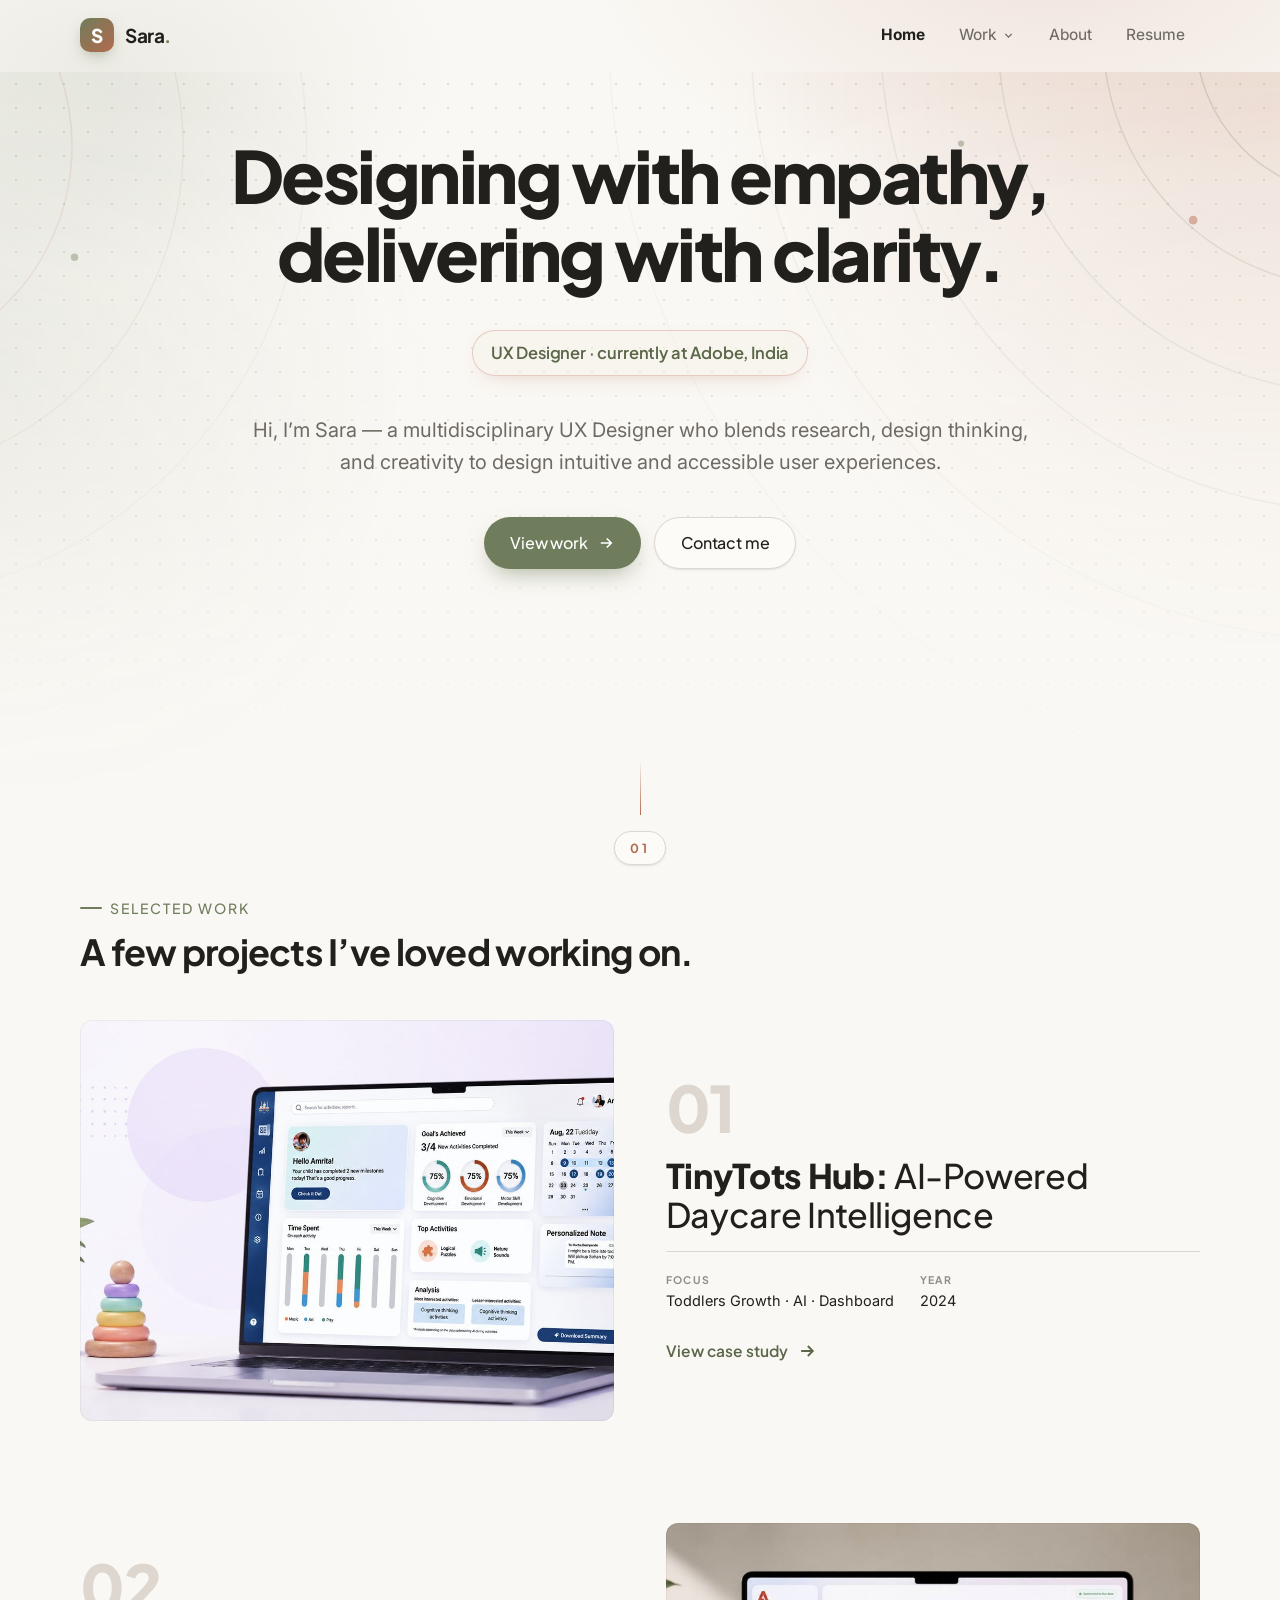
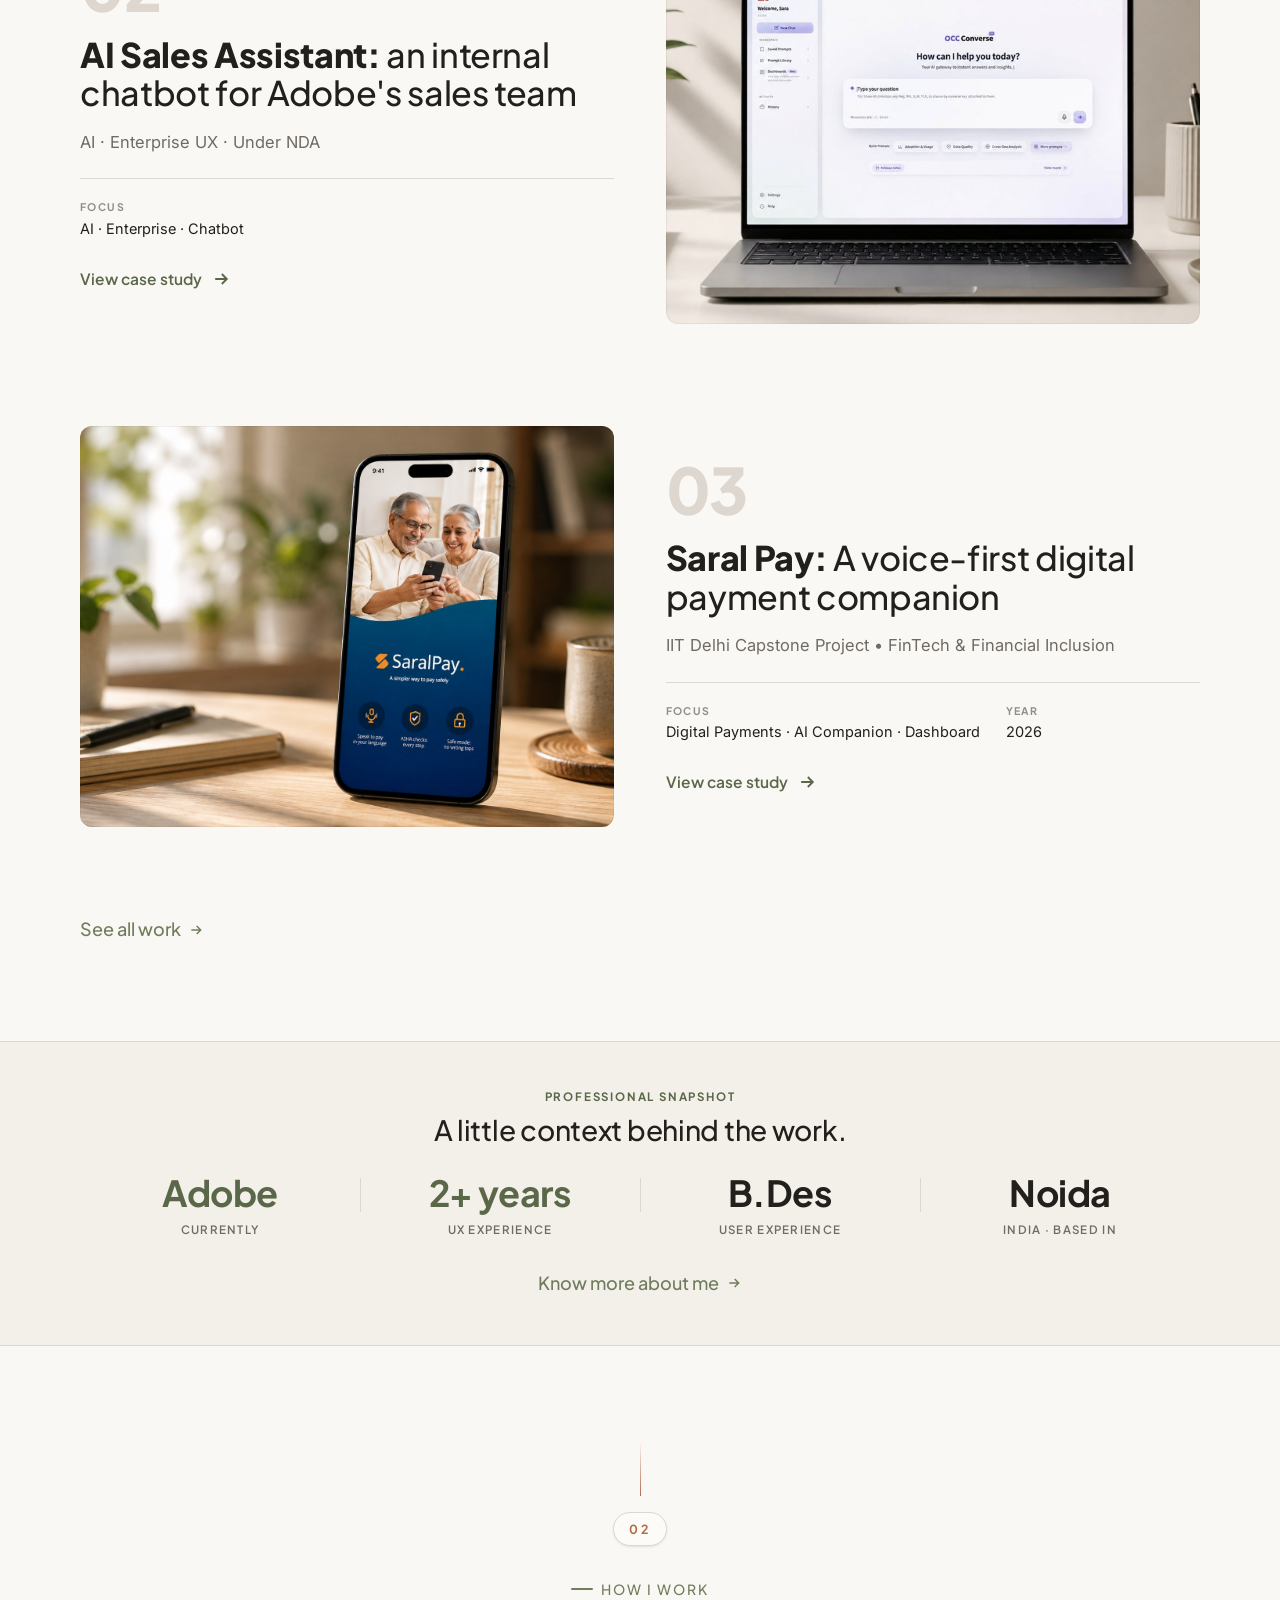
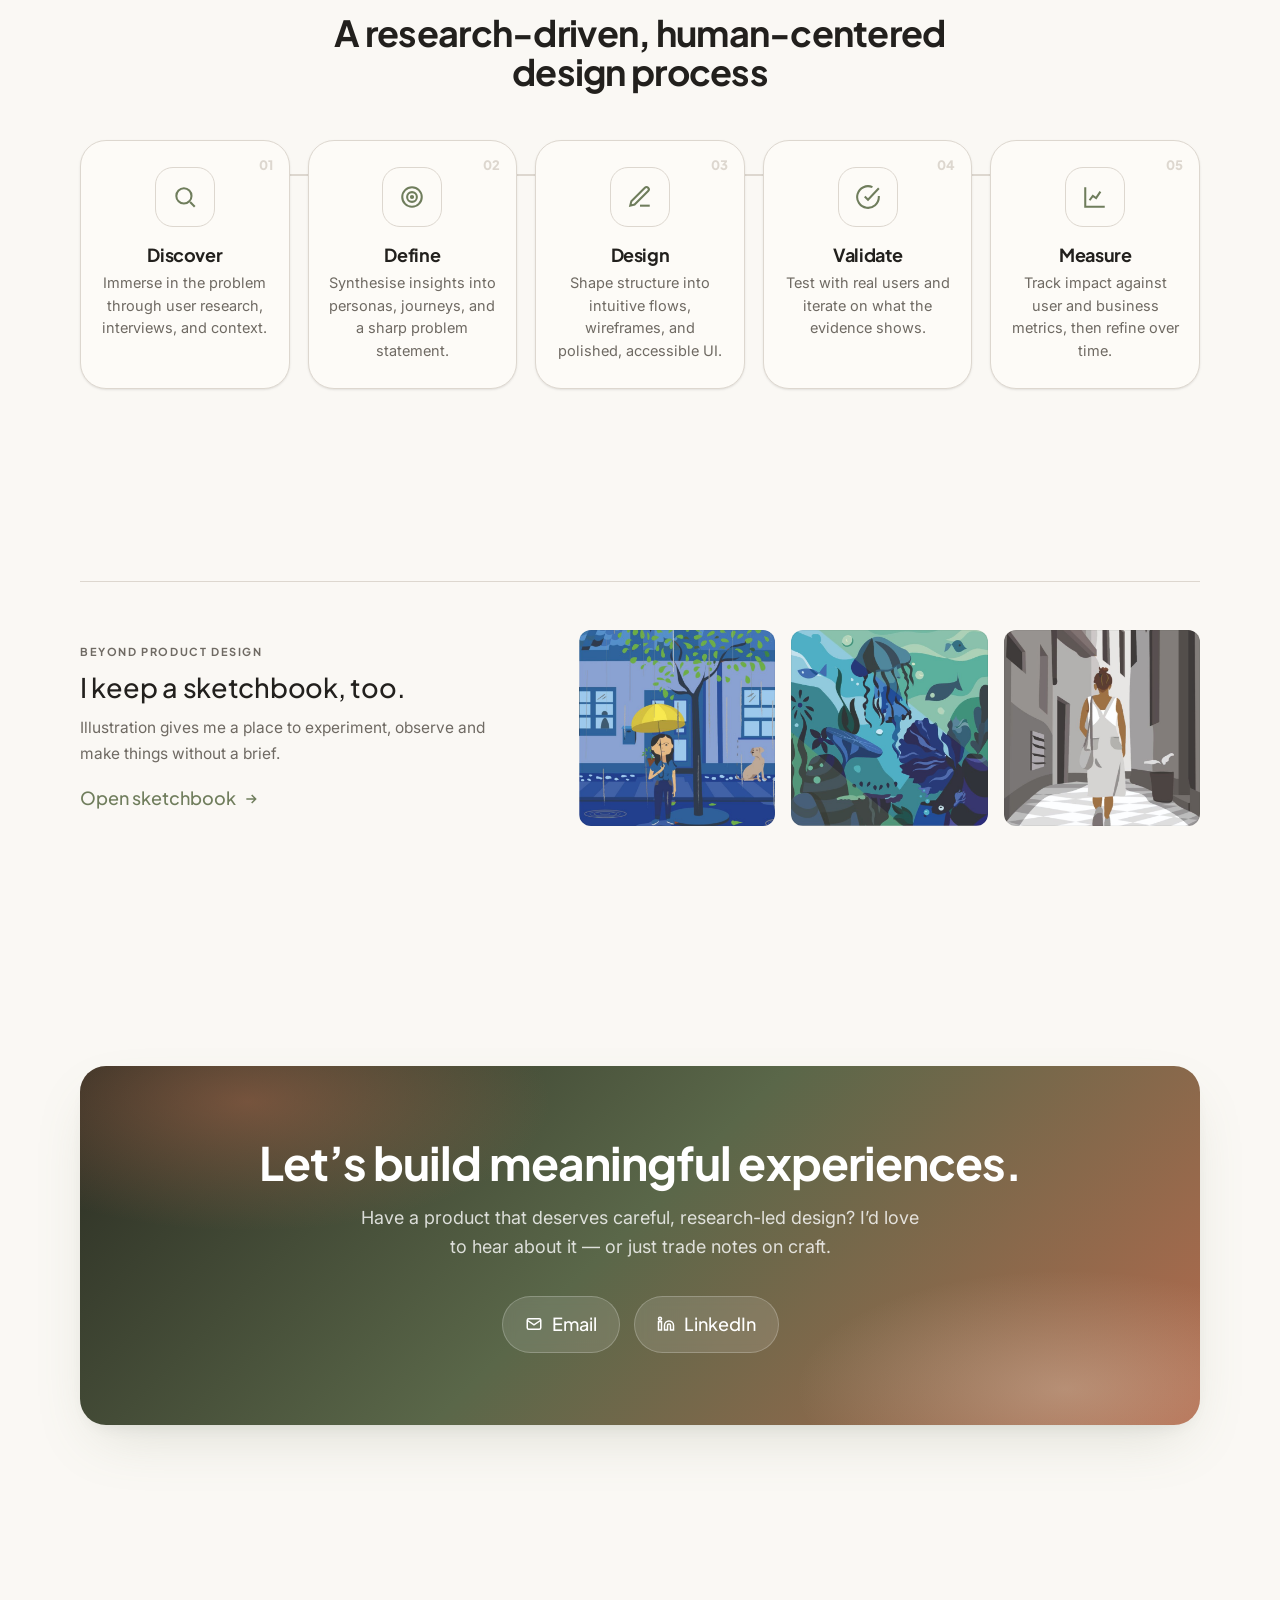
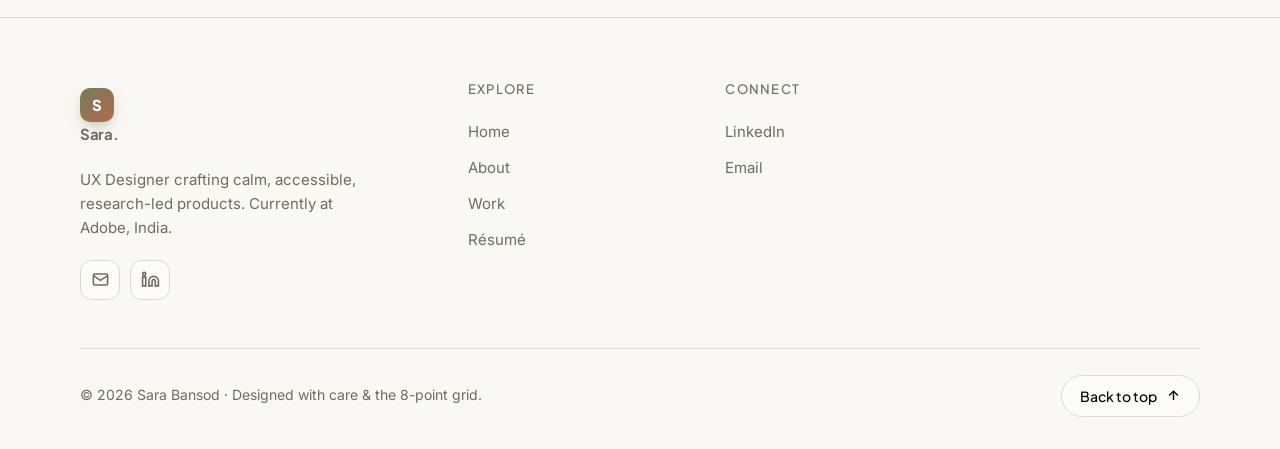
<file: site/index.html>
<!DOCTYPE html>
<html lang="en">
<head>
<meta charset="UTF-8" />
<meta name="viewport" content="width=device-width, initial-scale=1.0" />
<title>Sara Bansod — UX Designer Portfolio</title>
<meta name="description" content="Portfolio of Sara Bansod, UX Designer. Case studies in research-led product design, design systems, and accessible interfaces." />

<link rel="preconnect" href="https://fonts.googleapis.com" />
<link rel="preconnect" href="https://fonts.gstatic.com" crossorigin />
<link href="https://fonts.googleapis.com/css2?family=Inter:wght@400;450;500;600;700&family=Plus+Jakarta+Sans:wght@400;500;600;700;800&display=swap" rel="stylesheet" />
<link href="https://api.fontshare.com/v2/css?f[]=satoshi@400,500,700,900&display=swap" rel="stylesheet" />

<link rel="icon" href="data:image/svg+xml,%3Csvg xmlns='http://www.w3.org/2000/svg' viewBox='0 0 64 64'%3E%3Crect width='64' height='64' rx='14' fill='%23B46A4D'/%3E%3Ctext x='32' y='45' font-family='Georgia,serif' font-size='38' font-weight='700' fill='%23fff' text-anchor='middle'%3ES%3C/text%3E%3C/svg%3E" />
<link rel="stylesheet" href="style.css">
</head>
<body>

<!-- ===================== NAV ===================== -->
<header class="nav" id="nav">
  <div class="container">
    <a class="logo" href="#home" data-nav>
      <span class="logo-mark">S</span>
      <span>Sara<span style="color:var(--primary)">.</span></span>
    </a>
    <nav class="nav-links" id="navLinks" aria-label="Primary">
      <a href="#home" data-nav>Home</a>
      <div class="nav-dd">
        <a href="#work" data-nav data-tab="ux" class="nav-dd-toggle">Work
          <svg class="dd-caret" viewBox="0 0 24 24" fill="none" stroke="currentColor" stroke-width="2.4"><path d="m6 9 6 6 6-6"/></svg></a>
        <div class="nav-dd-menu">
          <a href="#work" data-nav data-tab="ux">UX Design</a>
          <a href="#work" data-nav data-tab="ink">Sketchbook</a>
        </div>
      </div>
      <a href="#about" data-nav>About</a>
      <a href="#about" data-nav data-scroll="resume">Resume</a>
    </nav>
    <div class="nav-cta">
      <button class="nav-toggle" id="navToggle" aria-label="Toggle menu" aria-expanded="false"><span></span></button>
    </div>
  </div>
</header>

<main id="app">

<!-- ============================================================
     HOME
     ============================================================ -->
<section class="page active" id="page-home">

  <!-- HERO -->
  <div class="hero">
    <div class="hero-bg" id="heroBg" aria-hidden="true">
      <div class="hb-dots"></div>
      <svg class="hb-art" viewBox="0 0 1440 720" preserveAspectRatio="xMidYMin slice" xmlns="http://www.w3.org/2000/svg">
        <defs>
          <radialGradient id="hbG1" cx="50%" cy="50%" r="50%">
            <stop offset="0" stop-color="#B46A4D" stop-opacity=".16"/><stop offset="1" stop-color="#B46A4D" stop-opacity="0"/>
          </radialGradient>
          <radialGradient id="hbG2" cx="50%" cy="50%" r="50%">
            <stop offset="0" stop-color="#6F7D5C" stop-opacity=".15"/><stop offset="1" stop-color="#6F7D5C" stop-opacity="0"/>
          </radialGradient>
        </defs>
        <circle cx="1230" cy="30" r="450" fill="url(#hbG1)"/>
        <circle cx="150" cy="240" r="400" fill="url(#hbG2)"/>
        <g class="hb-ring">
          <circle cx="1300" cy="-30" r="130" opacity=".24"/>
          <circle cx="1300" cy="-30" r="205" opacity=".19"/>
          <circle cx="1300" cy="-30" r="290" opacity=".15"/>
          <circle cx="1300" cy="-30" r="385" opacity=".11"/>
          <circle cx="1300" cy="-30" r="490" opacity=".08"/>
          <circle cx="1300" cy="-30" r="605" opacity=".055"/>
        </g>
        <g class="hb-ring2">
          <circle cx="80" cy="60" r="100" opacity=".20"/>
          <circle cx="80" cy="60" r="180" opacity=".14"/>
          <circle cx="80" cy="60" r="270" opacity=".10"/>
          <circle cx="80" cy="60" r="370" opacity=".065"/>
        </g>
        <circle cx="1168" cy="120" r="3.5" fill="#B46A4D" opacity=".55"/>
        <circle cx="262" cy="150" r="3" fill="#6F7D5C" opacity=".5"/>
        <circle cx="980" cy="58" r="2.5" fill="#6F7D5C" opacity=".45"/>
        <circle cx="1360" cy="300" r="2.5" fill="#B46A4D" opacity=".4"/>
      </svg>
    </div>
    <div class="container hero-grid">
      <div class="hero-copy">
        <h1 class="h-hero reveal d1">Designing with empathy, delivering with clarity.</h1>
        <div class="hero-role reveal d2"><mark class="hl">UX Designer · currently at Adobe, India</mark></div>
        <p class="lead reveal d2">Hi, I’m Sara — a multidisciplinary UX Designer who blends research, design thinking, and creativity to design intuitive and accessible user experiences.</p>
        <div class="hero-cta reveal d3">
          <a href="#work" data-nav data-tab="ux" class="btn btn-primary cta-underline"><span>View work</span>
            <svg viewBox="0 0 24 24" fill="none" stroke="currentColor" stroke-width="2.2"><path d="M5 12h14M13 6l6 6-6 6"/></svg>
            <svg class="u-draw" viewBox="0 0 200 12" preserveAspectRatio="none" aria-hidden="true"><path d="M3 8 C 40 3, 80 11, 120 6 S 180 3, 197 7"/></svg></a>
          <a href="#contact-anchor" data-nav data-scroll="contact" class="btn btn-ghost">Contact me</a>
        </div>
      </div>

    </div>
  </div>


  <!-- FEATURED PROJECTS -->
  <div class="section">
    <div class="container">
      <div class="chapter reveal"><span class="ch-line"></span><span class="ch-num">01</span></div>
      <div class="section-head reveal">
        <span class="eyebrow">Selected work</span>
        <h2 class="h-section">A few projects I’ve loved working on.</h2>
      </div>
      <div class="feat-list" id="featuredGrid"><!-- injected --></div>
      <div style="margin-top:clamp(48px,7vw,88px)"><a href="#work" data-nav data-tab="ux" class="btn-link">See all work
        <svg viewBox="0 0 24 24" fill="none" stroke="currentColor" stroke-width="2.2"><path d="M5 12h14M13 6l6 6-6 6"/></svg></a></div>
    </div>
  </div>

  <!-- PROFESSIONAL STATS -->
  <div class="snapshot-band">
    <div class="section">
      <div class="container">
        <div class="prostats reveal">
          <div class="ps-head">
            <p class="ps-eyebrow">Professional snapshot</p>
            <h2 class="ps-title">A little context behind the work.</h2>
          </div>
          <div class="ps-row">
            <div class="ps-item lead-stat"><p class="ps-v">Adobe</p><p class="ps-k">Currently</p></div>
            <div class="ps-item lead-stat"><p class="ps-v">2+ years</p><p class="ps-k">UX experience</p></div>
            <div class="ps-item"><p class="ps-v">B.Des</p><p class="ps-k">User experience</p></div>
            <div class="ps-item"><p class="ps-v">Noida</p><p class="ps-k">India · Based in</p></div>
          </div>
          <div class="ps-cta"><a href="#about" data-nav class="btn-link">Know more about me
            <svg viewBox="0 0 24 24" fill="none" stroke="currentColor" stroke-width="2.2"><path d="M5 12h14M13 6l6 6-6 6"/></svg></a></div>
        </div>
      </div>
    </div>
  </div>

  <!-- DESIGN PROCESS -->
  <div class="section">
    <div class="container">
      <div class="chapter reveal"><span class="ch-line"></span><span class="ch-num">02</span></div>
      <div class="section-head center reveal">
        <span class="eyebrow" style="justify-content:center">How I work</span>
        <h2 class="h-section">A research-driven, human-centered design process</h2>
      </div>
      <div class="proc-grid">
        <div class="proc-line"></div>
        <div class="proc card reveal">
          <span class="num">01</span>
          <div class="pic"><svg viewBox="0 0 24 24" fill="none" stroke="currentColor" stroke-width="1.9"><circle cx="11" cy="11" r="7"/><path d="m21 21-4.3-4.3"/></svg></div>
          <h4>Discover</h4><p>Immerse in the problem through user research, interviews, and context.</p>
        </div>
        <div class="proc card reveal d1">
          <span class="num">02</span>
          <div class="pic"><svg viewBox="0 0 24 24" fill="none" stroke="currentColor" stroke-width="1.9"><circle cx="12" cy="12" r="9"/><circle cx="12" cy="12" r="4.5"/><circle cx="12" cy="12" r="1"/></svg></div>
          <h4>Define</h4><p>Synthesise insights into personas, journeys, and a sharp problem statement.</p>
        </div>
        <div class="proc card reveal d2">
          <span class="num">03</span>
          <div class="pic"><svg viewBox="0 0 24 24" fill="none" stroke="currentColor" stroke-width="1.9"><path d="M12 20h9"/><path d="M16.5 3.5a2.12 2.12 0 0 1 3 3L7 19l-4 1 1-4Z"/></svg></div>
          <h4>Design</h4><p>Shape structure into intuitive flows, wireframes, and polished, accessible UI.</p>
        </div>
        <div class="proc card reveal d3">
          <span class="num">04</span>
          <div class="pic"><svg viewBox="0 0 24 24" fill="none" stroke="currentColor" stroke-width="1.9"><path d="M22 11.1V12a10 10 0 1 1-5.9-9.1"/><path d="M22 4 12 14.5l-3-3"/></svg></div>
          <h4>Validate</h4><p>Test with real users and iterate on what the evidence shows.</p>
        </div>
        <div class="proc card reveal d4">
          <span class="num">05</span>
          <div class="pic"><svg viewBox="0 0 24 24" fill="none" stroke="currentColor" stroke-width="1.9"><path d="M3 3v18h18"/><path d="M7 15l3-4 3 2 4-6"/></svg></div>
          <h4>Measure</h4><p>Track impact against user and business metrics, then refine over time.</p>
        </div>
      </div>
    </div>
  </div>

    <!-- SKETCHBOOK TEASER -->
  <div class="section">
    <div class="container">
      <div class="sk-teaser reveal">
        <div class="skt-grid">
          <div class="skt-text">
            <p class="skt-eyebrow">Beyond product design</p>
            <h3>I keep a sketchbook, too.</h3>
            <p class="skt-copy">Illustration gives me a place to experiment, observe and make things without a brief.</p>
            <a href="#work" data-nav data-tab="ink" class="btn-link">Open sketchbook
              <svg viewBox="0 0 24 24" fill="none" stroke="currentColor" stroke-width="2.2"><path d="M5 12h14M13 6l6 6-6 6"/></svg></a>
          </div>
          <div class="skt-art" id="sktArt"><!-- injected --></div>
        </div>
      </div>
    </div>
  </div>

  <!-- CONTACT CTA -->
  <div class="section" id="contact-anchor">
    <div class="container">
      <div class="cta-band reveal">
        <h2>Let’s build meaningful experiences.</h2>
        <p>Have a product that deserves careful, research-led design? I’d love to hear about it — or just trade notes on craft.</p>
        <div class="cta-links">
          <a href="mailto:sara24work@gmail.com"><svg viewBox="0 0 24 24" fill="none" stroke="currentColor" stroke-width="2"><rect x="3" y="5" width="18" height="14" rx="2"/><path d="m3 7 9 6 9-6"/></svg>Email</a>
          <a href="https://www.linkedin.com/in/sara-bansod" target="_blank" rel="noopener"><svg viewBox="0 0 24 24" fill="none" stroke="currentColor" stroke-width="2"><path d="M16 8a6 6 0 0 1 6 6v6h-4v-6a2 2 0 0 0-4 0v6h-4v-6a6 6 0 0 1 6-6zM2 9h4v11H2zM4 3a2 2 0 1 1 0 4 2 2 0 0 1 0-4z"/></svg>LinkedIn</a>
        </div>
      </div>
    </div>
  </div>
</section>

<!-- ============================================================
     ABOUT
     ============================================================ -->
<section class="page" id="page-about">
  <div class="container">

    <!-- CONVERSATIONAL INTRO -->
    <div class="about-intro reveal">
      <div class="a-photo"><img src="assets/img-01.jpg" alt="Sara Bansod"/><svg class="a-mark" viewBox="0 0 52 52" aria-hidden="true"><path d="M8 30 C 12 14, 30 8, 44 14 M40 9 l5 5 -6 4"/></svg></div>
      <div>
        <h1 class="a-hi">Hi, I&rsquo;m Sara. <span class="wave">&#128075;</span></h1>
        <div class="a-text">
          <p>I&rsquo;m a <strong>multidisciplinary UX Designer</strong> who enjoys bringing clarity to complexity. Through research, strategy, and creative exploration, I design intuitive and accessible experiences that balance what people need with what businesses aim to achieve. Exploring Customer Experience (CX) has further shaped my perspective, encouraging me to look at each interaction as part of a larger, connected journey.</p>
          <a href="#" class="btn btn-primary btn-sm a-resume" data-resume>
            <svg viewBox="0 0 24 24" fill="none" stroke="currentColor" stroke-width="2"><path d="M12 3v12m0 0 4-4m-4 4-4-4M4 21h16"/></svg>Download r&eacute;sum&eacute; (PDF)</a>
        </div>
      </div>
    </div>

    <!-- PRINCIPLES -->
    <div class="principles">
      <div class="section-head reveal"><span class="eyebrow">Approach</span><h2 class="h-section">What shapes how I design</h2></div>
      <div class="pr-grid">
        <div class="pr reveal"><span class="pr-n">01</span><h3>Making complexity understandable</h3><p>Design Thinking, for me, is about transforming complex challenges into intuitive, impactful solutions &mdash; not simplifying the problem, but making it easy to act on.</p></div>
        <div class="pr reveal d1"><span class="pr-n">02</span><h3>Designing around real user needs</h3><p>I solve at the intersection of user needs and business goals, combining user empathy with an understanding of business processes so the outcome creates value on both sides.</p></div>
        <div class="pr reveal"><span class="pr-n">03</span><h3>Thinking beyond individual screens</h3><p>Exploring Customer Experience broadened my perspective beyond individual interactions to the end-to-end journey &mdash; I design the flow, not just the frame.</p></div>
        <div class="pr reveal d1"><span class="pr-n">04</span><h3>Combining research and creative exploration</h3><p>I blend research, strategy and creativity &mdash; grounding decisions in what I learn, then exploring openly to find the intuitive path through.</p></div>
      </div>
    </div>
  </div>

<!-- EDUCATION + EXPERIENCE -->
  <div class="section">
    <div class="container two-col">
      <div class="reveal">
        <span class="eyebrow">Education</span>
        <h2 class="h-section" style="margin:14px 0 30px">Where I learned the craft</h2>
        <div class="timeline">
          <div class="tl-item">
            <div class="tl-when">2020 — 2024</div>
            <h4>B.Des in User Experience</h4>
            <div class="tl-org">Symbiosis Institute of Design</div>
          </div>
          <div class="tl-item">
            <div class="tl-when">Mar 2026 — Sep 2026</div>
            <h4>AI-led Innovation Certification</h4>
            <div class="tl-org">IIT Delhi</div>
          </div>
        </div>
      </div>
      <div class="reveal d1">
        <span class="eyebrow">Experience</span>
        <h2 class="h-section" style="margin:14px 0 30px">Where I’ve shipped</h2>
        <div class="timeline">
          <div class="tl-item">
            <div class="tl-when">2024 — Present · Full-time</div>
            <h4>UX Designer</h4>
            <div class="tl-org">Adobe · India</div>
            <ul class="dots">
              <li>Design end-to-end product experiences, from research through polished UI.</li>
            </ul>
          </div>
          <div class="tl-item">
            <div class="tl-when">2024 · Internship</div>
            <h4>UX Intern</h4>
            <div class="tl-org">DISQ by TCS</div>
            <ul class="dots">
              <li>Supported UX research and interface design across product features.</li>
            </ul>
          </div>
          <div class="tl-item">
            <div class="tl-when">2023 · Internship</div>
            <h4>UX Intern</h4>
            <div class="tl-org">Adobe</div>
            <ul class="dots">
              <li>Contributed to design explorations, prototyping, and usability testing.</li>
            </ul>
          </div>
        </div>
      </div>
    </div>
  </div>

  <!-- TOOLS -->
  <div class="section">
    <div class="container">
      <div class="section-head reveal"><span class="eyebrow">Toolkit</span><h2 class="h-section">Tools I reach for</h2></div>
      <div class="tools-grid" id="toolsGrid"><!-- injected --></div>
    </div>
  </div>

  <!-- SKILLS -->
  <div class="section" style="padding-top:0">
    <div class="container">
      <div class="section-head reveal"><span class="eyebrow">Strengths</span><h2 class="h-section">What I bring to a team</h2></div>
      <div class="skill-cloud reveal d1" id="skillsWrap"></div>
    </div>
  </div>

  <!-- OUTSIDE PRODUCT DESIGN -->
  <div class="section" style="padding-top:0">
    <div class="container">
      <div class="outside" style="border-top:none;padding-top:0">
        <div class="section-head reveal"><span class="eyebrow">Beyond the screen</span><h2 class="h-section">Outside product design</h2></div>
        <div class="out-grid reveal">
          <div class="out-copy">
            <p>When I&rsquo;m not designing products, I&rsquo;m usually illustrating. It&rsquo;s a creative practice that keeps my eye sharp &mdash; a space to experiment, observe, and think visually &mdash; and it feeds the same curiosity and craft I bring to research and creative exploration in my UX work.</p>
            <a href="#work" data-nav data-tab="ink" class="btn-link">Open the sketchbook
              <svg viewBox="0 0 24 24" fill="none" stroke="currentColor" stroke-width="2.2"><path d="M5 12h14M13 6l6 6-6 6"/></svg></a>
          </div>
          <div class="out-art">
            <figure><img src="assets/img-02.jpg" alt="The Yellow Umbrella" loading="lazy"/></figure>
            <figure><img src="assets/img-03.jpg" alt="One Afternoon" loading="lazy"/></figure>
          </div>
        </div>
      </div>
    </div>
  </div>

  <!-- CONTACT (about page) -->
  <div class="section" id="contact-section">
    <div class="container">
      <div class="section-head reveal"><span class="eyebrow">Contact</span><h2 class="h-section">Say hello</h2>
        <p class="lead">Tell me a little about your project or role. I usually reply within a day or two.</p></div>
      <div class="contact-grid">
        <div class="contact-info reveal">
          <div class="row"><span class="ci"><svg viewBox="0 0 24 24" fill="none" stroke="currentColor" stroke-width="2"><rect x="3" y="5" width="18" height="14" rx="2"/><path d="m3 7 9 6 9-6"/></svg></span><div><div class="k">Email</div><div class="v">sara24work@gmail.com</div></div></div>
          <div class="row"><span class="ci"><svg viewBox="0 0 24 24" fill="none" stroke="currentColor" stroke-width="2"><path d="M16 8a6 6 0 0 1 6 6v6h-4v-6a2 2 0 0 0-4 0v6h-4v-6a6 6 0 0 1 6-6zM2 9h4v11H2zM4 3a2 2 0 1 1 0 4 2 2 0 0 1 0-4z"/></svg></span><div><div class="k">LinkedIn</div><div class="v"><a href="https://www.linkedin.com/in/sara-bansod" target="_blank" rel="noopener" style="color:inherit;text-decoration:none">/in/sara-bansod</a></div></div></div>
          <div class="row"><span class="ci"><svg viewBox="0 0 24 24" fill="none" stroke="currentColor" stroke-width="2"><path d="M20 10c0 6-8 11-8 11s-8-5-8-11a8 8 0 0 1 16 0Z"/><circle cx="12" cy="10" r="3"/></svg></span><div><div class="k">Location</div><div class="v">Noida, India</div></div></div>
        </div>
        <form class="glass form reveal d1" id="contactForm" novalidate>
          <div class="field"><label for="cf-name">Name</label><input id="cf-name" name="name" type="text" placeholder="Your name" /><div class="msg">Please enter your name.</div></div>
          <div class="field"><label for="cf-email">Email</label><input id="cf-email" name="email" type="email" placeholder="you@company.com" /><div class="msg">Please enter a valid email.</div></div>
          <div class="field"><label for="cf-msg">Message</label><textarea id="cf-msg" name="message" placeholder="What are you working on?"></textarea><div class="msg">Please add a short message.</div></div>
          <button type="submit" class="btn btn-primary" style="width:100%">Send message
            <svg viewBox="0 0 24 24" fill="none" stroke="currentColor" stroke-width="2"><path d="m22 2-7 20-4-9-9-4Z"/><path d="M22 2 11 13"/></svg></button>
          <div class="form-note" id="formNote">Opening your email app with everything filled in — just press send there and it'll reach me directly.</div>
        </form>
      </div>
    </div>
  </div>
</section>

<!-- ============================================================
     PROJECTS
     ============================================================ -->
<section class="page" id="page-projects">
  <div class="page-hero">
    <div class="container">
      <span class="eyebrow reveal">Work</span>
      <h1 class="h-hero reveal d1">Selected work, thoughts &amp; explorations.</h1>
      <p class="lead reveal d2">UX case studies, visual design, and a sketchbook of illustration work — pick a lane.</p>
      <div class="work-tabs reveal d2" id="workTabs">
        <button class="work-tab active" data-tab="ux">UX Design</button>
        <button class="work-tab" data-tab="ink">Sketchbook</button>
      </div>
    </div>
  </div>
  <div class="section" style="padding-top:var(--s4)">
    <div class="container">
      <div class="work-panel active" data-panel="ux">
        <div class="pg-grid" id="uxGrid"><!-- injected --></div>
      </div>
      <div class="work-panel" data-panel="ink">
        <p class="ink-intro reveal">Illustration is a creative hobby I keep coming back to — a space to experiment, explore, and create freely. Here are a few of my favourites.</p>
        <div class="art-grid" id="artGrid"><!-- injected --></div>
      </div>
    </div>
  </div>
</section>

<!-- ============================================================
     CASE STUDY
     ============================================================ -->
<section class="page" id="page-case">
  <div class="cs-hero">
    <div class="container">
      <a href="#work" data-nav data-tab="ux" class="btn-link" style="margin-bottom:20px">
        <svg viewBox="0 0 24 24" fill="none" stroke="currentColor" stroke-width="2.2" style="transform:scaleX(-1)"><path d="M5 12h14M13 6l6 6-6 6"/></svg>All work</a>
      <div class="reveal">
        <span class="badge badge-solo" id="csBadge"><svg viewBox="0 0 24 24" fill="none" stroke="currentColor" stroke-width="2"><path d="M12 20h9"/><path d="M16.5 3.5a2.12 2.12 0 0 1 3 3L7 19l-4 1 1-4Z"/></svg>UX Case Study</span>
      </div>
      <h1 class="h-hero reveal d1" id="csTitle" style="font-size:clamp(32px,4.4vw,52px)">TinyTots Hub: AI-Powered Childcare Platform for Parents &amp; Daycare Providers</h1>
      <p class="lead reveal d2" id="csIntro">An AI- and IoT-powered platform that keeps parents connected to their child's daycare day — real-time updates, developmental insights, and intelligent support for parents and providers alike.</p>

      <div class="paper-cta reveal d2">
        <span class="pc-ico"><svg viewBox="0 0 24 24" fill="none" stroke="currentColor" stroke-width="2"><path d="M4 19.5A2.5 2.5 0 0 1 6.5 17H20"/><path d="M6.5 2H20v20H6.5A2.5 2.5 0 0 1 4 19.5v-15A2.5 2.5 0 0 1 6.5 2Z"/></svg></span>
        <span class="pc-txt"><b>Published research paper</b><span>Grounded in the secondary research &amp; findings from this project.</span></span>
        <a href="https://link.springer.com/chapter/10.1007/978-981-97-2079-8_21" target="_blank" rel="noopener" class="btn btn-primary btn-sm">Read the paper
          <svg viewBox="0 0 24 24" fill="none" stroke="currentColor" stroke-width="2"><path d="M7 17 17 7M7 7h10v10"/></svg></a>
      </div>

      <div class="cs-meta reveal d2">
        <div class="m"><div class="k">Timeline</div><div class="v">2024</div></div>
        <div class="m"><div class="k">My role</div><div class="v">UX Designer</div></div>
        <div class="m"><div class="k">Tools</div><div class="v">Figma · FigJam · Miro</div></div>
        <div class="m"><div class="k">Domain</div><div class="v">Childcare · EdTech · AI</div></div>
      </div>
      <div class="cs-cover reveal d3"><img src="assets/img-04.jpg" alt="TinyTots Hub — cover image" loading="lazy"/></div>
    </div>
  </div>

  <div class="container">
    <div class="cs-body">

            <div class="glance reveal">
<div class="g-problem">
          <p class="g-eyebrow"><svg viewBox="0 0 24 24" fill="none" stroke="currentColor" stroke-width="2" aria-hidden="true"><circle cx="12" cy="12" r="9"/><circle cx="12" cy="12" r="4"/><path d="M12 1v3M12 20v3M1 12h3M20 12h3"/></svg>The problem</p>
          <p class="g-stmt">Fragmented updates and limited visibility leave working parents worrying through the day &mdash; the journey runs drop-off &rarr; worry all day &rarr; scattered updates &rarr; considering switching daycare.</p>
        </div>
        <div class="g-body">
          <div class="g-insight">
            <p class="gi-tag">Key insight <svg viewBox="0 0 24 24" fill="none" stroke="currentColor" stroke-width="2.4"><path d="M7 17 17 7M9 7h8v8"/></svg></p>
            <p class="gi-lead">The real gap wasn't more data, it was <strong>trusted, personalised visibility</strong> into a child's development &mdash; delivered in a way that feels safe and approachable.</p>
            <p class="gi-ev">From 15 research articles and 3 parent interviews.</p>
          </div>
          <div class="g-decisions">
            <p class="gd-h">Key design decisions</p>
            <div class="g-dec"><div class="gd-n">01</div><div><p class="gd-d">Turn passive smart-toy interactions into a <strong>readable development story</strong> &mdash; an AI loop that captures interactions and surfaces patterns, emotions and trends on a friendly dashboard.</p></div></div><div class="g-dec"><div class="gd-n">02</div><div><p class="gd-d">Adopt a <strong>soft, friendly, trustworthy palette</strong> with clear semantic roles for actions, success, insights and alerts, appropriate for a childcare product.</p></div></div>
          </div>
        </div>
        <div class="g-outcome">
          <p class="go-tag">Outcome &amp; learning</p>
          <p class="go-stmt">A research-led concept that reframes scattered daycare updates into personalised developmental insights and real-time activity for parents &mdash; a safer, more connected childcare experience.</p>
        </div>
      </div>

      <div class="cs-changed reveal">
        <div class="section-head"><span class="eyebrow">Outcomes</span><h2 style="font-size:clamp(22px,2.6vw,30px)">What changed</h2></div>
        <div class="wc-grid"><div class="wc"><span class="wc-tag">Learned</span><p class="wc-metric">15 articles · 3 interviews</p><p>Research made the real gap clear: parents needed <strong>trusted, personalised visibility</strong> into development, not more scattered updates.</p></div><div class="wc"><span class="wc-tag">Shipped</span><p>An <strong>AI-integrated smart-toy loop</strong> that turns interactions into patterns, emotions and trends on a friendly parent dashboard.</p></div><div class="wc"><span class="wc-tag">Improved</span><p>A <strong>soft, trustworthy design system</strong> with clear semantic roles for actions, success, insights and alerts, suited to a childcare product.</p></div></div>
      </div>

      <div class="process-gate" id="pgate-0">
        <p class="pg-eyebrow">Curious how I got there?</p>
        <h2>The research, explorations and iterations behind the final experience.</h2>
        <button type="button" class="process-toggle" aria-expanded="false" aria-controls="pdeep-0" data-ptoggle>
          <span class="pt-label">Explore the process</span>
          <svg viewBox="0 0 24 24" fill="none" stroke="currentColor" stroke-width="2.4"><path d="M6 9l6 6 6-6"/></svg>
        </button>
      </div>
      <div class="process-deep" id="pdeep-0" hidden>
        <div class="pd-inner">

      <div class="cs-section reveal">
        <span class="eyebrow">Overview</span>
        <h2>The challenge &amp; the solution</h2>
        <div class="cs-cards">
          <div class="c"><h4><svg viewBox="0 0 24 24" fill="none" stroke="currentColor" stroke-width="2"><path d="M10.29 3.86 1.82 18a2 2 0 0 0 1.71 3h16.94a2 2 0 0 0 1.71-3L13.71 3.86a2 2 0 0 0-3.42 0Z"/><path d="M12 9v4M12 17h.01"/></svg>The challenge</h4><p>Parents often struggle to stay connected with their child's daily experiences at daycare, relying on fragmented updates and limited visibility into their development.</p></div>
          <div class="c"><h4><svg viewBox="0 0 24 24" fill="none" stroke="currentColor" stroke-width="2"><path d="M12 2a7 7 0 0 0-4 12.7c.6.5 1 1.3 1 2.1h6c0-.8.4-1.6 1-2.1A7 7 0 0 0 12 2Z"/><path d="M9 18h6M10 22h4"/></svg>The solution</h4><p>TinyTots Hub leverages AI and IoT technology to deliver personalized developmental insights, real-time activity updates, and intelligent support for parents and daycare providers — creating a safer, more connected childcare experience.</p></div>
        </div>
      </div>

      <div class="cs-section reveal">
        <span class="eyebrow">About the project</span>
        <h2>Context &amp; users</h2>
        <div class="cs-cards">
          <div class="c"><h4><svg viewBox="0 0 24 24" fill="none" stroke="currentColor" stroke-width="2"><rect x="3" y="3" width="18" height="18" rx="2"/></svg>Industry</h4><p>Childcare &amp; EdTech — an AI- and IoT-powered daycare platform.</p></div>
          <div class="c"><h4><svg viewBox="0 0 24 24" fill="none" stroke="currentColor" stroke-width="2"><circle cx="9" cy="8" r="3"/><path d="M15 8a3 3 0 1 0 0-.01M2 21a7 7 0 0 1 14 0M15 14a7 7 0 0 1 7 7"/></svg>Users</h4><p>Working parents and daycare providers who need transparent, real-time communication.</p></div>
          <div class="c"><h4><svg viewBox="0 0 24 24" fill="none" stroke="currentColor" stroke-width="2"><path d="M12 2v20M2 12h20"/></svg>Business context</h4><p>Visibility and trust drive daycare retention — scattered updates push parents to consider switching.</p></div>
          <div class="c"><h4><svg viewBox="0 0 24 24" fill="none" stroke="currentColor" stroke-width="2"><path d="M10.29 3.86 1.82 18a2 2 0 0 0 1.71 3h16.94a2 2 0 0 0 1.71-3L13.71 3.86a2 2 0 0 0-3.42 0Z"/><path d="M12 9v4M12 17h.01"/></svg>Challenges &amp; constraints</h4><p>Fragmented updates, safety and privacy concerns, and blending AI/IoT into a warm, human experience.</p></div>
        </div>
      </div>

      <div class="cs-section reveal">
        <span class="eyebrow">Research</span>
        <h2>A research-led foundation</h2>
        <p>Discovery paired <strong>secondary research</strong> across child development and emerging technology with <strong>primary interviews</strong>, then synthesised everything into insights, an AI-assistant concept, and the information architecture.</p>
        <div class="metrics" style="grid-template-columns:repeat(2,1fr);max-width:520px">
          <div class="metric"><div class="big">15</div><div class="lbl">Research articles reviewed</div></div>
          <div class="metric"><div class="big">3</div><div class="lbl">Parent interviews</div></div>
        </div>
        <div class="cs-cards" style="margin-top:24px">
          <div class="c"><h4>Secondary research</h4><p>Literature review (15 articles), child-development research, and existing tech — AI, IoT, VR, AR, smart learning — plus opportunities &amp; challenges.</p></div>
          <div class="c"><h4>User interviews (3 parents)</h4><p>Existing communication systems, user goals, journeys, and needs.</p></div>
          <div class="c"><h4>Key insights</h4><p>Problem statement, opportunity areas, and design goals.</p></div>
          <div class="c"><h4>AI assistant concept</h4><p>Feature brainstorming, personalized experience, smart monitoring, and feature prioritisation.</p></div>
        </div>
      </div>

      <div class="cs-section reveal">
        <span class="eyebrow">The user</span>
        <h2>Meet the parent</h2>
        <p><strong>Priya, a working parent</strong>, wants a good daycare experience for her son and herself. Her day runs: drop-off → worry all day → scattered updates → considering switching.</p>
        <div class="pv"><div class="pv-top"><div class="pv-card"><div class="pv-head"><div class="pv-av">RS</div><div><h3>Riddhi Sharma</h3><div class="pv-kv"><b>Age:</b> 34 &nbsp; <b>Status:</b> Married<br><b>Location:</b> Pune<br><b>Education:</b> MBA</div></div></div><div class="cs-quote" style="margin:14px 0">I wish I could be more involved in the development process of my child.</div><div class="pv-tags"><span>Hardworking</span><span>Tech-savvy</span><span>Multitasker</span></div></div><div class="pv-card"><h4 style="font-family:var(--font-display);font-size:16px;margin:0 0 16px">Personality</h4><div class="pv-slider"><div class="labs"><span>Realistic</span><span>Idealistic</span></div><div class="pv-track"><div class="pv-knob" style="left:55%"></div></div></div><div class="pv-slider"><div class="labs"><span>Analytical</span><span>Creative</span></div><div class="pv-track"><div class="pv-knob" style="left:30%"></div></div></div><div class="pv-slider"><div class="labs"><span>Passive</span><span>Active</span></div><div class="pv-track"><div class="pv-knob" style="left:78%"></div></div></div><h4 style="font-family:var(--font-display);font-size:16px;margin:22px 0 10px">Apps</h4><div class="pv-tags"><span>WhatsApp</span><span>YouTube</span><span>FirstCry</span></div></div></div><h3 class="pv-h">About</h3><p class="pv-bio" style="max-width:70ch">Riddhi is a dedicated working parent who places a high priority on her children's well-being and development. As a marketing manager, she has a demanding job that requires her to balance her professional responsibilities with her family life. Riddhi values her career but also wants to ensure that her children receive the best care and support, especially during their time at daycare.</p><div class="pv-grid"><div class="pv-col"><h5>Goals</h5><div class="pv-notes"><div class="pv-note" style="background:#CDE9CE">Monitoring her child's development.</div><div class="pv-note" style="background:#CDE9CE">Consistent and transparent communication from daycare staff.</div><div class="pv-note" style="background:#CDE9CE">Ensuring quality care.</div><div class="pv-note" style="background:#CDE9CE">Integration of learnings.</div></div></div><div class="pv-col"><h5>Motivation</h5><div class="pv-notes"><div class="pv-note" style="background:#FBEFC0">Organized systems with clear communications.</div><div class="pv-note" style="background:#FBEFC0">Use of digital solutions in the system.</div></div></div><div class="pv-col"><h5>Frustrations</h5><div class="pv-notes"><div class="pv-note" style="background:#F6C9BE">Demanding job.</div><div class="pv-note" style="background:#F6C9BE">Lack of insights from daycare staff.</div><div class="pv-note" style="background:#F6C9BE">Communication gaps.</div><div class="pv-note" style="background:#F6C9BE">Balancing work, parenting, and other responsibilities sometimes leave her overwhelmed.</div></div></div></div></div>
        <div class="tt-trig"><div class="tt-intent"><div class="lc"><div class="ic"><svg viewBox="0 0 24 24" fill="none" stroke="currentColor" stroke-width="1.8"><circle cx="12" cy="12" r="9"/><path d="M12 7v5l3 2"/></svg></div><div class="k">Intent:</div><p>To drop her son at daycare on time</p></div><div><p class="tt-trigline"><b>Trigger:</b> Wakes up early and starts completing the household chores and getting ready.</p><div class="tt-step "><span class="d"><svg viewBox="0 0 24 24" fill="currentColor"><circle cx="12" cy="12" r="5"/></svg></span><p>Drops her son at daycare and goes to her office</p></div><div class="tt-step pain"><span class="d"><svg viewBox="0 0 24 24" fill="currentColor"><path d="M13 2 3 14h7l-1 8 10-12h-7z"/></svg></span><p>Feels guilty for leaving her child and is concerned about his safety</p></div><div class="tt-step "><span class="d"><svg viewBox="0 0 24 24" fill="currentColor"><circle cx="12" cy="12" r="5"/></svg></span><p>Gets notifications about her son's activities after every 2 hours.</p></div><div class="tt-step pain"><span class="d"><svg viewBox="0 0 24 24" fill="currentColor"><path d="M13 2 3 14h7l-1 8 10-12h-7z"/></svg></span><p>It can sometimes be distracting to receive messages constantly.</p></div><div class="tt-step "><span class="d"><svg viewBox="0 0 24 24" fill="currentColor"><circle cx="12" cy="12" r="5"/></svg></span><p>Calls the day care staff during lunch break to check on her son as he was ill till yesterday.</p></div><div class="tt-step "><span class="d"><svg viewBox="0 0 24 24" fill="currentColor"><circle cx="12" cy="12" r="5"/></svg></span><p>Asks them to let him relax today and keep her updated about his today's sleep schedule.</p></div><div class="tt-step "><span class="d"><svg viewBox="0 0 24 24" fill="currentColor"><circle cx="12" cy="12" r="5"/></svg></span><p>Again receives lots of calls from them for the updates</p></div></div></div><div class="tt-intent"><div class="lc"><div class="ic"><svg viewBox="0 0 24 24" fill="none" stroke="currentColor" stroke-width="1.8"><path d="M17 21v-2a4 4 0 0 0-4-4H7a4 4 0 0 0-4 4v2"/><circle cx="10" cy="8" r="3.5"/><path d="M12 13.5c1-1.2 3-1.2 4 0"/></svg></div><div class="k">Intent:</div><p>A good daycare experience for her child and for herself</p></div><div><p class="tt-trigline"><b>Trigger:</b> She starts looking for some other daycare which will have a better communication and tracking system.</p><div class="tt-step pain"><span class="d"><svg viewBox="0 0 24 24" fill="currentColor"><path d="M13 2 3 14h7l-1 8 10-12h-7z"/></svg></span><p>She looks on different websites, but none of the daycares have a good tracking system or a personalized care for her child.</p></div><div class="tt-step "><span class="d"><svg viewBox="0 0 24 24" fill="currentColor"><circle cx="12" cy="12" r="5"/></svg></span><p>She starts inquiring people around her for a good daycare.</p></div></div></div></div>
        <p class="muted" style="margin-top:20px">Primary persona — <strong>Riddhi Sharma</strong>, 34, Pune · MBA · married. Hardworking, tech-savvy, and a multitasker. Goals: monitor her child's development, transparent daycare communication, and quality care. Frustrations: a demanding job, few insights from staff, communication gaps, and the overwhelm of balancing work and parenting.</p>
      </div>

      <div class="cs-section reveal">
        <span class="eyebrow">Flows &amp; architecture</span>
        <h2>User flow &amp; information architecture</h2>
        <div class="flow-elev"><svg viewBox="0 0 1220 580" style="min-width:0;margin-top:8px"><defs><marker id="ta" markerWidth="10" markerHeight="10" refX="7" refY="3" orient="auto"><path d="M0,0 L7,3 L0,6 Z" fill="#8a8178"/></marker></defs><circle cx="45" cy="150" r="27" fill="#9c5940"/><text x="45" y="154" text-anchor="middle" font-size="12.5" fill="#fff" font-family="Inter,sans-serif"><tspan x="45" dy="0">Start</tspan></text><rect x="88" y="124" width="125" height="52" rx="9" fill="#6F7D5C"/><text x="150.5" y="154.0" text-anchor="middle" font-size="12" fill="#fff" font-family="Inter,sans-serif"><tspan x="150.5" dy="0">Splash Screen</tspan></text><path d="M320,104 L390,150 L320,196 L250,150 Z" fill="#D9C8B3" stroke="#B46A4D"/><text x="320" y="147" text-anchor="middle" font-size="11.5" fill="#33291f" font-family="Inter,sans-serif"><tspan x="320" dy="0">Already a</tspan><tspan x="320" dy="14">member?</tspan></text><circle cx="320" cy="58" r="17" fill="#B46A4D"/><text x="320" y="62" text-anchor="middle" font-size="11" fill="#fff" font-family="Inter,sans-serif"><tspan x="320" dy="0">No</tspan></text><rect x="398" y="34" width="118" height="48" rx="9" fill="#6F7D5C"/><text x="457.0" y="62.0" text-anchor="middle" font-size="12" fill="#fff" font-family="Inter,sans-serif"><tspan x="457.0" dy="0">Sign Up</tspan></text><circle cx="320" cy="246" r="17" fill="#B46A4D"/><text x="320" y="250" text-anchor="middle" font-size="11" fill="#fff" font-family="Inter,sans-serif"><tspan x="320" dy="0">Yes</tspan></text><rect x="398" y="222" width="118" height="48" rx="9" fill="#6F7D5C"/><text x="457.0" y="250.0" text-anchor="middle" font-size="12" fill="#fff" font-family="Inter,sans-serif"><tspan x="457.0" dy="0">Sign In</tspan></text><rect x="578" y="124" width="118" height="52" rx="9" fill="#6F7D5C"/><text x="637.0" y="154.0" text-anchor="middle" font-size="12" fill="#fff" font-family="Inter,sans-serif"><tspan x="637.0" dy="0">Dashboard</tspan></text><path d="M750,124 L876,124 L862,176 L736,176 Z" fill="#EADFCB" stroke="#c9b393"/><text x="806.0" y="147.0" text-anchor="middle" font-size="12" fill="#33291f" font-family="Inter,sans-serif"><tspan x="806.0" dy="0">Scroll through</tspan><tspan x="806.0" dy="14">the options</tspan></text><path d="M932,110 L1104,110 L1090,190 L918,190 Z" fill="#EADFCB" stroke="#c9b393"/><text x="1011.0" y="136.0" text-anchor="middle" font-size="11.5" fill="#33291f" font-family="Inter,sans-serif">Click on <tspan font-weight="700">View More</tspan> for</text><text x="1011.0" y="152.0" text-anchor="middle" font-size="11.5" fill="#33291f" font-family="Inter,sans-serif">Cognitive Development</text><text x="1011.0" y="168.0" text-anchor="middle" font-size="11.5" fill="#33291f" font-family="Inter,sans-serif">category</text><rect x="930" y="214" width="155" height="64" rx="9" fill="#6F7D5C"/><text x="1007.5" y="236.0" text-anchor="middle" font-size="12" fill="#fff" font-family="Inter,sans-serif"><tspan x="1007.5" dy="0">Cognitive</tspan><tspan x="1007.5" dy="14">Development</tspan><tspan x="1007.5" dy="14">Summary page</tspan></text><path d="M932,306 L1093,306 L1079,362 L918,362 Z" fill="#EADFCB" stroke="#c9b393"/><text x="1005.5" y="331.0" text-anchor="middle" font-size="12" fill="#33291f" font-family="Inter,sans-serif"><tspan x="1005.5" dy="0">Add Filters (New</tspan><tspan x="1005.5" dy="14">By, Activities)</tspan></text><rect x="978" y="428" width="140" height="52" rx="9" fill="#6F7D5C"/><text x="1048.0" y="458.0" text-anchor="middle" font-size="12" fill="#fff" font-family="Inter,sans-serif"><tspan x="1048.0" dy="0">Activity Details</tspan></text><path d="M802,424 L938,424 L924,484 L788,484 Z" fill="#EADFCB" stroke="#c9b393"/><text x="863.0" y="451.0" text-anchor="middle" font-size="12" fill="#33291f" font-family="Inter,sans-serif"><tspan x="863.0" dy="0">Scroll through</tspan><tspan x="863.0" dy="14">the details</tspan></text><rect x="636" y="428" width="118" height="52" rx="9" fill="#6F7D5C"/><text x="695.0" y="458.0" text-anchor="middle" font-size="12" fill="#fff" font-family="Inter,sans-serif"><tspan x="695.0" dy="0">View Graph</tspan></text><path d="M480,424 L606,424 L592,484 L466,484 Z" fill="#EADFCB" stroke="#c9b393"/><text x="536.0" y="458.0" text-anchor="middle" font-size="12" fill="#33291f" font-family="Inter,sans-serif"><tspan x="536.0" dy="0">Click on Download</tspan></text><path d="M340,408 L410,454 L340,500 L270,454 Z" fill="#D9C8B3" stroke="#B46A4D"/><text x="340" y="451" text-anchor="middle" font-size="11.5" fill="#33291f" font-family="Inter,sans-serif"><tspan x="340" dy="0">Save as</tspan><tspan x="340" dy="14">suggested?</tspan></text><circle cx="340" cy="362" r="17" fill="#B46A4D"/><text x="340" y="366" text-anchor="middle" font-size="11" fill="#fff" font-family="Inter,sans-serif"><tspan x="340" dy="0">Yes</tspan></text><circle cx="340" cy="548" r="17" fill="#B46A4D"/><text x="340" y="552" text-anchor="middle" font-size="11" fill="#fff" font-family="Inter,sans-serif"><tspan x="340" dy="0">No</tspan></text><circle cx="180" cy="454" r="27" fill="#9c5940"/><text x="180" y="458" text-anchor="middle" font-size="12.5" fill="#fff" font-family="Inter,sans-serif"><tspan x="180" dy="0">End</tspan></text><polyline points="72,150 88,150" fill="none" stroke="#8a8178" stroke-width="2" marker-end="url(#ta)"/><polyline points="213,150 250,150" fill="none" stroke="#8a8178" stroke-width="2" marker-end="url(#ta)"/><polyline points="320,127 320,75" fill="none" stroke="#8a8178" stroke-width="2" marker-end="url(#ta)"/><polyline points="337,58 398,58" fill="none" stroke="#8a8178" stroke-width="2" marker-end="url(#ta)"/><polyline points="516,58 547,58 547,124" fill="none" stroke="#8a8178" stroke-width="2" marker-end="url(#ta)"/><polyline points="320,173 320,229" fill="none" stroke="#8a8178" stroke-width="2" marker-end="url(#ta)"/><polyline points="337,246 398,246" fill="none" stroke="#8a8178" stroke-width="2" marker-end="url(#ta)"/><polyline points="516,246 547,246 547,176" fill="none" stroke="#8a8178" stroke-width="2" marker-end="url(#ta)"/><polyline points="696,150 736,150" fill="none" stroke="#8a8178" stroke-width="2" marker-end="url(#ta)"/><polyline points="876,150 918,150" fill="none" stroke="#8a8178" stroke-width="2" marker-end="url(#ta)"/><polyline points="1011,190 1011,214" fill="none" stroke="#8a8178" stroke-width="2" marker-end="url(#ta)"/><polyline points="1007,278 1007,306" fill="none" stroke="#8a8178" stroke-width="2" marker-end="url(#ta)"/><polyline points="1005,362 1005,428" fill="none" stroke="#8a8178" stroke-width="2" marker-end="url(#ta)"/><polyline points="978,454 938,454" fill="none" stroke="#8a8178" stroke-width="2" marker-end="url(#ta)"/><polyline points="788,454 754,454" fill="none" stroke="#8a8178" stroke-width="2" marker-end="url(#ta)"/><polyline points="636,454 620,454" fill="none" stroke="#8a8178" stroke-width="2" marker-end="url(#ta)"/><polyline points="466,454 410,454" fill="none" stroke="#8a8178" stroke-width="2" marker-end="url(#ta)"/><polyline points="323,437 340,379" fill="none" stroke="#8a8178" stroke-width="2" marker-end="url(#ta)"/><polyline points="340,471 340,531" fill="none" stroke="#8a8178" stroke-width="2" marker-end="url(#ta)"/><polyline points="270,454 207,454" fill="none" stroke="#8a8178" stroke-width="2" marker-end="url(#ta)"/></svg></div>
        <div class="ia-map"><div class="ia-flow"><span class="chip">Landing Page</span><span class="arw">&rarr;</span><span class="chip">Already a member?</span><span class="arw">&rarr;</span><div class="stack"><span class="chip">Sign Up</span><div class="sub"><span>User ID</span><span>Email ID</span><span>Create password</span><span>Confirm password</span></div><span class="chip">Sign In</span><div class="sub"><span>User ID / Email ID</span><span>Password</span></div></div><span class="arw">&rarr;</span><span class="chip">Allow app to send notification?</span><span class="arw">&rarr;</span><div class="stack"><span class="chip">Allow</span><span class="chip">Block</span></div><span class="arw">&rarr;</span><span class="chip hub">Tab Navigation</span></div><div class="ia-cols"><div class="ia-sec"><div class="hd">Overview</div><ul><li>Activities</li><li>Attendance</li><li><span>Calender</span><ul><li>Add / View</li></ul></li><li><span>Personalized Note</span><ul><li>View / Add</li><li>Save</li></ul></li></ul></div><div class="ia-sec"><div class="hd">Attendance</div><ul><li><span>Filters</span><ul><li>Timeline</li><li>Drop off / pick up</li></ul></li><li>Download</li></ul></div><div class="ia-sec"><div class="hd">Settings</div><ul><li><span>Notification</span><ul><li>Notification Tone</li></ul></li><li><span>Customized Alerts</span><ul><li>Set Alert Tone</li></ul></li><li><span>Themes</span><ul><li>Select Activity</li></ul></li><li>Logout</li></ul></div><div class="ia-sec"><div class="hd">Activities</div><div class="ia-sub"><div class="ia-subcard"><div class="st">Music</div><ul><li>View By (Timeline)</li><li>Development Type</li><li>Photos / Videos</li><li>Details / Summary</li><li>Download Summary</li></ul></div><div class="ia-subcard"><div class="st">Creative &amp; Art</div><ul><li>View By (Timeline)</li><li>Development Type</li><li>Photos / Videos</li><li>Details / Summary</li><li>Download Summary</li></ul></div><div class="ia-subcard"><div class="st">Play</div><ul><li>View By (Timeline)</li><li>Development Type</li><li>Photos / Videos</li><li>Details / Summary</li><li>Download Summary</li></ul></div><div class="ia-subcard"><div class="st">Other</div><ul><li>View By (Timeline)</li><li>Development Type</li><li>Photos / Videos</li><li>Details / Summary</li><li>Download Summary</li></ul></div></div></div><div class="ia-sec"><div class="hd">Profile</div><ul><li><span>Kid</span><ul><li>View / Edit Details</li><li>Upload Documents</li><li>Sleep Time</li><li>Meal Time</li></ul></li><li><span>Parent</span><ul><li>View / Edit Details</li></ul></li></ul></div></div></div>
      </div>

      <div class="cs-section reveal">
        <span class="eyebrow">How it works</span>
        <h2>The AI-integrated smart-toy loop</h2>
        <div class="decision reveal">
          <p class="d-tag">Design Decision 01</p>
          <div class="d-row">
            <div class="d-col"><p class="dk">What I noticed</p><p class="dv">Smart-toy sessions produced raw interaction data, but parents couldn't read it &mdash; they were left with scattered updates rather than understanding.</p></div>
            <div class="d-col"><p class="dk">What I changed</p><p class="dv">Designed an end-to-end loop where NLP interprets responses and AI extracts patterns, emotions and trends, then renders them as charts on a friendly dashboard.</p></div>
            <div class="d-col"><p class="dk">Why</p><p class="dv">It converts activity into a development story parents can trust and act on &mdash; directly answering the visibility gap surfaced in research.</p></div>
          </div>
        </div>

        <div class="hiw"><div class="hiw-row"><div class="hiw-card"><span class="hiw-n">1</span><p>Infant interacts with the AI smart toy.</p></div><span class="hiw-ar">&rarr;</span><div class="hiw-card"><span class="hiw-n">2</span><p>Mic + voice recognition capture verbal responses.</p></div><span class="hiw-ar">&rarr;</span><div class="hiw-card"><span class="hiw-n">3</span><p>Smart toy records the interactions.</p></div></div><div class="hiw-down"><svg viewBox="0 0 24 24" fill="none" stroke="currentColor" stroke-width="2.4"><path d="M12 5v14M6 13l6 6 6-6"/></svg></div><div class="hiw-row"><div class="hiw-card"><span class="hiw-n">4</span><p>AI extracts patterns, emotions and trends.</p></div><span class="hiw-ar">&rarr;</span><div class="hiw-card"><span class="hiw-n">5</span><p>Camera captures reactions; screen shows images.</p></div><span class="hiw-ar">&rarr;</span><div class="hiw-card"><span class="hiw-n">6</span><p>NLP helps interpret the infant's responses.</p></div></div><div class="hiw-down"><svg viewBox="0 0 24 24" fill="none" stroke="currentColor" stroke-width="2.4"><path d="M12 5v14M6 13l6 6 6-6"/></svg></div><div class="hiw-row"><div class="hiw-card"><span class="hiw-n">7</span><p>AI generates charts, graphs and analysis.</p></div><span class="hiw-ar">&rarr;</span><div class="hiw-card"><span class="hiw-n">8</span><p>Results shown on a friendly dashboard.</p></div><span class="hiw-ar">&rarr;</span><div class="hiw-card"><span class="hiw-n">9</span><p>Dashboard gives an overview over time.</p></div></div></div>
      </div>

      <div class="cs-section reveal">
        <span class="eyebrow">Design system</span>
        <h2>A soft, friendly, trustworthy palette</h2>
        <p>Built for a childcare &amp; AI-powered platform — approachable colour with clear semantic roles for actions, success, insights, and alerts.</p>
        <div class="palette">
          <div class="sw"><i style="background:#264B82"></i><span>#264B82</span></div>
          <div class="sw"><i style="background:#54A794"></i><span>#54A794</span></div>
          <div class="sw"><i style="background:#B55823"></i><span>#B55823</span></div>
          <div class="sw"><i style="background:#509EC3"></i><span>#509EC3</span></div>
          <div class="sw"><i style="background:#375A8D"></i><span>#375A8D</span></div>
          <div class="sw"><i style="background:#F4F5FA;border-color:#E2E8F0"></i><span>#F4F5FA</span></div>
          <div class="sw"><i style="background:#97ACC3"></i><span>#97ACC3</span></div>
          <div class="sw"><i style="background:#000000"></i><span>#000000</span></div>
        </div>
      </div>

      <div class="cs-section reveal">
        <span class="eyebrow">Final UI</span>
        <h2>The product, in a nutshell</h2>
        <div class="browser">
          <div class="bbar"><i></i><i></i><i></i><span class="burl">tinytots.app</span></div>
          <div class="bgrid">
            <div class="shot"><img src="assets/img-05.jpg" alt="TinyTots Hub login screen — Welcome back, with User ID and password fields" loading="lazy"/></div>
            <div class="shot"><img src="assets/img-06.jpg" alt="TinyTots Hub overview dashboard — today's milestone, goals achieved, time spent per activity, activity feed, and AI recommendations" loading="lazy"/></div>
            <div class="shot"><img src="assets/img-07.jpg" alt="TinyTots Hub attendance page — attendance rate, present/absent days, current streak, and a daily check-in/pickup log" loading="lazy"/></div>
            <div class="shot"><img src="assets/img-08.jpg" alt="TinyTots Hub activities page — music activities, song library, performance by category, and a moments photo gallery" loading="lazy"/></div>
          </div>
        </div>
      </div>

      <div class="cs-section reveal">
        <span class="eyebrow">Prototype</span>
        <h2>Interactive demo</h2>
        <p>A placeholder for the clickable prototype — drop your Figma or Framer embed here so visitors can walk the flow.</p>
        <div class="ph demo-ph"><span class="play"><span><svg viewBox="0 0 24 24" fill="currentColor"><path d="M8 5v14l11-7z"/></svg></span></span><span class="ph-label">Prototype demo — embed placeholder</span></div>
      </div>

        </div>
      </div>

      <div class="cs-lookback reveal">
        <div class="section-head"><span class="eyebrow">Reflection</span><h2 style="font-size:clamp(22px,2.6vw,30px)">Looking back</h2></div>
        <div class="lb-grid">
          <div class="lb"><p class="lb-k">What worked</p><p>The research-led framing held up: reframing scattered updates as a readable development story gave the concept a clear reason to exist.</p></div>
          <div class="lb"><p class="lb-k">What I would change</p><p>With more time I would pressure-test the concept with parents directly, beyond the three interviews, before committing to the dashboard model.</p></div>
          <div class="lb"><p class="lb-k">What I would explore next</p><p>Deeper into the AI loop &mdash; how NLP interpretation of a child&rsquo;s responses can stay trustworthy and privacy-safe as the data grows.</p></div>
        </div>
      </div>

      <div class="prevnext">
        <div class="pn prev" data-nav="#work" data-tab="ux"><div class="dir"><svg viewBox="0 0 24 24" fill="none" stroke="currentColor" stroke-width="2.2" style="transform:scaleX(-1)"><path d="M5 12h14M13 6l6 6-6 6"/></svg>Back to</div><h4>All UX work</h4></div>
        <div class="pn next" data-nav="#work" data-tab="ink"><div class="dir">Next<svg viewBox="0 0 24 24" fill="none" stroke="currentColor" stroke-width="2.2"><path d="M5 12h14M13 6l6 6-6 6"/></svg></div><h4>Sketchbook</h4></div>
      </div>

    </div>
  </div>
</section>

<section class="page" id="page-case-saathipay">
  <div class="cs-hero">
    <div class="container">
      <a href="#work" data-nav data-tab="ux" class="btn-link" style="margin-bottom:20px">
        <svg viewBox="0 0 24 24" fill="none" stroke="currentColor" stroke-width="2.2" style="transform:scaleX(-1)"><path d="M5 12h14M13 6l6 6-6 6"/></svg>All work</a>
      <div class="reveal">
        <span class="badge badge-team"><svg viewBox="0 0 24 24" fill="none" stroke="currentColor" stroke-width="2"><circle cx="9" cy="8" r="3"/><path d="M15 8a3 3 0 1 0 0-.01M2 21a7 7 0 0 1 14 0M15 14a7 7 0 0 1 7 7"/></svg>Team Project · Cognitive Load</span>
      </div>
      <h1 class="h-hero reveal d1" style="font-size:clamp(32px,4.4vw,52px)">Saral Pay: A voice-first digital payment companion</h1>
      <p class="lead reveal d2">Helping users with limited digital confidence — especially retired and older adults — make online payments independently, confidently, and securely, without fear of mistakes or needing help from others.</p>

      <div class="paper-cta reveal d2">
        <span class="pc-ico"><svg viewBox="0 0 24 24" fill="none" stroke="currentColor" stroke-width="2"><path d="M8 5v14l11-7z"/></svg></span>
        <span class="pc-txt"><b>See the prototype demo</b><span>Walk through the Saral Pay flow end to end.</span></span>
        <a href="https://youtu.be/zNCqPWBr5tQ" target="_blank" rel="noopener" class="btn btn-primary btn-sm">See demo
          <svg viewBox="0 0 24 24" fill="none" stroke="currentColor" stroke-width="2"><path d="M7 17 17 7M7 7h10v10"/></svg></a>
      </div>

      <div class="cs-meta reveal d2">
        <div class="m"><div class="k">Programme</div><div class="v">IIT Delhi · AI-led UX &amp; CX Innovation</div></div>
        <div class="m"><div class="k">Team</div><div class="v">Team project</div></div>
        <div class="m"><div class="k">Tools</div><div class="v">Figma · Lyssna · MS Office</div></div>
        <div class="m"><div class="k">Type</div><div class="v">Capstone project</div></div>
      </div>
      <div class="cs-cover cs-cover-tall reveal d3"><img src="assets/img-09.jpg" alt="Saral Pay cover" style="width:100%;height:100%;object-fit:cover"/></div>
    </div>
  </div>

  <div class="container">
    <div class="cs-body">

            <div class="glance reveal">
<div class="g-problem">
          <p class="g-eyebrow"><svg viewBox="0 0 24 24" fill="none" stroke="currentColor" stroke-width="2" aria-hidden="true"><circle cx="12" cy="12" r="9"/><circle cx="12" cy="12" r="4"/><path d="M12 1v3M12 20v3M1 12h3M20 12h3"/></svg>The problem</p>
          <p class="g-stmt">Low-confidence users feel uncertain paying online alone &mdash; afraid of mistakes and losing control, and frequently dependent on trusted family members for financial tasks.</p>
        </div>
        <div class="g-body">
          <div class="g-insight">
            <p class="gi-tag">Key insight <svg viewBox="0 0 24 24" fill="none" stroke="currentColor" stroke-width="2.4"><path d="M7 17 17 7M9 7h8v8"/></svg></p>
            <p class="gi-lead"><strong>The biggest barrier isn't digital literacy &mdash; it's digital confidence.</strong></p>
            <p class="gi-ev">Users already have smartphones and understand technology; the real barrier is confidence while handling money.</p>
          </div>
          <div class="g-decisions">
            <p class="gd-h">Key design decisions</p>
            <div class="g-dec"><div class="gd-n">01</div><div><p class="gd-d">Prioritise <strong>visibility, confirmation and control</strong> &mdash; see details, verify before confirming, and choose your level of AI help.</p></div></div><div class="g-dec"><div class="gd-n">02</div><div><p class="gd-d">Build reassurance into the flow with <strong>Payment Guard, confirmations, fraud alerts, OTP/PIN and a 10-second undo</strong>, giving users time to review and recover.</p></div></div>
          </div>
        </div>
        <div class="g-outcome">
          <p class="go-tag">Outcome &amp; learning</p>
          <p class="go-stmt">A design direction where clear payee details, predictable steps, visible status, warnings and recovery proved more reassuring than generic security messaging.</p>
        </div>
      </div>

      <div class="cs-changed reveal">
        <div class="section-head"><span class="eyebrow">Outcomes</span><h2 style="font-size:clamp(22px,2.6vw,30px)">What changed</h2></div>
        <div class="wc-grid"><div class="wc"><span class="wc-tag">Validated</span><p class="wc-metric">3 participants</p><p>Moderated usability testing (55+, retired, new to online payments) using Figma prototypes and Lyssna &mdash; the <strong>Bills Home screen performed best</strong>, with the highest task success.</p></div><div class="wc"><span class="wc-tag">Improved</span><p>Reassurance built into the flow &mdash; <strong>Payment Guard, confirmations, fraud alerts, OTP/PIN and a 10-second undo</strong> &mdash; gave users time to review and recover.</p></div><div class="wc"><span class="wc-tag">Learned</span><p>The biggest barrier isn&rsquo;t digital literacy &mdash; it&rsquo;s <strong>digital confidence</strong>. Clear details and recovery reassured more than generic security copy.</p></div></div>
      </div>

      <div class="process-gate" id="pgate-1">
        <p class="pg-eyebrow">Curious how I got there?</p>
        <h2>The research, explorations and iterations behind the final experience.</h2>
        <button type="button" class="process-toggle" aria-expanded="false" aria-controls="pdeep-1" data-ptoggle>
          <span class="pt-label">Explore the process</span>
          <svg viewBox="0 0 24 24" fill="none" stroke="currentColor" stroke-width="2.4"><path d="M6 9l6 6 6-6"/></svg>
        </button>
      </div>
      <div class="process-deep" id="pdeep-1" hidden>
        <div class="pd-inner">

      <div class="cs-section reveal">
        <span class="eyebrow">01 · Our topic &amp; the current landscape</span>
        <h2>Today's online payment situation in India</h2>
        <div class="cs-cards">
          <div class="c"><h4>2016: a mainstream shift</h4><p>UPI became the backbone of everyday payments in India — huge monthly volumes, broad bank connectivity.</p></div>
          <div class="c"><h4>Literacy &amp; comprehension gap</h4><p>Literacy (age 7+) is 80.9% — nearly 1 in 5 may struggle with written information; financial &amp; digital literacy is often lower.</p></div>
          <div class="c"><h4>Retired &amp; older users</h4><p>~153M Indians were 60+ in 2022, rising to ~347M by 2050 — not an edge case in financial design.</p></div>
          <div class="c"><h4>Digital access vs ability</h4><p>85.5% of households own a smartphone and 86.3% have internet — yet many lack the skills or confidence to transact alone.</p></div>
          <div class="c"><h4>Gender &amp; geography</h4><p>Internet use runs from 57.6% (rural women) to 85.5% (urban men) — interfaces must bridge language and exposure gaps.</p></div>
          <div class="c"><h4>Trust &amp; safety</h4><p>Fraud rose 10× to 2.8M cases by 2025 (~₹23,000 cr lost), prompting new RBI safeguards.</p></div>
        </div>
      </div>

      <div class="cs-section reveal">
        <span class="eyebrow">Key metrics</span>
        <h2>The scale of the opportunity</h2>
        <div class="metrics">
          <div class="metric"><div class="big">23.2B</div><div class="lbl">UPI transactions in May 2026 · ₹29.9 lakh crore</div></div>
          <div class="metric"><div class="big">85.5%</div><div class="lbl">Households with a smartphone · 86.3% with internet</div></div>
          <div class="metric"><div class="big">2.8M</div><div class="lbl">Reported fraud cases by 2025 · ~₹23,000 cr lost</div></div>
          <div class="metric"><div class="big">153→347M</div><div class="lbl">Population aged 60+ · 2022 to 2050</div></div>
        </div>
      </div>

      <div class="cs-section reveal">
        <span class="eyebrow">Competitive analysis</span>
        <h2>Mapping against competitors</h2>
        <p>Benchmarked against the leading Indian payment apps — <strong>Google Pay, PhonePe, BHIM, and Paytm</strong> — to understand where confidence and reassurance are under-served.</p>
        <p style="font-family:var(--font-display);font-weight:700;margin:18px 0 0">Feature Benchmarking Against Current Indian FinTech Apps</p><div class="cs-table-wrap"><table class="cs-table bench"><thead><tr><th>Feature</th><th>Google Pay</th><th>PhonePe</th><th>Paytm</th><th>BHIM</th></tr></thead><tbody><tr><td>Voice-Led Onboarding</td><td><span class="x">&#10007;</span></td><td><span class="x">&#10007;</span></td><td><span class="x">&#10007;</span></td><td><span class="x">&#10007;</span></td></tr><tr><td>Step-by-Step Guided Setup</td><td><span class="w">&#9888;</span> Basic</td><td><span class="w">&#9888;</span> Basic</td><td><span class="w">&#9888;</span> Basic</td><td><span class="w">&#9888;</span> Basic</td></tr><tr><td>Practice Mode (Dummy Transactions)</td><td><span class="x">&#10007;</span></td><td><span class="x">&#10007;</span></td><td><span class="x">&#10007;</span></td><td><span class="x">&#10007;</span></td></tr><tr><td>Explain Before Action</td><td><span class="w">&#9888;</span> Limited</td><td><span class="w">&#9888;</span> Limited</td><td><span class="w">&#9888;</span> Limited</td><td><span class="w">&#9888;</span> Limited</td></tr><tr><td>Emergency Help Button Throughout Journey</td><td><span class="x">&#10007;</span></td><td><span class="x">&#10007;</span></td><td><span class="x">&#10007;</span></td><td><span class="x">&#10007;</span></td></tr><tr><td>Voice-Based Navigation</td><td><span class="x">&#10007;</span></td><td><span class="x">&#10007;</span></td><td><span class="x">&#10007;</span></td><td><span class="x">&#10007;</span></td></tr><tr><td>Scam Detection & Reassurance Layer</td><td><span class="w">&#9888;</span> Alerts Only</td><td><span class="w">&#9888;</span> Alerts Only</td><td><span class="w">&#9888;</span> Alerts Only</td><td><span class="x">&#10007;</span></td></tr><tr><td>Confidence-Building Journey</td><td><span class="x">&#10007;</span></td><td><span class="x">&#10007;</span></td><td><span class="x">&#10007;</span></td><td><span class="x">&#10007;</span></td></tr><tr><td>Low-Literacy Focus</td><td><span class="x">&#10007;</span></td><td><span class="x">&#10007;</span></td><td><span class="x">&#10007;</span></td><td><span class="w">&#9888;</span> Partial</td></tr><tr><td>Trust-First UX</td><td><span class="w">&#9888;</span> Secondary</td><td><span class="w">&#9888;</span> Secondary</td><td><span class="w">&#9888;</span> Secondary</td><td><span class="w">&#9888;</span> Secondary</td></tr><tr><td>Error Recovery Guidance</td><td><span class="w">&#9888;</span> Customer Support</td><td><span class="w">&#9888;</span> Customer Support</td><td><span class="w">&#9888;</span> Customer Support</td><td><span class="w">&#9888;</span> Customer Support</td></tr><tr><td>Digital Literacy Support</td><td><span class="x">&#10007;</span></td><td><span class="x">&#10007;</span></td><td><span class="x">&#10007;</span></td><td><span class="x">&#10007;</span></td></tr></tbody></table></div>
      </div>

            <div class="cs-section reveal">
        <span class="eyebrow">Primary research</span>
        <h2>What we observed</h2>
        <div class="research-2col">
          <div><h4 class="rc-h">Survey · 17 participants</h4><p class="muted" style="font-size:12.5px;margin:0 0 10px">4 age groups · 11 users · 6 non-users.</p><div class="cs-list small"><div class="li"><span class="n">1</span><p>11/17 (65%) already use payment apps, yet 5 rated confidence only 3/5 — usage &ne; confidence.</p></div><div class="li"><span class="n">2</span><p>9/17 (53%) were 60+, making older adults a key user group.</p></div><div class="li"><span class="n">3</span><p>Top concerns: sending to the wrong person (6) and fraud/scams (5) — fear of irreversible mistakes.</p></div><div class="li"><span class="n">4</span><p>On a failed transaction, 7 would ask someone and 7 would contact care — heavy dependence on support.</p></div><div class="li"><span class="n">5</span><p>Ease of use (7) was the biggest factor in choosing an app, then speed (4).</p></div><div class="li"><span class="n">6</span><p>6/17 (35%) still don't use apps — prefer cash, don't know how, or no smartphone.</p></div></div></div>
          <div><h4 class="rc-h">In-depth interviews</h4><div class="cs-list small"><div class="li"><span class="n">·</span><p>Users link digital payments with risk, not convenience — hesitant to start on their own.</p></div><div class="li"><span class="n">·</span><p>They seek reassurance before financial actions, especially at confirmation.</p></div><div class="li"><span class="n">·</span><p>Confidence drops with unfamiliar terms or many decision points — they pause or abandon.</p></div><div class="li"><span class="n">·</span><p>They prefer learning through guidance and demos over reading instructions.</p></div><div class="li"><span class="n">·</span><p>Trust builds through familiarity; one bad experience discourages future use.</p></div><div class="li"><span class="n">·</span><p>They want to be self-reliant — but only if the journey feels safe and predictable.</p></div></div></div>
        </div>
      </div>

<div class="cs-section reveal">
        <span class="eyebrow">Research synthesis</span>
        <h2>What the research told us</h2>
        <div class="cs-cards row3">
          <div class="c"><h4>Build confidence, not just access</h4><p>Users already have smartphones and understand technology. The real barrier is confidence while handling money.</p></div>
          <div class="c"><h4>Reduce fear through reassurance</h4><p>Fear of irreversible mistakes causes hesitation and task abandonment.</p></div>
          <div class="c"><h4>Promote independent decision-making</h4><p>Users frequently depend on trusted family members for financial tasks.</p></div>
        </div>
        <div class="cs-quote cs-quote-hl">The biggest barrier isn't digital literacy - it's digital confidence.</div>
      </div>

      <div class="cs-section reveal">
        <span class="eyebrow">02 · Defining the problem</span>
        <h2>Trust, confidence &amp; control</h2>
        <div class="cs-cards row3">
          <div class="c"><h4>Trust</h4><p>Users understand their money but fear making irreversible mistakes in unfamiliar digital payment flows.</p></div>
          <div class="c"><h4>Confidence</h4><p>Clear payee details, predictable steps, visible payment status, warnings and recovery options are more reassuring than generic security messages.</p></div>
          <div class="c"><h4>Control</h4><p>Users need a personalised experience with familiar payments, fewer options and optional guidance that supports independence without taking control away.</p></div>
        </div>
        <div class="cs-quote">How might we help limited-digital-confidence and retired users make online payments independently, confidently, and securely — without fear of mistakes or needing assistance from others?</div>
      </div>

      <div class="cs-section reveal">
        <span class="eyebrow">03 · The problem becomes personal</span>
        <h2>Persona, empathy &amp; journey</h2>
        <p>Persona, empathy map, scenario and current-state journey map for a cautious, retired user.</p>
        <h3 class="pv-h" style="margin-top:26px">Persona</h3><div class="pv"><div class="pv-top"><div class="pv-card"><div class="pv-head"><div class="pv-av">RV</div><div><h3>Rajesh Verma</h3><span class="pv-role">The Traditionalist</span><div class="pv-kv"><b>Age:</b> 58 &nbsp; <b>Gender:</b> Male<br><b>Occupation:</b> Retired Government Employee<br><b>Location:</b> Delhi</div></div></div><p class="pv-bio">Rajesh is financially disciplined and values control and clarity in money matters. He is comfortable using a smartphone for basic tasks but avoids digital payments due to perceived risk. His environment allows alternatives (bank, post office), so he chooses safety over convenience.</p><div class="pv-tags"><span>Skeptical</span><span>Risk-averse</span><span>Disciplined</span><span>Traditional</span><span>Security-focused</span><span>Independent</span></div></div><div class="pv-card"><h4 style="font-family:var(--font-display);font-size:16px;margin:0 0 16px">Personality</h4><div class="pv-slider"><div class="labs"><span>Introvert</span><span>Extrovert</span></div><div class="pv-track"><div class="pv-knob" style="left:85%"></div></div></div><div class="pv-slider"><div class="labs"><span>Analytical</span><span>Creative</span></div><div class="pv-track"><div class="pv-knob" style="left:12%"></div></div></div><div class="pv-slider"><div class="labs"><span>Busy</span><span>Time rich</span></div><div class="pv-track"><div class="pv-knob" style="left:72%"></div></div></div><div class="pv-slider"><div class="labs"><span>Messy</span><span>Organized</span></div><div class="pv-track"><div class="pv-knob" style="left:78%"></div></div></div><div class="pv-slider"><div class="labs"><span>Independent</span><span>Team player</span></div><div class="pv-track"><div class="pv-knob" style="left:28%"></div></div></div><div class="pv-slider"><div class="labs"><span>Passive</span><span>Active</span></div><div class="pv-track"><div class="pv-knob" style="left:75%"></div></div></div><div class="pv-slider"><div class="labs"><span>Safe</span><span>Risky</span></div><div class="pv-track"><div class="pv-knob" style="left:8%"></div></div></div></div></div><h3 class="pv-h">More about Rajesh</h3><div class="pv-grid"><div class="pv-col"><h5>Tech &amp; literacy</h5><div class="pv-scales"><div class="row"><span>Tech Savvy Scale</span><span>Medium</span></div><div class="pv-bar"><i style="width:55%"></i></div><div class="row"><span>Financial Literacy</span><span>High</span></div><div class="pv-bar"><i style="width:85%"></i></div><div class="row"><span>Trust in Digital Payments</span><span>Low</span></div><div class="pv-bar"><i style="width:22%"></i></div></div></div><div class="pv-col"><h5>Motivations</h5><div class="pv-notes"><div class="pv-note" style="background:#FBEFC0">Maintain complete control and visibility over financial transactions</div><div class="pv-note" style="background:#FBEFC0">Avoid fraud, scams, and irreversible errors</div><div class="pv-note" style="background:#FBEFC0">Ensure money reaches the correct recipient</div><div class="pv-note" style="background:#FBEFC0">Reduce dependency on children (internal trigger, not always acted on)</div><div class="pv-note" style="background:#FBEFC0">Triggered to consider digital when: Faced with inconvenience (queues, travel to bank/post office); Encouraged or guided by family; Observes consistent, safe usage by trusted peers</div></div></div><div class="pv-col"><h5>Goals</h5><div class="pv-notes"><div class="pv-note" style="background:#CDE9CE">Achieve independence in handling basic digital transactions</div><div class="pv-note" style="background:#CDE9CE">Feel confident that money is sent to the correct recipient</div><div class="pv-note" style="background:#CDE9CE">Have clear proof and confirmation of every transaction</div><div class="pv-note" style="background:#CDE9CE">Avoid situations where he cannot verify or control outcomes</div><div class="pv-note" style="background:#CDE9CE">Transition to digital only if it matches the reliability of traditional systems</div></div></div><div class="pv-col"><h5>Quotes</h5><div class="pv-notes"><div class="pv-note" style="background:#F6D9B8">"Cash mein sab saamne hota hai... phone mein pata nahi kya ho raha hai." "With cash, everything is visible... on the phone, I don't know what's happening."</div><div class="pv-note" style="background:#F6D9B8">"Ek galti ho gayi toh paise wapas kaise aayenge?" "If I make one mistake, how will I get the money back?"</div><div class="pv-note" style="background:#F6D9B8">"Mujhe kisi ko poochna pade, yeh mujhe thoda achha nahi lagta." "I don't feel good having to ask someone for help."</div><div class="pv-note" style="background:#F6D9B8">"Main samajh nahi paata ki paise exactly kahan ja rahe hain." "I don't fully understand where exactly the money is going."</div><div class="pv-note" style="background:#F6D9B8">"Convenient lagta hai dekhne mein, par trust nahi banta." "It looks convenient, but I can't trust it."</div></div></div><div class="pv-col"><h5>Challenges</h5><div class="pv-notes"><div class="pv-note" style="background:#E5D4F5">Complex, multi-step workflows that increase cognitive load</div><div class="pv-note" style="background:#E5D4F5">Use of technical jargon (UPI ID, collect request, beneficiary)</div><div class="pv-note" style="background:#E5D4F5">Lack of intuitive navigation and clear hierarchy in apps</div><div class="pv-note" style="background:#E5D4F5">Exposure to scam stories increasing perceived risk</div><div class="pv-note" style="background:#E5D4F5">No clear understanding of error resolution processes</div><div class="pv-note" style="background:#E5D4F5">Age-related factors like slower processing speed and reduced confidence in new systems</div><div class="pv-note" style="background:#E5D4F5">Absence of strong reassurance mechanisms (before/after)</div><div class="pv-note" style="background:#E5D4F5">Physical alternatives (bank/post office) are time-consuming but trusted</div><div class="pv-note" style="background:#E5D4F5">Dependence on family for digital tasks, leading to reduced practice</div></div></div><div class="pv-col"><h5>Painpoints</h5><div class="pv-notes"><div class="pv-note" style="background:#F6C9BE">Deep distrust of digital systems due to fraud incidents (direct or indirect)</div><div class="pv-note" style="background:#F6C9BE">Anxiety around final transaction step (PIN entry seen as irreversible action)</div><div class="pv-note" style="background:#F6C9BE">Lack of trust in "payment successful" messages without tangible proof</div><div class="pv-note" style="background:#F6C9BE">Perceives digital systems as opaque ("can't see where money goes")</div><div class="pv-note" style="background:#F6C9BE">Feels uncomfortable relying on son for routine financial tasks</div><div class="pv-note" style="background:#F6C9BE">Stops midway when unsure, especially under time pressure</div><div class="pv-note" style="background:#F6C9BE">Avoids using apps independently despite knowing basic steps</div><div class="pv-note" style="background:#F6C9BE">Feels "left behind" but unwilling to take perceived risks</div><div class="pv-note" style="background:#F6C9BE">Experiences internal conflict: convenience vs safety</div><div class="pv-note" style="background:#F6C9BE">Needs strong validation (visual, verbal, or physical proof)</div></div></div></div></div>
        <h3 class="pv-h" style="margin-top:26px">Empathy map</h3><div class="emap"><div class="q"><h4>DOES</h4><div class="en"><span style="background:#CDE9CE">Carefully verifies every detail multiple times</span><span style="background:#CDE9CE">Reads instructions but still hesitates before proceeding</span><span style="background:#CDE9CE">Starts transactions but sometimes abandons midway</span><span style="background:#CDE9CE">Uses digital payments only for familiar, repeated tasks</span><span style="background:#CDE9CE">Maintains a mental checklist before confirming payment</span><span style="background:#CDE9CE">Keeps transaction history screenshots for reassurance</span><span style="background:#CDE9CE">Calls family members after completing transactions</span><span style="background:#CDE9CE">Avoids using apps during urgent situations</span></div></div><div class="q"><h4>SAYS</h4><div class="en"><span style="background:#CDE3F7">"Main check kar leta hoon 2-3 baar"</span><span style="background:#CDE3F7">"Mujhe process samajh aata hai, par trust nahi hota"</span><span style="background:#CDE3F7">"Kabhi kabhi beech mein ruk jaata hoon"</span><span style="background:#CDE3F7">"Agar kuch galat ho gaya toh?"</span><span style="background:#CDE3F7">"Main generally kisi ko bata deta hoon baad mein"</span><span style="background:#CDE3F7">"App thoda confusing lagta hai"</span></div></div><div class="q"><h4>THINKS</h4><div class="en"><span style="background:#FBEFC0">"Steps samajh aa rahe hain, par kya yeh safe hai?"</span><span style="background:#FBEFC0">"Kahin main kisi scam mein toh nahi phas raha?"</span><span style="background:#FBEFC0">"Kya main correct person ko paise bhej raha hoon?"</span><span style="background:#FBEFC0">"Technology fast hai, par main utna fast nahi hoon"</span><span style="background:#FBEFC0">"Main independent hona chahta hoon, par risk nahi lena"</span><span style="background:#FBEFC0">"Kya main is pe bharosa kar sakta hoon?"</span></div></div><div class="q"><h4>FEELS</h4><div class="en"><span style="background:#E5D4F5">Anxiety → before final confirmation</span><span style="background:#E5D4F5">Doubt → even after understanding steps</span><span style="background:#E5D4F5">Cautious confidence → knows basics but lacks trust</span><span style="background:#E5D4F5">Mental fatigue → due to over-checking and vigilance</span><span style="background:#E5D4F5">Relief → after successful transaction</span><span style="background:#E5D4F5">Residual worry → even after completion ("kuch galat toh nahi hua?")</span><span style="background:#E5D4F5">Desire for independence → but held back by fear</span></div></div></div>
        <h3 class="pv-h" style="margin-top:26px">User journey map</h3><div class="jmap sc-wrap" style="border:none;overflow:visible"><div class="sc"><h5>Scenario</h5>Rajesh wants to send money to his grandchildren for their birthday. Since they live in a different city, he wants to transfer using a online payment app, but he feels unsure because he has never relied on online transfers before. Although he uses his smartphone for basic tasks like calls and WhatsApp, he worries about scams, wrong entries, and whether he can complete the process without help.<div style="margin-top:10px"><b>Tasks involved:</b> Task 1: Verify and Send Money &middot; Task 2: Confirm Transaction Success &middot; Task 3: Retry After Failed Transaction</div></div></div><div class="jmap"><table><thead><tr><th>Stage</th><th>Awareness</th><th>Consideration</th><th>Decision</th><th>First use stage</th><th>Ongoing adaption</th></tr></thead><tbody><tr><td class="rowlab">Goal</td><td><div class="jn" style="background:#F6E0C7">Learn digital apps can send money easily and wants to send to his grandchild</div></td><td><div class="jn" style="background:#F3D4E4">Evaluate whether it is safe and worth trying</div><div class="jn" style="background:#F3D4E4">Mentally compares with cash-based processes</div></td><td><div class="jn" style="background:#E5D4F5">Install app and prepare first transfer.</div></td><td><div class="jn" style="background:#CDE3F7">Successfully send small test amount to grandchild without any mistake.</div></td><td><div class="jn" style="background:#CDE9CE">Build habit for regular use.</div><div class="jn" style="background:#CDE9CE">Use digital transfer with more confidence and less dependency.</div></td></tr><tr><td class="rowlab">Action</td><td><div class="jn" style="background:#F6E0C7">Observes others using apps but does not engage</div><div class="jn" style="background:#F6E0C7">Ignores promotional messaging</div></td><td><div class="jn" style="background:#F3D4E4">Asks multiple people (family/friends) for validation</div></td><td><div class="jn" style="background:#E5D4F5">Checks details carefully, download app and link bank hesitantly.</div><div class="jn" style="background:#E5D4F5">Avoids doing it alone</div></td><td><div class="jn" style="background:#CDE3F7">Opens the app, enters grandchild's number, and attempt to transfer ₹100.</div><div class="jn" style="background:#CDE3F7">Calls to check if they have received</div></td><td><div class="jn" style="background:#CDE9CE">Repeats the process for future transfers with less help.</div></td></tr><tr><td class="rowlab">Touchpoints</td><td><div class="jn" style="background:#F6E0C7">TV/social media ads, conversations with peers and family, facebook</div></td><td><div class="jn" style="background:#F3D4E4">Son explaining steps</div><div class="jn" style="background:#F3D4E4">App store / onboarding previews</div></td><td><div class="jn" style="background:#E5D4F5">OTP messages (confusing)</div><div class="jn" style="background:#E5D4F5">PIN setup</div><div class="jn" style="background:#E5D4F5">Bank linking steps</div></td><td><div class="jn" style="background:#CDE3F7">QR code scanning; Contact selection list; Confirmation screen; PIN entry</div></td><td><div class="jn" style="background:#CDE9CE">UPI app, saved contacts, reminders, transaction history, customer support.</div></td></tr><tr><td class="rowlab">Belief</td><td><div class="jn" style="background:#F6E0C7">I am more used to going to banks to make payments.</div><div class="jn" style="background:#F6E0C7">These apps are meant for younger people</div></td><td><div class="jn" style="background:#F3D4E4">More steps means more chance of mistake.</div><div class="jn" style="background:#F3D4E4">If I don't fully understand, I shouldn't try.</div><div class="jn" style="background:#F3D4E4">If something goes wrong, there will not be anyone who can help me fix it</div></td><td><div class="jn" style="background:#E5D4F5">Once I enter PIN, it's final</div><div class="jn" style="background:#E5D4F5">This is a risky step</div></td><td><div class="jn" style="background:#CDE3F7">Enters grandchild's number, sends ₹100.</div><div class="jn" style="background:#CDE3F7">I cannot undo this</div><div class="jn" style="background:#CDE3F7">I must be 100% sure before proceeding</div></td><td><div class="jn" style="background:#CDE9CE">I can manage this now if the process stays simple.</div></td></tr><tr><td class="rowlab">Current emotions</td><td><div class="jn" style="background:#F6E0C7">Defensive mindset</div><div class="jn" style="background:#F6E0C7">Slight resistance to change</div></td><td><div class="jn" style="background:#F3D4E4">Anxious and hesitant.</div><div class="jn" style="background:#F3D4E4">Trust conflict (convenience vs safety)</div></td><td><div class="jn" style="background:#E5D4F5">Nervous</div><div class="jn" style="background:#E5D4F5">Low confidence</div><div class="jn" style="background:#E5D4F5">Fear of irreversible mistakes</div></td><td><div class="jn" style="background:#CDE3F7">Tense and second-guessing.</div></td><td><div class="jn" style="background:#CDE9CE">More relaxed and slightly proud.</div></td></tr><tr><td class="rowlab">Future emotions</td><td><div class="jn" style="background:#F6E0C7">Mild curiosity if trust improves</div></td><td><div class="jn" style="background:#F3D4E4">Tentative hope if guided properly</div></td><td><div class="jn" style="background:#E5D4F5">Slight confidence if first attempt succeeds</div></td><td><div class="jn" style="background:#CDE3F7">Relieved accomplishment.</div><div class="jn" style="background:#CDE3F7">Fear persists despite success</div></td><td><div class="jn" style="background:#CDE9CE">Independent and trusting</div></td></tr><tr><td class="rowlab">Painpoints</td><td><div class="jn" style="background:#F6E0C7">Negative exposure bias (hears more scams than success stories)</div><div class="jn" style="background:#F6E0C7">Lack of understanding of how digital money works</div></td><td><div class="jn" style="background:#F3D4E4">Cannot visualize the flow of money.</div><div class="jn" style="background:#F3D4E4">Too much dependency on others for learning.</div><div class="jn" style="background:#F3D4E4">Lack of confidence in own ability</div></td><td><div class="jn" style="background:#E5D4F5">Complex KYC or verification steps lead to abandonment.</div><div class="jn" style="background:#E5D4F5">No safe environment to practice Fear- doing something wrong w/o realizing</div></td><td><div class="jn" style="background:#CDE3F7">Similar names create confusion</div><div class="jn" style="background:#CDE3F7">Lack of strong identity confirmation (recipient trust)</div><div class="jn" style="background:#CDE3F7">No visible "safety net" or undo Cognitive overload</div></td><td><div class="jn" style="background:#CDE9CE">Still worried about scams or errors if process changes.</div></td></tr><tr><td class="rowlab">Opportunities</td><td><div class="jn" style="background:#F6E0C7">Show real users like him succeeding safely</div><div class="jn" style="background:#F6E0C7">Replace "fast/convenient" messaging with "safe and controlled"</div><div class="jn" style="background:#F6E0C7">Explain how digital money works in simple visual terms</div><div class="jn" style="background:#F6E0C7">Use regional language storytelling (video/demo)</div></td><td><div class="jn" style="background:#F3D4E4">Provide step-by-step preview before using</div><div class="jn" style="background:#F3D4E4">Offer guided tutorials (voice + local language)</div><div class="jn" style="background:#F3D4E4">Show what happens if something goes wrong (recovery flow)</div><div class="jn" style="background:#F3D4E4">Introduce "practice/demo mode" before real money use</div></td><td><div class="jn" style="background:#E5D4F5">Create "assisted onboarding mode" (guided step-by-step)</div><div class="jn" style="background:#E5D4F5">Simplify OTP explanation ("this is to verify you")</div><div class="jn" style="background:#E5D4F5">Add progress indicators ("Step 2 of 4")</div><div class="jn" style="background:#E5D4F5">Provide reassurance messaging at every step</div><div class="jn" style="background:#E5D4F5">Allow family-assisted setup flow</div></td><td><div class="jn" style="background:#CDE3F7">Show recipient name prominently and clearly</div><div class="jn" style="background:#CDE3F7">Provide undo/delay window perception</div><div class="jn" style="background:#CDE3F7">Add confidence cues ("Safe transaction", "Verified user")</div><div class="jn" style="background:#CDE3F7">Reduce clutter → focus only on essential steps</div><div class="jn" style="background:#CDE3F7">Enable "slow mode" for first-time users (no rush UI)</div></td><td><div class="jn" style="background:#CDE9CE">Simplify transaction history ("Sent", "Received", "Not completed")</div><div class="jn" style="background:#CDE9CE">Provide clear status explanations (no jargon)</div><div class="jn" style="background:#CDE9CE">Offer one-tap help/support</div><div class="jn" style="background:#CDE9CE">Reinforce confidence with positive feedback ("You did it correctly")</div></td></tr></tbody></table></div>
        <div class="cs-quote">Saral Pay brings back clarity, control, and confidence.</div>
      </div>

      <div class="cs-section reveal">
        <span class="eyebrow">04 · Strategy &amp; approach</span>
        <h2>UX strategy, ethics &amp; flows</h2>
        <p><strong>Feature brainstorming</strong> generated eight core ideas, each aimed at lowering fear and raising confidence:</p>
        <div class="cs-cards">
          <div class="c"><h4>Voice-led onboarding</h4><p>Guided voice-based setup.</p></div>
          <div class="c"><h4>Voice-based navigation</h4><p>Hands-free app navigation.</p></div>
          <div class="c"><h4>AI payment companion</h4><p>Real-time payment guidance.</p></div>
          <div class="c"><h4>Explain before action</h4><p>Clear step explanations.</p></div>
          <div class="c"><h4>Practice mode</h4><p>Risk-free payment practice.</p></div>
          <div class="c"><h4>Emergency help button</h4><p>Instant support access.</p></div>
          <div class="c"><h4>Scam detection assistant</h4><p>Fraud warning alerts.</p></div>
          <div class="c"><h4>Safety mode (smart shortcuts)</h4><p>Personalised quick actions.</p></div>
        </div>
        <h3 style="font-family:var(--font-display);font-size:17px;margin:26px 0 0">Strategy &amp; UX flow &middot; persuasion tools</h3><div class="stratboard"><div class="stratcol" style="--c:#FBE0C7"><div class="st-head">Approach</div><div class="st-flow">Real-time data visibility, Reliability, simple and direct, Clarity-first, attention-led, easy onboarding, confidence, immediate understanding</div><div class="tool"><h5>Framing</h5><p>Allow users to make fast decisions</p></div><div class="tool"><h5>Attentional bias</h5><p>Help understand immediate actions and grab attention</p></div><div class="tool"><h5>Discoverability</h5><p>Discover useful features quickly</p></div><div class="tool"><h5>Miller's law</h5><p>Reduce cognitive load because the dashboard would be information-heavy — keep 7±2 items in working memory</p></div><div class="tool"><h5>Affect heuristics</h5><p>Predict relevant data and alerts for managers based on their area of interest and priority</p></div></div><div class="stratcol" style="--c:#E5D4F5"><div class="st-head">Tempt</div><div class="st-flow">faster decisions, fast comprehension, time saving, simplified operations, Employee convenience, complete visibility, Time efficiency, Reduced manual effort</div><div class="tool"><h5>Placebo effect</h5><p>Create positive conditioning for actions performed and alerts / actions required</p></div><div class="tool"><h5>Availability heuristics</h5><p>Real-time data and alerts in first view, with the ability to drill down if required</p></div><div class="tool"><h5>Confirmation bias</h5><p>Features to provide confirmation about the data</p></div><div class="tool"><h5>Visual anchor</h5><p>Features to guide priority actions</p></div></div><div class="stratcol" style="--c:#CDE3F7"><div class="st-head">Trigger</div><div class="st-flow">Peace of mind, low mental effort, efficiency (in monitoring), Targets, Risk awareness, time sensitivity</div><div class="tool"><h5>Signifiers</h5><p>Colors and indicators to communicate what users need to do first</p></div><div class="tool"><h5>Temptation bundling</h5><p>Gamification or leadership dashboard to encourage users to keep using the platform and keep motivation high</p></div><div class="tool"><h5>Hawthorne effect</h5><p>Live tracking and user tracking to ensure on-time deliveries and driver performance</p></div><div class="tool"><h5>Nudge</h5><p>Hints, notifications and reminders on the driver and manager side</p></div></div><div class="stratcol" style="--c:#FBEFC0"><div class="st-head">Retain</div><div class="st-flow">Personalization, Feels Natural / Intuitive, Low Effort / Stress-Free, Staying Connected, reduce cost, Clear Next Steps, rewarding</div><div class="tool"><h5>Pseudo-set framing</h5><p>Tracking of drivers or group efforts</p></div><div class="tool"><h5>Feel-good principle</h5><p>Positive conditioning through gamification and reward system</p></div><div class="tool"><h5>Hick's law</h5><p>Progressive decision and action alerts to avoid overwhelming users</p></div></div><div class="stratcol" style="--c:#CDE9CE"><div class="st-head">Advocate</div><div class="st-flow">Operational pride, proud to use, brings team together, ‘this actually helps’ experience, peer validation, success stories</div><div class="tool"><h5>Curse of knowledge</h5><p>Build clear communications and expectations between driver and manager</p></div><div class="tool"><h5>Variable reward</h5><p>Gamification and leadership dashboard to provide rewards, or kudos to drivers and/or managers</p></div></div><div class="stratcol" style="--c:#F6C9BE"><div class="st-head">Champion</div><div class="st-flow">leadership recognition, testimonials</div><div class="tool"><h5>Labor illusion</h5><p>Work recognition — task status when completed on time</p></div><div class="tool"><h5>Self-initiated triggers</h5><p>Setting the deadlines for their own team (drivers)</p></div><div class="tool"><h5>Endowment effect</h5><p>For both drivers and managers, create a feeling of ownership</p></div></div><div class="stratcol" style="--c:#F6CCE4"><div class="st-head">Transform</div><div class="st-flow">Word-of-mouth trust, Peer recommendation, Shared success stories, Advocacy through results</div><div class="tool"><h5>Social proof</h5><p>Show that similar users transformed their workflow</p></div><div class="tool"><h5>Moral luck</h5><p>Shaping trust in the system based on outcomes, not just intentions or correct actions</p></div><div class="tool"><h5>The power of people we link</h5><p>Word-of-mouth trust</p></div></div></div>
      </div>

      <div class="cs-section reveal">
        <span class="eyebrow">05 · Bringing the strategy to life</span>
        <h2>Key features &amp; error / recovery states</h2>

        <div class="saral-screens-grid">
          <div class="saral-screen-block">
            <h3>Splash screen — invite trust, security &amp; approachability</h3>
            <p>Realistic, slightly-uncertain imagery of the user segments. A <strong>blue-teal palette</strong> signals calm, security and trust; <strong>orange accents</strong> add warmth and highlight key information.</p>
            <div class="ph saral-ph"><img src="assets/img-10.jpg" alt="SaralPay splash screen — an older couple looking at a phone together" loading="lazy"/></div>
          </div>

          <div class="saral-screen-block">
            <h3>Onboarding — setting up a customised dashboard</h3>
            <p>Users personalise the app around the bills they pay and the people they trust. <strong>Controlled Payments</strong> limits transfers to trusted recipients to prevent accidental sends — and every choice is reversible.</p>
            <div class="ph saral-ph"><img src="assets/img-11.jpg" alt="Controlled Payment Mode onboarding screen" loading="lazy"/></div>
          </div>

          <div class="saral-screen-block">
            <h3>Dashboard — customised, gamified &amp; easy access</h3>
            <p>Shows only relevant options, trusted recipients and frequent actions to cut complexity. A <strong>gamified progress bar</strong> rewards activity, with direct access to ASHA via chat or voice.</p>
            <div class="ph saral-ph"><img src="assets/img-12.jpg" alt="SaralPay Pay Bills dashboard screen" loading="lazy"/></div>
          </div>

          <div class="saral-screen-block">
            <h3>ASHA — AI support &amp; help agent</h3>
            <p>A familiar chat/voice companion that guides each step with <strong>safety checks — but never decides for the user</strong>. Every critical action needs the user's approval, and ASHA flags how to protect sensitive information.</p>
            <div class="ph saral-ph"><img src="assets/img-13.jpg" alt="ASHA AI payment confirmation chat screen" loading="lazy"/></div>
          </div>

          <div class="saral-screen-block">
            <h3>Reward-Based Motivation &amp; Retention</h3>
            <p>A milestone-based reward system that celebrates users for completing key actions and encourages them to build consistent digital payment habits. After completing four steps, users unlock a 5% cashback coupon, creating a sense of achievement while motivating continued independent usage.</p>
            <div class="ph saral-ph"><img src="assets/img-14.jpg" alt="Surprise 5% cashback coupon reward screen" loading="lazy"/></div>
          </div>
        </div>
      </div>

      <div class="cs-section reveal">
        <span class="eyebrow">06 · Validating &amp; progressing</span>
        <h2>Usability testing</h2>
        <p>Moderated testing with 3 participants (55+, retired, new to online payments) using Figma prototypes and Lyssna. Tasks: onboarding with Controlled Payments, paying a bill from the dashboard, and paying a bill via ASHA.</p>
        <div class="cs-table-wrap"><table class="cs-table">
          <tr><th>Business case</th><th>Usability testing focus</th><th>Business impact</th></tr>
          <tr><td>Merchant onboarding</td><td>Simplicity, error recovery</td><td>Faster adoption</td></tr>
          <tr><td>Transaction flow</td><td>Clarity, retry options</td><td>More completed payments</td></tr>
          <tr><td>Rewards</td><td>Comprehension, trust</td><td>Higher engagement</td></tr>
          <tr><td>Bill payments</td><td>Error handling, confirmation</td><td>Daily active use</td></tr>
          <tr><td>Accessibility</td><td>Voice, icons, local language</td><td>Expanded user base</td></tr>
        </table></div>
      </div>

      <div class="cs-section reveal">
        <span class="eyebrow">Heat-map results</span>
        <h2>Where users felt confident — and where they hesitated</h2>
        <div class="decision reveal">
          <p class="d-tag">Design Decision 01</p>
          <div class="d-row">
            <div class="d-col"><p class="dk">What I noticed</p><p class="dv">In testing, the Controlled Payment screen created the most friction &mdash; the Safe Mode toggle was overlooked or misunderstood, and the Welcome screen lacked a clear starting action.</p></div>
            <div class="d-col"><p class="dk">What I changed</p><p class="dv">Leaned the flow toward the pattern that already worked &mdash; the Bills Home card model &mdash; with clearer payee details, predictable steps and visible payment status over generic security messaging.</p></div>
            <div class="d-col"><p class="dk">Why</p><p class="dv">The research was explicit: reassurance and control reduce fear of irreversible mistakes far more than abstract security copy, so confidence &mdash; not access &mdash; had to be the design target.</p></div>
          </div>
        </div>

        <p>The <strong>Bills Home screen performed best</strong>, with users quickly identifying the electricity-bill card and achieving the highest task success. The <strong>Controlled Payment screen created the most friction</strong>, mainly because the Safe Mode toggle was overlooked or misunderstood. The <strong>Welcome screen lacked a clear starting action</strong>, causing users to explore without direction.</p>
        <div class="cs-img" style="margin-top:14px;max-width:460px"><img src="assets/img-15.jpg" alt="Heat-map analysis across three Saral Pay screens" style="width:100%;height:auto;display:block"/></div>
        <p style="margin-top:18px">Three main improvements:</p>
        <div class="cs-list">
          <div class="li"><span class="n">1</span><p>Add a clear "Get Started" action on the Welcome screen.</p></div>
          <div class="li"><span class="n">2</span><p>Make the Safe Mode control more visible and understandable.</p></div>
          <div class="li"><span class="n">3</span><p>Reduce the prominence of "Ask ASHA" when it competes with the primary payment task.</p></div>
        </div>
      </div>

      <div class="cs-section reveal">
        <span class="eyebrow">Session analytics</span>
        <h2>Task-by-task performance</h2>
        <p>Metrics pulled from the moderated sessions, broken down by task.</p>
        <div class="cs-cards" style="grid-template-columns:repeat(3,1fr)">
          <div class="c">
            <p class="muted" style="font-size:12.5px;margin:0 0 4px;text-transform:uppercase;letter-spacing:.04em">Task</p>
            <h4 style="margin-bottom:14px">Explore the app and locate how to get started</h4>
            <div style="display:flex;justify-content:space-between;align-items:baseline;margin-bottom:10px">
              <span class="muted" style="font-size:12.5px">Participants</span><span style="font-family:var(--font-display);font-weight:900;font-size:20px">3</span>
            </div>
            <div style="display:flex;justify-content:space-between;margin-bottom:10px"><span class="muted" style="font-size:13px">Avg. time</span><span style="font-size:13px;font-weight:700">4.2s</span></div>
            <div style="display:flex;justify-content:space-between;margin-bottom:14px"><span class="muted" style="font-size:13px">Confusion rate</span><span style="font-size:13px;font-weight:700;color:#C9A227">29%</span></div>
            <p class="muted" style="font-size:12.5px;margin:0 0 2px">Top interaction</p>
            <p style="font-size:14.5px;font-weight:700;margin:0 0 12px">Feature icon taps</p>
            <div style="height:6px;border-radius:99px;background:var(--hover);overflow:hidden;margin-bottom:6px"><div style="height:100%;width:71%;border-radius:99px;background:var(--primary)"></div></div>
            <div style="display:flex;justify-content:space-between;margin-bottom:16px"><span class="muted" style="font-size:12px">Task success</span><span style="font-size:12px;font-weight:700">71%</span></div>
            <p class="muted" style="font-size:12.5px;margin:0 0 8px">Key findings</p>
            <div class="cs-list small">
              <div class="li"><span class="n">·</span><p>Logo/brand area drew initial fixation in 88% of sessions.</p></div>
              <div class="li"><span class="n">·</span><p>Middle feature icon (ASHA) received 2× more taps than outer icons.</p></div>
              <div class="li"><span class="n">·</span><p>5 users tapped the decorative hero image expecting a CTA.</p></div>
            </div>
          </div>
          <div class="c">
            <p class="muted" style="font-size:12.5px;margin:0 0 4px;text-transform:uppercase;letter-spacing:.04em">Task</p>
            <h4 style="margin-bottom:14px">Enable Controlled Payment Mode and continue</h4>
            <div style="display:flex;justify-content:space-between;align-items:baseline;margin-bottom:10px">
              <span class="muted" style="font-size:12.5px">Participants</span><span style="font-family:var(--font-display);font-weight:900;font-size:20px">3</span>
            </div>
            <div style="display:flex;justify-content:space-between;margin-bottom:10px"><span class="muted" style="font-size:13px">Avg. time</span><span style="font-size:13px;font-weight:700">12.8s</span></div>
            <div style="display:flex;justify-content:space-between;margin-bottom:14px"><span class="muted" style="font-size:13px">Confusion rate</span><span style="font-size:13px;font-weight:700;color:#C0392B">42%</span></div>
            <p class="muted" style="font-size:12.5px;margin:0 0 2px">Top interaction</p>
            <p style="font-size:14.5px;font-weight:700;margin:0 0 12px">Continue button</p>
            <div style="height:6px;border-radius:99px;background:var(--hover);overflow:hidden;margin-bottom:6px"><div style="height:100%;width:58%;border-radius:99px;background:var(--primary)"></div></div>
            <div style="display:flex;justify-content:space-between;margin-bottom:16px"><span class="muted" style="font-size:12px">Task success</span><span style="font-size:12px;font-weight:700">58%</span></div>
            <p class="muted" style="font-size:12.5px;margin:0 0 8px">Key findings</p>
            <div class="cs-list small">
              <div class="li"><span class="n">·</span><p>Toggle switch initially overlooked — 42% reached Continue first.</p></div>
              <div class="li"><span class="n">·</span><p>SAFE badge drew high attention but users couldn't interact with it.</p></div>
              <div class="li"><span class="n">·</span><p>Feature list scanned in order; item 4 (AI warning) most re-read.</p></div>
            </div>
          </div>
          <div class="c">
            <p class="muted" style="font-size:12.5px;margin:0 0 4px;text-transform:uppercase;letter-spacing:.04em">Task</p>
            <h4 style="margin-bottom:14px">Locate and open electricity bill payment</h4>
            <div style="display:flex;justify-content:space-between;align-items:baseline;margin-bottom:10px">
              <span class="muted" style="font-size:12.5px">Participants</span><span style="font-family:var(--font-display);font-weight:900;font-size:20px">3</span>
            </div>
            <div style="display:flex;justify-content:space-between;margin-bottom:10px"><span class="muted" style="font-size:13px">Avg. time</span><span style="font-size:13px;font-weight:700">8.4s</span></div>
            <div style="display:flex;justify-content:space-between;margin-bottom:14px"><span class="muted" style="font-size:13px">Confusion rate</span><span style="font-size:13px;font-weight:700;color:#3B8F5C">17%</span></div>
            <p class="muted" style="font-size:12.5px;margin:0 0 2px">Top interaction</p>
            <p style="font-size:14.5px;font-weight:700;margin:0 0 12px">MSEB Electricity</p>
            <div style="height:6px;border-radius:99px;background:var(--hover);overflow:hidden;margin-bottom:6px"><div style="height:100%;width:83%;border-radius:99px;background:var(--primary)"></div></div>
            <div style="display:flex;justify-content:space-between;margin-bottom:16px"><span class="muted" style="font-size:12px">Task success</span><span style="font-size:12px;font-weight:700">83%</span></div>
            <p class="muted" style="font-size:12.5px;margin:0 0 8px">Key findings</p>
            <div class="cs-list small">
              <div class="li"><span class="n">·</span><p>MSEB Electricity card found quickly; avg. time-to-tap 3.1s.</p></div>
              <div class="li"><span class="n">·</span><p>"Ask ASHA" attracted 18% of clicks despite being a secondary CTA.</p></div>
              <div class="li"><span class="n">·</span><p>4 users explored UPI Payments before settling on MSEB.</p></div>
            </div>
          </div>
        </div>
      </div>

      <div class="cs-section reveal">
        <span class="eyebrow">Usability test report</span>
        <h2>Results</h2>
        <div class="metrics" style="grid-template-columns:repeat(2,1fr);max-width:560px">
          <div class="metric"><div class="big">72.9</div><div class="lbl">Overall SUS score (above industry avg, below target 80)</div></div>
          <div class="metric"><div class="big">3</div><div class="lbl">Participants · moderated testing</div></div>
        </div>
        <div class="cs-table-wrap" style="margin-top:22px"><table class="cs-table">
          <tr><th>Dimension</th><th>Participant 1</th><th>Participant 2</th><th>Participant 3</th><th>Overall insights</th></tr>
          <tr><td><b>SUS score</b></td><td>77.5 (Good)</td><td>76.25 (Good)</td><td>65 (OK)</td><td>Avg 72.9 — above industry avg, below target 80</td></tr>
          <tr><td><b>Task success</b></td><td>82–85%</td><td>80–83%</td><td>62–65%</td><td>Strong for A &amp; B, friction for C</td></tr>
          <tr><td><b>Time required</b></td><td>5:08 min</td><td>4:41 min</td><td>Longer</td><td>Longer onboarding for C</td></tr>
          <tr><td><b>Key insights</b></td><td>Moderate onboarding</td><td>Efficient, minor friction</td><td>Struggled with onboarding, slower</td><td>AI assistant helpful; onboarding lengthy &amp; dense</td></tr>
          <tr><td><b>Recommendation</b></td><td>Simplify onboarding</td><td>Highlight CTAs</td><td>Simplify language</td><td>Aim for SUS ≥ 80, emphasize AI-assistant role</td></tr>
        </table></div>
        <div class="cs-cards" style="margin-top:24px">
          <div class="c"><h4>What went well</h4><p>"Payment Guard" made users feel safe and in control · trusted payees &amp; selected billers reduced fear of mistakes · the electricity-bill flow was simple to follow · showing bill amount &amp; due date increased confidence · OTP, PIN, confirmation screens and fraud alerts felt reassuring · the undo-payment option gave extra confidence · ASHA helped guide new or hesitant users · ASHA's chat support was preferred (readable at the user's own pace) · the "baby steps" idea was well received.</p></div>
          <div class="c"><h4>Recommendations</h4><p>Continue simplifying onboarding · reduce content density, keep it minimalistic · make onboarding more guided · use CTAs as progressive disclosures to eliminate surprise · lean on the AI agent to keep the platform engaging · emphasise AI chat over voice (users type ahead and validate before sending) · give access to previous bills for comparison · keep simplifying the language.</p></div>
        </div>
        <p class="muted" style="margin-top:18px"><strong>Common finding:</strong> users liked ASHA's AI guidance; onboarding felt slightly lengthy.</p>
      </div>

      <div class="cs-section reveal">
        <span class="eyebrow">07 · tl;dr</span>
        <h2>From problem statement to solution</h2>
        <div class="cs-cards">
          <div class="c"><h4><svg viewBox="0 0 24 24" fill="none" stroke="currentColor" stroke-width="2"><path d="M10.29 3.86 1.82 18a2 2 0 0 0 1.71 3h16.94a2 2 0 0 0 1.71-3L13.71 3.86a2 2 0 0 0-3.42 0Z"/><path d="M12 9v4M12 17h.01"/></svg>Problem statement</h4><p>Low-confidence users feel uncertain paying online alone — afraid of mistakes and losing control.</p></div>
          <div class="c"><h4><svg viewBox="0 0 24 24" fill="none" stroke="currentColor" stroke-width="2"><circle cx="12" cy="12" r="10"/><path d="m16.24 7.76-2.12 6.36-6.36 2.12 2.12-6.36 6.36-2.12z"/></svg>Design direction</h4><p>Prioritise visibility, confirmation and control — see details, verify before confirming, choose your level of AI help.</p></div>
          <div class="c"><h4><svg viewBox="0 0 24 24" fill="none" stroke="currentColor" stroke-width="2"><path d="M12 22s8-4 8-10V5l-8-3-8 3v7c0 6 8 10 8 10Z"/><path d="m9 12 2 2 4-4"/></svg>Reassurance worked</h4><p>Payment Guard, confirmations, fraud alerts, OTP/PIN and a 10-second undo gave users time to review and recover.</p></div>
          <div class="c"><h4><svg viewBox="0 0 24 24" fill="none" stroke="currentColor" stroke-width="2"><path d="M7 10v12M15 5.88 14 10h5.83a2 2 0 0 1 1.92 2.56l-2.33 8A2 2 0 0 1 17.5 22H4a2 2 0 0 1-2-2v-8a2 2 0 0 1 2-2h2.76a2 2 0 0 0 1.79-1.11L12 2a3.13 3.13 0 0 1 3 3.88Z"/></svg>Positively received</h4><p>Participants valued the "gradual steps" idea — trusted payees and guided bills felt approachable.</p></div>
          <div class="c"><h4><svg viewBox="0 0 24 24" fill="none" stroke="currentColor" stroke-width="2"><path d="M3 3v18h18"/><path d="m19 9-5 5-4-4-4 4"/></svg>Future improvement</h4><p>Shorten &amp; guide onboarding, clarify CTAs and language, favour chat over voice, and add access to past bills.</p></div>
          <div class="c"><h4><svg viewBox="0 0 24 24" fill="none" stroke="currentColor" stroke-width="2"><circle cx="12" cy="12" r="4"/><path d="M12 2v2M12 20v2M2 12h2M20 12h2M5 5l1.5 1.5M17.5 17.5 19 19M19 5l-1.5 1.5M6.5 17.5 5 19"/></svg>Key takeaway</h4><p>Cautious users don't need fewer capabilities — they need clearer information, reassurance and control.</p></div>
        </div>
      </div>

      <div class="cs-section reveal">
        <span class="eyebrow">Prototype</span>
        <h2>Interactive demo</h2>
        <p>A walkthrough of the Saral Pay flow, captured from the working prototype.</p>
        <div class="cs-img" style="margin-top:14px;max-width:420px;margin-left:0"><div style="position:relative;width:100%;padding-top:56.25%;"><iframe src="https://www.youtube.com/embed/zNCqPWBr5tQ" title="SolarPay demo" style="position:absolute;top:0;left:0;width:100%;height:100%;border:0;" allow="accelerometer; autoplay; clipboard-write; encrypted-media; gyroscope; picture-in-picture" allowfullscreen></iframe></div></div>
      </div>

        </div>
      </div>

      <div class="cs-lookback reveal">
        <div class="section-head"><span class="eyebrow">Reflection</span><h2 style="font-size:clamp(22px,2.6vw,30px)">Looking back</h2></div>
        <div class="lb-grid">
          <div class="lb"><p class="lb-k">What worked</p><p>Designing for confidence and control &mdash; visibility, confirmation, recovery &mdash; measurably reduced hesitation, and the Bills Home card model tested strongest.</p></div>
          <div class="lb"><p class="lb-k">What I would change</p><p>The Controlled Payment screen created the most friction because the Safe Mode toggle was overlooked; I would redesign that control and give the Welcome screen a clearer starting action.</p></div>
          <div class="lb"><p class="lb-k">What I would explore next</p><p>Extending the accessibility layer flagged in the work &mdash; voice, icons and local language &mdash; to widen the user base further.</p></div>
        </div>
      </div>

      <div class="prevnext">
        <div class="pn prev" data-nav="#case"><div class="dir"><svg viewBox="0 0 24 24" fill="none" stroke="currentColor" stroke-width="2.2" style="transform:scaleX(-1)"><path d="M5 12h14M13 6l6 6-6 6"/></svg>Previous</div><h4>TinyTots Hub</h4></div>
        <div class="pn next" data-nav="#work" data-tab="ux"><div class="dir">Next<svg viewBox="0 0 24 24" fill="none" stroke="currentColor" stroke-width="2.2"><path d="M5 12h14M13 6l6 6-6 6"/></svg></div><h4>All UX work</h4></div>
      </div>

    </div>
  </div>
</section>

<section class="page" id="page-case-streeteats">
  <div class="cs-hero">
    <div class="container">
      <a href="#work" data-nav data-tab="ux" class="btn-link" style="margin-bottom:20px">
        <svg viewBox="0 0 24 24" fill="none" stroke="currentColor" stroke-width="2.2" style="transform:scaleX(-1)"><path d="M5 12h14M13 6l6 6-6 6"/></svg>All work</a>
      <div class="reveal">
        <span class="badge badge-solo"><svg viewBox="0 0 24 24" fill="none" stroke="currentColor" stroke-width="2"><path d="M3 2h18l-2 7H5L3 2Z"/><path d="M4 9v11a1 1 0 0 0 1 1h14a1 1 0 0 0 1-1V9"/></svg>UX Case Study</span>
      </div>
      <h1 class="h-hero reveal d1" style="font-size:clamp(32px,4.4vw,52px)">StreetEats: An app connecting people with food hawkers</h1>
      <p class="lead reveal d2">Hawkers are an integral platform of urban economies. But due to no fixed place, they lose their customers. People aren't aware about other hawkers in the city. Even the government isn't able to keep a track of their location. Therefore, a platform that provides information about them.</p>

      <div class="cs-meta reveal d2">
        <div class="m"><div class="k">Domain</div><div class="v">Sustainable Development Goal 9</div></div>
        <div class="m"><div class="k">Deliverable</div><div class="v">Mobile app</div></div>
        <div class="m"><div class="k">Focus</div><div class="v">Hawkers &amp; customers</div></div>
        <div class="m"><div class="k">Type</div><div class="v">UX case study</div></div>
      </div>
      <div class="cs-cover reveal d3"><img src="assets/img-16.jpg" alt="StreetEats cover illustration" style="width:100%;height:100%;object-fit:cover"/></div>
    </div>
  </div>

  <div class="container">
    <div class="cs-body">

            <div class="glance reveal">
<div class="g-problem">
          <p class="g-eyebrow"><svg viewBox="0 0 24 24" fill="none" stroke="currentColor" stroke-width="2" aria-hidden="true"><circle cx="12" cy="12" r="9"/><circle cx="12" cy="12" r="4"/><path d="M12 1v3M12 20v3M1 12h3M20 12h3"/></svg>The problem</p>
          <p class="g-stmt">Hawkers have irregular placement, which causes them to lose customers and makes it difficult for authorities to monitor their movements. There is no platform to connect hawkers with customers.</p>
        </div>
        <div class="g-body">
          <div class="g-insight">
            <p class="gi-tag">Key insight <svg viewBox="0 0 24 24" fill="none" stroke="currentColor" stroke-width="2.4"><path d="M7 17 17 7M9 7h8v8"/></svg></p>
            <p class="gi-lead">The unmet need is presence and awareness: customers want to be <strong>notified when a seller is in their area</strong>, and hawkers need a way to reach a wider audience.</p>
          </div>
          <div class="g-decisions">
            <p class="gd-h">Key design decisions</p>
            <div class="g-dec"><div class="gd-n">01</div><div><p class="gd-d">Serve <strong>both sides of the market</strong> &mdash; sellers list themselves and share their information; customers reach out, rate, and share.</p></div></div><div class="g-dec"><div class="gd-n">02</div><div><p class="gd-d">Center the experience on <strong>real-time location</strong> so people can discover nearby hawkers instead of relying on chance.</p></div></div>
          </div>
        </div>
        <div class="g-outcome">
          <p class="go-tag">Outcome &amp; learning</p>
          <p class="go-stmt">A two-sided discovery concept that gives hawkers reach and customers awareness.</p>
        </div>
      </div>

      <div class="cs-changed reveal">
        <div class="section-head"><span class="eyebrow">Outcomes</span><h2 style="font-size:clamp(22px,2.6vw,30px)">What changed</h2></div>
        <div class="wc-grid"><div class="wc"><span class="wc-tag">Learned</span><p>The core barrier is <strong>presence and awareness</strong> &mdash; customers want to be notified when a seller is nearby, and hawkers need to reach a wider audience.</p></div><div class="wc"><span class="wc-tag">Shipped</span><p>A <strong>two-sided discovery concept</strong> &mdash; sellers list themselves and share info; customers discover, rate and share &mdash; centred on real-time location.</p></div><div class="wc"><span class="wc-tag">Improved</span><p>Grounded in <strong>contextual inquiry, competitor study, task analysis and card sorting</strong>, then structured into a clear information architecture.</p></div></div>
      </div>

      <div class="process-gate" id="pgate-2">
        <p class="pg-eyebrow">Curious how I got there?</p>
        <h2>The research, explorations and iterations behind the final experience.</h2>
        <button type="button" class="process-toggle" aria-expanded="false" aria-controls="pdeep-2" data-ptoggle>
          <span class="pt-label">Explore the process</span>
          <svg viewBox="0 0 24 24" fill="none" stroke="currentColor" stroke-width="2.4"><path d="M6 9l6 6 6-6"/></svg>
        </button>
      </div>
      <div class="process-deep" id="pdeep-2" hidden>
        <div class="pd-inner">

      <div class="cs-section reveal">
        <span class="eyebrow">About the project</span>
        <h2>Problem statement</h2>
        <div class="decision reveal">
          <p class="d-tag">Design Decision 01</p>
          <div class="d-row">
            <div class="d-col"><p class="dk">What I noticed</p><p class="dv">Hawkers' irregular placement means customers can't find them and the value they offer goes unseen &mdash; the core issue is unpredictable presence, not food quality.</p></div>
            <div class="d-col"><p class="dk">What I changed</p><p class="dv">Made real-time location and "notify me when the seller is in my area" the backbone of the app, and let hawkers list themselves so both sides connect.</p></div>
            <div class="d-col"><p class="dk">Why</p><p class="dv">Solving for awareness and presence directly addresses why hawkers lose customers, turning a chance encounter into a discoverable, repeatable connection.</p></div>
          </div>
        </div>

        <p>Hawkers have irregular placement, which causes them to lose customers and makes it difficult for the authorities to monitor their movements.</p>
        <div class="cs-cards" style="margin-top:22px">
          <div class="c"><h4>Who</h4><p>Hawkers</p></div>
          <div class="c"><h4>What</h4><p>Not able to reach wider audience</p></div>
          <div class="c"><h4>Where</h4><p>On the street</p></div>
          <div class="c"><h4>When</h4><p>No awareness about them</p></div>
          <div class="c"><h4>Why</h4><p>No platform to connect hawkers with customers</p></div>
        </div>
      </div>

      <div class="cs-section reveal">
        <span class="eyebrow">Discovery</span>
        <h2>Brainstorming &amp; mindmapping</h2>
        <div class="ss-sticky"><span style="background:#F1C7B9;--r:2deg">Notify me when the seller is in my area</span><span style="background:#F3D0C0;--r:-2deg">Connecting customers with hawkers</span><span style="background:#F1C7B9;--r:2deg">Real-Time Location Systems</span><span style="background:#F3D0C0;--r:-2deg">Roam around miles to sell products on instinct</span><span style="background:#F1C7B9;--r:2deg">Explore hawkers in the city</span><span style="background:#F3D0C0;--r:-2deg">Share with friends</span><span style="background:#F1C7B9;--r:2deg">Online payment</span><span style="background:#F3D0C0;--r:-2deg">Competition</span><span style="background:#F1C7B9;--r:2deg">Geo tags</span><span style="background:#F3D0C0;--r:-2deg">Categories for sellers</span><span style="background:#F1C7B9;--r:2deg">Don't always trust new sellers</span><span style="background:#F3D0C0;--r:-2deg">Today's Live Location</span><span style="background:#F1C7B9;--r:2deg">License</span><span style="background:#F3D0C0;--r:-2deg">Poor marketing strategies</span><span style="background:#F1C7B9;--r:2deg">No permanent customers</span><span style="background:#F3D0C0;--r:-2deg">Spreading awareness about them</span><span style="background:#F1C7B9;--r:2deg">Difficulties in obtaining licenses</span><span style="background:#F3D0C0;--r:-2deg">Lack of knowledge</span><span style="background:#F1C7B9;--r:2deg">Review and Ratings</span><span style="background:#F3D0C0;--r:-2deg">Contact details of sellers</span><span style="background:#F1C7B9;--r:2deg">Hawker zones in the city</span><span style="background:#F3D0C0;--r:-2deg">Making time</span><span style="background:#F1C7B9;--r:2deg">Overcrowding</span><span style="background:#F3D0C0;--r:-2deg">Promoting their business</span><span style="background:#F1C7B9;--r:2deg">Add to favourite</span><span style="background:#F3D0C0;--r:-2deg">hawking and non hawking zones</span><span style="background:#F1C7B9;--r:2deg">Language option</span><span style="background:#F3D0C0;--r:-2deg">People don't read the boards for menu as the cart is moving</span><span style="background:#F1C7B9;--r:2deg">Results in traffic jam if the road are smaller</span><span style="background:#F3D0C0;--r:-2deg">How to get License</span><span style="background:#F1C7B9;--r:2deg">Cuisine options</span><span style="background:#F3D0C0;--r:-2deg">No awareness</span><span style="background:#F1C7B9;--r:2deg">Poor hygiene standards</span><span style="background:#F3D0C0;--r:-2deg">Difficulties in obtaining permits</span></div>
        <div class="ss-mm"><div class="center">Food Hawkers</div><div class="branches"><div class="br"><h5>Technology</h5><div class="sub"><b>Constraints</b><div class="leaves"><span>Less technical knowledge</span><span>No existing app</span></div></div><div class="sub"><b>Possibility</b><div class="leaves"><span>Online payments</span><span>App for hawkers</span></div></div></div><div class="br"><h5>Opportunities</h5><div class="sub"><div class="leaves"><span>Promoting local business</span><span>Spreading awareness</span><span>Preserving traditional food</span><span>Connecting with more people across the city</span><span>Attracting tourists</span></div></div></div><div class="br"><h5>Systems</h5><div class="sub"><b>Live location tracking system</b><div class="leaves"><span>Geo tags</span><span>RTLS (Real Time Location System)</span></div></div><div class="sub"><div class="leaves"><span>Traffic management</span></div></div></div><div class="br"><h5>Problems</h5><div class="sub"><b>Customers</b><div class="leaves"><span>Unsure about the placement of hawkers</span><span>Not sure which stall to go to for trying new cuisines</span><span>Doesn't trust the hygiene and quality of food</span></div></div><div class="sub"><b>Hawkers</b><div class="leaves"><span>Roaming around cluelessly</span><span>Competitors</span><span>Not aware about the hawkers zones in the city</span></div></div><div class="sub"><b>Government</b><div class="leaves"><span>Traffic jam</span><span>Too many hawkers in one area. Not able to keep a track of them</span><span>Hawkers without license</span></div></div></div></div></div>
      </div>

      <div class="cs-section reveal">
        <span class="eyebrow">Research</span>
        <h2>Primary &amp; secondary research</h2>
        <div class="cs-cards">
          <div class="c"><h4>Primary research</h4><p>Online Survey · Interview</p></div>
          <div class="c"><h4>Secondary research</h4><p>Literature Review</p></div>
        </div>
      </div>

      <div class="cs-section reveal">
        <span class="eyebrow">Scope of the project</span>
        <h2>Goals, deliverables &amp; constraints</h2>
        <div class="cs-cards">
          <div class="c"><h4>Project goals</h4><p>The goal of this project is to create a platform that will facilitate the connection between customers and hawkers in order to provide an efficient and reliable service for both parties.</p></div>
          <div class="c"><h4>Project deliverables</h4><p>The project's final product will be an app that helps in tracking hawkers' precise locations, provides information about the various food hawkers in the city and about the hawker's zone.</p></div>
          <div class="c"><h4>Exclusions &amp; constraints</h4><p>Less familiarity with technology, poor network in some places, and language barrier.</p></div>
          <div class="c"><h4>Assumptions</h4><p>Food hawkers use smartphones. They have an understanding of how to install and operate any app.</p></div>
        </div>
      </div>

      <div class="cs-section reveal">
        <span class="eyebrow">Design strategy</span>
        <h2>Framing the approach</h2>
        <div class="cs-cards">
          <div class="c"><h4>Executive intent</h4><p>App will focus both on hawkers and the customers. Sellers can list themselves on the app and provide their information through which customers can reach out to them, give ratings and share it.</p></div>
          <div class="c"><h4>Target audience</h4><p>People who likes to have street food and Hawkers who wants to expand business.</p></div>
          <div class="c"><h4>Technology constraints</h4><p>Network, smartphone.</p></div>
          <div class="c"><h4>Competitors</h4><p><b>Direct:</b> Hawker street vendors near me. <b>Indirect:</b> Near Me — Find places around me, Zomato/Swiggy.</p></div>
        </div>
        <div class="cs-cards" style="margin-top:18px">
          <div class="c"><h4>Tasks — for sellers</h4><p>Create account, add information, add location, list food items.</p></div>
          <div class="c"><h4>Tasks — for customers</h4><p>Add location, choose category, add filters, book in advance.</p></div>
        </div>
      </div>

      <div class="cs-section reveal">
        <span class="eyebrow">User study</span>
        <h2>User scenario</h2>
        <div class="cs-quote">24-year-old M.Tech student Riddhi resides in the hostel. She has classes from 8:30 in the morning until 5:30 in the afternoon. Due to inconsistent lecture timings, she occasionally forgets to eat in the mess and ends up eating outside. She typically prefers to eat from her regular food hawkers that offer affordable, high-quality meals. But she has a hard time finding them because of their unexpected locations. She wishes there was an app that could have made the whole thing simpler.</div>
        <div class="pv"><div class="pv-top"><div class="pv-card"><div class="pv-head"><div class="pv-av">RS</div><div><h3>Riddhi Sharma</h3><div class="pv-kv"><b>Age :</b> 26 &nbsp; <b>Status :</b> Unmarried<br><b>Location :</b> Sangli<br><b>Education :</b> M.Tech</div></div></div><div class="cs-quote" style="margin:14px 0">I wish there was an app that has a list of all food hawkers near hostel</div><div class="pv-tags"><span>Hardworking</span><span>Likes to explore</span><span>Creative</span></div></div><div class="pv-card"><h4 style="font-family:var(--font-display);font-size:16px;margin:0 0 16px">Personality</h4><div class="pv-slider"><div class="labs"><span>Extrovert</span><span>Introvert</span></div><div class="pv-track"><div class="pv-knob" style="left:30%"></div></div></div><div class="pv-slider"><div class="labs"><span>Analytical</span><span>Creative</span></div><div class="pv-track"><div class="pv-knob" style="left:45%"></div></div></div><div class="pv-slider"><div class="labs"><span>Passive</span><span>Active</span></div><div class="pv-track"><div class="pv-knob" style="left:62%"></div></div></div><h4 style="font-family:var(--font-display);font-size:16px;margin:22px 0 10px">Apps</h4><div class="pv-tags"><span>WhatsApp</span><span>zomato</span><span>YouTube</span><span>Instagram</span></div></div></div><h3 class="pv-h">About</h3><p class="pv-bio" style="max-width:74ch">Riddhhi, a 24-year-old M.tech student lives in college hostel. She has an extremely hectic schedule, which causes her to occasionally miss the food from mess. She is someone who enjoys eating and trying food from different places. Since she's a college student and cannot afford to visit expensive restaurants frequently, she prefers street food.</p><div class="pv-grid"><div class="pv-col"><h5>Goals</h5><div class="pv-notes"><div class="pv-note" style="background:#CDE9CE">To find good food stalls near hostel.</div><div class="pv-note" style="background:#CDE9CE">To eat good quality food from hygienic place.</div><div class="pv-note" style="background:#CDE9CE">To share the place with others and review the place so that others can also view the place.</div></div></div><div class="pv-col"><h5>Motivation</h5><div class="pv-notes"><div class="pv-note" style="background:#FBEFC0">Good quality and cheap food</div><div class="pv-note" style="background:#FBEFC0">Clean eating places</div></div></div><div class="pv-col"><h5>Frustrations</h5><div class="pv-notes"><div class="pv-note" style="background:#F6C9BE">Not sure which food hawkers a have good quality food.</div><div class="pv-note" style="background:#F6C9BE">Its sometimes difficult to find the same hawker again.</div><div class="pv-note" style="background:#F6C9BE">Not able to suggest good places to friends and relatives easily.</div><div class="pv-note" style="background:#F6C9BE">No option of booking in advance.</div></div></div></div></div>
        <div class="emap"><div class="q"><h4>Think</h4><div class="en"><span style="background:#E5D4F5">1. Where will I find last week's kulfi wala now?</span><span style="background:#E5D4F5">2. How will I know if the place is hygenic or not?</span><span style="background:#E5D4F5">3. Mess will be closed. Where will I get cheap but good quality food at this time?</span></div></div><div class="q"><h4>Feel</h4><div class="en"><span style="background:#F6CCE4">1. Scared to try food from hawkers due to hygiene concerns.</span><span style="background:#F6CCE4">2. Excited while having street food.</span><span style="background:#F6CCE4">3. Tensed as there is a lot of work pressure due to which she might miss the mess timings.</span></div></div><div class="q"><h4>Say</h4><div class="en"><span style="background:#CDE3F7">1. Do you know any cheap but hygenic breakfast place near our hostel?</span><span style="background:#CDE3F7">2. Can we order in advance?</span><span style="background:#CDE3F7">3. You should try Vadapav from Rohan Vadewale, he sets up his cart near our college.</span></div></div><div class="q"><h4>Do</h4><div class="en"><span style="background:#CDE9CE">1. Roams around near her hostel area to explore more food hawkers.</span><span style="background:#CDE9CE">2. Suggests good hygenic food hawkers to her friends.</span><span style="background:#CDE9CE">3. Takes a picture of the food hawker's cart so that it will be easier to find him the next time.</span></div></div></div>
        <div class="jmap sc-wrap" style="border:none;box-shadow:none;overflow:visible"><div class="sc"><h5>User Scenario</h5>24-year-old M.Tech student Riddhi resides in the hostel. She has classes from 8:30 in the morning until 5:30 in the afternoon. Due to inconsistent lecture timings, she occasionally forgets to eat in the mess and ends up eating outside. She typically prefers to eat from her regular food hawkers that offer affordable, high-quality meals. But she has a hard time finding them because of their unexpected locations. She wishes there was an app that could have made the whole thing simpler.</div></div><div class="ss-journey"><table class="cs-table ss-jt"><thead><tr><th scope="row">Phases of journey</th><th>Attending Lectures</th><th>No Mess Food</th><th>Good Quality Food outside</th><th>Searches for the regular hawker</th><th>An app!</th></tr></thead><tbody><tr><th scope="row">Actions</th><td>Wakes up early morning; Reaches college by 8:20AM</td><td>Manages different lecture timings.; Misses mess food.</td><td>Decides where to eat; Goes out of the college.</td><td>Doesn't find the hawker in the same place.; Searches around in the area to look for him.</td><td>Comes back to hostel feeling disappointed; Searches for an app.</td></tr><tr><th scope="row">Users Thoughts</th><td>Fresh for the day. To learn something new.</td><td>Tired due to a hectic schedule and no food</td><td>Excited to go out and eat her favourite dish</td><td>Confused and irritated as not able to find the hawker</td><td>Disappointed as she couldn't find him.</td></tr><tr><th scope="row">People involved</th><td>Classmates; Roommate</td><td>Instructors</td><td>Mess Incharge; Friends</td><td>Food Hawkers; Passerby</td><td></td></tr><tr><th scope="row">Planning</th><td>To write notes</td><td>To manage time according to the mess timings</td><td>To think of all the options where she could go and eat.</td><td>To look at the places where she might find the hawkers.</td><td>To look for an alternative solution</td></tr></tbody></table></div><h4 style="font-family:var(--font-display);margin:24px 0 0">Physical experience</h4><div class="flow-elev"><svg viewBox="0 0 820 260" style="width:100%;max-width:820px"><polyline points="90,130.0 250,126.4 410,137.2 570,90.4 730,67.0" fill="none" stroke="#B46A4D" stroke-width="3"/><circle cx="90" cy="130.0" r="4" fill="#B46A4D"/><circle cx="250" cy="126.4" r="4" fill="#B46A4D"/><circle cx="410" cy="137.2" r="4" fill="#B46A4D"/><circle cx="570" cy="90.4" r="4" fill="#B46A4D"/><circle cx="730" cy="67.0" r="4" fill="#B46A4D"/><polyline points="90,112.0 250,121.0 410,130.0 570,144.4 730,148.0" fill="none" stroke="#a06a4a" stroke-width="3"/><circle cx="90" cy="112.0" r="4" fill="#a06a4a"/><circle cx="250" cy="121.0" r="4" fill="#a06a4a"/><circle cx="410" cy="130.0" r="4" fill="#a06a4a"/><circle cx="570" cy="144.4" r="4" fill="#a06a4a"/><circle cx="730" cy="148.0" r="4" fill="#a06a4a"/><polyline points="90,121.0 250,130.0 410,97.6 570,166.0 730,176.8" fill="none" stroke="#6F7D5C" stroke-width="3"/><circle cx="90" cy="121.0" r="4" fill="#6F7D5C"/><circle cx="250" cy="130.0" r="4" fill="#6F7D5C"/><circle cx="410" cy="97.6" r="4" fill="#6F7D5C"/><circle cx="570" cy="166.0" r="4" fill="#6F7D5C"/><circle cx="730" cy="176.8" r="4" fill="#6F7D5C"/><text x="90" y="245" text-anchor="middle" font-size="11" fill="#6F6A63">Phase 1</text><text x="250" y="245" text-anchor="middle" font-size="11" fill="#6F6A63">Phase 2</text><text x="410" y="245" text-anchor="middle" font-size="11" fill="#6F6A63">Phase 3</text><text x="570" y="245" text-anchor="middle" font-size="11" fill="#6F6A63">Phase 4</text><text x="730" y="245" text-anchor="middle" font-size="11" fill="#6F6A63">Phase 5</text></svg><div class="ss-legend"><span><i style="background:#B46A4D"></i>Stress level</span><span><i style="background:#a06a4a"></i>Physical energy level</span><span><i style="background:#6F7D5C"></i>Mental energy level</span></div></div><div class="cs-cards" style="margin-top:18px"><div class="c"><h4>Opportunities</h4><p>A platform where hawkers and customers will be able to connect. Love location of the hawkers Nearby hawker zones will be available on the maps. Contact details, ratings and reviews Share it with friends. Hygiene marked. To book in advance</p></div></div>
      </div>

      <div class="cs-section reveal">
        <span class="eyebrow">Contextual inquiry</span>
        <h2>To understand the customer's point of view</h2>
        <div class="hub"><div class="center"><h4>Customer</h4></div><div class="ring"><div class="ent"><h5>Hawkers</h5><ul><li>We have the best vadapav in the entire city</li><li>You can/ cannot order in advance.</li></ul></div><div class="ent"><h5>Teachers</h5><ul><li>Extra classes today.</li><li>Submit it before tomorrow's class.</li></ul></div><div class="ent"><h5>Family</h5><ul><li>How can you trust on the outside street food.</li><li>Please have your food on time</li></ul></div><div class="ent"><h5>Friends</h5><ul><li>The Vadapav stall outside college looks good. Not sure about the taste</li></ul></div><div class="ent"><h5>Mess Incharge</h5><ul><li>You won't get food now. You should have come earlier</li></ul></div></div></div>
        <div class="hub"><div class="center"><h4>Food Hawkers</h4><ul><li>Roams around to sell products</li><li>Buying raw materials.</li><li>Setting up the cart.</li><li>Monthly salary to waiter.</li><li>Issue hawker's license and sell only in hawker zone.</li></ul></div><div class="ring"><div class="ent"><h5>Cart</h5><ul><li>With wheels so that the hawker can go to different places</li></ul><div class="brk"><svg viewBox="0 0 24 24" fill="currentColor"><path d="M13 2 3 14h7l-1 8 10-12h-7z"/></svg><span>Not sure which areas to go to. Roams around cluelessly only on instincts</span></div></div><div class="ent"><h5>Apps / Website</h5><ul><li>Connecting hawkers with customers</li></ul><div class="brk"><svg viewBox="0 0 24 24" fill="currentColor"><path d="M13 2 3 14h7l-1 8 10-12h-7z"/></svg><span>Not sure which app is good</span></div></div><div class="ent"><h5>Family/ Friends</h5><ul><li>Provides support, both mentally and physically</li><li>Support during hard times</li><li>Gives suggestions and advices</li><li>Motivates</li></ul><div class="brk"><svg viewBox="0 0 24 24" fill="currentColor"><path d="M13 2 3 14h7l-1 8 10-12h-7z"/></svg><span>Provide them with basic necessities</span></div></div><div class="ent"><h5>Police</h5><ul><li>Doesn't allow to wait at one point for too long</li></ul><div class="brk"><svg viewBox="0 0 24 24" fill="currentColor"><path d="M13 2 3 14h7l-1 8 10-12h-7z"/></svg><span>Traffic jam</span></div></div><div class="ent"><h5>Competitors</h5><ul><li>Motivates to do better</li><li>Gets information about other places where these hawkers sell their food products.</li></ul></div><div class="ent"><h5>Customers</h5><ul><li>Motivates to do better</li><li>Gets information about other places where these hawkers sell their food products.</li><li>Asks for contact details</li><li>Asks for menu</li><li>Asks them to tell it to others</li><li>Asks if they liked the taste</li></ul><div class="brk"><svg viewBox="0 0 24 24" fill="currentColor"><path d="M13 2 3 14h7l-1 8 10-12h-7z"/></svg><span>Prank calls; Not sure how to tell many people at a time</span></div></div></div></div>
        <div class="seq"><div class="intent">Intent : <span>Find a way to reach to a wider audience</span></div><div class="sstep">Trigger : Family needs financial help</div><div class="sar">&darr;</div><div class="sstep">Search for different ways to expand his business</div><div class="sar">&darr;</div><div class="sstep">Thinks of delivering products at customer's home</div><div class="sbrk"><svg viewBox="0 0 24 24" fill="currentColor"><path d="M13 2 3 14h7l-1 8 10-12h-7z"/></svg><span>No waiter to help</span></div><div class="sstep">Travels several locations and tries selling food</div><div class="sbrk"><svg viewBox="0 0 24 24" fill="currentColor"><path d="M13 2 3 14h7l-1 8 10-12h-7z"/></svg><span>Roaming only on the basis of instincts</span></div><div class="intent">Intent : <span>Word of mouth marketing | Attract new customers</span></div><div class="sstep">Gives his contact details, pamphlets to the regular customers and asks them to give it to others</div><div class="sbrk"><svg viewBox="0 0 24 24" fill="currentColor"><path d="M13 2 3 14h7l-1 8 10-12h-7z"/></svg><span>sometimes kids uses it for prank calls</span></div><div class="sstep">Keeps combos and discounts on certain dishes.</div><div class="sbrk"><svg viewBox="0 0 24 24" fill="currentColor"><path d="M13 2 3 14h7l-1 8 10-12h-7z"/></svg><span>Better offers on online food apps</span></div><div class="intent">Intent : <span>Go digital</span></div><div class="sstep">Thinks of listing his name in a food delivery app</div><div class="sar">&darr;</div><div class="sstep">Creates account on multiple food delivery apps</div><div class="sbrk"><svg viewBox="0 0 24 24" fill="currentColor"><path d="M13 2 3 14h7l-1 8 10-12h-7z"/></svg><span>Not sure which app is useful</span></div><div class="sstep">Explores and reads about terms and conditions</div><div class="sbrk"><svg viewBox="0 0 24 24" fill="currentColor"><path d="M13 2 3 14h7l-1 8 10-12h-7z"/></svg><span>Very high commission percentage</span></div><div class="sbrk"><svg viewBox="0 0 24 24" fill="currentColor"><path d="M13 2 3 14h7l-1 8 10-12h-7z"/></svg><span>Doesn't find any app useful for hawkers</span></div></div>
        <div class="cs-img reveal"><img src="assets/img-17.jpg" alt="Stakeholder map" loading="lazy"/></div>
      </div>

      <div class="cs-section reveal">
        <span class="eyebrow">Competitors study</span>
        <h2>Direct &amp; indirect competitors</h2>
        <div class="cs-cards">
          <div class="c"><h4>Direct</h4><p>Hawkers</p></div>
          <div class="c"><h4>Indirect</h4><p>1. Near Me — Find places around me · 2. Swiggy · 3. Zomato</p></div>
        </div>
        <p style="font-size:14px;color:var(--text-2)"><b>Direct</b> — Hawkers<br><b>Indirect</b> — 1. Near Me - Find places around me &nbsp; 2. Swiggy &nbsp; 3. Zomato</p><div class="cs-table-wrap"><table class="cs-table bench"><thead><tr><th>Feature</th><th>Hawkers</th><th>Near Me - Find Places around me</th><th>Swiggy</th><th>Zomato</th></tr></thead><tbody><tr><td>Onboarding hawkers</td><td><span style="color:#3d8a4e;font-weight:700">&#10003;</span></td><td><span style="color:#3d8a4e;font-weight:700">&#10003;</span></td><td><span style="color:#3d8a4e;font-weight:700">&#10003;</span></td><td><span style="color:#3d8a4e;font-weight:700">&#10003;</span></td></tr><tr><td>Hawkers live location</td><td><span style="color:#C0574A;font-weight:700">&#10007;</span></td><td><span style="color:#3d8a4e;font-weight:700">&#10003;</span></td><td><span style="color:#C0574A;font-weight:700">&#10007;</span></td><td><span style="color:#C0574A;font-weight:700">&#10007;</span></td></tr><tr><td>Order in advance</td><td><span style="color:#C0574A;font-weight:700">&#10007;</span></td><td><span style="color:#C0574A;font-weight:700">&#10007;</span></td><td><span style="color:#C0574A;font-weight:700">&#10007;</span></td><td><span style="color:#C0574A;font-weight:700">&#10007;</span></td></tr><tr><td>Near By hawkers</td><td><span style="color:#3d8a4e;font-weight:700">&#10003;</span></td><td><span style="color:#3d8a4e;font-weight:700">&#10003;</span></td><td><span style="color:#C0574A;font-weight:700">&#10007;</span></td><td><span style="color:#C0574A;font-weight:700">&#10007;</span></td></tr><tr><td>Ratings and reviews</td><td><span style="color:#3d8a4e;font-weight:700">&#10003;</span></td><td><span style="color:#3d8a4e;font-weight:700">&#10003;</span></td><td><span style="color:#3d8a4e;font-weight:700">&#10003;</span></td><td><span style="color:#3d8a4e;font-weight:700">&#10003;</span></td></tr><tr><td>Hawker's zones</td><td><span style="color:#C0574A;font-weight:700">&#10007;</span></td><td><span style="color:#3d8a4e;font-weight:700">&#10003;</span></td><td><span style="color:#C0574A;font-weight:700">&#10007;</span></td><td><span style="color:#C0574A;font-weight:700">&#10007;</span></td></tr><tr><td>Information about hawker's license</td><td><span style="color:#3d8a4e;font-weight:700">&#10003;</span></td><td><span style="color:#C0574A;font-weight:700">&#10007;</span></td><td><span style="color:#C0574A;font-weight:700">&#10007;</span></td><td><span style="color:#C0574A;font-weight:700">&#10007;</span></td></tr><tr><td><b>Total ticks</b></td><td>4</td><td>5</td><td>2</td><td>2</td></tr></tbody></table></div>
      </div>

      <div class="cs-section reveal">
        <span class="eyebrow">Task analysis</span>
        <h2>Scenario</h2>
        <p>User wants to check details of the nearest food hawker who sells panipuri and is the most clean stall using the app.</p>
        <div class="ia-map"><div class="ia-flow"><span class="chip hub">User goal</span><span class="arw">&rarr;</span><span class="chip">0. To search for the nearest and most hygienic hawker who sells Panipuri and save it.</span></div><div class="ia-cols"><div class="ia-sec"><div class="hd">1. Download and open the app</div><ul><li><span>1.1 Search on Playstore</span><ul><li>1.1.1 Click on "Install"</li></ul></li><li><span>1.2 Open the app</span><ul><li>1.2.1 Sign Up/ Sign In</li></ul></li></ul></div><div class="ia-sec"><div class="hd">2. Select required Cuisine/ Dish</div><ul><li>2.1 Under Cuisine, search "Chaat"</li><li><span>2.2 Add filters</span><ul><li><span>2.2.1 Check "categories"</span><ul><li>2.2.1.1 Select "Panipuri"</li></ul></li><li><span>2.2.2 Click on "Others"</span><ul><li><span>2.2.2.1 Select "Hygiene rating 4+"</span><ul><li>2.2.2.1.1 Click "Apply filters"</li></ul></li></ul></li></ul></li><li><span>2.3 Sort the options</span><ul><li>2.3.1 Select "Distance"</li></ul></li><li>2.4 Click on the button "Locate Hawkers"</li></ul></div><div class="ia-sec"><div class="hd">3. Check Details</div><ul><li><span>3.1 About</span><ul><li>3.1.1 Address/ Map</li><li>3.1.2 Facilities</li><li>3.1.3 Contact Details</li></ul></li><li><span>3.2 Photos</span><ul><li>3.2.1 Food</li><li>3.2.2 Ambience</li><li>3.2.3 Videos</li></ul></li><li>3.3 Menu</li><li><span>3.4 Ratings and reviews</span><ul><li>3.4.1 Click on the "Save" Icon</li></ul></li></ul></div></div></div>
      </div>

      <div class="cs-section reveal">
        <span class="eyebrow">Structure</span>
        <h2>Card sorting &amp; IA diagram</h2>
        <div class="cardsort"><div class="cs-group"><h4>Settings</h4><div class="cs-cards2"><div class="cs-card2">Language option</div><div class="cs-card2">Notifications On/Off</div><div class="cs-card2">Current/ Change location</div><div class="cs-card2">App permission</div></div></div><div class="cs-group"><h4>Explore</h4><div class="cs-cards2"><div class="cs-card2">Like post</div><div class="cs-card2">Share with others</div><div class="cs-card2">Follow people</div><div class="cs-card2">Message</div><div class="cs-card2">Search</div><div class="cs-card2">Add post</div><div class="cs-card2">Offers</div></div></div><div class="cs-group"><h4>Customize</h4><div class="cs-cards2"><div class="cs-card2">Categories</div><div class="cs-card2">Light/ Dark mode</div><div class="cs-card2">Filters</div><div class="cs-card2">Sort By</div></div></div><div class="cs-group"><h4>Profile</h4><div class="cs-cards2"><div class="cs-card2">Edit profile</div><div class="cs-card2">Login/ Sign Up</div><div class="cs-card2">Previous orders</div><div class="cs-card2">Orders</div><div class="cs-card2">View saved places</div><div class="cs-card2">Check followers</div><div class="cs-card2">Invite a friend</div></div></div><div class="cs-group"><h4>Dining</h4><div class="cs-cards2"><div class="cs-card2">Hawkers Zone</div><div class="cs-card2">Hawker's near you</div><div class="cs-card2">Read about hawker's details</div><div class="cs-card2">Scroll through options</div><div class="cs-card2">Schedule pickup</div><div class="cs-card2">Save/ bookmark</div><div class="cs-card2">Review/ Ratings</div><div class="cs-card2">Search on the map</div><div class="cs-card2">Select preferred time</div><div class="cs-card2">Select preferred time</div></div></div><div class="cs-group"><h4>Help</h4><div class="cs-cards2"><div class="cs-card2">Privacy policy</div><div class="cs-card2">Contact Us</div></div></div></div>
        <div class="ia-map"><div style="font-family:var(--font-display);font-weight:700;color:var(--primary-ink);font-size:13px;margin-bottom:8px">Level 0 — Initial onboarding</div><div class="ia-flow"><span class="chip">Landing Page</span><span class="arw">&rarr;</span><span class="chip">Already a member?</span></div><div class="ia-cols"><div class="ia-sec"><div class="hd">Sign Up  (No)</div><ul><li><span>Sign Up Page</span><ul><li><span>Sign Up Using</span><ul><li>Google</li><li>Facebook</li></ul></li><li><span>Or  ·  Name</span><ul><li><span>Email Id</span><ul><li><span>Password</span><ul><li><span>Re-enter password</span><ul><li>Sign Up</li></ul></li></ul></li></ul></li></ul></li></ul></li></ul></div><div class="ia-sec"><div class="hd">Sign In  (Yes)</div><ul><li><span>Sign In Page</span><ul><li><span>Create Account!</span><ul><li>Sign Up</li></ul></li><li><span>Or  ·  Using Credentials</span><ul><li><span>Email Id</span><ul><li><span>Password</span><ul><li>Sign In</li></ul></li></ul></li></ul></li><li>Using Google/ Facebook</li></ul></li></ul></div><div class="ia-sec"><div class="hd">Allow app to access your location?</div><ul><li>Allow while using app</li><li>Allow Once</li><li>Don't Allow</li></ul></div></div><div style="font-family:var(--font-display);font-weight:700;color:var(--primary-ink);font-size:13px;margin:20px 0 8px">Level 1 — Global Links</div><div class="ia-flow"><span class="chip hub">Tab Navigation</span></div><div style="font-family:var(--font-display);font-weight:700;color:var(--primary-ink);font-size:13px;margin:20px 0 8px">Level 2 &amp; 3 — Secondary &amp; Tertiary Nav</div><div class="ia-cols"><div class="ia-sec"><div class="hd">Locate Hawkers</div><ul><li><span>Map</span><ul><li><span>View Details</span><ul><li>View Details</li><li><span>About</span><ul><li>Hawkers Zone</li></ul></li><li>Share</li><li>Save place</li><li>Schedule pickup</li></ul></li></ul></li><li>Location (Current/ Add/Change)</li><li>Search Bar (mice/phone)</li></ul></div><div class="ia-sec"><div class="hd">Dining</div><ul><li>Choose the food category</li><li><span>Filter (Cusi, Category, rating)</span><ul><li>Sort By</li></ul></li><li>Language</li><li><span>Hawkers near you</span><ul><li><span>View details</span><ul><li><span>save place</span><ul><li>Share</li></ul></li></ul></li></ul></li></ul></div><div class="ia-sec"><div class="hd">Feed</div><ul><li><span>Current location</span><ul><li>Add/ Change location</li></ul></li><li><span>Lets Explore</span><ul><li>Message</li><li><span>Share</span><ul><li><span>View profile</span><ul><li>Like</li></ul></li></ul></li><li>Save Post</li></ul></li><li><span>+ Add post</span><ul><li><span>Photo</span><ul><li><span>Video</span><ul><li>Description</li></ul></li></ul></li><li>Add location</li></ul></li></ul></div><div class="ia-sec"><div class="hd">Profile</div><ul><li><span>Edit profile</span><ul><li>Name, Address, Payment (option)</li></ul></li><li>Saved Places</li><li><span>Settings</span><ul><li><span>Contact</span><ul><li>Previous orders</li></ul></li><li>Choose language</li><li>Notification</li></ul></li></ul></div></div></div>
      </div>

      <div class="cs-section reveal">
        <span class="eyebrow">Brand — StreetEats</span>
        <h2>Moodboard &amp; identity</h2>
        <p>This is an application that provides information about local food hawkers to customers and helps them explore different types of street food options in the city.</p>
        <div class="cs-img reveal"><img src="assets/img-18.jpg" alt="Moodboard" loading="lazy"/></div>
      </div>

      <div class="cs-section reveal">
        <span class="eyebrow">Final UI</span>
        <h2>High-fidelity prototype</h2>
        <div class="screens-stack">
          <div class="cs-img reveal"><img src="assets/img-19.jpg" alt="High-fidelity screens" loading="lazy"/></div>
          <div class="cs-img reveal"><img src="assets/img-20.jpg" alt="High-fidelity screens" loading="lazy"/></div>
          <div class="cs-img reveal"><img src="assets/img-21.jpg" alt="High-fidelity screens" loading="lazy"/></div>
          <div class="cs-img reveal"><img src="assets/img-22.jpg" alt="High-fidelity screens" loading="lazy"/></div>
          <div class="cs-img reveal"><img src="assets/img-23.jpg" alt="High-fidelity screens" loading="lazy"/></div>
        </div>
      </div>

      <div class="cs-section reveal">
        <span class="eyebrow">Prototype</span>
        <h2>Interactive demo</h2>
        <p>A placeholder for the clickable prototype — drop your Figma or Framer embed here so visitors can walk the StreetEats flow.</p>
        <div class="ph demo-ph"><span class="play"><span><svg viewBox="0 0 24 24" fill="currentColor"><path d="M8 5v14l11-7z"/></svg></span></span><span class="ph-label">Prototype demo — embed placeholder</span></div>
      </div>

        </div>
      </div>

      <div class="cs-lookback reveal">
        <div class="section-head"><span class="eyebrow">Reflection</span><h2 style="font-size:clamp(22px,2.6vw,30px)">Looking back</h2></div>
        <div class="lb-grid">
          <div class="lb"><p class="lb-k">What worked</p><p>Framing the problem as irregular presence (not food quality) pointed straight to real-time location as the backbone of the app.</p></div>
          <div class="lb"><p class="lb-k">What I would change</p><p>I would validate the two-sided model with actual hawkers and customers, since the concept currently rests on secondary and contextual research rather than live testing.</p></div>
          <div class="lb"><p class="lb-k">What I would explore next</p><p>How real-time location and notifications behave at scale &mdash; keeping discovery useful without overwhelming customers with alerts.</p></div>
        </div>
      </div>

      <div class="prevnext">
        <div class="pn prev" data-nav="#case-saathi"><div class="dir"><svg viewBox="0 0 24 24" fill="none" stroke="currentColor" stroke-width="2.2" style="transform:scaleX(-1)"><path d="M5 12h14M13 6l6 6-6 6"/></svg>Previous</div><h4>Saral Pay</h4></div>
        <div class="pn next" data-nav="#work" data-tab="ux"><div class="dir">Next<svg viewBox="0 0 24 24" fill="none" stroke="currentColor" stroke-width="2.2"><path d="M5 12h14M13 6l6 6-6 6"/></svg></div><h4>All UX work</h4></div>
      </div>

    </div>
  </div>
</section>

<section class="page" id="page-case-designsystem">
  <div class="cs-hero">
    <div class="container">
      <a href="#work" data-nav data-tab="ux" class="btn-link" style="margin-bottom:20px">
        <svg viewBox="0 0 24 24" fill="none" stroke="currentColor" stroke-width="2.2" style="transform:scaleX(-1)"><path d="M5 12h14M13 6l6 6-6 6"/></svg>All work</a>
      <div class="reveal"><span class="badge badge-solo"><svg viewBox="0 0 24 24" fill="none" stroke="currentColor" stroke-width="2"><rect x="3" y="3" width="7" height="7" rx="1"/><rect x="14" y="3" width="7" height="7" rx="1"/><rect x="3" y="14" width="7" height="7" rx="1"/><rect x="14" y="14" width="7" height="7" rx="1"/></svg>Design System</span></div>
      <h1 class="h-hero reveal d1" style="font-size:clamp(32px,4.4vw,52px)">Design system for an internal Adobe dashboard</h1>
      <p class="lead reveal d2">A reusable component library and its foundations — built in Figma to bring consistency, speed, and clear documentation to an internal dashboard.</p>
      <div class="nda-note reveal d2"><svg viewBox="0 0 24 24" fill="none" stroke="currentColor" stroke-width="2"><rect x="3" y="11" width="18" height="11" rx="2"/><path d="M7 11V7a5 5 0 0 1 10 0v4"/></svg>This was an internal Adobe project. Under NDA, specific tokens, values, and screens can’t be shared — so visuals here are illustrative or omitted, and the focus is on process and structure.</div>
      <div class="cs-meta reveal d2">
        <div class="m"><div class="k">My role</div><div class="v">Design Systems · UX</div></div>
        <div class="m"><div class="k">Tool</div><div class="v">Figma</div></div>
        <div class="m"><div class="k">Type</div><div class="v">Internal design system</div></div>
        <div class="m"><div class="k">Access</div><div class="v">Under NDA</div></div>
      </div>
      <div class="cs-cover reveal d3"><img src="assets/img-24.jpg" alt="Design system cover" style="width:100%;height:100%;object-fit:cover"/></div>
    </div>
  </div>

  <div class="container">
    <div class="cs-body">

            <div class="glance reveal">
<div class="g-problem">
          <p class="g-eyebrow"><svg viewBox="0 0 24 24" fill="none" stroke="currentColor" stroke-width="2" aria-hidden="true"><circle cx="12" cy="12" r="9"/><circle cx="12" cy="12" r="4"/><path d="M12 1v3M12 20v3M1 12h3M20 12h3"/></svg>The problem</p>
          <p class="g-stmt">Teams needed a single source of truth &mdash; consistent components, clear foundations, and guidance that made the right choice the easy one &mdash; to build the dashboard faster and more consistently.</p>
        </div>
        <div class="g-body">
          <div class="g-insight">
            <p class="gi-tag">Key insight <svg viewBox="0 0 24 24" fill="none" stroke="currentColor" stroke-width="2.4"><path d="M7 17 17 7M9 7h8v8"/></svg></p>
            <p class="gi-lead">Consistency at speed comes from <strong>documentation, not just components</strong>.</p>
            <p class="gi-ev">Guidance that makes the right choice the easy one is what lets teams build from a shared language.</p>
          </div>
          <div class="g-decisions">
            <p class="gd-h">Key design decisions</p>
            <div class="g-dec"><div class="gd-n">01</div><div><p class="gd-d">Sequence the system deliberately: <strong>Discovery &rarr; Audit &rarr; Foundations &rarr; Components &rarr; Documentation &rarr; Implementation</strong>.</p></div></div><div class="g-dec"><div class="gd-n">02</div><div><p class="gd-d">Document each component <strong>three ways</strong> and ground everything in shared foundations (colours, typography, spacing, grids).</p></div></div>
          </div>
        </div>
        <div class="g-outcome">
          <p class="go-tag">Outcome &amp; learning</p>
          <p class="go-stmt">A documented, reusable foundation &mdash; colours, buttons, data-visualisation, tables, backgrounds and navigation &mdash; that keeps the dashboard consistent and gives designers and engineers a shared language to build from.</p>
        </div>
      </div>

      <div class="cs-changed reveal">
        <div class="section-head"><span class="eyebrow">Outcomes</span><h2 style="font-size:clamp(22px,2.6vw,30px)">What changed</h2></div>
        <div class="wc-grid"><div class="wc"><span class="wc-tag">Shipped</span><p>A <strong>documented, reusable foundation</strong> &mdash; colours, buttons, data-visualisation, tables, backgrounds and navigation &mdash; built in Figma and handed off to engineering.</p></div><div class="wc"><span class="wc-tag">Improved</span><p>A <strong>shared language</strong> that keeps the dashboard consistent and lets designers and engineers build faster from the same source of truth.</p></div><div class="wc"><span class="wc-tag">Learned</span><p>Consistency at speed comes from <strong>documentation, not just components</strong> &mdash; guidance that makes the right choice the easy one.</p></div></div>
      </div>

      <div class="process-gate" id="pgate-3">
        <p class="pg-eyebrow">Curious how I got there?</p>
        <h2>The research, explorations and iterations behind the final experience.</h2>
        <button type="button" class="process-toggle" aria-expanded="false" aria-controls="pdeep-3" data-ptoggle>
          <span class="pt-label">Explore the process</span>
          <svg viewBox="0 0 24 24" fill="none" stroke="currentColor" stroke-width="2.4"><path d="M6 9l6 6 6-6"/></svg>
        </button>
      </div>
      <div class="process-deep" id="pdeep-3" hidden>
        <div class="pd-inner">

      <div class="cs-section reveal">
        <span class="eyebrow">Overview</span>
        <h2>One source of truth for the dashboard</h2>
        <p>The goal was a single, well-documented system that teams could build from — consistent components, clear foundations, and guidance that made the right choice the easy one. It was created in Figma and handed off for implementation with engineering.</p>
      </div>

      <div class="cs-section reveal">
        <span class="eyebrow">Process</span>
        <h2>How the system came together</h2>
        <div class="ds-process"><div class="ds-step reveal"><div class="num">1</div><div><h4>Discovery</h4><p>Understand business goals, user needs, and project requirements.</p></div></div><div class="ds-step reveal"><div class="num">2</div><div><h4>Audit</h4><p>Review existing designs to identify patterns, gaps, and inconsistencies.</p></div></div><div class="ds-step reveal"><div class="num">3</div><div><h4>Foundations</h4><p>Establish core design elements like colors, typography, spacing, and grids.</p></div></div><div class="ds-step reveal"><div class="num">4</div><div><h4>Components</h4><p>Build reusable UI components with consistent behavior and variants.</p></div></div><div class="ds-step reveal"><div class="num">5</div><div><h4>Documentation</h4><p>Document usage guidelines, best practices, and implementation details.</p></div></div><div class="ds-step reveal"><div class="num">6</div><div><h4>Implementation</h4><p>Collaborate with developers to translate the design system into code.</p></div></div></div>
      </div>

      <div class="cs-section reveal">
        <span class="eyebrow">Component library</span>
        <h2>Six components, documented three ways</h2>
        <p>Each component was documented across three facets — <strong>anatomy</strong>, <strong>specs</strong>, and <strong>usage</strong>. Pick a component to explore what was covered.</p>
        <div class="tags" style="margin:16px 0 4px"><span class="tag">Colors</span><span class="tag">Button types</span><span class="tag">Data visualization</span><span class="tag">Table</span><span class="tag">Background</span><span class="tag">Navigation</span></div>
        <div class="ds-explorer">
          <div class="ds-tabs"><button class="ds-tab active" data-ds="colors"><svg viewBox="0 0 24 24" fill="none" stroke="currentColor" stroke-width="1.8"><path d="M12 2s6 7 6 11a6 6 0 0 1-12 0c0-4 6-11 6-11Z"/></svg>Colors</button><button class="ds-tab" data-ds="buttons"><svg viewBox="0 0 24 24" fill="none" stroke="currentColor" stroke-width="1.8"><rect x="3" y="8" width="18" height="8" rx="4"/></svg>Button types</button><button class="ds-tab" data-ds="dataviz"><svg viewBox="0 0 24 24" fill="none" stroke="currentColor" stroke-width="1.8"><path d="M3 3v18h18"/><rect x="7" y="12" width="3" height="6"/><rect x="12" y="8" width="3" height="10"/><rect x="17" y="5" width="3" height="13"/></svg>Data visualization</button><button class="ds-tab" data-ds="table"><svg viewBox="0 0 24 24" fill="none" stroke="currentColor" stroke-width="1.8"><rect x="3" y="3" width="18" height="18" rx="2"/><path d="M3 9h18M3 15h18M9 3v18"/></svg>Table</button><button class="ds-tab" data-ds="background"><svg viewBox="0 0 24 24" fill="none" stroke="currentColor" stroke-width="1.8"><path d="M12 2 2 7l10 5 10-5-10-5Z"/><path d="m2 17 10 5 10-5M2 12l10 5 10-5"/></svg>Background</button><button class="ds-tab" data-ds="nav"><svg viewBox="0 0 24 24" fill="none" stroke="currentColor" stroke-width="1.8"><path d="M3 6h18M3 12h18M3 18h18"/></svg>Navigation</button></div>
          <div class="ds-panels">
          <div class="ds-panel active" data-ds-panel="colors"><div class="ds-panel-head">Colors</div><p class="ds-panel-lead">The colour foundation — from a core palette to semantic tokens and state layers.</p><div class="ds-facets"><div class="ds-facet"><div class="lbl"><svg viewBox="0 0 24 24" fill="none" stroke="currentColor" stroke-width="2"><rect x="3" y="3" width="18" height="18" rx="2"/><path d="M3 9h18M9 21V9"/></svg>Anatomy</div><p>Core palette, semantic tokens, and interaction state layers, organised into a clear hierarchy.</p></div><div class="ds-facet"><div class="lbl"><svg viewBox="0 0 24 24" fill="none" stroke="currentColor" stroke-width="2"><path d="M4 21v-7M4 10V3M12 21v-9M12 8V3M20 21v-5M20 12V3M1 14h6M9 8h6M17 16h6"/></svg>Specs</div><p>Token names, light/dark values, and accessible contrast pairings for text and surfaces.</p></div><div class="ds-facet"><div class="lbl"><svg viewBox="0 0 24 24" fill="none" stroke="currentColor" stroke-width="2"><path d="M20 6 9 17l-5-5"/></svg>Usage</div><p>When to reach for semantic vs. base tokens, and how colour signals state, status, and hierarchy.</p></div></div><div class="dspal"><div><h5>Primary gradient</h5><div class="grad" style="background:linear-gradient(90deg,#D73223,#D9235D,#7354F7)"></div><div class="chx"><span>#D73223</span><span>&rarr; #D9235D</span><span>&rarr; #7354F7</span></div><p class="pal-note">For primary component & AI backgrounds and section headers only — applied sparingly. Not for KPIs, charts, status, or body text.</p></div><div><h5>Grays &mdash; background (base layers)</h5><div class="swrow"><div class="sw2"><div class="c" style="background:#F7F7F7"></div><div class="hx">#F7F7F7</div></div><div class="sw2"><div class="c" style="background:#F1F1F1"></div><div class="hx">#F1F1F1</div></div><div class="sw2"><div class="c" style="background:#EEEEEE"></div><div class="hx">#EEEEEE</div></div><div class="sw2"><div class="c" style="background:#E6E6E6"></div><div class="hx">#E6E6E6</div></div></div><h5 style="margin-top:14px">Grays &mdash; foreground (buttons, icons)</h5><div class="swrow"><div class="sw2"><div class="c" style="background:#505050"></div><div class="hx">#505050</div></div><div class="sw2"><div class="c" style="background:#292929"></div><div class="hx">#292929</div></div><div class="sw2"><div class="c" style="background:#121212"></div><div class="hx">#121212</div></div></div></div><div><h5>Semantic / status</h5><div class="swrow"><div class="sw2"><div class="c" style="background:#E74B3A"></div><div class="hx">#E74B3A</div><div class="rl">Critical / Action</div></div><div class="sw2"><div class="c" style="background:#CE9905"></div><div class="hx">#CE9905</div><div class="rl">Warning / Attention</div></div><div class="sw2"><div class="c" style="background:#11A25F"></div><div class="hx">#11A25F</div><div class="rl">Success / On track</div></div><div class="sw2"><div class="c" style="background:#0063D9"></div><div class="hx">#0063D9</div><div class="rl">Informative</div></div></div><p class="pal-note">Status colours must always convey meaning — never used for section identity, navigation, or decoration.</p></div><div><h5>Category colours (element / background)</h5><div class="swrow"><div class="sw2"><div class="c pair"><i style="background:#6D0DBC"></i><b style="background:#E6D0F8"></b></div><div class="hx">#6D0DBC</div><div class="hx" style="color:var(--text-2)">#E6D0F8</div></div><div class="sw2"><div class="c pair"><i style="background:#E868A0"></i><b style="background:#F7E3F5"></b></div><div class="hx">#E868A0</div><div class="hx" style="color:var(--text-2)">#F7E3F5</div></div><div class="sw2"><div class="c pair"><i style="background:#2541B6"></i><b style="background:#E6EBFF"></b></div><div class="hx">#2541B6</div><div class="hx" style="color:var(--text-2)">#E6EBFF</div></div><div class="sw2"><div class="c pair"><i style="background:#E869CB"></i><b style="background:#FFD7F6"></b></div><div class="hx">#E869CB</div><div class="hx" style="color:var(--text-2)">#FFD7F6</div></div><div class="sw2"><div class="c pair"><i style="background:#2B82E9"></i><b style="background:#CFE5FF"></b></div><div class="hx">#2B82E9</div><div class="hx" style="color:var(--text-2)">#CFE5FF</div></div></div><p class="pal-note">Used in sequence for pillar/section headers, component backgrounds, and chart & diagram categories.</p></div></div></div>
          <div class="ds-panel" data-ds-panel="buttons"><div class="ds-panel-head">Button types</div><p class="ds-panel-lead">A full set of button variants with consistent behaviour across states.</p><div class="ds-facets"><div class="ds-facet"><div class="lbl"><svg viewBox="0 0 24 24" fill="none" stroke="currentColor" stroke-width="2"><rect x="3" y="3" width="18" height="18" rx="2"/><path d="M3 9h18M9 21V9"/></svg>Anatomy</div><p>Container, label, an optional leading or trailing icon, and the padding relationships that hold them.</p></div><div class="ds-facet"><div class="lbl"><svg viewBox="0 0 24 24" fill="none" stroke="currentColor" stroke-width="2"><path d="M4 21v-7M4 10V3M12 21v-9M12 8V3M20 21v-5M20 12V3M1 14h6M9 8h6M17 16h6"/></svg>Specs</div><p>Sizes, variants (primary, secondary, tertiary, and quiet), and every interaction state.</p></div><div class="ds-facet"><div class="lbl"><svg viewBox="0 0 24 24" fill="none" stroke="currentColor" stroke-width="2"><path d="M20 6 9 17l-5-5"/></svg>Usage</div><p>Choosing the right variant, keeping one clear primary action per view, and do / don’t pairings.</p></div></div><div class="bdoc"><h4>Button colour hierarchy &amp; usage</h4><div class="bhier"><div class="row"><div class="t"><b>Default Button</b> &mdash; Dark Grey <span class="hx mono">#292929</span><ul><li>Use when all actions carry equal importance</li><li>Serves as the standard button style in neutral decision contexts</li></ul></div><div class="ex"><span class="bx bx-dark">Button</span></div></div><div class="row"><div class="t"><b>Highlighted Button</b> &mdash; Blue <span class="hx mono">#0063D9</span><ul><li>Use to emphasise one primary or recommended action</li><li>Limit to one highlighted button per decision area / view</li></ul></div><div class="ex"><span class="bx bx-blue">Button</span></div></div><div class="row"><div class="t"><b>Low-Emphasis Button</b> &mdash; Outlined <span class="hx">(Fill #FFFFFF, Border #DADADA)</span><ul><li>Use for secondary or optional actions</li><li>Keeps actions available without competing for attention</li></ul></div><div class="ex"><span class="bx bx-out">Button</span></div></div><div class="row"><div class="t"><b>AI-related button</b><ul><li>Use only for AI icon and AI</li></ul></div><div class="ex"><span class="bx bx-ai"><svg viewBox="0 0 24 24" width="20" height="20" fill="currentColor"><path d="M12 2l1.6 4.6L18 8l-4.4 1.4L12 14l-1.6-4.6L6 8l4.4-1.4z"/><circle cx="18" cy="16" r="1.6"/></svg></span></div></div></div><h4>Types of buttons</h4><div class="btype"><div class="hd">1 &middot; Action Buttons &amp; CTA</div><div class="brow"><div><span class="bx bx-dark" style="min-width:150px">Button</span><div class="bcap">Long button</div></div><div><span class="bx bx-dark">Button</span><div class="bcap">Short button</div></div></div><div class="sub">States &amp; specs</div><div class="bspec"><div class="sc"><span class="bx bx-dark">Button</span><div class="cap"><b>Default</b>Background <span class="mono">#292929</span><br>Text <span class="mono">#FFFFFF</span></div></div><div class="sc"><span class="bx bx-blue">Button</span><div class="cap"><b>Selected / Highlighted</b>Background <span class="mono">#0063D9</span><br>Text <span class="mono">#FFFFFF</span></div></div><div class="sc"><span class="bx bx-dis">Button</span><div class="cap"><b>Disabled / Inactive</b>Background <span class="mono">#E6E6E6</span><br>Text <span class="mono">#A0A0A0</span></div></div></div></div><div class="btype"><div class="hd">2 &middot; Switch Buttons</div><div class="brow"><div><span class="bsw"><span class="on">Label</span><span class="off">Label</span></span><div class="bcap">Medium button</div></div><div><span class="bsw" style="font-size:12px"><span class="on" style="padding:6px 14px">Label</span><span class="off" style="padding:6px 14px">Label</span></span><div class="bcap">Short button</div></div></div><div class="sub">States &amp; specs</div><div class="bspec"><div class="sc"><span class="bsw"><span class="on">Label</span></span><div class="cap"><b>Selected Label</b>Background <span class="mono">#292929</span><br>Text <span class="mono">#FFFFFF</span></div></div><div class="sc"><span class="bsw"><span class="off" style="background:#EFEFEF;border-radius:20px">Label</span></span><div class="cap"><b>Unselected Label</b>Background <span class="mono">#EFEFEF</span><br>Text <span class="mono">#000000</span></div></div></div></div><div class="btype"><div class="hd">3 &middot; Tabs</div><div class="btabs"><span class="active">Label 1</span><span class="">Label 1</span><span class="">Label 1</span><span class="">Label 1</span><span class="">Label 1</span></div><div class="bcap" style="text-align:left;margin-top:10px">Each tab = <b>1/5</b> width &middot; height <span class="mono">32px / 40px</span> or large background &middot; container with an active indicator.</div><div class="sub">Container background colours</div><div class="bcbc"><div class="r"><i style="background:linear-gradient(90deg,#D73223,#D9235D,#7354F7);opacity:.85"></i>Gradient at 85% opacity &middot; Text <span class="mono">#FFFFFF</span></div><div class="r"><i style="background:#292929"></i>Background <span class="mono">#292929</span> &middot; Text <span class="mono">#FFFFFF</span></div><div class="r"><i style="background:#F1F1F1"></i>Background <span class="mono">#F1F1F1</span> &middot; Text <span class="mono">#000000</span></div></div></div><div class="btype"><div class="hd">4 &middot; Dropdown Button</div><div class="brow"><div class="bdd"><div class="top">Label<svg viewBox="0 0 24 24" width="14" height="14" fill="none" stroke="currentColor" stroke-width="2.4"><path d="m6 9 6 6 6-6"/></svg></div><div class="it ">Item 1</div><div class="it sel">Item 2</div><div class="it hov">Item 3</div><div class="it ">Item 4</div><div class="it ">Item 5</div></div></div><div class="sub">Specs</div><div class="bcap" style="text-align:left">Leading icon optional &middot; height <span class="mono">32px / 40px</span> &middot; control fill <span class="mono">#E1E1E1</span>.<br>Menu container <span class="mono">#FFFFFF</span> + light shadow &middot; item spacing <span class="mono">16px</span>.<br>Hover row background <span class="mono">#F1F1F1</span> &middot; Selected item text is <b>bold</b>.</div></div><div class="btype"><div class="hd">5 &middot; Icon Button</div><div class="brow"><div class="bicon ai"><svg viewBox="0 0 24 24" width="20" height="20" fill="currentColor"><path d="M12 2l1.6 4.6L18 8l-4.4 1.4L12 14l-1.6-4.6L6 8l4.4-1.4z"/><circle cx="18" cy="16" r="1.6"/></svg></div><div class="bicon plain"><svg viewBox="0 0 24 24" width="20" height="20" fill="none" stroke="currentColor" stroke-width="2"><path d="M4 7h16M4 12h16M4 17h16"/></svg></div></div><div class="sub">Anatomy</div><div class="bcap" style="text-align:left">A circular <b>container</b> holding a single centred <b>icon</b> &mdash; used for the AI action and for compact/utility actions.</div></div></div></div>
          <div class="ds-panel" data-ds-panel="dataviz"><div class="ds-panel-head">Data visualization</div><p class="ds-panel-lead">Charts and graphs tuned for dense, scannable dashboards.</p><div class="ds-facets"><div class="ds-facet"><div class="lbl"><svg viewBox="0 0 24 24" fill="none" stroke="currentColor" stroke-width="2"><rect x="3" y="3" width="18" height="18" rx="2"/><path d="M3 9h18M9 21V9"/></svg>Anatomy</div><p>Plot area, axes, gridlines, legend, labels, and the data marks themselves.</p></div><div class="ds-facet"><div class="lbl"><svg viewBox="0 0 24 24" fill="none" stroke="currentColor" stroke-width="2"><path d="M4 21v-7M4 10V3M12 21v-9M12 8V3M20 21v-5M20 12V3M1 14h6M9 8h6M17 16h6"/></svg>Specs</div><p>Supported chart types, categorical and sequential colour ramps, and density rules.</p></div><div class="ds-facet"><div class="lbl"><svg viewBox="0 0 24 24" fill="none" stroke="currentColor" stroke-width="2"><path d="M20 6 9 17l-5-5"/></svg>Usage</div><p>Matching the chart type to the data, labelling clearly, and keeping dashboards legible at a glance.</p></div></div><div class="ph" style="aspect-ratio:16/8;border-radius:var(--r-md);margin-top:16px"><svg viewBox="0 0 24 24" fill="none" stroke="currentColor" stroke-width="1.3"><rect x="3" y="3" width="18" height="18" rx="2"/><path d="m3 15 5-5 4 4 3-3 6 6"/><circle cx="8.5" cy="8.5" r="1.5"/></svg><span class="ph-label">Charts & graphs — under NDA</span></div></div>
          <div class="ds-panel" data-ds-panel="table"><div class="ds-panel-head">Table</div><p class="ds-panel-lead">A flexible data table for scanning and comparing large sets.</p><div class="ds-facets"><div class="ds-facet"><div class="lbl"><svg viewBox="0 0 24 24" fill="none" stroke="currentColor" stroke-width="2"><rect x="3" y="3" width="18" height="18" rx="2"/><path d="M3 9h18M9 21V9"/></svg>Anatomy</div><p>Header, rows, cells, dividers, and supporting controls like sort and selection.</p></div><div class="ds-facet"><div class="lbl"><svg viewBox="0 0 24 24" fill="none" stroke="currentColor" stroke-width="2"><path d="M4 21v-7M4 10V3M12 21v-9M12 8V3M20 21v-5M20 12V3M1 14h6M9 8h6M17 16h6"/></svg>Specs</div><p>Density options, alignment rules, and states — hover, selected, sorted, and empty.</p></div><div class="ds-facet"><div class="lbl"><svg viewBox="0 0 24 24" fill="none" stroke="currentColor" stroke-width="2"><path d="M20 6 9 17l-5-5"/></svg>Usage</div><p>Scanning patterns, when to paginate vs. scroll, and handling loading and empty states.</p></div></div><div class="ph" style="aspect-ratio:16/8;border-radius:var(--r-md);margin-top:16px"><svg viewBox="0 0 24 24" fill="none" stroke="currentColor" stroke-width="1.3"><rect x="3" y="3" width="18" height="18" rx="2"/><path d="m3 15 5-5 4 4 3-3 6 6"/><circle cx="8.5" cy="8.5" r="1.5"/></svg><span class="ph-label">Table — under NDA</span></div></div>
          <div class="ds-panel" data-ds-panel="background"><div class="ds-panel-head">Background</div><p class="ds-panel-lead">Surface and elevation layers that give the dashboard depth.</p><div class="ds-facets"><div class="ds-facet"><div class="lbl"><svg viewBox="0 0 24 24" fill="none" stroke="currentColor" stroke-width="2"><rect x="3" y="3" width="18" height="18" rx="2"/><path d="M3 9h18M9 21V9"/></svg>Anatomy</div><p>Surface layers from base to raised, and the elevation that separates them.</p></div><div class="ds-facet"><div class="lbl"><svg viewBox="0 0 24 24" fill="none" stroke="currentColor" stroke-width="2"><path d="M4 21v-7M4 10V3M12 21v-9M12 8V3M20 21v-5M20 12V3M1 14h6M9 8h6M17 16h6"/></svg>Specs</div><p>Surface tokens across light and dark, and rules for how layers stack.</p></div><div class="ds-facet"><div class="lbl"><svg viewBox="0 0 24 24" fill="none" stroke="currentColor" stroke-width="2"><path d="M20 6 9 17l-5-5"/></svg>Usage</div><p>Establishing depth and grouping related content without adding visual noise.</p></div></div><div class="ds-demo"><span class="ds-surface" style="background:var(--bg)">Base</span><span class="ds-surface" style="background:var(--surface)">Surface</span><span class="ds-surface" style="background:var(--surface-2)">Raised</span></div><p class="ds-illus-note">Illustrative surface layers.</p></div>
          <div class="ds-panel" data-ds-panel="nav"><div class="ds-panel-head">Navigation</div><p class="ds-panel-lead">Wayfinding that keeps a complex dashboard easy to move through.</p><div class="ds-facets"><div class="ds-facet"><div class="lbl"><svg viewBox="0 0 24 24" fill="none" stroke="currentColor" stroke-width="2"><rect x="3" y="3" width="18" height="18" rx="2"/><path d="M3 9h18M9 21V9"/></svg>Anatomy</div><p>Global navigation, sections, items, and clear active indicators.</p></div><div class="ds-facet"><div class="lbl"><svg viewBox="0 0 24 24" fill="none" stroke="currentColor" stroke-width="2"><path d="M4 21v-7M4 10V3M12 21v-9M12 8V3M20 21v-5M20 12V3M1 14h6M9 8h6M17 16h6"/></svg>Specs</div><p>Structure, item states, and responsive behaviour across breakpoints.</p></div><div class="ds-facet"><div class="lbl"><svg viewBox="0 0 24 24" fill="none" stroke="currentColor" stroke-width="2"><path d="M20 6 9 17l-5-5"/></svg>Usage</div><p>Building predictable wayfinding, hierarchy, and quick access to key areas.</p></div></div><div class="ph" style="aspect-ratio:16/8;border-radius:var(--r-md);margin-top:16px"><svg viewBox="0 0 24 24" fill="none" stroke="currentColor" stroke-width="1.3"><rect x="3" y="3" width="18" height="18" rx="2"/><path d="m3 15 5-5 4 4 3-3 6 6"/><circle cx="8.5" cy="8.5" r="1.5"/></svg><span class="ph-label">Navigation — under NDA</span></div></div>
          </div>
        </div>
      </div>

      <div class="cs-section reveal">
        <span class="eyebrow">Outcome</span>
        <h2>A shared language for building faster</h2>
        <p>The result is a documented, reusable foundation — colours, buttons, data-visualisation, tables, backgrounds, and navigation — that keeps the dashboard consistent and gives designers and engineers a shared language to build from.</p>
      </div>

        </div>
      </div>

      <div class="cs-lookback reveal">
        <div class="section-head"><span class="eyebrow">Reflection</span><h2 style="font-size:clamp(22px,2.6vw,30px)">Looking back</h2></div>
        <div class="lb-grid">
          <div class="lb"><p class="lb-k">What worked</p><p>Sequencing the work Discovery &rarr; Audit &rarr; Foundations &rarr; Components &rarr; Documentation &rarr; Implementation kept the system grounded and usable.</p></div>
          <div class="lb"><p class="lb-k">What I would change</p><p>Under NDA the outcomes here are qualitative; I would build in adoption checkpoints with engineering to see how well the documentation held up in practice.</p></div>
          <div class="lb"><p class="lb-k">What I would explore next</p><p>How the system evolves once teams use it &mdash; governance, versioning, and keeping documentation as the single source of truth over time.</p></div>
        </div>
      </div>

      <div class="prevnext">
        <div class="pn prev" data-nav="#case-streeteats"><div class="dir"><svg viewBox="0 0 24 24" fill="none" stroke="currentColor" stroke-width="2.2" style="transform:scaleX(-1)"><path d="M5 12h14M13 6l6 6-6 6"/></svg>Previous</div><h4>StreetEats</h4></div>
        <div class="pn next" data-nav="#work" data-tab="ux"><div class="dir">Next<svg viewBox="0 0 24 24" fill="none" stroke="currentColor" stroke-width="2.2"><path d="M5 12h14M13 6l6 6-6 6"/></svg></div><h4>All UX work</h4></div>
      </div>

    </div>
  </div>
</section>

<section class="page" id="page-case-fleet">
  <div class="cs-hero">
    <div class="container">
      <a href="#work" data-nav data-tab="ux" class="btn-link" style="margin-bottom:20px">
        <svg viewBox="0 0 24 24" fill="none" stroke="currentColor" stroke-width="2.2" style="transform:scaleX(-1)"><path d="M5 12h14M13 6l6 6-6 6"/></svg>All work</a>
      <div class="reveal"><span class="badge badge-solo"><svg viewBox="0 0 24 24" fill="none" stroke="currentColor" stroke-width="2"><path d="M3 7h11v8H3zM14 10h4l3 3v2h-7z"/><circle cx="7" cy="18" r="1.6"/><circle cx="17.5" cy="18" r="1.6"/></svg>UX Case Study</span></div>
      <h1 class="h-hero reveal d1" style="font-size:clamp(32px,4.4vw,52px)">NAVITRAX: A fleet management platform</h1>
      <p class="lead reveal d2">A fleet-management platform built to move managers from uncertainty to confidence — real-time visibility, smarter decisions, and better outcomes. Your fleet, in your control, always.</p>
      <div class="cs-meta reveal d2">
        <div class="m"><div class="k">Product</div><div class="v">NAVITRAX</div></div>
        <div class="m"><div class="k">Domain</div><div class="v">Fleet management</div></div>
        <div class="m"><div class="k">Primary user</div><div class="v">Fleet managers</div></div>
        <div class="m"><div class="k">Type</div><div class="v">Product UX case study</div></div>
      </div>
      <div class="cs-cover reveal d3"><img src="assets/img-25.jpg" alt="NAVITRAX cover" style="width:100%;height:100%;object-fit:cover"/></div>
    </div>
  </div>

  <div class="container">
    <div class="cs-body">

                  <div class="glance reveal">
<div class="g-problem">
          <p class="g-eyebrow"><svg viewBox="0 0 24 24" fill="none" stroke="currentColor" stroke-width="2" aria-hidden="true"><circle cx="12" cy="12" r="9"/><circle cx="12" cy="12" r="4"/><path d="M12 1v3M12 20v3M1 12h3M20 12h3"/></svg>The problem</p>
          <p class="g-stmt">Fleet managers firefight from scattered spreadsheets and delayed updates, making it hard to track fleet movement, reduce fuel costs and monitor driver behaviour.</p>
        </div>
        <div class="g-body">
          <div class="g-insight">
            <p class="gi-tag">Key insight <svg viewBox="0 0 24 24" fill="none" stroke="currentColor" stroke-width="2.4"><path d="M7 17 17 7M9 7h8v8"/></svg></p>
            <p class="gi-lead">The need isn't more data, it's <strong>timely, consolidated visibility</strong> that lets managers act before problems escalate.</p>
            <p class="gi-ev">Framed around Harpal, a 48-year-old truck fleet manager.</p>
          </div>
          <div class="g-decisions">
            <p class="gd-h">Key design decisions</p>
            <div class="g-dec"><div class="gd-n">01</div><div><p class="gd-d">Replace scattered spreadsheets with a single dashboard offering <strong>real-time visibility, live tracking, AI analytics and instant alerts</strong>.</p></div></div><div class="g-dec"><div class="gd-n">02</div><div><p class="gd-d">Bring the fleet map, vehicles, drivers, maintenance, analytics, alerts and reports together with <strong>updated ETAs and status at a glance</strong>.</p></div></div>
          </div>
        </div>
        <div class="g-outcome">
          <p class="go-tag">Outcome &amp; learning</p>
          <p class="go-stmt">A consolidated control surface &mdash; "all my fleet, running smoothly" &mdash; that supports smarter, timely decisions.</p>
        </div>
      </div>

      <div class="cs-changed reveal">
        <div class="section-head"><span class="eyebrow">Outcomes</span><h2 style="font-size:clamp(22px,2.6vw,30px)">What changed</h2></div>
        <div class="wc-grid"><div class="wc"><span class="wc-tag">Shipped</span><p>A <strong>consolidated dashboard</strong> bringing together the fleet map, vehicles, drivers, maintenance, AI analytics, alerts and reports.</p></div><div class="wc"><span class="wc-tag">Improved</span><p>Replaces <strong>scattered spreadsheets and delayed updates</strong> with real-time visibility, live tracking and at-a-glance ETAs and status.</p></div><div class="wc"><span class="wc-tag">Learned</span><p>For a manager like Harpal the need isn&rsquo;t more data &mdash; it&rsquo;s <strong>timely, consolidated visibility</strong> to act before problems escalate.</p></div></div>
      </div>

      <div class="process-gate" id="pgate-4">
        <p class="pg-eyebrow">Curious how I got there?</p>
        <h2>The research, explorations and iterations behind the final experience.</h2>
        <button type="button" class="process-toggle" aria-expanded="false" aria-controls="pdeep-4" data-ptoggle>
          <span class="pt-label">Explore the process</span>
          <svg viewBox="0 0 24 24" fill="none" stroke="currentColor" stroke-width="2.4"><path d="M6 9l6 6 6-6"/></svg>
        </button>
      </div>
      <div class="process-deep" id="pdeep-4" hidden>
        <div class="pd-inner">

<div class="cs-section reveal">
        <span class="eyebrow">Overview</span>
        <h2>From uncertainty to confidence</h2>
        <p>NAVITRAX helps fleet managers stay ahead of their operations. Instead of firefighting from scattered spreadsheets and delayed updates, it offers real-time visibility, live tracking, AI analytics, and instant alerts and notifications — so managers can make smarter, timely decisions and keep operations running smoothly.</p>
      </div>

      <div class="cs-section reveal">
        <span class="eyebrow">The user</span>
        <h2>Meet Harpal</h2>
        <div class="decision reveal">
          <p class="d-tag">Design Decision 01</p>
          <div class="d-row">
            <div class="d-col"><p class="dk">What I noticed</p><p class="dv">Harpal was firefighting from scattered spreadsheets and delayed updates, so problems surfaced too late to prevent.</p></div>
            <div class="d-col"><p class="dk">What I changed</p><p class="dv">Consolidated the fleet map, vehicles, drivers, maintenance, AI analytics and alerts into one dashboard with live tracking and at-a-glance ETAs and status.</p></div>
            <div class="d-col"><p class="dk">Why</p><p class="dv">Real-time, consolidated visibility is what moves a manager from firefighting to staying ahead &mdash; the core promise of "your fleet, in your control, always."</p></div>
          </div>
        </div>

        <p>Harpal is a 48-year-old truck fleet manager. His goals: track fleet movement, reduce fuel costs, and monitor driver behaviour. His pain points include difficult agricultural terminology and inaccurate weather and crop predictions.</p>
        <div class="harpal-grid"><div class="hc hc-photo"><div class="av">H</div><div class="nm">Harpal</div></div><div class="hc"><h4>Harpal <small>Truck Fleet Manager</small></h4><div class="hc-sec"><b>Demographics:</b><br>48, male</div><div class="hc-sec"><b>Goals:</b><br>Track fleet movement<br>Reduce fuel costs<br>Monitor driver behavior</div><div class="hc-sec"><b>Pain Points:</b><br>Difficult agricultural terminology<br>Inaccurate weather and crop predictions</div></div><div class="hc"><h4>Scenario</h4><p>Harpal manages logistics through a dashboard but struggles with delayed alerts and poor data interpretation.</p></div><div class="hc hc-accent"><h4>UX Problems</h4><ol><li>Complex fleet dashboards</li><li>Difficult report generation</li><li>Poor alert prioritization</li><li>Multi-device inconsistency</li></ol></div><div class="hc hc-accent"><h4>UI Problems</h4><ol><li>Information overload</li><li>Small charts and graphs</li><li>Weak visual hierarchy</li><li>Non-intuitive controls</li></ol></div><div class="hc hc-accent"><h4>CX Problems</h4><ol><li>Distrust in tracking accuracy</li><li>Operational stress</li><li>Frustration from delayed insights</li><li>Weak support responsiveness</li></ol></div><div class="hc hc-accent"><h4>AI Problems</h4><ol><li>Inaccurate predictive maintenance</li><li>Weak route optimization</li><li>False anomaly detection</li><li>Poor driver risk assessment</li></ol></div></div>
      </div>

      <div class="cs-section reveal">
        <span class="eyebrow">Empathy</span>
        <h2>Empathy map</h2>
        <p>What Harpal says, thinks, does, and feels — the emotional reality behind the operational one.</p>
        <div class="emap6"><div class="emap-head"><h3>Empathy Map</h3><div class="who">Harpal Singh &middot; Fleet Manager</div></div><div class="emap"><div class="q"><h4>SAYS</h4><div class="en"><span style="background:#CDE3F7">"I have to act fast, but I don't always have the right information."</span><span style="background:#CDE3F7">"Why weren't the warning signs flagged earlier?"</span><span style="background:#CDE3F7">"I spend too much time checking spreadsheets and logs."</span><span style="background:#CDE3F7">"I need one place to see everything that matters."</span><span style="background:#CDE3F7">"I want to be proactive, not just react to problems."</span></div></div><div class="q"><h4>THINKS</h4><div class="en"><span style="background:#E5D4F5">How can I ensure on-time deliveries and avoid breakdowns?</span><span style="background:#E5D4F5">Why is the dashboard so scattered and hard to use?</span><span style="background:#E5D4F5">Can I trust the data I'm seeing right now?</span><span style="background:#E5D4F5">What if I miss another critical issue?</span><span style="background:#E5D4F5">There must be a smarter way to manage the fleet.</span><span style="background:#E5D4F5">I want my team and drivers to stay informed and aligned.</span></div></div><div class="q"><h4>DOES</h4><div class="en"><span style="background:#CDE9CE">Monitors multiple truck deliveries and dashboard updates.</span><span style="background:#CDE9CE">Responds to breakdown calls from drivers.</span><span style="background:#CDE9CE">Checks dashboards, spreadsheets, and manual logs for updates.</span><span style="background:#CDE9CE">Coordinates with drivers, repair teams, and warehouse staff.</span><span style="background:#CDE9CE">Investigates issues and tracks maintenance records.</span><span style="background:#CDE9CE">Looks for better tools and solutions to improve operations.</span></div></div><div class="q"><h4>FEELS</h4><div class="en"><span style="background:#F6CCE4">Focused on keeping operations smooth and drivers safe.</span><span style="background:#F6CCE4">Stressed when issues happen without warning.</span><span style="background:#F6CCE4">Frustrated with delayed or scattered information.</span><span style="background:#F6CCE4">Pressured to make quick, informed decisions.</span><span style="background:#F6CCE4">Regretful when problems could have been prevented.</span><span style="background:#F6CCE4">Hopeful about using a smarter, centralized system.</span></div></div></div><div class="emap-bottom"><div class="q pain"><h4>PAIN POINTS</h4><div class="en"><span>Dashboard has scattered information and limited visibility.</span><span>No centralized visibility or real-time truck diagnostics.</span><span>Delayed updates, unclear alerts, and scattered spreadsheets.</span><span>Communication is slow and unreliable.</span><span>Lack of proactive maintenance tracking.</span><span>Existing system is reactive instead of proactive.</span><span>Difficult agricultural terminology and inaccurate weather & crop predictions.</span></div></div><div class="q gain"><h4>GAINS</h4><div class="en"><span>Ensure smooth and timely operations.</span><span>Quickly understand issues and their impact.</span><span>Find accurate information fast in one place.</span><span>Reduce delays and avoid customer complaints.</span><span>Understand root causes and prevent future issues.</span><span>Gain control and make faster decisions during emergencies.</span><span>Feel informed, prepared, and confident with real-time insights and alerts.</span></div></div></div></div>
      </div>

      <div class="cs-section reveal">
        <span class="eyebrow">The journey</span>
        <h2>Harpal's journey: from uncertainty to confidence</h2>
        <p>The challenge, the struggle, and the discovery — how too much to manage and scattered data gave way to one platform that shows where things are and what needs attention.</p>
        <div class="cs-img reveal"><img src="assets/img-26.jpg" alt="Harpal&apos;s journey — challenge, struggle, discovery" loading="lazy"/></div>
      </div>

      <div class="cs-section reveal">
        <span class="eyebrow">Strategy</span>
        <h2>Strategy &amp; UX flow</h2>
        <p>An experience map across seven stages — Approach through Transform — pairing the intended UX outcomes with the persuasion principles behind each stage.</p>
        <div class="stratboard">
          <div class="stratcol" style="--c:#FBE0C7"><div class="st-head">Approach</div><div class="st-flow">Real-time data visibility, Reliability, simple and direct, Clarity-first, attention-led, easy onboarding, confidence, immediate understanding</div><div class="tool"><h5>Framing</h5><p>Allow users to make fast decisions</p></div><div class="tool"><h5>Attentional bias</h5><p>Help understand immediate actions and grab attention</p></div><div class="tool"><h5>Discoverability</h5><p>Discover useful features quickly</p></div><div class="tool"><h5>Miller's law</h5><p>Reduce cognitive load because the dashboard would be information-heavy — keep 7±2 items in working memory</p></div><div class="tool"><h5>Affect heuristics</h5><p>Predict relevant data and alerts for managers based on their area of interest and priority</p></div></div>
          <div class="stratcol" style="--c:#E5D4F5"><div class="st-head">Tempt</div><div class="st-flow">faster decisions, fast comprehension, time saving, simplified operations, Employee convenience, complete visibility, Time efficiency, Reduced manual effort</div><div class="tool"><h5>Placebo effect</h5><p>Create positive conditioning for actions performed and alerts / actions required</p></div><div class="tool"><h5>Availability heuristics</h5><p>Real-time data and alerts in first view, with the ability to drill down if required</p></div><div class="tool"><h5>Confirmation bias</h5><p>Features to provide confirmation about the data</p></div><div class="tool"><h5>Visual anchor</h5><p>Features to guide priority actions</p></div></div>
          <div class="stratcol" style="--c:#CDE3F7"><div class="st-head">Trigger</div><div class="st-flow">Peace of mind, low mental effort, efficiency (in monitoring), Targets, Risk awareness, time sensitivity</div><div class="tool"><h5>Signifiers</h5><p>Colors and indicators to communicate what users need to do first</p></div><div class="tool"><h5>Temptation bundling</h5><p>Gamification or leadership dashboard to encourage users to keep using the platform and keep motivation high</p></div><div class="tool"><h5>Hawthorne effect</h5><p>Live tracking and user tracking to ensure on-time deliveries and driver performance</p></div><div class="tool"><h5>Nudge</h5><p>Hints, notifications and reminders on the driver and manager side</p></div></div>
          <div class="stratcol" style="--c:#FBEFC0"><div class="st-head">Retain</div><div class="st-flow">Personalization, Feels Natural / Intuitive, Low Effort / Stress-Free, Staying Connected, reduce cost, Clear Next Steps, rewarding</div><div class="tool"><h5>Pseudo-set framing</h5><p>Tracking of drivers or group efforts</p></div><div class="tool"><h5>Feel-good principle</h5><p>Positive conditioning through gamification and reward system</p></div><div class="tool"><h5>Hick's law</h5><p>Progressive decision and action alerts to avoid overwhelming users</p></div></div>
          <div class="stratcol" style="--c:#CDE9CE"><div class="st-head">Advocate</div><div class="st-flow">Operational pride, proud to use, brings team together, ‘this actually helps’ experience, peer validation, success stories</div><div class="tool"><h5>Curse of knowledge</h5><p>Build clear communications and expectations between driver and manager</p></div><div class="tool"><h5>Variable reward</h5><p>Gamification and leadership dashboard to provide rewards, or kudos to drivers and/or managers</p></div></div>
          <div class="stratcol" style="--c:#F6C9BE"><div class="st-head">Champion</div><div class="st-flow">leadership recognition, testimonials</div><div class="tool"><h5>Labor illusion</h5><p>Work recognition — task status when completed on time</p></div><div class="tool"><h5>Self-initiated triggers</h5><p>Setting the deadlines for their own team (drivers)</p></div><div class="tool"><h5>Endowment effect</h5><p>For both drivers and managers, create a feeling of ownership</p></div></div>
          <div class="stratcol" style="--c:#F6CCE4"><div class="st-head">Transform</div><div class="st-flow">Word-of-mouth trust, Peer recommendation, Shared success stories, Advocacy through results</div><div class="tool"><h5>Social proof</h5><p>Show that similar users transformed their workflow</p></div><div class="tool"><h5>Moral luck</h5><p>Shaping trust in the system based on outcomes, not just intentions or correct actions</p></div><div class="tool"><h5>The power of people we link</h5><p>Word-of-mouth trust</p></div></div>
        </div>
      </div>

      <div class="cs-section reveal">
        <span class="eyebrow">Positioning</span>
        <h2>The promise</h2>
        <p>All my fleet. Running smoothly. Real-time visibility, smarter decisions, better outcomes — your fleet, in your control, always.</p>
        <div class="cs-img reveal"><img src="assets/img-27.jpg" alt="Positioning &amp; value proposition" loading="lazy"/></div>
      </div>

      <div class="cs-section reveal">
        <span class="eyebrow">Visual direction</span>
        <h2>Brand &amp; colour theme</h2>
        <p>A colour theme that blends trust, intelligence, urgency, and optimism — empowering fleet managers to make faster decisions with confidence.</p>
        <div class="cs-img reveal"><img src="assets/img-28.jpg" alt="Brand &amp; colour theme" loading="lazy"/></div>
      </div>

      <div class="cs-section reveal">
        <span class="eyebrow">Final UI</span>
        <h2>NAVITRAX in use</h2>
        <p>The dashboard brings together the fleet map, vehicles, drivers, maintenance, AI analytics, alerts, and reports — with updated ETAs and status updates at a glance.</p>
        <div class="cs-img reveal"><img src="assets/img-29.jpg" alt="App screens" loading="lazy"/></div>
        <div class="cs-img reveal"><img src="assets/img-30.jpg" alt="NAVITRAX dashboard" loading="lazy"/></div>
        <div class="cs-img reveal"><img src="assets/img-31.jpg" alt="NAVITRAX screens — service, analytics, alerts" loading="lazy"/></div>
      </div>

        </div>
      </div>

      <div class="cs-lookback reveal">
        <div class="section-head"><span class="eyebrow">Reflection</span><h2 style="font-size:clamp(22px,2.6vw,30px)">Looking back</h2></div>
        <div class="lb-grid">
          <div class="lb"><p class="lb-k">What worked</p><p>Anchoring the product to Harpal&rsquo;s reality &mdash; firefighting from spreadsheets &mdash; made the case for one real-time control surface obvious.</p></div>
          <div class="lb"><p class="lb-k">What I would change</p><p>The work leads with a single persona; I would broaden it to other fleet roles to confirm the dashboard priorities hold beyond the manager&rsquo;s view.</p></div>
          <div class="lb"><p class="lb-k">What I would explore next</p><p>How AI analytics and alerts can move from reporting to prediction &mdash; helping managers stay ahead rather than react.</p></div>
        </div>
      </div>

      <div class="prevnext">
        <div class="pn prev" data-nav="#case-designsystem"><div class="dir"><svg viewBox="0 0 24 24" fill="none" stroke="currentColor" stroke-width="2.2" style="transform:scaleX(-1)"><path d="M5 12h14M13 6l6 6-6 6"/></svg>Previous</div><h4>Design system</h4></div>
        <div class="pn next" data-nav="#work" data-tab="ux"><div class="dir">Next<svg viewBox="0 0 24 24" fill="none" stroke="currentColor" stroke-width="2.2"><path d="M5 12h14M13 6l6 6-6 6"/></svg></div><h4>All UX work</h4></div>
      </div>

    </div>
  </div>
</section>
<section class="page" id="page-case-safar">
  <div class="cs-hero"><div class="container">
    <a href="#work" data-nav data-tab="ux" class="btn-link" style="margin-bottom:20px"><svg viewBox="0 0 24 24" fill="none" stroke="currentColor" stroke-width="2.2" style="transform:scaleX(-1)"><path d="M5 12h14M13 6l6 6-6 6"/></svg>All work</a>
    <div class="reveal"><span class="badge badge-solo"><svg viewBox="0 0 24 24" fill="none" stroke="currentColor" stroke-width="2"><rect x="3" y="7" width="18" height="10" rx="2"/><circle cx="7.5" cy="19" r="1.6"/><circle cx="16.5" cy="19" r="1.6"/><path d="M3 12h18"/></svg>UX Case Study</span></div>
    <h1 class="h-hero reveal d1" style="font-size:clamp(30px,4.2vw,50px)">AgeEase Transit: A system that aims at simplifying elderly travel experience while using public bus transportation.</h1>
    <p class="lead reveal d2">A comprehensive transportation system tailored to the specific needs of the elderly population &mdash; ensuring ease, accessibility, and comfort during their travels on public buses.</p>
    <div class="cs-meta reveal d2">
      <div class="m"><div class="k">Domain</div><div class="v">Sustainable Development Goal 9</div></div>
      <div class="m"><div class="k">Deliverable</div><div class="v">AI-driven mobile app</div></div>
      <div class="m"><div class="k">Primary user</div><div class="v">Elderly citizens</div></div>
      <div class="m"><div class="k">Type</div><div class="v">UX case study</div></div>
    </div>
    <div class="cs-cover reveal d3"><img src="assets/img-32.jpg" alt="Safar Sathi cover" style="width:100%;height:100%;object-fit:cover"/></div>
  </div></div>

  <div class="container"><div class="cs-body">

              <div class="glance reveal">
<div class="g-problem">
          <p class="g-eyebrow"><svg viewBox="0 0 24 24" fill="none" stroke="currentColor" stroke-width="2" aria-hidden="true"><circle cx="12" cy="12" r="9"/><circle cx="12" cy="12" r="4"/><path d="M12 1v3M12 20v3M1 12h3M20 12h3"/></svg>The problem</p>
          <p class="g-stmt">Despite advances in transport, the elderly face significant challenges on public buses &mdash; from accessibility issues to the lack of a tailored planning system &mdash; especially when travelling alone.</p>
        </div>
        <div class="g-body">
          <div class="g-insight">
            <p class="gi-tag">Key insight <svg viewBox="0 0 24 24" fill="none" stroke="currentColor" stroke-width="2.4"><path d="M7 17 17 7M9 7h8v8"/></svg></p>
            <p class="gi-lead">Three gaps define the experience &mdash; <strong>information &amp; guidance, safety &amp; security, and accessibility</strong> &mdash; not one problem, but a chain of them across a journey.</p>
          </div>
          <div class="g-decisions">
            <p class="gd-h">Key design decisions</p>
            <div class="g-dec"><div class="gd-n">01</div><div><p class="gd-d">Address the journey end-to-end &mdash; planning, boarding and fare understanding &mdash; rather than a single screen, since interviews surfaced friction at each step (seating, boarding/disembarking, fare structure).</p></div></div><div class="g-dec"><div class="gd-n">02</div><div><p class="gd-d">Design for <strong>accessibility and reassurance</strong> as first-class requirements, reflected in components, styleguide and micro-interactions.</p></div></div>
          </div>
        </div>
        <div class="g-outcome">
          <p class="go-tag">Outcome &amp; learning</p>
          <p class="go-stmt">An accessible, guidance-led travel companion concept grounded in a literature review and interviews.</p>
        </div>
      </div>

      <div class="cs-changed reveal">
        <div class="section-head"><span class="eyebrow">Outcomes</span><h2 style="font-size:clamp(22px,2.6vw,30px)">What changed</h2></div>
        <div class="wc-grid"><div class="wc"><span class="wc-tag">Learned</span><p class="wc-metric">25 articles reviewed</p><p>A literature review and interviews surfaced <strong>three gaps</strong> &mdash; information &amp; guidance, safety &amp; security, and accessibility &mdash; not one problem but a chain across the journey.</p></div><div class="wc"><span class="wc-tag">Improved</span><p>Interviews pinpointed friction at every stage: <strong>limited seating, difficulty boarding/disembarking, and confusion over fare structure</strong>.</p></div><div class="wc"><span class="wc-tag">Shipped</span><p>An <strong>accessible, guidance-led travel companion</strong> concept scoped around the whole journey &mdash; planning, boarding and fares.</p></div></div>
      </div>

      <div class="process-gate" id="pgate-5">
        <p class="pg-eyebrow">Curious how I got there?</p>
        <h2>The research, explorations and iterations behind the final experience.</h2>
        <button type="button" class="process-toggle" aria-expanded="false" aria-controls="pdeep-5" data-ptoggle>
          <span class="pt-label">Explore the process</span>
          <svg viewBox="0 0 24 24" fill="none" stroke="currentColor" stroke-width="2.4"><path d="M6 9l6 6 6-6"/></svg>
        </button>
      </div>
      <div class="process-deep" id="pdeep-5" hidden>
        <div class="pd-inner">

<div class="cs-section reveal"><span class="eyebrow">About the project</span><h2>Problem statement</h2>
      <p>Despite advancements in transportation systems, the elderly face significant challenges while traveling in a public bus transport, ranging from accessibility issues to lack of tailored planning system that will help them in having a more enhanced traveling experience.</p>
      <div class="cs-cards" style="margin-top:22px">
        <div class="c"><h4>Who</h4><p>Elderly citizens</p></div>
        <div class="c"><h4>What</h4><p>Don't find bus public transport accessible</p></div>
        <div class="c"><h4>Where</h4><p>Both urban and rural areas</p></div>
        <div class="c"><h4>When</h4><p>Traveling alone</p></div>
        <div class="c"><h4>Why</h4><p>Current system is not able to meet their requirements</p></div>
      </div>
      <div class="ss-note" style="margin-top:20px"><b>Design statement.</b> This project aims to address the pressing need for a specialized transportation system that caters to the unique requirements of seniors, aiming to enhance their travel experience, ensure ease of access, and improve overall well-being during transit.</div>
    </div>

    <div class="cs-section reveal"><span class="eyebrow">Understanding the context</span><h2>Brainstorming</h2><div class="ss-sticky"><span style="background:#E4EBC6;--r:2deg">Safe travelling</span><span style="background:#EDE8CC;--r:-2deg">Plan trips</span><span style="background:#E4EBC6;--r:2deg">Senior-friendly features</span><span style="background:#EDE8CC;--r:-2deg">Accessibility</span><span style="background:#E4EBC6;--r:2deg">Personalized Assistance</span><span style="background:#EDE8CC;--r:-2deg">Information Overload</span><span style="background:#E4EBC6;--r:2deg">Traveling pattern</span><span style="background:#EDE8CC;--r:-2deg">Language Barriers</span><span style="background:#E4EBC6;--r:2deg">Traffic Analysis</span><span style="background:#EDE8CC;--r:-2deg">Bus Journey</span><span style="background:#E4EBC6;--r:2deg">Suggestions</span><span style="background:#EDE8CC;--r:-2deg">Navigation</span><span style="background:#E4EBC6;--r:2deg">Route Optimization</span><span style="background:#EDE8CC;--r:-2deg">Safety Concerns</span><span style="background:#E4EBC6;--r:2deg">Voice Commands</span><span style="background:#EDE8CC;--r:-2deg">Dependency on Technology</span><span style="background:#E4EBC6;--r:2deg">Predictive Planning</span><span style="background:#EDE8CC;--r:-2deg">Personalized Assistance</span><span style="background:#E4EBC6;--r:2deg">Alerts</span><span style="background:#EDE8CC;--r:-2deg">Safety Features</span><span style="background:#E4EBC6;--r:2deg">Traffic Patterns</span><span style="background:#EDE8CC;--r:-2deg">Travel guide</span><span style="background:#E4EBC6;--r:2deg">Adaptation Challenges</span></div></div>
    <div class="cs-section reveal"><span class="eyebrow">Understanding the context</span><h2>Mindmapping</h2><div class="ss-mm"><div class="center">Travel planning for elderly</div><div class="branches"><div class="br"><h5>System</h5><div class="sub"><b>Traffic Analysis</b><div class="leaves"><span>Updates</span></div></div><div class="sub"><b>Trip planning</b><div class="leaves"><span>Optimization</span><span>Suggestions</span></div></div></div><div class="br"><h5>Use of AI</h5><div class="sub"><b>Data processing</b></div><div class="sub"><b>Predictive analysis</b><div class="leaves"><span>Traffic patterns</span><span>Trip suggestion</span><span>Personalized journey reccomendations</span></div></div><div class="sub"><b>NLP</b></div></div><div class="br"><h5>Elderly needs</h5><div class="sub"><b>Adaptability</b><div class="leaves"><span>Unsure about the changes in the road and bus stops</span><span>Keeping up with the current system</span><span>Need of assistance</span></div></div><div class="sub"><b>Safety concerns</b><div class="leaves"><span>Changes in traveling pattern with generation</span><span>Not aware about the timings</span></div></div></div><div class="br"><h5>Social factors</h5><div class="sub"><div class="leaves"><span>Safe environment</span><span>A more accessible system</span><span>Integration with transit community</span></div></div></div><div class="br"><h5>Technological barriers</h5><div class="sub"><div class="leaves"><span>Connectivity issue</span><span>Security</span><span>Reliability</span></div></div></div></div></div></div>

    <div class="cs-section reveal"><span class="eyebrow">Literature review</span><h2>25 articles referred</h2>
      <p><b>Topics explored</b></p><div class="lit-topics"><div><svg viewBox="0 0 24 24" fill="none" stroke="currentColor" stroke-width="2.4"><path d="M20 6 9 17l-5-5"/></svg>Current transportation facility for elderly</div><div><svg viewBox="0 0 24 24" fill="none" stroke="currentColor" stroke-width="2.4"><path d="M20 6 9 17l-5-5"/></svg>Travel behaviour</div><div><svg viewBox="0 0 24 24" fill="none" stroke="currentColor" stroke-width="2.4"><path d="M20 6 9 17l-5-5"/></svg>Challenges in bus transportation</div><div><svg viewBox="0 0 24 24" fill="none" stroke="currentColor" stroke-width="2.4"><path d="M20 6 9 17l-5-5"/></svg>Factors affecting travel behaviour</div><div><svg viewBox="0 0 24 24" fill="none" stroke="currentColor" stroke-width="2.4"><path d="M20 6 9 17l-5-5"/></svg>Use of technology/ technological innovations</div><div><svg viewBox="0 0 24 24" fill="none" stroke="currentColor" stroke-width="2.4"><path d="M20 6 9 17l-5-5"/></svg>Use of Artificial Intelligence</div><div><svg viewBox="0 0 24 24" fill="none" stroke="currentColor" stroke-width="2.4"><path d="M20 6 9 17l-5-5"/></svg>Personalization according to predictions</div></div>
      <div class="cs-cards"><div class="c"><h4>Analysis</h4><p>A person's ability to move about their environment is necessary for participation in civic, social, and community life, which is crucial for health, wellbeing, and quality of life. Age-related declines in physical and cognitive capacities can make older individuals feel unsafe and cause other issues that prevent them from traveling on their own.</p></div></div>

    </div>

    <div class="cs-section reveal"><span class="eyebrow">Interview analysis</span><h2>What we heard</h2><div class="cs-list"><div class="li"><span class="n">1</span><p><b>Limited seating availability:</b> Senior citizens may have difficulty in finding a seat when boarding a bus, as most buses are often crowded and the priority seating areas are usually occupied.</p></div><div class="li"><span class="n">2</span><p><b>Difficulty in boarding & disembarking:</b> Senior citizens may find it difficult to board or disembark from a bus due to their limited mobility, making it difficult for them to climb up the bus steps or reach the aisle.</p></div><div class="li"><span class="n">3</span><p><b>Difficulty in understanding the fare structure:</b> Many senior citizens find it difficult to understand the fare structure of public buses, which can be confusing and overwhelming.</p></div><div class="li"><span class="n">4</span><p><b>Difficulty in hearing the bus driver:</b> Senior citizens may find it difficult to hear the bus driver due to their hearing loss and may miss important announcements or instructions.</p></div><div class="li"><span class="n">5</span><p><b>Difficulty in standing for long periods:</b> Senior citizens may have difficulty standing for long periods of time due to their limited mobility, which can be very uncomfortable and tiring.</p></div><div class="li"><span class="n">6</span><p><b>Confusion about the timetables:</b> Buses arrive late due to which people stand on the bus stops for a very long time. They aren't able to track the position of the buses which leads to confusion.</p></div><div class="li"><span class="n">7</span><p><b>Conductor free service will be preferred:</b> by the old people who cannot hear properly as there won't be any need for communication and interaction.</p></div></div></div>

    <div class="cs-section reveal"><span class="eyebrow">Gap observed</span><h2>Three gaps in the current system</h2>
        <div class="decision reveal">
          <p class="d-tag">Design Decision 01</p>
          <div class="d-row">
            <div class="d-col"><p class="dk">What I noticed</p><p class="dv">Interviews surfaced friction at every stage &mdash; limited seating, difficulty boarding and disembarking, and confusion over fare structure &mdash; not a single failure point.</p></div>
            <div class="d-col"><p class="dk">What I changed</p><p class="dv">Scoped the app around the whole journey (planning, boarding, fares) with accessibility and guidance built in, rather than optimising one isolated screen.</p></div>
            <div class="d-col"><p class="dk">Why</p><p class="dv">The three gaps &mdash; information, safety and accessibility &mdash; compound across the trip, so tailored end-to-end guidance is what actually reduces the barrier to travelling alone.</p></div>
          </div>
        </div>

      <div class="cs-cards">
        <div class="c"><h4>Information &amp; Guidance Deficiency</h4><p>The system lacks adequate tools or resources tailored to the specific needs of elderly travellers. There's a gap in providing real-time information about schedules, route changes, or accessibility features.</p></div>
        <div class="c"><h4>Safety &amp; Security Concerns</h4><p>The absence of dedicated safety features, such as emergency assistance, real-time monitoring, or guidance in case of unexpected situations, creates a significant gap.</p></div>
        <div class="c"><h4>Accessibility Challenges</h4><p>There's limited provision for the elderly, such as inadequate seating, poor signage, or insufficient assistance for boarding and alighting.</p></div>
      </div>
    </div>

    <div class="cs-section reveal"><span class="eyebrow">Scope of the project</span><h2>Goals, deliverables &amp; constraints</h2>
      <div class="cs-cards">
        <div class="c"><h4>Project goals</h4><p>Develop an AI-driven mobile application aimed at enhancing the travel experience of elderly users by providing personalized and accessible guidance for planning and executing public transportation bus journeys.</p></div>
        <div class="c"><h4>Project deliverables</h4><p>A platform providing required information the elderly citizens by keeping in mind their needs.</p></div>
        <div class="c"><h4>Exclusions &amp; constraints</h4><p>The project excludes the development of physical hardware or modifications to transportation infrastructure. Constraints include technological limitations such as network connectivity and device compatibility.</p></div>
        <div class="c"><h4>Assumptions</h4><p>Target audience possesses basic smartphone usage skills. Access to necessary transportation data for real-time updates and traffic analysis. Users are willing to provide necessary information for personalized suggestions.</p></div>
      </div>
    </div>

    <div class="cs-section reveal"><span class="eyebrow">The user</span><h2>Persona</h2>
      <div class="persona"><div class="side">
        <div class="avatar">AK</div><div><h3>Arvind Kumar</h3><div class="role">Retired Govt. Officer</div></div>
        <div class="kv"><b>Age:</b> 67 &nbsp; <b>Status:</b> Married<br><b>Occupation:</b> Retired Govt. Officer<br><b>Location:</b> Mumbai</div>
        <div><div style="font-size:12px;font-weight:700;color:var(--primary-ink);margin-bottom:8px;font-family:var(--font-display)">PERSONALITY</div><div class="traits"><span>Ambivert</span><span>Active</span><span>Punctual</span><span>Independant</span></div></div>
        <div><div style="font-size:12px;font-weight:700;color:var(--primary-ink);margin-bottom:8px;font-family:var(--font-display)">APPS</div><div class="traits"><span>Uber</span></div></div>
      </div><div class="col">
        <p class="bio">Arvind is a retired govt. officer who lives with his wife in Mumbai. Every Friday and Saturday has Physiotherapy appointment at 11:00 AM for which he needs to travel. He also likes to attend social gathering and meet his friends and family. Due to eye and knee problems, he doesn't drive and thus depends on public transport for travelling.</p>
        <div class="cols">
          <div><h4>Goals</h4><ul><li>To reach the destination on time.</li><li>To be able to climb the bus steps or rickshaw without hurting his knees.</li><li>To be able to plan his trips according to the bus timetables.</li><li>To stay updated about bus's current location.</li></ul></div>
          <div><h4>Frustrations</h4><ul><li>He doesn't like to always spend money on cab.</li><li>He is not able to find a correct timetable of the buses in his area.</li><li>He finds it difficult to travel in buses with his wife as getting in the bus is difficult and finding a vacant seat to sit is even more difficult.</li><li>Buses don't come on time and thus he reaches for his therapy sessions late.</li></ul></div>
        </div>
      </div></div>
    </div>

    <div class="cs-section reveal"><span class="eyebrow">Experience map</span><h2>User journey</h2>
      <div class="ss-note"><b>User scenario.</b> Arvind, a 67-year-old retiree, relies on public buses to attend frequent physiotherapy sessions vital for his health management. However, his bus journeys pose recurring challenges: navigating through crowded buses leaves him confused and uncomfortable, often unable to find a suitable seat. The frustration escalates due to the buses frequently deviating from their schedules, disrupting his planned therapy timings and causing stress. Additionally, unexpected rain showers leave him stranded at bus stops, unprepared and unable to reach his therapy sessions on time.</div>
      <p style="margin-top:16px;font-size:14px;color:var(--text-2)"><b>People involved:</b> His wife &middot; His family &middot; Other passengers &middot; other bus conductors &middot; shopkeeper &middot; Family</p><div class="ss-journey"><table class="cs-table ss-jt"><thead><tr><th scope="row">Phases of journey</th><th>Leaving the house</th><th>Reaches the bus stop</th><th>Waits for the bus</th><th>Looks for shelter as it starts raining</th><th>Returns home</th></tr></thead><tbody><tr><th scope="row">Actions</th><td>Starts his day by getting ready for the physio session. Leaves house on time and starts walking till the stop.</td><td>Reaches bus stop, but finds it very crowded. Stands in the queue.</td><td>Bus doesn't come on time, so waits for it. Looks for a place to sit due to leg pain.</td><td>Starts looking for shelter sue to a sudden rain. Walks slowly to a shelter with place to sit.</td><td>Inquired about the next bus. As the next one is after two hours, he returns home.</td></tr><tr><th scope="row">User thoughts</th><td>Excited for the physiotherapy session</td><td>Irritated due to the crowd</td><td>Tired as he has to stand and wait</td><td>Panics as it suddenly starts raining</td><td>Worried and tired</td></tr><tr><th scope="row">People involved</th><td>His wife; His family</td><td>Other passengers</td><td>Other passengers</td><td>other bus conductors; shopkeeper</td><td>Family</td></tr><tr><th scope="row">Planning</th><td>To plan the time for leaving from the house</td><td>To plan for a different time when the crowd will be less</td><td>To ask for different therapy session timings</td><td>To check the weather forecast</td><td>To plan the trip properly</td></tr></tbody></table></div><h4 style="font-family:var(--font-display);margin:24px 0 0">Physical experience</h4><svg viewBox="0 0 820 260" style="width:100%;max-width:820px;margin-top:8px"><polyline points="90,130.0 250,121.0 410,133.6 570,90.4 730,67.0" fill="none" stroke="#B46A4D" stroke-width="3"/><circle cx="90" cy="130.0" r="4" fill="#B46A4D"/><circle cx="250" cy="121.0" r="4" fill="#B46A4D"/><circle cx="410" cy="133.6" r="4" fill="#B46A4D"/><circle cx="570" cy="90.4" r="4" fill="#B46A4D"/><circle cx="730" cy="67.0" r="4" fill="#B46A4D"/><polyline points="90,108.4 250,121.0 410,139.0 570,148.0 730,148.0" fill="none" stroke="#6F7D5C" stroke-width="3"/><circle cx="90" cy="108.4" r="4" fill="#6F7D5C"/><circle cx="250" cy="121.0" r="4" fill="#6F7D5C"/><circle cx="410" cy="139.0" r="4" fill="#6F7D5C"/><circle cx="570" cy="148.0" r="4" fill="#6F7D5C"/><circle cx="730" cy="148.0" r="4" fill="#6F7D5C"/><polyline points="90,121.0 250,130.0 410,112.0 570,157.0 730,166.0" fill="none" stroke="#C99A4B" stroke-width="3"/><circle cx="90" cy="121.0" r="4" fill="#C99A4B"/><circle cx="250" cy="130.0" r="4" fill="#C99A4B"/><circle cx="410" cy="112.0" r="4" fill="#C99A4B"/><circle cx="570" cy="157.0" r="4" fill="#C99A4B"/><circle cx="730" cy="166.0" r="4" fill="#C99A4B"/><text x="90" y="245" text-anchor="middle" font-size="11" fill="#6F6A63">Phase 1</text><text x="250" y="245" text-anchor="middle" font-size="11" fill="#6F6A63">Phase 2</text><text x="410" y="245" text-anchor="middle" font-size="11" fill="#6F6A63">Phase 3</text><text x="570" y="245" text-anchor="middle" font-size="11" fill="#6F6A63">Phase 4</text><text x="730" y="245" text-anchor="middle" font-size="11" fill="#6F6A63">Phase 5</text></svg><div class="ss-legend"><span><i style="background:#B46A4D"></i>Stress level</span><span><i style="background:#6F7D5C"></i>Physical energy level</span><span><i style="background:#C99A4B"></i>Mental energy level</span></div><div class="cs-cards" style="margin-top:20px"><div class="c"><h4>Opportunities</h4><p>A platform with traffic analysis tools. A trip planning guide. A system with suggestions and instructions. A platform with real-time insights and suggestions.</p></div></div>
    </div>

    <div class="cs-section reveal"><span class="eyebrow">Ideation</span><h2>Idea list &amp; prioritisation</h2><div class="idea-split"><div><h4 class="idea-h">Idea list</h4><div class="idea-list"><div class="idea-item">Real-Time Traffic Analysis</div><div class="idea-item">Personalized Trip Suggestions</div><div class="idea-item">Alternative Route Recommendations</div><div class="idea-item">Predictive Analysis for Crowds</div><div class="idea-item">Real-Time Bus Timetables</div><div class="idea-item">Voice-Activated Assistance</div><div class="idea-item">Weather Alerts and Suggestions</div><div class="idea-item">Safety Recommendations</div><div class="idea-item">Personalized Alerts</div><div class="idea-item">Reminders for the trips planned</div><div class="idea-item">Large Text and High Contrast Mode</div><div class="idea-item">Offline Mode</div><div class="idea-item">Senior-Friendly Tutorials</div><div class="idea-item">Reminders for App Usage</div><div class="idea-item">Personalized Scheduling</div><div class="idea-item">Intelligent Alerts</div><div class="idea-item">Journey Planning</div><div class="idea-item">Emergency Assistance Button</div></div></div><div class="flow-elev" style="margin-top:0"><h4 class="idea-h" style="margin-top:0">Novelty&ndash;Feasibility graph</h4><svg viewBox="0 0 980 560" style="width:100%;max-width:none;margin-top:8px"><rect x="70" y="30" width="850" height="470" rx="8" fill="var(--surface-2)" stroke="var(--border)"/><line x1="495" y1="30" x2="495" y2="500" stroke="var(--border)" stroke-dasharray="5 5"/><line x1="70" y1="265" x2="920" y2="265" stroke="var(--border)" stroke-dasharray="5 5"/><text x="495" y="535" text-anchor="middle" font-size="15" fill="#6F6A63">Feasibilty</text><text x="40" y="265" text-anchor="middle" font-size="15" fill="#6F6A63" transform="rotate(-90 40 265)">Novelty</text><g><rect x="508" y="139.0" width="104" height="22" rx="5" fill="#E4EBC6" stroke="#c8d29e"/><text x="560" y="150.0" text-anchor="middle" font-size="9" fill="#33291f"><tspan x="560" dy="0">Journey Planning</tspan></text></g><g><rect x="593" y="149.0" width="104" height="42" rx="5" fill="#E4EBC6" stroke="#c8d29e"/><text x="645" y="160.0" text-anchor="middle" font-size="9" fill="#33291f"><tspan x="645" dy="0">Predictive</tspan><tspan x="645" dy="10">Analysis for</tspan><tspan x="645" dy="10">Crowds</tspan></text></g><g><rect x="506" y="189.0" width="104" height="32" rx="5" fill="#E4EBC6" stroke="#c8d29e"/><text x="558" y="200.0" text-anchor="middle" font-size="9" fill="#33291f"><tspan x="558" dy="0">Real-Time</tspan><tspan x="558" dy="10">Traffic Analysis</tspan></text></g><g><rect x="603" y="206.0" width="104" height="32" rx="5" fill="#E4EBC6" stroke="#c8d29e"/><text x="655" y="217.0" text-anchor="middle" font-size="9" fill="#33291f"><tspan x="655" dy="0">Voice-Activated</tspan><tspan x="655" dy="10">Assistance</tspan></text></g><g><rect x="660" y="220.0" width="104" height="32" rx="5" fill="#E4EBC6" stroke="#c8d29e"/><text x="712" y="231.0" text-anchor="middle" font-size="9" fill="#33291f"><tspan x="712" dy="0">Personalized</tspan><tspan x="712" dy="10">Trip Suggestions</tspan></text></g><g><rect x="713" y="184.0" width="104" height="32" rx="5" fill="#E4EBC6" stroke="#c8d29e"/><text x="765" y="195.0" text-anchor="middle" font-size="9" fill="#33291f"><tspan x="765" dy="0">Senior-Friendly</tspan><tspan x="765" dy="10">Tutorials</tspan></text></g><g><rect x="800" y="176.0" width="104" height="32" rx="5" fill="#E4EBC6" stroke="#c8d29e"/><text x="852" y="187.0" text-anchor="middle" font-size="9" fill="#33291f"><tspan x="852" dy="0">Reminders for</tspan><tspan x="852" dy="10">App Usage</tspan></text></g><g><rect x="786" y="212.0" width="104" height="32" rx="5" fill="#E4EBC6" stroke="#c8d29e"/><text x="838" y="223.0" text-anchor="middle" font-size="9" fill="#33291f"><tspan x="838" dy="0">Weather Alerts</tspan><tspan x="838" dy="10">and Suggestions</tspan></text></g><g><rect x="840" y="137.0" width="104" height="42" rx="5" fill="#E4EBC6" stroke="#c8d29e"/><text x="892" y="148.0" text-anchor="middle" font-size="9" fill="#33291f"><tspan x="892" dy="0">Reminders for</tspan><tspan x="892" dy="10">the trips</tspan><tspan x="892" dy="10">planned</tspan></text></g><g><rect x="568" y="299.0" width="104" height="42" rx="5" fill="#E4EBC6" stroke="#c8d29e"/><text x="620" y="310.0" text-anchor="middle" font-size="9" fill="#33291f"><tspan x="620" dy="0">Emergency</tspan><tspan x="620" dy="10">Assistance</tspan><tspan x="620" dy="10">Button</tspan></text></g><g><rect x="650" y="324.0" width="104" height="32" rx="5" fill="#E4EBC6" stroke="#c8d29e"/><text x="702" y="335.0" text-anchor="middle" font-size="9" fill="#33291f"><tspan x="702" dy="0">Real-Time Bus</tspan><tspan x="702" dy="10">Timetables</tspan></text></g><g><rect x="726" y="300.0" width="104" height="32" rx="5" fill="#E4EBC6" stroke="#c8d29e"/><text x="778" y="311.0" text-anchor="middle" font-size="9" fill="#33291f"><tspan x="778" dy="0">Personalized</tspan><tspan x="778" dy="10">Alerts</tspan></text></g><g><rect x="788" y="300.0" width="104" height="32" rx="5" fill="#E4EBC6" stroke="#c8d29e"/><text x="840" y="311.0" text-anchor="middle" font-size="9" fill="#33291f"><tspan x="840" dy="0">Safety</tspan><tspan x="840" dy="10">Recommendations</tspan></text></g><g><rect x="670" y="361.0" width="104" height="42" rx="5" fill="#E4EBC6" stroke="#c8d29e"/><text x="722" y="372.0" text-anchor="middle" font-size="9" fill="#33291f"><tspan x="722" dy="0">Alternative</tspan><tspan x="722" dy="10">Route</tspan><tspan x="722" dy="10">Recommendations</tspan></text></g><g><rect x="806" y="371.0" width="104" height="42" rx="5" fill="#E4EBC6" stroke="#c8d29e"/><text x="858" y="382.0" text-anchor="middle" font-size="9" fill="#33291f"><tspan x="858" dy="0">Large Text and</tspan><tspan x="858" dy="10">High Contrast</tspan><tspan x="858" dy="10">Mode</tspan></text></g></svg></div></div></div>

    <div class="cs-section reveal"><span class="eyebrow">Task flow</span><h2>To login into the app and plan a trip</h2><div class="ss-flow"><div class="flow-elev"><svg viewBox="0 0 1180 660" style="min-width:1000px;margin-top:8px"><defs><marker id="ah" markerWidth="10" markerHeight="10" refX="7" refY="3" orient="auto"><path d="M0,0 L7,3 L0,6 Z" fill="#8a8178"/></marker></defs><circle cx="48" cy="250" r="30" fill="#9c5940"/><text x="48" y="254" text-anchor="middle" font-size="13" fill="#fff" font-family="Inter,sans-serif"><tspan x="48" dy="0">Start</tspan></text><rect x="100" y="222" width="130" height="56" rx="8" fill="#6F7D5C"/><text x="165.0" y="254.0" text-anchor="middle" font-size="12.5" fill="#fff" font-family="Inter,sans-serif"><tspan x="165.0" dy="0">Splash Screen</tspan></text><path d="M345,202 L417,250 L345,298 L273,250 Z" fill="#D9C8B3" stroke="#B46A4D"/><text x="345" y="247" text-anchor="middle" font-size="11.5" fill="#33291f" font-family="Inter,sans-serif"><tspan x="345" dy="0">Already a</tspan><tspan x="345" dy="14">member?</tspan></text><circle cx="345" cy="150" r="17" fill="#B46A4D"/><text x="345" y="154" text-anchor="middle" font-size="11" fill="#fff" font-family="Inter,sans-serif"><tspan x="345" dy="0">No</tspan></text><rect x="415" y="124" width="125" height="52" rx="8" fill="#6F7D5C"/><text x="477.5" y="154.0" text-anchor="middle" font-size="12.5" fill="#fff" font-family="Inter,sans-serif"><tspan x="477.5" dy="0">Sign Up</tspan></text><circle cx="345" cy="350" r="17" fill="#B46A4D"/><text x="345" y="354" text-anchor="middle" font-size="11" fill="#fff" font-family="Inter,sans-serif"><tspan x="345" dy="0">Yes</tspan></text><rect x="415" y="324" width="125" height="52" rx="8" fill="#6F7D5C"/><text x="477.5" y="354.0" text-anchor="middle" font-size="12.5" fill="#fff" font-family="Inter,sans-serif"><tspan x="477.5" dy="0">Sign In</tspan></text><rect x="600" y="222" width="130" height="56" rx="8" fill="#6F7D5C"/><text x="665.0" y="247.0" text-anchor="middle" font-size="12.5" fill="#fff" font-family="Inter,sans-serif"><tspan x="665.0" dy="0">Trip planning</tspan><tspan x="665.0" dy="14">page</tspan></text><path d="M774,222 L910,222 L896,278 L760,278 Z" fill="#EADFCB" stroke="#c9b393"/><text x="835.0" y="247.0" text-anchor="middle" font-size="12.5" fill="#33291f" font-family="Inter,sans-serif"><tspan x="835.0" dy="0">Enter pick</tspan><tspan x="835.0" dy="14">up/drop location</tspan></text><path d="M959,222 L1085,222 L1071,278 L945,278 Z" fill="#EADFCB" stroke="#c9b393"/><text x="1015.0" y="247.0" text-anchor="middle" font-size="12.5" fill="#33291f" font-family="Inter,sans-serif"><tspan x="1015.0" dy="0">Select</tspan><tspan x="1015.0" dy="14">preferences</tspan></text><rect x="945" y="335" width="140" height="56" rx="8" fill="#6F7D5C"/><text x="1015.0" y="360.0" text-anchor="middle" font-size="12.5" fill="#fff" font-family="Inter,sans-serif"><tspan x="1015.0" dy="0">Review your trip</tspan><tspan x="1015.0" dy="14">page</tspan></text><rect x="945" y="448" width="140" height="56" rx="8" fill="#6F7D5C"/><text x="1015.0" y="480.0" text-anchor="middle" font-size="12.5" fill="#fff" font-family="Inter,sans-serif"><tspan x="1015.0" dy="0">Details page</tspan></text><path d="M744,448 L905,448 L891,504 L730,504 Z" fill="#EADFCB" stroke="#c9b393"/><text x="817.5" y="466.0" text-anchor="middle" font-size="12.5" fill="#33291f" font-family="Inter,sans-serif"><tspan x="817.5" dy="0">Select the most</tspan><tspan x="817.5" dy="14">convenient trip</tspan><tspan x="817.5" dy="14">plan</tspan></text><path d="M549,448 L685,448 L671,504 L535,504 Z" fill="#EADFCB" stroke="#c9b393"/><text x="610.0" y="473.0" text-anchor="middle" font-size="12.5" fill="#33291f" font-family="Inter,sans-serif"><tspan x="610.0" dy="0">Add personalized</tspan><tspan x="610.0" dy="14">options</tspan></text><path d="M360,428 L432,476 L360,524 L288,476 Z" fill="#D9C8B3" stroke="#B46A4D"/><text x="360" y="473" text-anchor="middle" font-size="11.5" fill="#33291f" font-family="Inter,sans-serif"><tspan x="360" dy="0">Confirm your</tspan><tspan x="360" dy="14">trip?</tspan></text><circle cx="270" cy="410" r="17" fill="#B46A4D"/><text x="270" y="414" text-anchor="middle" font-size="11" fill="#fff" font-family="Inter,sans-serif"><tspan x="270" dy="0">Yes</tspan></text><circle cx="160" cy="410" r="30" fill="#9c5940"/><text x="160" y="414" text-anchor="middle" font-size="13" fill="#fff" font-family="Inter,sans-serif"><tspan x="160" dy="0">Start</tspan></text><circle cx="270" cy="542" r="17" fill="#B46A4D"/><text x="270" y="546" text-anchor="middle" font-size="11" fill="#fff" font-family="Inter,sans-serif"><tspan x="270" dy="0">No</tspan></text><polyline points="78,250 100,250" fill="none" stroke="#8a8178" stroke-width="2" marker-end="url(#ah)"/><polyline points="230,250 273,250" fill="none" stroke="#8a8178" stroke-width="2" marker-end="url(#ah)"/><polyline points="345,202 345,167" fill="none" stroke="#8a8178" stroke-width="2" marker-end="url(#ah)"/><polyline points="363,150 415,150" fill="none" stroke="#8a8178" stroke-width="2" marker-end="url(#ah)"/><polyline points="540,150 575,150 575,222" fill="none" stroke="#8a8178" stroke-width="2" marker-end="url(#ah)"/><polyline points="345,298 345,333" fill="none" stroke="#8a8178" stroke-width="2" marker-end="url(#ah)"/><polyline points="363,350 415,350" fill="none" stroke="#8a8178" stroke-width="2" marker-end="url(#ah)"/><polyline points="540,350 575,350 575,278" fill="none" stroke="#8a8178" stroke-width="2" marker-end="url(#ah)"/><polyline points="730,250 760,250" fill="none" stroke="#8a8178" stroke-width="2" marker-end="url(#ah)"/><polyline points="910,250 945,250" fill="none" stroke="#8a8178" stroke-width="2" marker-end="url(#ah)"/><polyline points="1015,278 1015,335" fill="none" stroke="#8a8178" stroke-width="2" marker-end="url(#ah)"/><polyline points="1015,391 1015,448" fill="none" stroke="#8a8178" stroke-width="2" marker-end="url(#ah)"/><polyline points="945,476 905,476" fill="none" stroke="#8a8178" stroke-width="2" marker-end="url(#ah)"/><polyline points="730,476 685,476" fill="none" stroke="#8a8178" stroke-width="2" marker-end="url(#ah)"/><polyline points="535,476 432,476" fill="none" stroke="#8a8178" stroke-width="2" marker-end="url(#ah)"/><polyline points="288,455 270,427" fill="none" stroke="#8a8178" stroke-width="2" marker-end="url(#ah)"/><polyline points="253,410 190,410" fill="none" stroke="#8a8178" stroke-width="2" marker-end="url(#ah)"/><polyline points="360,524 360,600 620,600 620,476" fill="none" stroke="#8a8178" stroke-width="2" marker-end="url(#ah)"/></svg></div></div></div>

    <div class="cs-section reveal"><span class="eyebrow">Structure</span><h2>Information architecture</h2><div class="ss-ia"><div class="root">Safar Sathi</div><div class="lvl"><div class="branch"><h5>Plan a trip</h5><ul><li>Enter locations</li><li>Select preferences</li><li>Personalized options</li><li>Trip plans</li></ul></div><div class="branch"><h5>Rides</h5><ul><li>Upcoming ride</li><li>Ride details</li><li>Check details</li><li>Bus tracking</li></ul></div><div class="branch"><h5>Safar AI</h5><ul><li>Smart voice search</li><li>Suggestions</li><li>Real-time insights</li></ul></div><div class="branch"><h5>Notifications</h5><ul><li>Alerts</li><li>Bus delay</li><li>Schedule changes</li></ul></div><div class="branch"><h5>Profile</h5><ul><li>Account</li><li>Preferences</li><li>Menu</li></ul></div></div></div></div>

    <div class="cs-section reveal"><span class="eyebrow">Wireframes</span><h2>Low fidelity prototype</h2><div class="phone-row"><div class="phone"><div class="frame"><div class="bar hero" style="height:40px"></div><div class="bar"></div><div class="bar line"></div><div class="bar line"></div><div class="btn-ph"></div></div><div class="cap">Sign In/Up</div></div><div class="phone"><div class="frame"><div class="bar hero" style="height:40px"></div><div class="bar"></div><div class="bar line"></div><div class="bar line"></div><div class="btn-ph"></div></div><div class="cap">Phone Number</div></div><div class="phone"><div class="frame"><div class="bar hero"></div><div class="bar"></div><div class="bar line"></div><div class="bar sm"></div><div class="btn-ph"></div></div><div class="cap">Trip Planning Page - 1</div></div><div class="phone"><div class="frame"><div class="bar hero"></div><div class="bar"></div><div class="bar line"></div><div class="bar sm"></div><div class="btn-ph"></div></div><div class="cap">Trip Planning Page - 2</div></div><div class="phone"><div class="frame"><div class="bar hero"></div><div class="bar"></div><div class="bar line"></div><div class="bar sm"></div><div class="btn-ph"></div></div><div class="cap">Trip Planning Page - 3</div></div><div class="phone"><div class="frame"><div class="bar hero"></div><div class="bar"></div><div class="bar sm"></div><div class="bar line"></div><div class="bar line"></div><div class="btn-ph"></div></div><div class="cap">AI page</div></div></div></div>
    <div class="cs-section reveal"><span class="eyebrow">Wireframes</span><h2>Mid fidelity prototype</h2><div class="phone-row"><div class="phone"><div class="frame"><div class="bar hero"></div><div class="bar"></div><div class="bar line"></div><div class="bar sm"></div><div class="btn-ph"></div></div><div class="cap">Home</div></div><div class="phone"><div class="frame"><div class="bar"></div><div class="bar line"></div><div class="bar line"></div><div class="bar line"></div><div class="bar line"></div><div class="bar sm"></div></div><div class="cap">Search results</div></div><div class="phone"><div class="frame"><div class="bar"></div><div class="bar line"></div><div class="bar line"></div><div class="bar line"></div><div class="bar line"></div><div class="bar sm"></div></div><div class="cap">Trip plan</div></div><div class="phone"><div class="frame"><div class="bar"></div><div class="bar line"></div><div class="bar line"></div><div class="bar line"></div><div class="bar line"></div><div class="bar sm"></div></div><div class="cap">Ride details</div></div></div></div>

    <div class="cs-section reveal"><span class="eyebrow">Branding</span><h2>Safar Sathi</h2>
      <p><b>Company Name:</b> Safar Sathi &mdash; A transit companion for seamless elderly journeys in public bus transportation.</p>
      <h3 style="font-family:var(--font-display);font-size:16px;margin:22px 0 0">Logo &amp; icon size variations</h3><div class="ss-iconbox"><div class="b"><i style="width:96px;height:96px;font-size:20px">SS</i>240*240 px<br>Mobile banner</div><div class="b"><i style="width:64px;height:64px;font-size:15px">SS</i>96*96 px<br>Desktop website banner</div><div class="b"><i style="width:40px;height:40px;font-size:11px">SS</i>48*48 px<br>Favicon</div></div>
      <h3 style="font-family:var(--font-display);font-size:16px;margin:26px 0 0">Font palette</h3>
      <p style="font-size:14px;color:var(--text-2);margin:6px 0 0">Poppins &mdash; Regular &amp; Bold.</p><div class="cs-table-wrap"><table class="cs-table"><thead><tr><th>Scale Category</th><th>Typeface</th><th>Weight</th><th>Size</th><th>Case</th><th>Spacing</th></tr></thead><tbody><tr><td>H1</td><td>Poppins</td><td>Light</td><td>48</td><td>Sentence</td><td>1.5</td></tr><tr><td>H2</td><td>Poppins</td><td>Regular</td><td>32</td><td>Sentence</td><td>-0.5</td></tr><tr><td>H3</td><td>Poppins</td><td>Regular</td><td>24</td><td>Sentence</td><td>0</td></tr><tr><td>Subtitle 1</td><td>Poppins</td><td>Regular</td><td>18</td><td>Sentence</td><td>0.15</td></tr><tr><td>Body 1</td><td>Poppins</td><td>Regular</td><td>16</td><td>Sentence</td><td>0.5</td></tr><tr><td>Button</td><td>Poppins</td><td>Regular</td><td>18</td><td>Sentence</td><td>1.25</td></tr><tr><td>Dialog Title</td><td>Poppins</td><td>Bold</td><td>14</td><td>Sentence</td><td>0.5</td></tr><tr><td>Text Field Input Text</td><td>Poppins</td><td>Regular</td><td>14</td><td>Sentence</td><td>0.5</td></tr><tr><td>Text Field Label Text</td><td>Poppins</td><td>Regular</td><td>12</td><td>Sentence</td><td>0.5</td></tr></tbody></table></div>
    </div>

    <div class="cs-section reveal"><span class="eyebrow">Components</span><h2>Buttons &amp; bottom tab navigation</h2>
      <div class="cs-cards">
        <div class="c"><h4>Buttons &mdash; types</h4><p>Short Button, Long Buttons, Icon Button. Variants: Outlined, Filled.</p></div>
        <div class="c"><h4>Buttons &mdash; states</h4><p>Disabled, Pressed, Enabled.</p></div>
        <div class="c"><h4>Buttons &mdash; specs</h4><p>Corner radius &mdash; 10dp. Text alignment &mdash; Center-aligned. Font &mdash; Poppins bold.</p></div>
        <div class="c"><h4>Bottom tab navigation</h4><p>States: Default, Hover, Enabled. Anatomy: Icon, Label, Active Indicator (Color), Inactive. Tabs: Planning, Rides, Notifications, Your Profile.</p></div>
      </div>
    </div>

    <div class="cs-section reveal"><span class="eyebrow">Styleguide</span><h2>Colours, adjectives &amp; typography</h2>
      <h4 style="font-family:var(--font-display);margin:0 0 4px">Primary colours</h4><div class="ss-sw-row"><div class="ss-sw"><i style="background:#007940"></i>#007940</div></div>
      <h4 style="font-family:var(--font-display);margin:18px 0 4px">Secondary colours</h4><div class="ss-sw-row"><div class="ss-sw"><i style="background:#076241"></i>#076241</div><div class="ss-sw"><i style="background:#86BFD2"></i>#86BFD2</div><div class="ss-sw"><i style="background:#A3EFD3"></i>#A3EFD3</div></div>
      <h4 style="font-family:var(--font-display);margin:18px 0 4px">Status colours</h4><div class="ss-sw-row"><div class="ss-sw"><i style="background:#D44B3E"></i>#D44B3E</div><div class="ss-sw"><i style="background:#43A047"></i>#43A047</div></div>
      <h4 style="font-family:var(--font-display);margin:18px 0 4px">Neutral colours</h4><div class="ss-sw-row"><div class="ss-sw"><i style="background:#000000"></i>#000000</div><div class="ss-sw"><i style="background:#9E9E9E"></i>#9E9E9E</div><div class="ss-sw"><i style="background:#EEEEEE"></i>#EEEEEE</div><div class="ss-sw"><i style="background:#FFFFFF"></i>#FFFFFF</div></div>
      <h4 style="font-family:var(--font-display);margin:22px 0 4px">Adjectives</h4><div class="ss-adj"><span>1. Accessible</span><span>2. User-friendly</span><span>3. Comfortable</span><span>4. Reliable</span><span>5. Supportive</span></div>
      <h4 style="font-family:var(--font-display);margin:22px 0 4px">Typography</h4><p style="font-size:14px;color:var(--text-2);margin:0">Poppins &mdash; Regular &amp; Bold.</p>
    </div>

    <div class="cs-section reveal"><span class="eyebrow">Final visuals</span><h2>High fidelity prototype</h2><div class="phone-row"><div class="phone"><div class="frame"><div class="bar hero"></div><div class="bar"></div><div class="bar line"></div><div class="bar sm"></div><div class="btn-ph"></div></div><div class="cap">Splash screen</div></div><div class="phone"><div class="frame"><div class="bar"></div><div class="bar line"></div><div class="bar line"></div><div class="bar line"></div><div class="bar line"></div><div class="bar sm"></div></div><div class="cap">Ride details page</div></div><div class="phone"><div class="frame"><div class="bar"></div><div class="bar line"></div><div class="bar line"></div><div class="bar line"></div><div class="bar line"></div><div class="bar sm"></div></div><div class="cap">Menu page</div></div><div class="phone"><div class="frame"><div class="bar hero"></div><div class="bar"></div><div class="bar sm"></div><div class="bar line"></div><div class="bar line"></div><div class="btn-ph"></div></div><div class="cap">smart voice search</div></div><div class="phone"><div class="frame"><div class="bar"></div><div class="bar line"></div><div class="bar line"></div><div class="bar line"></div><div class="bar line"></div><div class="bar sm"></div></div><div class="cap">Notifications</div></div></div></div>

    <div class="cs-section reveal"><span class="eyebrow">Micro-interactions</span><h2>Interaction details</h2><div class="cs-cards" style="grid-template-columns:repeat(3,1fr)"><div class="c"><ol style="margin:0;padding-left:18px"><li style="font-size:13.5px;color:var(--text-2);line-height:1.7">Button animation</li><li style="font-size:13.5px;color:var(--text-2);line-height:1.7">Loading animation</li><li style="font-size:13.5px;color:var(--text-2);line-height:1.7">Checkbox animation</li><li style="font-size:13.5px;color:var(--text-2);line-height:1.7">Dropdown Animations</li><li style="font-size:13.5px;color:var(--text-2);line-height:1.7">Error Messages</li><li style="font-size:13.5px;color:var(--text-2);line-height:1.7">Success Messages</li><li style="font-size:13.5px;color:var(--text-2);line-height:1.7">Button Shadows</li></ol></div><div class="c"><ol style="margin:0;padding-left:18px"><li style="font-size:13.5px;color:var(--text-2);line-height:1.7">Scrolling Animations</li><li style="font-size:13.5px;color:var(--text-2);line-height:1.7">Pull-to-Refresh Animation</li><li style="font-size:13.5px;color:var(--text-2);line-height:1.7">Rating/Star Animations</li><li style="font-size:13.5px;color:var(--text-2);line-height:1.7">Slider Interactions</li><li style="font-size:13.5px;color:var(--text-2);line-height:1.7">Location Permission Prompt</li><li style="font-size:13.5px;color:var(--text-2);line-height:1.7">Social Media Share Button</li><li style="font-size:13.5px;color:var(--text-2);line-height:1.7">Hover Effects</li></ol></div><div class="c"><ol style="margin:0;padding-left:18px"><li style="font-size:13.5px;color:var(--text-2);line-height:1.7">Content Highlighting</li><li style="font-size:13.5px;color:var(--text-2);line-height:1.7">Response Messages</li><li style="font-size:13.5px;color:var(--text-2);line-height:1.7">Road to go back animation</li><li style="font-size:13.5px;color:var(--text-2);line-height:1.7">Text Highlighting</li></ol></div></div></div>

        </div>
      </div>

      <div class="cs-lookback reveal">
        <div class="section-head"><span class="eyebrow">Reflection</span><h2 style="font-size:clamp(22px,2.6vw,30px)">Looking back</h2></div>
        <div class="lb-grid">
          <div class="lb"><p class="lb-k">What worked</p><p>Treating the three gaps as a connected journey &mdash; rather than optimising one screen &mdash; matched how the friction actually compounds for elderly travellers.</p></div>
          <div class="lb"><p class="lb-k">What I would change</p><p>The concept is grounded in literature and interviews; I would move it into usability testing with elderly users to confirm the accessibility choices work in practice.</p></div>
          <div class="lb"><p class="lb-k">What I would explore next</p><p>Real-time guidance and safety features &mdash; emergency assistance and live information &mdash; that directly close the safety and information gaps identified.</p></div>
        </div>
      </div>

    <div class="prevnext">
      <div class="pn prev" data-nav="#case-fleet"><div class="dir"><svg viewBox="0 0 24 24" fill="none" stroke="currentColor" stroke-width="2.2" style="transform:scaleX(-1)"><path d="M5 12h14M13 6l6 6-6 6"/></svg>Previous</div><h4>NAVITRAX</h4></div>
      <div class="pn next" data-nav="#work" data-tab="ux"><div class="dir">Next<svg viewBox="0 0 24 24" fill="none" stroke="currentColor" stroke-width="2.2"><path d="M5 12h14M13 6l6 6-6 6"/></svg></div><h4>All UX work</h4></div>
    </div>

  </div></div>
</section>

<section class="page" id="page-case-salesai">
  <div class="cs-hero"><div class="container">
    <a href="#work" data-nav data-tab="ux" class="btn-link" style="margin-bottom:20px"><svg viewBox="0 0 24 24" fill="none" stroke="currentColor" stroke-width="2.2" style="transform:scaleX(-1)"><path d="M5 12h14M13 6l6 6-6 6"/></svg>All work</a>
    <div class="reveal"><span class="badge badge-solo"><svg viewBox="0 0 24 24" fill="none" stroke="currentColor" stroke-width="2"><rect x="3" y="7" width="18" height="10" rx="2"/><path d="M9 7V5a3 3 0 0 1 6 0v2"/></svg>UX Case Study</span></div>
    <h1 class="h-hero reveal d1">AI Sales Assistant &mdash; an internal chatbot for Adobe's sales team</h1>
    <p class="lead reveal d2">A conversational AI assistant that helps Adobe's internal sales team get to the right deal and account information fast &mdash; asking questions in natural language instead of navigating multiple tools. This is an <strong>NDA project</strong>, so the process is shown here while product visuals are kept limited.</p>
    <div class="cs-meta reveal d2">
      <div class="m"><div class="k">Role</div><div class="v">UX Designer</div></div>
      <div class="m"><div class="k">Company</div><div class="v">Adobe</div></div>
      <div class="m"><div class="k">Type</div><div class="v">Internal AI tool &middot; Chatbot</div></div>
      <div class="m"><div class="k">Confidentiality</div><div class="v">Under NDA</div></div>
    </div>
    <div class="cs-cover cs-cover-photo reveal d3"><img src="assets/img-33.jpg" data-cover-scale="1.09" data-no-parallax alt="OCC Converse open on a laptop, showing the assistant’s question input and quick prompts"/></div>
  </div></div>
  <div class="container"><div class="cs-body">
              <div class="glance reveal">
<div class="g-problem">
          <p class="g-eyebrow"><svg viewBox="0 0 24 24" fill="none" stroke="currentColor" stroke-width="2" aria-hidden="true"><circle cx="12" cy="12" r="9"/><circle cx="12" cy="12" r="4"/><path d="M12 1v3M12 20v3M1 12h3M20 12h3"/></svg>The problem</p>
          <p class="g-stmt">Reps needed quick access to relevant deal and account information without switching between multiple tools, and reliable answers they could trust.</p>
        </div>
        <div class="g-body">
          <div class="g-insight">
            <p class="gi-tag">Key insight <svg viewBox="0 0 24 24" fill="none" stroke="currentColor" stroke-width="2.4"><path d="M7 17 17 7M9 7h8v8"/></svg></p>
            <p class="gi-lead">Reps wanted <strong>concise, source-backed answers</strong> &mdash; natural-language retrieval plus clear source references to build confidence in what the AI returns.</p>
            <p class="gi-ev">From requirements conversations with the sales team.</p>
          </div>
          <div class="g-decisions">
            <p class="gd-h">Key design decisions</p>
            <div class="g-dec"><div class="gd-n">01</div><div><p class="gd-d">Let reps ask in natural language and return <strong>concise deal summaries</strong> (status, risks, opportunities) at a glance.</p></div></div><div class="g-dec"><div class="gd-n">02</div><div><p class="gd-d">Attach <strong>clear source references</strong> to AI responses so reps can trust and verify the information.</p></div></div>
          </div>
        </div>
        <div class="g-outcome">
          <p class="go-tag">Outcome &amp; learning</p>
          <p class="go-stmt">In its 1st release the assistant delivered qualitative wins: increased user productivity, faster decision-making, faster deliveries and reduced context-switching.</p>
        </div>
      </div>

      <div class="cs-changed reveal">
        <div class="section-head"><span class="eyebrow">Outcomes</span><h2 style="font-size:clamp(22px,2.6vw,30px)">What changed</h2></div>
        <div class="wc-grid"><div class="wc"><span class="wc-tag">Shipped</span><p class="wc-metric">1st release</p><p>The assistant delivered clear, qualitative wins for Adobe&rsquo;s sales team in its first release.</p></div><div class="wc"><span class="wc-tag">Improved</span><p><strong>Increased productivity, faster decision-making, faster deliveries and reduced context-switching</strong> &mdash; one place for deal and account info instead of many tools.</p></div><div class="wc"><span class="wc-tag">Learned</span><p>Reps didn&rsquo;t just want answers &mdash; they needed <strong>concise, source-backed responses</strong> to trust and act on the information.</p></div></div>
      </div>

      <div class="process-gate" id="pgate-6">
        <p class="pg-eyebrow">Curious how I got there?</p>
        <h2>The research, explorations and iterations behind the final experience.</h2>
        <button type="button" class="process-toggle" aria-expanded="false" aria-controls="pdeep-6" data-ptoggle>
          <span class="pt-label">Explore the process</span>
          <svg viewBox="0 0 24 24" fill="none" stroke="currentColor" stroke-width="2.4"><path d="M6 9l6 6 6-6"/></svg>
        </button>
      </div>
      <div class="process-deep" id="pdeep-6" hidden>
        <div class="pd-inner">

<div class="cs-section reveal"><span class="eyebrow">About</span><h2>The brief</h2>
      <p>An AI chatbot for Adobe's internal sales team &mdash; designed to surface deal and account information conversationally, reduce tool-switching, and give reps quick, reliable, source-backed answers.</p>
      <div style="margin-top:16px"><span class="nda-note"><svg viewBox="0 0 24 24" width="15" height="15" fill="none" stroke="currentColor" stroke-width="2"><rect x="4" y="10" width="16" height="10" rx="2"/><path d="M8 10V7a4 4 0 0 1 8 0v3"/></svg>NDA project &mdash; selected artefacts shown, product UI limited</span></div>
    </div>
    <div class="cs-section reveal"><span class="eyebrow">Process</span><h2>UX process flow</h2><div class="uxproc"><div class="st"><div class="dot">1</div><div class="lb">Understand Users</div></div><div class="st"><div class="dot">2</div><div class="lb">Identify Tasks &amp; Requirements</div></div><div class="st"><div class="dot">3</div><div class="lb">Structure Information</div></div><div class="st"><div class="dot">4</div><div class="lb">Define AI &amp; Product Capabilities</div></div><div class="st"><div class="dot">5</div><div class="lb">Design the Experience</div></div><div class="st"><div class="dot">6</div><div class="lb">Validate &amp; Iterate</div></div></div></div>
    <div class="cs-section reveal"><span class="eyebrow">Ideation</span><h2>Mind mapping</h2><p>Mapping the problem space &mdash; dashboard features, AI capabilities, requirements, daily sales tasks, and user needs &amp; pain points.</p><div class="ss-mm"><div class="center">AI Sales Assistant &mdash; UX Mind Map</div><div class="branches"><div class="br" style="border-top-color:#6b8fb5"><h5>1. Sales Dashboard Features</h5><div class="leaves"><span>Deal Overview</span><span>Deal Status</span><span>Pipeline Visibility</span><span>Opportunity Tracking</span><span>Account Information</span><span>Customer Insights</span><span>Deal History</span><span>Sales Metrics</span><span>Revenue Insights</span><span>Win / Loss Insights</span><span>Recent Activity</span><span>Quick Actions</span></div></div><div class="br" style="border-top-color:#6F7D5C"><h5>2. AI Capabilities</h5><div class="leaves"><span>Natural Language Queries</span><span>Conversational Search</span><span>Deal Q&amp;A</span><span>Contextual Answers</span><span>Follow-up Questions</span><span>Deal Summarization</span><span>Account Summarization</span><span>Information Retrieval</span><span>Suggested Questions</span><span>Smart Recommendations</span><span>Actionable Insights</span><span>Risk Identification</span><span>Source References</span></div></div><div class="br" style="border-top-color:#9B7BB5"><h5>3. Requirements</h5><div class="leaves"><span>Stakeholder Interviews</span><span>User Interviews</span><span>Sales Team Needs</span><span>Business Goals</span><span>User Pain Points</span><span>Existing Workflow</span><span>User Expectations</span><span>Use Cases</span><span>Functional Requirements</span><span>Data Availability</span><span>Privacy</span><span>Success Metrics</span></div></div><div class="br" style="border-top-color:#C08A5B"><h5>4. Daily Sales Tasks</h5><div class="leaves"><span>Check Pipeline</span><span>Review Deals</span><span>Prepare for Meetings</span><span>Research Accounts</span><span>Track Opportunities</span><span>Check Deal Progress</span><span>Identify Risks</span><span>Find Account Information</span><span>Follow-up with Customers</span><span>Update CRM</span><span>Forecast Revenue</span><span>Prioritize Opportunities</span></div></div><div class="br" style="border-top-color:#C77B9E"><h5>5. User Needs &amp; Pain Points</h5><div class="leaves"><span>Faster Information Access</span><span>Scattered Deal Information</span><span>Too Many Tools</span><span>Complex CRM Navigation</span><span>Time-Consuming Search</span></div></div></div></div></div>
    <div class="cs-section reveal"><span class="eyebrow">Primary research</span><h2>What we heard</h2>
        <div class="decision reveal">
          <p class="d-tag">Design Decision 01</p>
          <div class="d-row">
            <div class="d-col"><p class="dk">What I noticed</p><p class="dv">Reps didn't just want answers &mdash; requirements conversations showed they needed to trust them, and were losing time switching between multiple tools.</p></div>
            <div class="d-col"><p class="dk">What I changed</p><p class="dv">Designed responses as concise deal summaries with clear source references, retrieved through natural-language questions in one place.</p></div>
            <div class="d-col"><p class="dk">Why</p><p class="dv">Source-backed, contextual answers build the confidence reps need to act, while consolidating tools directly reduces the context-switching that slowed them down.</p></div>
          </div>
        </div>
<p>Key inputs from requirements-gathering conversations with the sales team.</p><div class="cs-cards" style="grid-template-columns:1fr 1fr"><div class="c"><p style="font-size:13.5px;color:var(--text-2);line-height:1.5;margin:0">Sales teams needed quick access to relevant deal and account information without navigating multiple tools.</p></div><div class="c"><p style="font-size:13.5px;color:var(--text-2);line-height:1.5;margin:0">Asking questions in natural language will help retrieve clear and contextual answers about deals.</p></div><div class="c"><p style="font-size:13.5px;color:var(--text-2);line-height:1.5;margin:0">Concise deal summaries were needed to understand status, risks, and opportunities at a glance.</p></div><div class="c"><p style="font-size:13.5px;color:var(--text-2);line-height:1.5;margin:0">Reliable AI responses with clear source references were required to build confidence in the information provided.</p></div></div></div>
    <div class="cs-section reveal"><span class="eyebrow">Design system</span><h2>Designed the experience</h2>
      <p>Instead of designing a fixed chatbot interface, I designed a flexible <strong>response system</strong> that could adapt to different user needs, intents, and levels of information.</p>
      <ol class="artefacts">
        <li class="a"><span class="num">01</span><h4>10+ response templates</h4><p>Created 10+ response templates to adapt the AI&rsquo;s output to the different user requirements identified during primary research, so responses change with context and intent.</p></li>
        <li class="a"><span class="num">02</span><h4>11 AI response components</h4><p>Built a component system of 11 reusable pieces and mapped them to response scenarios, so the AI can select the most appropriate UI pattern for each situation.</p></li>
        <li class="a"><span class="num">03</span><h4>Conversational user flows</h4><p>Mapped user&ndash;AI conversational flows to understand how people move from intent to response, exploration, follow-up, and action.</p></li>
      </ol>

      <h3 class="dsub">From user need to response</h3>
      <p style="font-size:15.5px;margin-top:8px">Different questions needed different amounts of information. Response templates defined how the AI could structure an answer without making every interaction look the same.</p>
      <div class="rflow"><div class="rf-step"><span class="rf-ico"><svg viewBox="0 0 24 24" fill="none" stroke="currentColor" stroke-width="2"><path d="M21 11.5a8.38 8.38 0 0 1-.9 3.8 8.5 8.5 0 0 1-7.6 4.7 8.38 8.38 0 0 1-3.8-.9L3 21l1.9-5.7a8.38 8.38 0 0 1-.9-3.8 8.5 8.5 0 0 1 4.7-7.6 8.38 8.38 0 0 1 3.8-.9h.5a8.48 8.48 0 0 1 8 8v.5z"/></svg></span><h5>User intent</h5><p>What the person is actually asking &mdash; a direct question, a comparison, a request to explore.</p></div><span class="rf-arrow">&rarr;</span><div class="rf-step"><span class="rf-ico"><svg viewBox="0 0 24 24" fill="none" stroke="currentColor" stroke-width="2"><rect x="3" y="3" width="18" height="18" rx="2"/><path d="M3 9h18M9 21V9"/></svg></span><h5>Response template</h5><p>How much structure the answer needs &mdash; direct, summarised, faceted, or with guided follow-ups.</p></div><span class="rf-arrow">&rarr;</span><div class="rf-step"><span class="rf-ico"><svg viewBox="0 0 24 24" fill="none" stroke="currentColor" stroke-width="2"><rect x="3" y="3" width="7" height="7" rx="1.5"/><rect x="14" y="3" width="7" height="7" rx="1.5"/><rect x="3" y="14" width="7" height="7" rx="1.5"/><rect x="14" y="14" width="7" height="7" rx="1.5"/></svg></span><h5>UI composition</h5><p>Which components render the template &mdash; text, cards, tables, chips &mdash; composed for that answer.</p></div></div>

      <h3 class="dsub">Designing a system the AI could use</h3>
      <p style="font-size:15.5px;margin-top:8px">The component system was built not only for consistency, but to give the AI a flexible visual vocabulary. Components were mapped to response scenarios so the interface could adapt to the user&rsquo;s intent.</p>
      <div class="aimap">
        <div class="hd"><div>USER INTENT</div><div>AI RESPONSE LOGIC</div><div>COMPONENT COMBINATION</div></div>
        <div class="row"><div class="q" data-l="USER INTENT">“What changed this week?”</div><div class="lg" data-l="AI RESPONSE LOGIC">Compare two periods, lead with the net change</div><div class="cmp" data-l="COMPONENTS"><span>Text / Structured text</span><span>KPI cards</span><span>Semantic chips</span></div></div><div class="row"><div class="q" data-l="USER INTENT">“Which deals need attention first?”</div><div class="lg" data-l="AI RESPONSE LOGIC">Rank by risk, surface the highest-priority records</div><div class="cmp" data-l="COMPONENTS"><span>Top-N / Priority list</span><span>Tables</span><span>Filters</span></div></div>
      </div>
      <h3 class="dsub" style="margin-top:26px">The full component library</h3>
      <ol class="inv" aria-label="Full component inventory">
        <li>Text / Structured text</li><li>KPI cards</li><li>Semantic chips</li><li>Top-N / Priority list</li><li>Action / Priority cards</li><li>Comparison cards / table</li><li>Tables</li><li>Expandable diagnostics</li><li>Row detail popover</li><li>Tabs</li><li>Filters</li>
      </ol>
      <p class="map-note">Eleven components in the library; three or four in any single answer. Choosing the combination is the design decision &mdash; showing everything at once would have made the assistant harder to read than the dashboards it replaced.</p>

      <h3 class="dsub">Designing the conversation</h3>
      <p style="font-size:15.5px;margin-top:8px">The interface is an evolving conversation, not a set of static screens. The flows map how the AI responds, how people explore what comes back, and how a follow-up changes the next response.</p>
      <div class="convo">
        <div class="t user"><span class="who">USER</span><div class="lb">Intent<span class="sub">Asks in natural language</span></div></div>
        <div class="t ai"><span class="who">AI</span><div class="lb">Interprets<span class="sub">Reads intent and scope</span></div></div>
        <div class="t ai"><span class="who">AI</span><div class="lb">Responds<span class="sub">Picks template and components</span></div></div>
        <div class="t user"><span class="who">USER</span><div class="lb">Explores<span class="sub">Filters, selects, drills in</span></div></div>
        <div class="t user"><span class="who">USER</span><div class="lb">Follows up<span class="sub">Narrows or redirects</span></div></div>
        <div class="t ai"><span class="who">AI</span><div class="lb">Adapts<span class="sub">Recomposes with context</span></div></div>
      </div>

      <div class="handoff">
        <span class="eyebrow">Handoff</span>
        <h3>From system to interface</h3>
        <p>With the response patterns, component system, and conversational flows settled, I moved into visual design. The style guide set the visual language; the response system decided how that language could flex across different AI interactions.</p>
        <ol class="chain"><li><b>Style guide</b></li><li><b>Components</b></li><li><b>Response compositions</b></li><li><b>High-fidelity</b></li></ol>
        <h3 class="dsub" style="margin-top:26px">Style guide &mdash; "Aurora Glass"</h3>
        <p style="font-size:15.5px;margin-top:8px">The visual system behind the Sales Copilot experience: frosted-glass surfaces layered over a soft gradient backdrop, anchored by a single indigo&rarr;violet accent. It favours quiet, information-dense screens where the data leads and the chrome stays out of the way.</p>
        <p style="font-size:13.5px;margin-top:6px;color:var(--text-2)">A neutral, high-legibility base with one accent family and two semantic signals. Colour is used sparingly &mdash; most of the interface is ink on glass.</p>
        <div class="dspal" style="margin-top:16px"><div><p class="grp-label">Brand &amp; accent</p><div class="swspec"><div class="swc"><div class="chip" style="background:#7558EF"></div><div class="meta"><p class="nm">Accent</p><p class="hx">#7558EF</p><p class="ds">Primary actions, links, active state.</p></div></div><div class="swc"><div class="chip" style="background:#6D5FD0"></div><div class="meta"><p class="nm">Accent hover</p><p class="hx">#6D5FD0</p><p class="ds">Icon &amp; hover accents, saved state.</p></div></div><div class="swc"><div class="chip" style="background:#5B4FC9"></div><div class="meta"><p class="nm">Accent deep</p><p class="hx">#5B4FC9</p><p class="ds">Pressed / selected text on light.</p></div></div><div class="swc"><div class="chip" style="background:linear-gradient(135deg,#6D7CF7,#8A6CF0)"></div><div class="meta"><p class="nm">CTA gradient</p><p class="hx">#6D7CF7 &rarr; #8A6CF0</p><p class="ds">Primary buttons, confirm, active chips.</p></div></div><div class="swc"><div class="chip" style="background:linear-gradient(135deg,#C7D2FF,#C2B8EE)"></div><div class="meta"><p class="nm">Soft brand</p><p class="hx">#C7D2FF &rarr; #C2B8EE</p><p class="ds">Low-emphasis brand CTA (New Chat).</p></div></div></div></div><div><p class="grp-label">Semantic</p><div class="swspec"><div class="swc"><div class="chip" style="background:#2F9E75"></div><div class="meta"><p class="nm">Positive</p><p class="hx">#2F9E75 &middot; ink #438E76</p><p class="ds">Gains, inflow, +values, up-vote.</p></div></div><div class="swc"><div class="chip" style="background:#C23F52"></div><div class="meta"><p class="nm">Negative</p><p class="hx">#C23F52 &middot; ink #BE5565</p><p class="ds">Losses, slippage, &minus;values.</p></div></div><div class="swc"><div class="chip" style="background:rgba(220,247,242,1);border-bottom:1px solid var(--border)"></div><div class="meta"><p class="nm">Positive tint</p><p class="hx">rgba(220,247,242)</p><p class="ds">Teal pill background (time window).</p></div></div></div></div><div><p class="grp-label">Ink &amp; neutrals</p><div class="swspec"><div class="swc"><div class="chip" style="background:#20233A"></div><div class="meta"><p class="nm">Ink 900</p><p class="hx">#20233A</p><p class="ds">Headings, metric figures.</p></div></div><div class="swc"><div class="chip" style="background:#3B3F54"></div><div class="meta"><p class="nm">Ink 700</p><p class="hx">#3B3F54</p><p class="ds">Nav labels, strong body.</p></div></div><div class="swc"><div class="chip" style="background:#6F7283"></div><div class="meta"><p class="nm">Muted 500</p><p class="hx">#6F7283</p><p class="ds">Secondary body copy.</p></div></div><div class="swc"><div class="chip" style="background:#8A8EA2"></div><div class="meta"><p class="nm">Muted 400</p><p class="hx">#8A8EA2</p><p class="ds">Meta text, period chip.</p></div></div><div class="swc"><div class="chip" style="background:#9A9FB4"></div><div class="meta"><p class="nm">Muted 300</p><p class="hx">#9A9FB4</p><p class="ds">Section labels, placeholders.</p></div></div><div class="swc"><div class="chip" style="background:#E9EAEE;border-bottom:1px solid var(--border)"></div><div class="meta"><p class="nm">Divider</p><p class="hx">rgba(78,84,112,.14)</p><p class="ds">Hairline separators.</p></div></div></div></div></div>
      </div>
    </div>
    <div class="cs-section reveal"><span class="eyebrow">Design</span><h2>From wireframes to hi-fi</h2><span class="nda-note" style="margin-bottom:10px"><svg viewBox="0 0 24 24" width="15" height="15" fill="none" stroke="currentColor" stroke-width="2"><rect x="4" y="10" width="16" height="10" rx="2"/><path d="M8 10V7a4 4 0 0 1 8 0v3"/></svg>Under NDA &mdash; representative frames shown</span><h3 class="dsub">High-fidelity screens</h3><p style="font-size:13.5px;color:var(--text-2);margin:6px 0 0">The polished chat + insight experience.</p><figure class="hifi">
        <div class="hifi-frames">
          
          <img src="assets/img-34.jpg" width="1400" height="736" loading="lazy" alt="OCC Converse landing screen: sidebar with saved prompts and history, a natural-language question field, and quick prompts for adoption, data quality and cross-geo analysis"/>
          <img src="assets/img-35.jpg" width="1400" height="735" loading="lazy" alt="Pipeline movement answer: a −$5.9M net change headline, movement-type cards for booked, added, progressed, slipped, stalled and left-pipe deals, and a deal list table"/>
        </div>
        <figcaption>Selected screens. Full flows are under NDA.</figcaption>
      </figure></div>
    <div class="cs-section reveal"><span class="eyebrow">Outcome</span><h2>Business impact</h2><p>Even under NDA, the assistant delivered clear, qualitative wins for the sales team in its 1st release.</p><div class="impact-grid"><div class="impact"><span class="ii"><svg viewBox="0 0 24 24" fill="none" stroke="currentColor" stroke-width="2"><path d="M23 6l-9.5 9.5-5-5L1 18"/><path d="M17 6h6v6"/></svg></span><h4>Increased user productivity</h4><p>Reps spend less time hunting for information and more time selling.</p></div><div class="impact"><span class="ii"><svg viewBox="0 0 24 24" fill="none" stroke="currentColor" stroke-width="2"><path d="M13 2 3 14h7l-1 8 10-12h-7z"/></svg></span><h4>Faster decision-making</h4><p>Instant, source-backed answers help reps act with confidence.</p></div><div class="impact"><span class="ii"><svg viewBox="0 0 24 24" fill="none" stroke="currentColor" stroke-width="2"><rect x="1" y="3" width="15" height="13"/><path d="M16 8h4l3 3v5h-7z"/><circle cx="5.5" cy="18.5" r="2.5"/><circle cx="18.5" cy="18.5" r="2.5"/></svg></span><h4>Faster deliveries</h4><p>Quicker prep and follow-ups keep deals moving without delays.</p></div><div class="impact"><span class="ii"><svg viewBox="0 0 24 24" fill="none" stroke="currentColor" stroke-width="2"><path d="M12 2 2 7l10 5 10-5-10-5z"/><path d="M2 17l10 5 10-5"/><path d="M2 12l10 5 10-5"/></svg></span><h4>Reduced context-switching</h4><p>One place for deal and account info, instead of jumping between tools.</p></div></div></div>
        </div>
      </div>

      <div class="cs-lookback reveal">
        <div class="section-head"><span class="eyebrow">Reflection</span><h2 style="font-size:clamp(22px,2.6vw,30px)">Looking back</h2></div>
        <div class="lb-grid">
          <div class="lb"><p class="lb-k">What worked</p><p>Designing responses as concise, source-referenced deal summaries answered the real need &mdash; trust &mdash; and consolidating tools cut context-switching.</p></div>
          <div class="lb"><p class="lb-k">What I would change</p><p>Impact here is qualitative and under NDA; I would define measurable success criteria (time-to-answer, adoption) to track the wins quantitatively.</p></div>
          <div class="lb"><p class="lb-k">What I would explore next</p><p>Extending the component system and response logic so the assistant handles more scenarios reliably while keeping source references clear.</p></div>
        </div>
      </div>

    <div class="prevnext">
      <div class="pn prev" data-nav="#case-safar"><div class="dir"><svg viewBox="0 0 24 24" fill="none" stroke="currentColor" stroke-width="2.2" style="transform:scaleX(-1)"><path d="M5 12h14M13 6l6 6-6 6"/></svg>Previous</div><h4>Safar Sathi</h4></div>
      <div class="pn next" data-nav="#work" data-tab="ux"><div class="dir">Next<svg viewBox="0 0 24 24" fill="none" stroke="currentColor" stroke-width="2.2"><path d="M5 12h14M13 6l6 6-6 6"/></svg></div><h4>All UX work</h4></div>
    </div>
  </div></div>
</section>

</main>

<!-- ===================== FOOTER ===================== -->
<footer class="footer">
  <div class="container">
    <div class="foot-grid">
      <div class="foot-brand">
        <a class="logo" href="#home" data-nav><span class="logo-mark">S</span><span>Sara<span style="color:var(--primary)">.</span></span></a>
        <p>UX Designer crafting calm, accessible, research-led products. Currently at Adobe, India.</p>
        <div class="foot-social">
          <a href="mailto:sara24work@gmail.com" aria-label="Email"><svg viewBox="0 0 24 24" fill="none" stroke="currentColor" stroke-width="2"><rect x="3" y="5" width="18" height="14" rx="2"/><path d="m3 7 9 6 9-6"/></svg></a>
          <a href="https://www.linkedin.com/in/sara-bansod" target="_blank" rel="noopener" aria-label="LinkedIn"><svg viewBox="0 0 24 24" fill="none" stroke="currentColor" stroke-width="2"><path d="M16 8a6 6 0 0 1 6 6v6h-4v-6a2 2 0 0 0-4 0v6h-4v-6a6 6 0 0 1 6-6zM2 9h4v11H2zM4 3a2 2 0 1 1 0 4 2 2 0 0 1 0-4z"/></svg></a>
        </div>
      </div>
      <div><h5>Explore</h5>
        <a href="#home" data-nav>Home</a><a href="#about" data-nav>About</a>
        <a href="#work" data-nav data-tab="ux">Work</a><a href="#about" data-nav data-scroll="resume">Résumé</a></div>
      <div><h5>Connect</h5>
        <a href="https://www.linkedin.com/in/sara-bansod" target="_blank" rel="noopener">LinkedIn</a><a href="mailto:sara24work@gmail.com">Email</a></div>
    </div>
    <div class="foot-bar">
      <p class="cap">© <span id="year"></span> Sara Bansod · Designed with care & the 8-point grid.</p>
      <button class="to-top" id="toTop">Back to top
        <svg viewBox="0 0 24 24" fill="none" stroke="currentColor" stroke-width="2.2"><path d="M12 19V5M5 12l7-7 7 7"/></svg></button>
    </div>
  </div>
</footer>

<script src="app.js" defer></script>
</body>
</html>
</file>
<file: site/style.css>
/* ============================================================
   DESIGN SYSTEM  —  tokens
   ============================================================ */
:root{
  /* color */
  --bg:#FAF8F4;
  --surface:#F3F0EA;
  --surface-2:#FDFBF7;
  --primary:#6F7D5C;
  --primary-ink:#5A6749;
  --secondary:#B46A4D;
  --text:#22201D;
  --text-2:#6F6A63;
  --border:#DDD7CF;
  --hover:#D9C8B3;              /* soft purple tint */
  --ring:rgba(111,125,92,.35);
  --shadow-sm:0 1px 2px rgba(24,24,27,.05), 0 1px 3px rgba(24,24,27,.06);
  --shadow-md:0 6px 20px -6px rgba(24,24,27,.12), 0 2px 6px rgba(24,24,27,.05);
  --shadow-lg:0 24px 60px -18px rgba(111,125,92,.22), 0 8px 24px -12px rgba(24,24,27,.12);
  --glass:rgba(253,251,247,.66);
  --glass-brd:rgba(255,255,255,.7);

  /* type */
  --font-display:"Satoshi","Plus Jakarta Sans","General Sans",-apple-system,BlinkMacSystemFont,"Segoe UI",sans-serif;
  --font-body:"Inter",-apple-system,BlinkMacSystemFont,"Segoe UI",sans-serif;

  /* space — 8pt grid */
  --s1:8px; --s2:16px; --s3:24px; --s4:32px; --s5:48px; --s6:64px; --s7:96px; --s8:128px;

  /* geometry */
  --content:1200px;
  --gutter:40px;
  --r-sm:12px; --r-md:18px; --r-lg:26px; --r-pill:999px;

  --nav-h:72px;
  --ease:cubic-bezier(.22,.61,.36,1);
}

/* ============================================================
   RESET / BASE
   ============================================================ */
*,*::before,*::after{box-sizing:border-box;margin:0;padding:0}
html{scroll-behavior:smooth;-webkit-text-size-adjust:100%}
body{
  font-family:var(--font-body);
  background:var(--bg);
  color:var(--text);
  font-size:18px;
  line-height:1.6;
  -webkit-font-smoothing:antialiased;
  text-rendering:optimizeLegibility;
  overflow-x:hidden;
}
h1,h2,h3,h4,h5{font-family:var(--font-display);color:var(--text);line-height:1.08;letter-spacing:-.02em;font-weight:700}
a{color:inherit;text-decoration:none}
img{max-width:100%;display:block}
button{font-family:inherit;cursor:pointer;border:none;background:none}
ul{list-style:none}
:focus-visible{outline:3px solid var(--ring);outline-offset:2px;border-radius:6px}
::selection{background:var(--secondary);color:#fff}

/* ambient background texture */
body::before{
  content:"";position:fixed;inset:0;z-index:-2;
  background:
    radial-gradient(60% 45% at 82% -5%, rgba(180,106,77,.14), transparent 60%),
    radial-gradient(50% 40% at 8% 8%, rgba(111,125,92,.10), transparent 55%),
    var(--bg);
}

.container{max-width:var(--content);margin-inline:auto;padding-inline:var(--gutter);width:100%}

/* type scale utilities */
.eyebrow{
  font-family:var(--font-display);font-weight:500;font-size:14px;
  letter-spacing:.14em;text-transform:uppercase;color:var(--primary);
  display:inline-flex;align-items:center;gap:8px;
}
.eyebrow::before{content:"";width:22px;height:1.5px;background:var(--primary);display:inline-block;border-radius:2px}
.h-hero{font-size:clamp(44px,6.2vw,72px);font-weight:900;letter-spacing:-.035em}
.h-section{font-size:clamp(30px,3.6vw,36px)}
.h-sub{font-size:24px;font-weight:700}
.lead{font-size:20px;color:var(--text-2);line-height:1.62;max-width:60ch}
.muted{color:var(--text-2)}
.cap{font-size:14px;color:var(--text-2)}

/* ============================================================
   BUTTONS
   ============================================================ */
.btn{
  position:relative;overflow:hidden;isolation:isolate;
  display:inline-flex;align-items:center;justify-content:center;gap:9px;
  height:52px;padding:0 26px;border-radius:var(--r-pill);
  font-family:var(--font-display);font-weight:500;font-size:16px;letter-spacing:-.01em;
  transition:transform .35s var(--ease), box-shadow .35s var(--ease), background .25s var(--ease), color .25s var(--ease);
  will-change:transform;
}
.btn svg{width:18px;height:18px}
.btn:active{transform:translateY(1px) scale(.99)}
.btn-primary{background:var(--primary);color:#fff;box-shadow:0 10px 24px -8px rgba(111,125,92,.6)}
.btn-primary:hover{background:var(--primary-ink);transform:translateY(-2px);box-shadow:0 16px 34px -10px rgba(111,125,92,.7)}
.btn-ghost{background:var(--surface-2);color:var(--text);border:1px solid var(--border);box-shadow:var(--shadow-sm)}
.btn-ghost:hover{background:var(--hover);border-color:var(--secondary);color:var(--primary-ink);transform:translateY(-2px)}
.btn-sm{height:44px;padding:0 20px;font-size:15px}
.btn-link{display:inline-flex;align-items:center;gap:7px;color:var(--primary);font-family:var(--font-display);font-weight:500;transition:gap .25s var(--ease),color .2s}
.btn-link svg{width:16px;height:16px;transition:transform .25s var(--ease)}
.btn-link:hover{color:var(--primary-ink)}
.btn-link:hover svg{transform:translateX(4px)}
/* ripple */
.ripple{position:absolute;border-radius:50%;transform:scale(0);background:rgba(255,255,255,.45);pointer-events:none;animation:ripple .6s var(--ease);z-index:-1}
.btn-ghost .ripple,.btn-link .ripple{background:rgba(111,125,92,.22)}
@keyframes ripple{to{transform:scale(3.2);opacity:0}}

/* ============================================================
   NAV
   ============================================================ */
.nav{
  position:sticky;top:0;z-index:100;height:var(--nav-h);
  display:flex;align-items:center;
  transition:background .4s var(--ease), box-shadow .4s var(--ease), border-color .4s var(--ease);
  border-bottom:1px solid transparent;
}
.nav.scrolled{
  background:rgba(250,250,251,.72);
  backdrop-filter:saturate(180%) blur(18px);
  -webkit-backdrop-filter:saturate(180%) blur(18px);
  border-bottom-color:var(--border);
  box-shadow:0 4px 24px -18px rgba(24,24,27,.5);
}
.nav .container{display:flex;align-items:center;justify-content:space-between}
.logo{display:inline-flex;align-items:center;gap:11px;font-family:var(--font-display);font-weight:700;font-size:19px;letter-spacing:-.02em}
.logo-mark{width:34px;height:34px;border-radius:10px;background:linear-gradient(135deg,var(--primary),var(--secondary));display:grid;place-items:center;color:#fff;font-weight:900;box-shadow:0 6px 16px -6px rgba(111,125,92,.7)}
.nav-links{display:flex;align-items:center;gap:4px;margin-left:auto}
.nav-links a{
  position:relative;padding:9px 15px;border-radius:var(--r-pill);font-size:15.5px;font-weight:450;
  color:var(--text-2);transition:color .2s, background .2s;
}
.nav-links a:hover{color:var(--text);background:var(--hover)}
.nav-links a.active{color:var(--text);font-weight:700}
.nav-dd{position:relative;display:flex;align-items:center}
.nav-dd-toggle{display:inline-flex;align-items:center;gap:5px}
.nav-dd .dd-caret{width:13px;height:13px;transition:transform .25s var(--ease)}
.nav-dd:hover .dd-caret{transform:rotate(180deg)}
.nav-dd-menu{position:absolute;top:calc(100% + 8px);left:50%;transform:translateX(-50%) translateY(6px);min-width:196px;background:rgba(250,248,244,.9);backdrop-filter:blur(18px) saturate(160%);-webkit-backdrop-filter:blur(18px) saturate(160%);border:1px solid var(--border);border-radius:var(--r-md);box-shadow:var(--shadow-lg);padding:8px;opacity:0;visibility:hidden;transition:opacity .22s var(--ease),transform .22s var(--ease);z-index:120}
.nav-dd:hover .nav-dd-menu{opacity:1;visibility:visible;transform:translateX(-50%) translateY(0)}
.nav-dd-menu a{display:block;padding:11px 14px;border-radius:10px;font-size:15px;color:var(--text-2);white-space:nowrap;transition:background .2s,color .2s}
.nav-dd-menu a:hover{background:var(--hover);color:var(--primary-ink)}
.nav-cta{display:flex;align-items:center;gap:12px}
.nav-toggle{display:none;width:44px;height:44px;border-radius:12px;border:1px solid var(--border);background:var(--surface-2);align-items:center;justify-content:center}
.nav-toggle span{display:block;width:18px;height:2px;background:var(--text);border-radius:2px;position:relative;transition:.3s var(--ease)}
.nav-toggle span::before,.nav-toggle span::after{content:"";position:absolute;left:0;width:18px;height:2px;background:var(--text);border-radius:2px;transition:.3s var(--ease)}
.nav-toggle span::before{top:-6px}.nav-toggle span::after{top:6px}

/* ============================================================
   PAGE ROUTER
   ============================================================ */
.page{display:none;animation:pageIn .55s var(--ease) both}
.page.active{display:block}
@keyframes pageIn{from{opacity:0;transform:translateY(14px)}to{opacity:1;transform:none}}

.section{padding-block:var(--s7)}
.section-head{max-width:720px;margin-bottom:var(--s5)}
.chapter{display:flex;flex-direction:column;align-items:center;gap:16px;margin-bottom:24px}
.chapter .ch-line{width:1px;height:54px;background:linear-gradient(to bottom, transparent, var(--secondary))}
.chapter .ch-num{font-family:var(--font-display);font-weight:700;font-size:12.5px;letter-spacing:.22em;color:var(--secondary);border:1px solid var(--border);border-radius:var(--r-pill);padding:6px 15px;background:var(--surface-2);box-shadow:var(--shadow-sm)}
.section-head .h-section{margin:14px 0 0}
.section-head .lead{margin-top:16px}
.center{text-align:center;margin-inline:auto}

/* reveal-on-scroll */
.reveal{opacity:0;transform:translateY(26px);transition:opacity .7s var(--ease), transform .7s var(--ease)}
.reveal.in{opacity:1;transform:none}
.reveal.d1{transition-delay:.08s}.reveal.d2{transition-delay:.16s}.reveal.d3{transition-delay:.24s}.reveal.d4{transition-delay:.32s}

/* ============================================================
   GLASS + CARD PRIMITIVES
   ============================================================ */
.glass{
  background:var(--glass);
  backdrop-filter:blur(20px) saturate(160%);
  -webkit-backdrop-filter:blur(20px) saturate(160%);
  border:1px solid var(--glass-brd);
  border-radius:var(--r-lg);
  box-shadow:var(--shadow-md);
}
.card{
  background:var(--surface-2);border:1px solid var(--border);border-radius:var(--r-lg);
  box-shadow:var(--shadow-sm);transition:transform .4s var(--ease),box-shadow .4s var(--ease),border-color .3s;
}
.card:hover{transform:translateY(-6px);box-shadow:var(--shadow-lg);border-color:rgba(111,125,92,.35)}

/* chips + tags + badges */
.chip{display:inline-flex;align-items:center;gap:7px;padding:8px 15px;border-radius:var(--r-pill);
  background:var(--surface-2);border:1px solid var(--border);font-size:14.5px;font-weight:450;color:var(--text);
  transition:background .2s,color .2s,border-color .2s,transform .2s var(--ease)}
.chip:hover{background:var(--hover);border-color:var(--secondary);color:var(--primary-ink);transform:translateY(-2px)}
.tag{padding:5px 11px;border-radius:8px;background:var(--hover);color:var(--primary-ink);font-size:12.5px;font-weight:500;font-family:var(--font-display)}
.badge{display:inline-flex;align-items:center;gap:7px;padding:7px 14px;border-radius:var(--r-pill);font-size:13px;font-weight:600;font-family:var(--font-display);letter-spacing:.01em}
.badge svg{width:14px;height:14px}
.badge-solo{background:linear-gradient(135deg,var(--primary),var(--secondary));color:#fff;box-shadow:0 8px 18px -8px rgba(111,125,92,.7)}
.badge-team{background:var(--surface-2);color:var(--text);border:1px solid var(--border)}

/* image placeholder */
.ph{
  position:relative;overflow:hidden;background:
    linear-gradient(135deg,#EDE4D6 0%,#F6F1E9 45%,#E7DBC9 100%);
  display:grid;place-items:center;color:var(--primary);isolation:isolate;
}
.ph::after{content:"";position:absolute;inset:0;z-index:-1;background:
  radial-gradient(40% 55% at 25% 20%, rgba(180,106,77,.35), transparent 60%),
  radial-gradient(45% 55% at 80% 85%, rgba(111,125,92,.28), transparent 60%)}
.ph svg{width:40px;height:40px;opacity:.55}
.ph .ph-label{position:absolute;bottom:14px;left:16px;font-size:12.5px;font-weight:500;font-family:var(--font-display);color:var(--primary-ink);opacity:.7}

/* fixed-size phone-mockup screens, two per row, in subtle cards */
.saral-screens-grid{display:grid;grid-template-columns:1fr 1fr;gap:20px;margin-top:22px}
.saral-screen-block{background:var(--surface-2);border:1px solid var(--border);border-radius:var(--r-md);padding:18px}
.saral-screen-block h3{font-family:var(--font-display);font-size:15px;margin:0 0 6px}
.saral-screen-block p{margin:0 0 12px;font-size:13.5px;line-height:1.5}
.saral-ph{width:254px;height:549px;max-width:100%;aspect-ratio:390/844;border-radius:var(--r-sm);margin:0 auto;border:1px solid var(--border);overflow:hidden}
.saral-ph img{width:100%;height:100%;object-fit:cover;display:block}
@media (max-width:860px){
  .saral-screens-grid{grid-template-columns:1fr}
  .saral-ph{margin-inline:auto}
}

/* ============================================================
   HERO (home)
   ============================================================ */
.hero{position:relative;padding-top:var(--s6);padding-bottom:var(--s7)}
.hero>.container{position:relative;z-index:1}
.hero-bg{
  position:absolute;top:0;left:0;right:0;height:150%;z-index:0;pointer-events:none;overflow:hidden;
  -webkit-mask-image:linear-gradient(to bottom, rgba(0,0,0,1) 0%, rgba(0,0,0,.6) 50%, transparent 86%);
  mask-image:linear-gradient(to bottom, rgba(0,0,0,1) 0%, rgba(0,0,0,.6) 50%, transparent 86%);
  transition:opacity .25s linear;will-change:opacity;
}
.hero-bg .hb-dots{position:absolute;inset:0;background-image:radial-gradient(rgba(111,125,92,.22) 1.2px, transparent 1.5px);background-size:24px 24px;background-position:center top}
.hero-bg .hb-art{position:absolute;inset:0;width:100%;height:100%}
.hero-bg .hb-ring circle{fill:none;stroke:#6F7D5C;stroke-width:1.2}
.hero-bg .hb-ring2 circle{fill:none;stroke:#B46A4D;stroke-width:1.2}
@media (prefers-reduced-motion:reduce){.hero-bg{transition:none}}
.hero-grid{display:grid;grid-template-columns:1fr;gap:56px;align-items:center}
.hero-copy{max-width:820px;margin-inline:auto;text-align:center}
.hero-copy .lead{margin-inline:auto}
.hero-copy .hero-role,.hero-copy .hero-cta,.hero-copy .logos{justify-content:center}
.hero-pill{display:inline-flex;align-items:center;gap:9px;padding:8px 8px 8px 14px;border-radius:var(--r-pill);
  background:var(--surface-2);border:1px solid var(--border);font-size:14px;color:var(--text-2);box-shadow:var(--shadow-sm);margin-bottom:22px}
.hero-pill .dot{width:8px;height:8px;border-radius:50%;background:#6F7D5C;box-shadow:0 0 0 4px rgba(111,125,92,.22)}
.hero-pill b{color:var(--text);font-weight:600;font-family:var(--font-display)}
.hero h1{margin-bottom:38px}
.hero h1 .grad{background:linear-gradient(115deg,var(--primary),var(--secondary));-webkit-background-clip:text;background-clip:text;color:transparent}
.hero-role{font-family:var(--font-display);margin-bottom:38px}
.hero-role .hl{display:inline-block;background:rgba(245,239,231,.5);color:var(--primary-ink);font-weight:600;font-size:16.5px;letter-spacing:-.01em;padding:9px 18px;border-radius:var(--r-pill);border:1px solid rgba(199,143,122,.4);backdrop-filter:blur(11px) saturate(150%);-webkit-backdrop-filter:blur(11px) saturate(150%);box-shadow:0 8px 22px -12px rgba(180,106,77,.38)}
.hero-cta{display:flex;gap:14px;flex-wrap:wrap;margin-top:38px}

/* floating glass stage */
.hero-stage{position:relative;height:520px}
.blob{position:absolute;border-radius:50%;filter:blur(46px);z-index:0;will-change:transform}
.blob.b1{width:320px;height:320px;background:rgba(180,106,77,.55);top:20px;right:0}
.blob.b2{width:260px;height:260px;background:rgba(111,125,92,.42);bottom:0;left:20px}
.blob.b3{width:180px;height:180px;background:rgba(217,200,179,.35);top:40%;left:38%}
.float{position:absolute;padding:20px;z-index:2;will-change:transform}
.float .fh{display:flex;align-items:center;gap:12px;margin-bottom:14px}
.float .fh .ico{width:40px;height:40px;border-radius:12px;display:grid;place-items:center;background:linear-gradient(135deg,var(--primary),var(--secondary));color:#fff}
.float .fh .ico svg{width:20px;height:20px}
.float .fh b{font-family:var(--font-display);font-size:15px;font-weight:700}
.float .fh span{font-size:13px;color:var(--text-2)}
.f-card-1{top:6%;left:0;width:280px}
.f-card-2{top:44%;right:-8px;width:250px}
.f-card-3{bottom:2%;left:16%;width:230px}
.stat-row{display:flex;gap:18px}
.stat-row .st b{display:block;font-family:var(--font-display);font-size:26px;font-weight:900;color:var(--primary-ink);line-height:1}
.stat-row .st span{font-size:12px;color:var(--text-2)}
.bar{height:8px;border-radius:6px;background:var(--surface);overflow:hidden;margin-top:8px}
.bar>i{display:block;height:100%;border-radius:6px;background:linear-gradient(90deg,var(--primary),var(--secondary))}
@keyframes floaty{0%,100%{transform:translateY(0)}50%{transform:translateY(-14px)}}
.f-card-1{animation:floaty 6s ease-in-out infinite}
.f-card-2{animation:floaty 7s ease-in-out infinite .6s}
.f-card-3{animation:floaty 6.5s ease-in-out infinite 1.2s}

/* single hero product mockup (replaces floating metric cards) */
.hero-viz{position:absolute;inset:5% 2% 5% 4%;z-index:2;padding:0;overflow:hidden;border-radius:var(--r-lg);box-shadow:var(--shadow-lg);display:flex;flex-direction:column;animation:floaty 7s ease-in-out infinite}
.hv-bar{height:42px;flex:none;display:flex;align-items:center;gap:8px;padding:0 18px;border-bottom:1px solid var(--border);background:rgba(253,251,247,.55)}
.hv-bar span{width:11px;height:11px;border-radius:50%;background:var(--border)}
.hv-bar span:first-child{background:var(--secondary)}
.hv-bar span:nth-child(2){background:var(--hover)}
.hv-body{flex:1;display:grid;grid-template-columns:88px 1fr;min-height:0}
.hv-side{border-right:1px solid var(--border);padding:18px 14px;display:flex;flex-direction:column;gap:11px;background:rgba(243,240,234,.5)}
.hv-logo{width:34px;height:34px;border-radius:10px;background:linear-gradient(135deg,var(--primary),var(--secondary));display:block;margin-bottom:6px}
.hv-side u{display:block;height:9px;border-radius:5px;background:var(--border)}
.hv-side u.on{background:var(--primary);width:78%}
.hv-main{padding:20px;display:flex;flex-direction:column;gap:16px;min-height:0}
.hv-row{display:flex;gap:12px}
.hv-kpi{flex:1;padding:12px 14px;border-radius:14px;background:var(--surface-2);border:1px solid var(--border)}
.hv-kpi b{display:block;font-family:var(--font-display);font-weight:900;font-size:22px;color:var(--primary);line-height:1.1}
.hv-kpi span{font-size:11px;color:var(--text-2)}
.hv-chart{flex:1;display:flex;align-items:flex-end;gap:9px;padding:16px;border-radius:16px;background:var(--surface-2);border:1px solid var(--border)}
.hv-chart i{flex:1;border-radius:6px 6px 3px 3px;background:linear-gradient(180deg,var(--secondary),var(--primary));opacity:.92}
.hv-lines{display:flex;flex-direction:column;gap:9px}
.hv-lines u{height:9px;border-radius:5px;background:var(--border)}
.hv-lines u:first-child{width:68%}
.hv-lines u:last-child{width:44%;background:var(--hover)}

/* trusted strip */
.logos{display:flex;align-items:center;gap:38px;flex-wrap:wrap;margin-top:64px;opacity:.9}
.logos span{font-family:var(--font-display);font-weight:700;font-size:19px;color:var(--text-2);letter-spacing:-.02em;transition:color .2s}
.logos span:hover{color:var(--text)}
.logos .lbl{font-size:13px;font-weight:400;letter-spacing:.1em;text-transform:uppercase;color:var(--text-2)}

/* ============================================================
   ABOUT PREVIEW (home)
   ============================================================ */
.about-prev{display:grid;grid-template-columns:1fr;gap:56px;align-items:start}
.about-prev>.reveal{max-width:none;margin-inline:auto;text-align:center}
.about-prev .eyebrow{justify-content:center}
.about-prev .lead{margin-inline:auto}
.about-prev .about-facts{max-width:none;grid-template-columns:1fr 1fr;gap:18px;width:min(260%,98vw);margin-left:50%;transform:translateX(-50%)}
.about-prev .fact{text-align:center;padding:26px}
.about-facts{display:grid;grid-template-columns:1fr 1fr;gap:16px;margin-top:30px}
.fact{padding:20px;border-radius:var(--r-md);background:var(--surface-2);border:1px solid var(--border)}
.fact .k{font-size:13px;color:var(--text-2);margin-bottom:6px}
.fact .v{font-family:var(--font-display);font-weight:700;font-size:17px}
.about-side .glass{padding:28px}
.skills-mini{display:flex;flex-wrap:wrap;gap:9px;margin-top:8px}

/* ============================================================
   DESIGN PROCESS timeline
   ============================================================ */
.proc-grid{display:grid;grid-template-columns:repeat(5,1fr);gap:18px;position:relative}
.proc-line{position:absolute;top:34px;left:8%;right:8%;height:2px;background:linear-gradient(90deg,transparent,var(--border) 12%,var(--border) 88%,transparent);z-index:0}
.proc{position:relative;z-index:1;text-align:center;padding:26px 18px;cursor:default}
.proc .num{position:absolute;top:14px;right:16px;font-family:var(--font-display);font-weight:900;font-size:13px;color:var(--border)}
.proc .pic{width:60px;height:60px;margin:0 auto 18px;border-radius:18px;display:grid;place-items:center;
  background:var(--surface-2);border:1px solid var(--border);color:var(--primary);
  transition:transform .4s var(--ease),background .3s,color .3s,box-shadow .3s}
.proc .pic svg{width:26px;height:26px}
.proc h4{font-size:18px;margin-bottom:8px}
.proc p{font-size:14.5px;color:var(--text-2);line-height:1.55}
.proc:hover .pic{background:linear-gradient(135deg,var(--primary),var(--secondary));color:#fff;transform:translateY(-6px) scale(1.06);box-shadow:0 14px 28px -10px rgba(111,125,92,.65)}
.proc:hover{background:var(--hover);border-color:rgba(111,125,92,.35)}

/* ============================================================
   FEATURED PROJECTS — editorial alternating layout
   ============================================================ */
.feat-list{display:flex;flex-direction:column;gap:clamp(56px,8vw,120px)}
.feat{display:grid;grid-template-columns:1fr 1fr;gap:clamp(28px,4vw,64px);align-items:center;cursor:pointer}
.feat.rev .feat-media{order:2}
.feat-media{position:relative;overflow:hidden;border-radius:var(--r-sm);background:var(--surface)}
.feat-media::after{content:"";position:absolute;inset:0;box-shadow:inset 0 0 0 1px rgba(34,32,29,.06);border-radius:inherit;pointer-events:none}
.feat-media img{display:block;width:100%;height:100%;aspect-ratio:4/3;object-fit:cover;transition:transform .8s var(--ease)}
.feat:hover .feat-media img{transform:scale(1.045)}
.feat-body{max-width:34rem}
.feat.rev .feat-body{margin-left:auto}
.feat-num{font-family:var(--font-display);font-weight:800;font-size:clamp(40px,6vw,64px);line-height:1;color:var(--border);letter-spacing:-.02em;display:block;margin-bottom:18px}
.feat-title{font-family:var(--font-display);font-weight:500;font-size:clamp(24px,3vw,34px);line-height:1.14;letter-spacing:-.01em;margin:0 0 16px;color:var(--text)}
.feat-title b{font-weight:800}
.feat-problem{font-size:16.5px;line-height:1.65;color:var(--text-2);margin:0 0 22px}
.feat-meta{display:flex;flex-wrap:wrap;gap:26px;margin-bottom:26px;padding-top:20px;border-top:1px solid var(--border)}
.feat-meta .m-item{display:flex;flex-direction:column;gap:3px}
.feat-meta .m-k{font-family:var(--font-display);font-size:10.5px;letter-spacing:1.4px;text-transform:uppercase;font-weight:700;color:var(--text-2);opacity:.75}
.feat-meta .m-v{font-size:14.5px;color:var(--text);line-height:1.35}
.feat-cta{display:inline-flex;align-items:center;gap:9px;font-family:var(--font-display);font-weight:600;font-size:15.5px;color:var(--primary-ink)}
.feat-cta svg{width:20px;height:20px;transition:transform .35s var(--ease)}
.feat:hover .feat-cta svg{transform:translateX(6px)}
@media(max-width:820px){
  .feat{grid-template-columns:1fr;gap:22px}
  .feat.rev .feat-media{order:0}
  .feat-body{max-width:none}
  .feat.rev .feat-body{margin-left:0}
  .feat-media img{aspect-ratio:16/10}
  .feat-meta{gap:20px}
}

/* ============================================================
   PROJECT CARDS
   ============================================================ */
.proj-grid{display:grid;grid-template-columns:repeat(3,1fr);gap:20px}
.proj{overflow:hidden;cursor:pointer;display:flex;flex-direction:column;height:100%}
.proj .media{aspect-ratio:16/9;border-bottom:1px solid var(--border)}
.proj .media .ph{width:100%;height:100%}
.proj .media img{width:100%;height:100%;object-fit:cover;transition:transform .7s var(--ease)}
.proj:hover .media img{transform:scale(1.06)}
.proj .body{padding:24px 26px 26px;display:flex;flex-direction:column;flex:1}
.proj .tags{display:flex;gap:8px;flex-wrap:wrap;margin-bottom:16px}
.proj-head{display:flex;justify-content:space-between;align-items:baseline;gap:14px}
.proj-head h3{font-size:21px;font-weight:500;margin:0;line-height:1.28}
.proj-head h3 b{font-weight:700}
.proj-year{font-family:var(--font-display);font-weight:500;font-size:16px;color:var(--text-2);flex:none}
.proj-sub{font-size:14.5px;color:var(--text-2);margin-top:8px;line-height:1.5}
.proj .foot{display:flex;align-items:center;justify-content:flex-end;margin-top:auto;padding-top:18px;border-top:1px solid var(--border)}

/* projects page grid (masonry-ish) */
.pg-grid{display:grid;grid-template-columns:repeat(3,1fr);gap:20px;align-items:stretch}
.pg-grid .proj{width:100%}
/* work tabs + panels */
.work-tabs{display:inline-flex;gap:6px;margin-top:34px;padding:6px;border-radius:var(--r-pill);background:var(--surface-2);border:1px solid var(--border);box-shadow:var(--shadow-sm);flex-wrap:wrap}
.work-tab{padding:11px 22px;border-radius:var(--r-pill);font-family:var(--font-display);font-weight:500;font-size:15px;color:var(--text-2);transition:background .25s var(--ease),color .25s var(--ease),box-shadow .25s var(--ease)}
.work-tab:hover{color:var(--text)}
.work-tab.active{background:var(--primary);color:#fff;box-shadow:0 8px 18px -8px rgba(111,125,92,.6)}
.work-panel{display:none;animation:pageIn .5s var(--ease) both}
.work-panel.active{display:block}
.ink-intro{max-width:62ch;color:var(--text-2);font-size:17px;margin-bottom:30px}
/* art gallery (sketchbook) */
.art-grid{columns:3;column-gap:22px}
.art-card{break-inside:avoid;margin-bottom:22px;display:inline-block;width:100%;background:var(--surface-2);border:1px solid var(--border);border-radius:var(--r-md);overflow:hidden;transition:transform .4s var(--ease),box-shadow .4s var(--ease),border-color .3s}
.art-card:hover{transform:translateY(-5px);box-shadow:var(--shadow-lg);border-color:rgba(180,106,77,.35)}
.art-card .ph{width:100%}
.art-card img{display:block;width:100%;height:auto}
.art-card .art-body{padding:15px 17px 17px}
.art-card .art-title{font-family:var(--font-display);font-weight:700;font-size:16px}
.art-card .art-tool{font-size:13px;color:var(--text-2);margin-top:5px;display:flex;align-items:center;gap:7px}
/* ── Homepage curated sketchbook (asymmetric editorial) ── */
.sk-lead{font-size:17px;line-height:1.7;color:var(--text-2);max-width:52ch;margin-top:14px}
/* ── Professional stats (full-width editorial row) ── */
/* ── Professional Snapshot (defined credibility band) ── */
.snapshot-band{background:var(--surface);border-top:1px solid var(--border);border-bottom:1px solid var(--border)}
.snapshot-band .section{padding-block:clamp(30px,3.6vw,46px)}
.prostats .ps-head{margin-bottom:clamp(18px,2.2vw,26px);text-align:center}
.prostats .ps-eyebrow{font-family:var(--font-display);font-size:11.5px;letter-spacing:1.8px;text-transform:uppercase;font-weight:700;color:var(--primary-ink);margin:0 0 8px}
.prostats .ps-title{font-family:var(--font-display);font-weight:500;font-size:clamp(22px,2.5vw,28px);line-height:1.12;letter-spacing:-.01em;color:var(--text);margin:0}
.prostats .ps-row{display:grid;grid-template-columns:repeat(4,1fr);align-items:start}
.prostats .ps-item{position:relative;padding:2px clamp(18px,2.6vw,34px);text-align:center}
.prostats .ps-item:first-child{padding-left:clamp(18px,2.6vw,34px)}
.prostats .ps-item + .ps-item::before{content:"";position:absolute;left:0;top:6px;height:34px;width:1px;background:var(--border)}
.prostats .ps-v{font-family:var(--font-display);font-weight:700;font-size:clamp(28px,3vw,36px);line-height:1.05;letter-spacing:-.015em;color:var(--text);margin:0;white-space:nowrap}
.prostats .ps-item.lead-stat .ps-v{color:var(--primary-ink)}
.prostats .ps-k{font-family:var(--font-display);font-size:11.5px;letter-spacing:1.3px;text-transform:uppercase;font-weight:600;color:var(--text-2);margin:9px 0 0}
.prostats .ps-cta{margin-top:clamp(20px,2.4vw,28px);text-align:center}
@media(max-width:1000px){
  .prostats .ps-item{padding-inline:clamp(12px,2.2vw,22px)}
}
@media(max-width:640px){
  .prostats .ps-row{grid-template-columns:1fr 1fr;row-gap:22px}
  .prostats .ps-item{padding:0 clamp(14px,4vw,22px)}
  .prostats .ps-item + .ps-item::before{display:none}
  .prostats .ps-item:nth-child(even)::before{content:"";position:absolute;left:0;top:2px;height:32px;width:1px;background:var(--border)}
  .prostats .ps-item:nth-child(n+3){padding-top:22px;border-top:1px solid var(--border)}
  .prostats .ps-item:nth-child(n+3)::before{top:24px}
}
/* ── Compact sketchbook teaser ── */
.sk-teaser{padding-block:var(--s5);border-top:1px solid var(--border)}
.sk-teaser .skt-grid{display:grid;grid-template-columns:40% 1fr;gap:clamp(24px,4vw,52px);align-items:center}
.sk-teaser .skt-eyebrow{font-family:var(--font-display);font-size:11px;letter-spacing:1.6px;text-transform:uppercase;font-weight:700;color:var(--text-2);margin:0 0 12px}
.sk-teaser h3{font-family:var(--font-display);font-weight:500;font-size:clamp(21px,2.4vw,27px);line-height:1.15;margin:0 0 12px;letter-spacing:-.01em}
.sk-teaser .skt-copy{font-size:15.5px;line-height:1.65;color:var(--text-2);margin:0 0 18px;max-width:42ch}
.sk-teaser .skt-art{display:grid;grid-template-columns:repeat(3,1fr);gap:clamp(10px,1.5vw,16px)}
.sk-teaser .skt-art figure{margin:0;position:relative;overflow:hidden;border-radius:var(--r-sm);background:var(--surface)}
.sk-teaser .skt-art figure::after{content:"";position:absolute;inset:0;box-shadow:inset 0 0 0 1px rgba(34,32,29,.06);border-radius:inherit;pointer-events:none}
.sk-teaser .skt-art img{display:block;width:100%;aspect-ratio:1;object-fit:cover;transition:transform .4s var(--ease)}
.sk-teaser .skt-art figure:hover img{transform:scale(1.03)}
@media(max-width:700px){
  .sk-teaser .skt-grid{grid-template-columns:1fr;gap:22px}
  .sk-teaser .skt-copy{max-width:none}
}
.sk-editorial{display:grid;grid-template-columns:repeat(6,1fr);gap:clamp(14px,2vw,26px);margin-top:clamp(30px,5vw,52px);align-items:start}
.sk-fig{margin:0;position:relative;overflow:hidden;border-radius:var(--r-sm);background:var(--surface);cursor:pointer}
.sk-fig::after{content:"";position:absolute;inset:0;box-shadow:inset 0 0 0 1px rgba(34,32,29,.06);border-radius:inherit;pointer-events:none}
.sk-fig img{display:block;width:100%;height:100%;object-fit:cover;transition:transform .7s var(--ease)}
.sk-fig:hover img{transform:scale(1.05)}
.sk-fig figcaption{position:absolute;left:0;right:0;bottom:0;padding:26px 16px 13px;font-family:var(--font-display);font-weight:600;font-size:13.5px;color:#fff;background:linear-gradient(transparent,rgba(28,24,20,.72));opacity:0;transform:translateY(6px);transition:opacity .35s var(--ease),transform .35s var(--ease)}
.sk-fig:hover figcaption{opacity:1;transform:translateY(0)}
/* placement: asymmetry via differing sizes + vertical offsets (art stays uncropped square) */
.sk-fig img{aspect-ratio:1}
.sk-fig.s1{grid-column:span 3;grid-row:span 2}
.sk-fig.s2{grid-column:span 2;align-self:end}
.sk-fig.s3{grid-column:span 1;margin-top:clamp(20px,4vw,54px)}
.sk-fig.s4{grid-column:span 3;margin-top:clamp(-12px,-1vw,0px)}
@media(max-width:760px){
  .sk-editorial{grid-template-columns:repeat(2,1fr)}
  .sk-fig.s1,.sk-fig.s2,.sk-fig.s3,.sk-fig.s4{grid-column:span 1;grid-row:auto;margin-top:0;align-self:auto}
  .sk-fig figcaption{opacity:1;transform:none}
}

/* ============================================================
   CONTACT CTA + FORM
   ============================================================ */
.cta-band{position:relative;overflow:hidden;border-radius:var(--r-lg);padding:72px var(--gutter);text-align:center;
  background:linear-gradient(135deg,#2A2C22,#5A6749 48%,#B46A4D);color:#fff;box-shadow:var(--shadow-lg)}
.cta-band::before{content:"";position:absolute;inset:0;background:
  radial-gradient(45% 60% at 15% 10%,rgba(180,106,77,.5),transparent 60%),
  radial-gradient(40% 55% at 88% 90%,rgba(217,200,179,.4),transparent 60%);pointer-events:none}
.cta-band h2{color:#fff;font-size:clamp(30px,4vw,46px);position:relative}
.cta-band p{color:rgba(255,255,255,.8);max-width:52ch;margin:16px auto 0;position:relative}
.cta-links{display:flex;gap:14px;justify-content:center;flex-wrap:wrap;margin-top:34px;position:relative}
.cta-links a{display:inline-flex;align-items:center;gap:9px;padding:13px 22px;border-radius:var(--r-pill);
  background:rgba(255,255,255,.12);border:1px solid rgba(255,255,255,.22);color:#fff;font-weight:500;font-family:var(--font-display);
  backdrop-filter:blur(6px);transition:background .25s,transform .35s var(--ease)}
.cta-links a:hover{background:rgba(255,255,255,.22);transform:translateY(-3px)}
.cta-links a svg{width:18px;height:18px}

.contact-grid{display:grid;grid-template-columns:.85fr 1.15fr;gap:40px;align-items:start}
.contact-info .row{display:flex;gap:14px;align-items:flex-start;padding:18px 0;border-bottom:1px solid var(--border)}
.contact-info .row:last-child{border-bottom:none}
.contact-info .ci{width:42px;height:42px;border-radius:12px;background:var(--hover);color:var(--primary);display:grid;place-items:center;flex:none}
.contact-info .ci svg{width:19px;height:19px}
.contact-info .row .k{font-size:13px;color:var(--text-2)}
.contact-info .row .v{font-family:var(--font-display);font-weight:600;font-size:16px}
.form{padding:32px}
.field{margin-bottom:20px}
.field label{display:block;font-size:14px;font-weight:500;font-family:var(--font-display);margin-bottom:8px}
.field input,.field textarea{
  width:100%;padding:14px 16px;border-radius:var(--r-md);border:1px solid var(--border);
  background:var(--surface-2);font-family:inherit;font-size:16px;color:var(--text);transition:border-color .2s,box-shadow .2s,background .2s}
.field textarea{resize:vertical;min-height:120px}
.field input:focus,.field textarea:focus{outline:none;border-color:var(--primary);box-shadow:0 0 0 4px var(--ring);background:#fff}
.field.err input,.field.err textarea{border-color:#EF4444;box-shadow:0 0 0 4px rgba(239,68,68,.15)}
.field .msg{font-size:13px;color:#EF4444;margin-top:7px;display:none}
.field.err .msg{display:block}
.form-note{margin-top:16px;padding:14px 16px;border-radius:var(--r-md);background:#F0FDF4;border:1px solid #BBF7D0;color:#166534;font-size:14.5px;display:none}
.form-note.show{display:block}

/* ============================================================
   ABOUT PAGE
   ============================================================ */
.page-hero{padding-top:var(--s6);padding-bottom:var(--s5)}
.page-hero .h-hero{max-width:16ch;margin-top:16px}
.page-hero .lead{margin-top:22px}

.profile{display:grid;grid-template-columns:256px 1fr;gap:48px;align-items:start}
.about-hero{text-align:center;padding-top:var(--s3);padding-bottom:var(--s4)}
.about-hero .lead{margin-inline:auto}
.about-hero .avatar{width:180px;margin:0 auto 30px;position:relative}
.about-hero .avatar .ph{width:100%;aspect-ratio:1;border-radius:50%;overflow:hidden}
.about-hero .avatar .avatar-photo img{width:100%;height:100%;object-fit:cover;object-position:center 18%;display:block;border-radius:50%}
.about-hero .avatar .badge-avail{position:absolute;bottom:-12px;left:50%;transform:translateX(-50%);white-space:nowrap}
.profile-bio{max-width:760px;margin-inline:auto}
.profile .avatar{position:relative}
.profile .avatar .ph{width:100%;aspect-ratio:1;border-radius:var(--r-lg)}
.profile .avatar .avatar-photo img{width:100%;height:100%;object-fit:cover;object-position:center 20%;display:block}
.profile .avatar .badge-avail{position:absolute;bottom:-14px;left:50%;transform:translateX(-50%);white-space:nowrap;
  background:var(--surface-2);border:1px solid var(--border);box-shadow:var(--shadow-md);padding:9px 16px;border-radius:var(--r-pill);
  font-size:13px;font-weight:600;font-family:var(--font-display);display:inline-flex;gap:8px;align-items:center}
.profile .avatar .badge-avail .dot{width:8px;height:8px;border-radius:50%;background:#6F7D5C;box-shadow:0 0 0 4px rgba(111,125,92,.22)}
.profile-facts{display:grid;grid-template-columns:repeat(3,1fr);gap:14px;margin:26px 0}
.profile-facts .fact{background:var(--surface-2)}

/* timeline */
.timeline{position:relative;padding-left:36px}
.timeline::before{content:"";position:absolute;left:9px;top:8px;bottom:8px;width:2px;background:var(--border)}
.tl-item{position:relative;padding-bottom:34px}
.tl-item:last-child{padding-bottom:0}
.tl-item::before{content:"";position:absolute;left:-31px;top:6px;width:16px;height:16px;border-radius:50%;
  background:var(--surface-2);border:3px solid var(--primary);box-shadow:0 0 0 5px var(--bg)}
.tl-item .tl-when{font-size:13px;font-weight:500;font-family:var(--font-display);color:var(--primary);letter-spacing:.02em}
.tl-item h4{font-size:19px;margin:6px 0 3px}
.tl-item .tl-org{font-size:15px;color:var(--text-2);margin-bottom:12px}
.tl-item ul.dots{margin-top:8px}
.tl-item ul.dots li{position:relative;padding-left:18px;font-size:15px;color:var(--text-2);margin-bottom:7px;line-height:1.55}
.tl-item ul.dots li::before{content:"";position:absolute;left:0;top:10px;width:6px;height:6px;border-radius:50%;background:var(--secondary)}
.two-col{display:grid;grid-template-columns:1fr 1fr;gap:56px}
/* ── Editorial About redesign ── */
.about-intro{display:grid;grid-template-columns:220px 1fr;gap:clamp(32px,5vw,72px);align-items:center;padding-block:var(--s5)}
.about-intro .a-photo{position:relative;border-radius:var(--r-md);overflow:hidden;background:var(--surface)}
.about-intro .a-photo::after{content:"";position:absolute;inset:0;box-shadow:inset 0 0 0 1px rgba(34,32,29,.06);border-radius:inherit;pointer-events:none}
.about-intro .a-photo img{display:block;width:100%;aspect-ratio:1;object-fit:cover;object-position:center 18%}
.about-intro .a-hi{font-family:var(--font-display);font-weight:800;font-size:clamp(34px,5vw,52px);line-height:1.05;letter-spacing:-.02em;margin:0 0 20px}
.about-intro .a-hi .wave{color:var(--secondary)}
.about-intro .a-text{max-width:56ch}
.about-intro .a-text p{font-size:clamp(17px,1.6vw,19.5px);line-height:1.7;color:var(--text-2);margin:0 0 16px}
.about-intro .a-text p strong{color:var(--text);font-weight:600}
.about-intro .a-resume{margin-top:12px}
@media(max-width:760px){
  .about-intro{grid-template-columns:1fr;gap:28px;text-align:left}
  .about-intro .a-photo{width:150px}
}
/* principles */
.principles{padding-block:var(--s5);border-top:1px solid var(--border)}
.pr-grid{display:grid;grid-template-columns:repeat(2,1fr);gap:clamp(28px,4vw,56px);margin-top:clamp(30px,4vw,48px)}
.pr{padding-top:22px;border-top:2px solid var(--primary)}
.pr .pr-n{font-family:var(--font-display);font-weight:800;font-size:15px;color:var(--primary-ink);letter-spacing:.04em}
.pr h3{font-family:var(--font-display);font-weight:500;font-size:clamp(20px,2.2vw,25px);line-height:1.2;margin:12px 0 12px;letter-spacing:-.01em}
.pr p{font-size:16px;line-height:1.68;color:var(--text-2);margin:0}
@media(max-width:640px){.pr-grid{grid-template-columns:1fr}}
/* outside product design → sketchbook link */
.outside{padding-block:var(--s5);border-top:1px solid var(--border)}
.outside .out-grid{display:grid;grid-template-columns:1.1fr 1fr;gap:clamp(28px,4vw,60px);align-items:center;margin-top:clamp(26px,3vw,40px)}
.outside .out-copy p{font-size:clamp(17px,1.5vw,19px);line-height:1.72;color:var(--text-2);margin:0 0 22px;max-width:46ch}
.outside .out-art{display:grid;grid-template-columns:1fr 1fr;gap:14px}
.outside .out-art figure{margin:0;border-radius:var(--r-sm);overflow:hidden;background:var(--surface);position:relative}
.outside .out-art figure::after{content:"";position:absolute;inset:0;box-shadow:inset 0 0 0 1px rgba(34,32,29,.06);border-radius:inherit}
.outside .out-art img{display:block;width:100%;aspect-ratio:1;object-fit:cover;transition:transform .7s var(--ease)}
.outside .out-art figure:hover img{transform:scale(1.05)}
.outside .out-art figure:nth-child(2){margin-top:26px}
@media(max-width:760px){.outside .out-grid{grid-template-columns:1fr}.outside .out-art figure:nth-child(2){margin-top:0}}

/* tools grid */
.tools-grid{display:grid;grid-template-columns:repeat(6,1fr);gap:16px}
.tool{padding:20px 16px;text-align:center;cursor:default}
.tool .tico{width:48px;height:48px;margin:0 auto 12px;border-radius:14px;display:grid;place-items:center;
  background:var(--surface);border:1px solid var(--border);font-family:var(--font-display);font-weight:900;color:var(--primary);font-size:19px;
  transition:transform .35s var(--ease),background .3s,color .3s}
.tool:hover .tico{background:linear-gradient(135deg,var(--primary),var(--secondary));color:#fff;transform:translateY(-4px) rotate(-4deg)}
.tool .tn{font-family:var(--font-display);font-weight:600;font-size:15px}
.tool .tc{font-size:12.5px;color:var(--text-2);margin-top:2px}
.chips-wrap{display:flex;flex-wrap:wrap;gap:11px}

/* ============================================================
   CASE STUDY
   ============================================================ */
.cs-hero{padding-top:var(--s5);padding-bottom:var(--s5)}
.cs-hero .badge{margin-bottom:18px}
.cs-hero .h-hero{font-size:clamp(38px,5vw,60px);max-width:18ch}
.cs-cover{margin-top:44px;aspect-ratio:21/9;border-radius:var(--r-lg);overflow:hidden;box-shadow:var(--shadow-lg)}
.cs-cover .ph{width:100%;height:100%}
.cs-cover img{transform:scale(1.12);will-change:transform}
/* SaralPay cover photo is closer to 3:2 — the default 21:9 crop cut off the couple. Give it a taller box + centered focal point so the full moment reads. */
.cs-cover-tall{aspect-ratio:16/10}
.cs-cover-tall img{object-position:center 32%}
/* Adobe AI assistant cover is a 3:2 product photo — 21:9 cut into the screen itself. */
.cs-cover-photo{aspect-ratio:16/9}
.cs-cover-photo img{width:100%;height:100%;object-fit:cover;object-position:center 48%}
.cs-meta{display:grid;grid-template-columns:repeat(4,1fr);gap:1px;margin-top:36px;background:var(--border);border:1px solid var(--border);border-radius:var(--r-md);overflow:hidden}
.cs-meta .m{background:var(--bg);padding:20px 22px}
.cs-meta .m .k{font-size:12.5px;color:var(--text-2);letter-spacing:.03em;margin-bottom:6px}
.cs-meta .m .v{font-family:var(--font-display);font-weight:700;font-size:16px}
.cs-body{max-width:900px;margin-inline:auto}
.cs-section{padding-block:var(--s6);border-top:1px solid var(--border)}
.cs-section:first-child{border-top:none}
.cs-section .eyebrow{margin-bottom:14px}
.cs-section h2{font-size:clamp(26px,3vw,34px);margin-bottom:22px}
.cs-section p{color:var(--text-2);font-size:17.5px;line-height:1.75;margin-bottom:18px}
.cs-section p strong{color:var(--text);font-weight:600}
/* ── Story-first summary band ── */
.cs-story{padding-block:var(--s6);border-top:1px solid var(--border)}
/* ── At-a-glance: editorial composition ── */
.glance{padding-block:var(--s6);border-top:1px solid var(--border)}
/* 1. metadata row */
.glance .g-meta{display:flex;flex-wrap:wrap;gap:0;margin-bottom:clamp(30px,4vw,48px)}
.glance .g-meta .gm{padding:0 clamp(18px,2.4vw,30px);position:relative}
.glance .g-meta .gm:first-child{padding-left:0}
.glance .g-meta .gm + .gm::before{content:"";position:absolute;left:0;top:3px;height:30px;width:1px;background:var(--border)}
.glance .g-meta .gm .gk{font-family:var(--font-display);font-size:10.5px;letter-spacing:1.3px;text-transform:uppercase;font-weight:700;color:var(--text-2);margin:0 0 5px}
.glance .g-meta .gm .gv{font-family:var(--font-display);font-size:15.5px;font-weight:600;color:var(--text);margin:0;line-height:1.25}
/* 2. problem — strongest editorial statement */
.glance .g-problem{margin-bottom:clamp(56px,7vw,72px);border-left:2px solid var(--secondary);padding-left:clamp(16px,2vw,24px)}
.glance .g-eyebrow{display:inline-flex;align-items:center;gap:7px;font-family:var(--font-display);font-size:11px;letter-spacing:1.6px;text-transform:uppercase;font-weight:700;color:var(--secondary);margin:0 0 18px}
.glance .g-eyebrow svg{width:18px;height:18px;flex:none}
.glance .g-problem .g-stmt{font-family:var(--font-display);font-weight:500;font-size:clamp(22px,2.2vw,30px);line-height:1.35;letter-spacing:-.012em;color:var(--text);margin:0;max-width:74ch}
.glance .g-problem .g-stmt strong{font-weight:700}
/* asymmetric two-col: insight callout + decisions */
.glance .g-body{display:grid;grid-template-columns:45fr 55fr;gap:clamp(28px,4vw,56px);align-items:start;margin-bottom:clamp(64px,8vw,80px)}
/* 3. key insight — olive-tinted callout */
.glance .g-insight{background:linear-gradient(180deg,rgba(111,125,92,.10),rgba(111,125,92,.05));border:1px solid rgba(111,125,92,.28);border-radius:var(--r-md);padding:clamp(20px,2.4vw,28px)}
.glance .g-insight .gi-tag{display:inline-flex;align-items:center;gap:6px;font-family:var(--font-display);font-size:11px;letter-spacing:1.5px;text-transform:uppercase;font-weight:800;color:var(--primary-ink);margin:0 0 18px}
.glance .g-insight .gi-tag svg{width:13px;height:13px}
.glance .g-insight .gi-lead{font-family:var(--font-display);font-weight:600;font-size:clamp(20px,2vw,26px);line-height:1.3;letter-spacing:-.01em;color:var(--text);margin:0 0 16px}
.glance .g-insight .gi-ev{font-size:15.5px;line-height:1.55;color:var(--text-2);margin:0}
.glance .g-insight .gi-ev strong{color:var(--text);font-weight:600}
/* 4. design decisions — oversized numbered editorial blocks */
.glance .g-decisions .gd-h{font-family:var(--font-display);font-size:11px;letter-spacing:1.6px;text-transform:uppercase;font-weight:700;color:var(--text-2);margin:0 0 20px}
.glance .g-dec{display:grid;grid-template-columns:auto 1fr;gap:clamp(16px,2.2vw,26px);padding:22px 0;border-top:1px solid var(--border)}
.glance .g-dec:last-child{border-bottom:1px solid var(--border)}
.glance .g-dec .gd-n{font-family:var(--font-display);font-weight:800;font-size:clamp(42px,4vw,52px);line-height:.85;color:var(--border);letter-spacing:-.03em}
.glance .g-dec .gd-t{font-family:var(--font-display);font-weight:600;font-size:16.5px;line-height:1.4;color:var(--text);margin:0 0 6px}
.glance .g-dec .gd-d{font-size:16px;line-height:1.5;color:var(--text-2);margin:0}
.glance .g-dec .gd-d strong{color:var(--text);font-weight:600}
/* 5. outcome — distinct closing block */
.glance .g-outcome{border-left:2px solid var(--secondary);padding:4px 0 4px clamp(18px,2.2vw,26px)}
.glance .g-outcome .go-tag{font-family:var(--font-display);font-size:11px;letter-spacing:1.6px;text-transform:uppercase;font-weight:700;color:var(--secondary);margin:0 0 16px}
.glance .g-outcome .go-stmt{font-family:var(--font-display);font-weight:500;font-size:clamp(20px,1.8vw,26px);line-height:1.4;letter-spacing:-.01em;color:var(--text);margin:0;max-width:800px}
.glance .g-outcome .go-stmt strong{font-weight:700}
@media(max-width:820px){
  .glance .g-body{grid-template-columns:1fr;gap:clamp(28px,5vw,40px);margin-bottom:clamp(48px,8vw,64px)}
  .glance .g-dec .gd-n{font-size:38px}
  .glance .g-problem{margin-bottom:clamp(40px,7vw,56px)}
}
@media(max-width:560px){
  .glance .g-meta{gap:16px 0}
  .glance .g-meta .gm{flex:1 1 44%;padding:0}
  .glance .g-meta .gm + .gm::before{display:none}
  .glance .g-meta .gm:nth-child(even){padding-left:16px}
  .glance .g-meta .gm:nth-child(even)::before{content:"";display:block;position:absolute;left:0;top:3px;height:30px;width:1px;background:var(--border)}
}
.cs-story .story-grid{display:grid;grid-template-columns:1fr 1fr;gap:clamp(24px,3vw,44px)}
.cs-story .sb{padding-top:18px;border-top:2px solid var(--primary)}
.cs-story .sb.wide{grid-column:1 / -1}
.cs-story .sb .lbl{font-family:var(--font-display);font-size:11px;letter-spacing:1.5px;text-transform:uppercase;font-weight:700;color:var(--primary-ink);margin:0 0 10px}
.cs-story .sb p{font-size:16.5px;line-height:1.7;color:var(--text-2);margin:0}
.cs-story .sb p strong{color:var(--text);font-weight:600}
.cs-story .sb ul{margin:0;padding-left:1.1em}
.cs-story .sb li{font-size:16px;line-height:1.6;color:var(--text-2);margin-bottom:6px}
@media(max-width:760px){.cs-story .story-grid{grid-template-columns:1fr}}
/* ── What changed (outcomes strip) ── */
.cs-changed{padding-block:var(--s6);border-top:1px solid var(--border)}
.cs-changed .wc-grid{display:grid;grid-template-columns:repeat(auto-fit,minmax(230px,1fr));gap:clamp(16px,2vw,24px);margin-top:clamp(24px,3vw,36px)}
.cs-changed .wc{padding-top:18px;border-top:2px solid var(--secondary)}
.cs-changed .wc .wc-tag{display:inline-block;font-family:var(--font-display);font-size:10.5px;letter-spacing:1.5px;text-transform:uppercase;font-weight:800;color:var(--secondary);margin:0 0 10px}
.cs-changed .wc .wc-metric{font-family:var(--font-display);font-weight:800;font-size:clamp(26px,3vw,34px);line-height:1;letter-spacing:-.01em;color:var(--text);margin:0 0 8px}
.cs-changed .wc p{font-size:15px;line-height:1.6;color:var(--text-2);margin:0}
.cs-changed .wc p strong{color:var(--text);font-weight:600}
/* ── Looking back ── */
.cs-lookback{padding-block:var(--s6);border-top:1px solid var(--border)}
/* ── Two-layer: process deep-dive (progressive disclosure) ── */
.process-gate{padding-block:clamp(40px,5vw,64px);border-top:1px solid var(--border);text-align:center}
.process-gate .pg-eyebrow{font-family:var(--font-display);font-size:12px;letter-spacing:1.8px;text-transform:uppercase;font-weight:700;color:var(--primary-ink);margin:0 0 12px}
.process-gate h2{font-size:clamp(22px,2.6vw,30px);margin:0 auto 12px;max-width:20ch}
.process-gate p{font-size:16px;color:var(--text-2);line-height:1.6;max-width:52ch;margin:0 auto 26px}
.process-toggle{display:inline-flex;align-items:center;gap:10px;font-family:var(--font-display);font-weight:600;font-size:16px;
  color:#fff;background:var(--primary);border:none;border-radius:var(--r-pill);padding:14px 26px;cursor:pointer;
  transition:background .3s var(--ease),box-shadow .3s var(--ease)}
.process-toggle:hover{background:var(--primary-ink)}
.process-toggle:focus-visible{outline:3px solid var(--secondary);outline-offset:3px}
.process-toggle svg{width:18px;height:18px;transition:transform .4s var(--ease)}
.process-toggle[aria-expanded="true"] svg{transform:rotate(180deg)}
.process-deep{display:grid;grid-template-rows:0fr;transition:grid-template-rows .5s var(--ease)}
.process-deep.open{grid-template-rows:1fr}
.process-deep > .pd-inner{overflow:hidden;min-height:0}
.process-deep[hidden]{display:none}
@media (prefers-reduced-motion:reduce){
  .process-deep{transition:none}
  .process-toggle,.process-toggle svg{transition:none}
}
.cs-lookback .lb-grid{display:grid;grid-template-columns:repeat(3,1fr);gap:clamp(22px,3vw,44px);margin-top:clamp(24px,3vw,36px)}
.cs-lookback .lb{padding-top:18px;border-top:1px solid var(--border)}
.cs-lookback .lb .lb-k{font-family:var(--font-display);font-size:11px;letter-spacing:1.4px;text-transform:uppercase;font-weight:700;color:var(--primary-ink);margin:0 0 10px}
.cs-lookback .lb p{font-size:15.5px;line-height:1.65;color:var(--text-2);margin:0}
@media(max-width:760px){.cs-lookback .lb-grid{grid-template-columns:1fr;gap:20px}}
/* ── DESIGN DECISION callout ── */
.decision{margin:26px 0;padding:24px 26px;background:var(--surface-2);border:1px solid var(--border);border-left:3px solid var(--secondary);border-radius:var(--r-sm)}
.decision .d-tag{font-family:var(--font-display);font-size:11px;letter-spacing:1.6px;text-transform:uppercase;font-weight:800;color:var(--secondary);margin:0 0 16px}
.decision .d-row{display:grid;grid-template-columns:repeat(3,1fr);gap:20px}
.decision .d-col .dk{font-family:var(--font-display);font-size:10.5px;letter-spacing:1.2px;text-transform:uppercase;font-weight:700;color:var(--text-2);margin:0 0 7px}
.decision .d-col .dv{font-size:15px;line-height:1.55;color:var(--text);margin:0}
/* ── Micro-interactions (crafted, 300–500ms, reduced-motion aware) ── */
/* 1. Secondary project card: arrow nudges on hover (image scale already exists) */
.proj .foot .btn-link svg{transition:transform .4s var(--ease)}
.proj:hover .foot .btn-link svg{transform:translateX(5px)}
/* 2. Hero CTA hand-drawn underline */
.cta-underline{position:relative;display:inline-flex;overflow:visible}
.cta-underline .u-draw{position:absolute;left:50%;transform:translateX(-50%);bottom:-11px;width:82%;height:12px;pointer-events:none;overflow:visible}
.cta-underline .u-draw path{fill:none;stroke:var(--secondary);stroke-width:2.4;stroke-linecap:round;
  stroke-dasharray:210;stroke-dashoffset:210;transition:stroke-dashoffset .5s var(--ease)}
.cta-underline:hover .u-draw path{stroke-dashoffset:0}
.btn.cta-underline{overflow:visible}
.btn .u-draw{width:auto;height:12px}
/* 4. About portrait: illustrated mark draws in on hover */
.about-intro .a-photo .a-mark{position:absolute;top:-14px;right:-14px;width:52px;height:52px;pointer-events:none;z-index:2}
.about-intro .a-photo .a-mark path{fill:none;stroke:var(--secondary);stroke-width:2.2;stroke-linecap:round;stroke-linejoin:round;
  stroke-dasharray:120;stroke-dashoffset:120;opacity:0;transition:stroke-dashoffset .5s var(--ease),opacity .35s var(--ease)}
.about-intro:hover .a-photo .a-mark path{stroke-dashoffset:0;opacity:.9}
/* 5. Design-decision: gentle emphasis as it enters the viewport */
.decision.reveal{transition:opacity .7s var(--ease),transform .7s var(--ease),border-left-color .5s var(--ease),box-shadow .5s var(--ease);border-left-color:var(--border)}
.decision.reveal.in{border-left-color:var(--secondary);box-shadow:0 10px 30px -20px rgba(34,32,29,.4)}
.decision .d-tag{transition:transform .45s var(--ease),opacity .45s var(--ease);opacity:.55;transform:translateX(-4px)}
.decision.reveal.in .d-tag{opacity:1;transform:translateX(0)}
@media (prefers-reduced-motion:reduce){
  .proj:hover .foot .btn-link svg,.cta-underline:hover .u-draw path,.about-intro:hover .a-photo .a-mark path{transition:none}
  .cta-underline .u-draw path{stroke-dashoffset:0}
  .about-intro .a-photo .a-mark path{stroke-dashoffset:0;opacity:.9}
  .decision .d-tag{opacity:1;transform:none}
  .decision.reveal.in{box-shadow:none}
}
@media(max-width:700px){.decision .d-row{grid-template-columns:1fr;gap:16px}}
.cs-cards{display:grid;grid-template-columns:1fr 1fr;gap:18px;margin-top:10px}
.cs-cards .c{padding:24px;background:var(--surface-2);border:1px solid var(--border);border-radius:var(--r-md)}
.cs-cards .c h4{font-size:16px;margin-bottom:8px;display:flex;align-items:center;gap:9px}
.cs-cards .c h4 svg{width:18px;height:18px;color:var(--primary)}
.cs-cards .c p{font-size:15px;margin:0}
.cs-list{display:grid;gap:12px;margin-top:6px}
.cs-list .li{display:flex;gap:14px;align-items:flex-start;padding:16px 18px;background:var(--surface-2);border:1px solid var(--border);border-radius:var(--r-md)}
.cs-list .li .n{flex:none;width:30px;height:30px;border-radius:9px;background:var(--hover);color:var(--primary-ink);display:grid;place-items:center;font-family:var(--font-display);font-weight:900;font-size:14px}
.cs-list .li p{margin:0;font-size:15.5px}
.cs-list .li b{font-family:var(--font-display);color:var(--text);display:block;margin-bottom:2px}
/* process artefacts — diagram templates */
.artefacts{display:grid;grid-template-columns:1fr 1fr;gap:18px;margin-top:14px}
.artefact{background:var(--surface-2);border:1px solid var(--border);border-radius:var(--r-md);padding:18px;transition:transform .4s var(--ease),box-shadow .4s var(--ease),border-color .3s}
.artefact:hover{transform:translateY(-5px);box-shadow:var(--shadow-md);border-color:rgba(111,125,92,.35)}
.artefact .a-head{display:flex;align-items:center;justify-content:space-between;gap:12px;margin-bottom:12px}
.artefact h4{font-size:16px;margin:0}
.artefact .a-tag{font-size:11px;font-weight:600;font-family:var(--font-display);color:var(--primary-ink);background:var(--hover);padding:4px 10px;border-radius:var(--r-pill);white-space:nowrap}
.artefact p{font-size:13.5px;color:var(--text-2);line-height:1.5;margin:12px 0 0}
.a-frame{background:var(--surface);border:1px solid var(--border);border-radius:14px;overflow:hidden;aspect-ratio:16/9}
.a-frame svg{display:block;width:100%;height:100%}
/* svg diagram tokens (theme-aware) */
.dg-surface{fill:var(--surface-2)}
.dg-node{fill:var(--surface-2);stroke:var(--border);stroke-width:1.5}
.dg-node-2{fill:var(--hover);stroke:var(--secondary);stroke-width:1.5}
.dg-line{stroke:var(--border);stroke-width:1.5;fill:none}
.dg-flow{stroke:var(--primary);stroke-width:1.8;fill:none}
.dg-fill{fill:var(--primary)}
.dg-soft{fill:var(--hover)}
.dg-dot{fill:var(--secondary)}
.dg-t{fill:var(--text-2);font-family:var(--font-body);font-size:9px}
.dg-ts{fill:var(--text);font-family:var(--font-display);font-size:9.5px;font-weight:700}
@media (max-width:980px){.artefacts{grid-template-columns:1fr}}
.screens{display:grid;grid-template-columns:2fr 1fr;gap:18px;margin-top:10px}
.screens .s-desktop .ph{aspect-ratio:16/10;border-radius:var(--r-md)}
.screens .s-side{display:grid;gap:18px}
.screens .s-side .ph{aspect-ratio:9/13;border-radius:var(--r-md)}
.gallery{display:grid;grid-template-columns:repeat(3,1fr);gap:16px;margin-top:10px}
.gallery .ph{aspect-ratio:4/3;border-radius:var(--r-md)}
.gallery .ph.wide{grid-column:span 2;aspect-ratio:16/7}
.metrics{display:grid;grid-template-columns:repeat(4,1fr);gap:18px;margin-top:10px}
.metric{padding:26px 22px;text-align:center;background:var(--surface-2);border:1px solid var(--border);border-radius:var(--r-md)}
.metric .big{font-family:var(--font-display);font-weight:900;font-size:38px;background:linear-gradient(120deg,var(--primary),var(--secondary));-webkit-background-clip:text;background-clip:text;color:transparent;line-height:1}
.metric .lbl{font-size:14px;color:var(--text-2);margin-top:8px}
.prevnext{display:grid;grid-template-columns:1fr 1fr;gap:20px;margin-top:var(--s6);padding-top:var(--s5);border-top:1px solid var(--border)}
.pn{padding:26px;border-radius:var(--r-lg);background:var(--surface-2);border:1px solid var(--border);transition:.35s var(--ease);cursor:pointer}
.pn:hover{background:var(--hover);border-color:var(--secondary);transform:translateY(-4px)}
.pn .dir{font-size:13px;color:var(--text-2);font-family:var(--font-display);font-weight:500;display:flex;align-items:center;gap:7px}
.pn.next{text-align:right}
.pn.next .dir{justify-content:flex-end}
.pn h4{font-size:20px;margin-top:8px}
/* embedded case-study diagrams */
.dgm{border:1px solid var(--border);border-radius:var(--r-md);overflow:hidden;background:#0f1420;box-shadow:var(--shadow-md);margin-top:14px}
.dgm img{display:block;width:100%;height:auto}
.dgm figcaption{font-family:var(--font-display);font-size:13.5px;color:var(--text-2);padding:12px 16px;border-top:1px solid var(--border);background:var(--surface-2)}
/* case-study tables */
.cs-table-wrap{overflow-x:auto;margin-top:14px;border:1px solid var(--border);border-radius:var(--r-md)}
.cs-table{width:100%;border-collapse:collapse;font-size:14px;min-width:520px}
.cs-table th,.cs-table td{text-align:left;padding:12px 15px;border-bottom:1px solid var(--border);vertical-align:top;line-height:1.45}
.cs-table th{background:var(--surface);font-family:var(--font-display);font-weight:600;font-size:12.5px;letter-spacing:.02em;color:var(--text-2)}
.cs-table tr:last-child td{border-bottom:none}
.cs-table td b,.cs-table td strong{font-family:var(--font-display);color:var(--text)}
.cs-quote{margin-top:20px;padding:20px 24px;border-left:3px solid var(--secondary);background:var(--surface-2);border-radius:0 var(--r-md) var(--r-md) 0;font-family:var(--font-display);font-size:19px;font-weight:500;color:var(--text);line-height:1.4}
/* case study: research paper CTA */
.paper-cta{display:flex;align-items:center;gap:16px;flex-wrap:wrap;margin:26px 0 6px;padding:16px 20px;border-radius:var(--r-md);background:var(--surface-2);border:1px solid var(--border);box-shadow:var(--shadow-sm)}
.paper-cta .pc-ico{width:46px;height:46px;border-radius:12px;background:linear-gradient(135deg,var(--primary),var(--secondary));color:#fff;display:grid;place-items:center;flex:none}
.paper-cta .pc-ico svg{width:22px;height:22px}
.paper-cta .pc-txt{flex:1;min-width:200px;display:flex;flex-direction:column}
.paper-cta .pc-txt b{font-family:var(--font-display);font-size:15px}
.paper-cta .pc-txt span{font-size:13.5px;color:var(--text-2)}
/* case study: color palette */
.palette{display:flex;flex-wrap:wrap;gap:16px;margin-top:12px}
.palette .sw{display:flex;flex-direction:column;align-items:center;gap:8px}
.palette .sw i{width:66px;height:66px;border-radius:14px;border:1px solid var(--border);display:block;box-shadow:var(--shadow-sm)}
.palette .sw span{font-size:11.5px;color:var(--text-2);font-family:var(--font-display)}
/* case study: browser mockup */
.browser{border:1px solid var(--border);border-radius:var(--r-md);overflow:hidden;background:var(--surface-2);box-shadow:var(--shadow-md)}
.browser .bbar{display:flex;align-items:center;gap:8px;padding:13px 16px;border-bottom:1px solid var(--border);background:var(--surface)}
.browser .bbar i{width:11px;height:11px;border-radius:50%;background:var(--border);flex:none}
.browser .bbar i:first-child{background:var(--secondary)}
.browser .burl{margin-left:12px;font-size:12.5px;color:var(--text-2);background:var(--surface-2);border:1px solid var(--border);border-radius:var(--r-pill);padding:5px 16px}
.browser .bgrid{display:grid;grid-template-columns:1fr 1fr;gap:18px;padding:20px}
.browser .bgrid .shot{aspect-ratio:16/9;border-radius:12px;overflow:hidden;background:var(--surface);border:1px solid var(--border);box-shadow:0 14px 30px -16px rgba(34,32,29,.4);transition:transform .35s var(--ease),box-shadow .35s var(--ease)}
.browser .bgrid .shot:hover{transform:translateY(-4px);box-shadow:0 20px 38px -16px rgba(34,32,29,.5)}
.browser .bgrid .shot img{width:100%;height:100%;object-fit:contain;display:block}
.screens-grid{display:grid;grid-template-columns:repeat(3,1fr);gap:18px;margin-top:14px}
.cs-img{border:1px solid var(--border);border-radius:var(--r-md);overflow:hidden;background:var(--surface-2);box-shadow:var(--shadow-sm);margin-top:14px}
.cs-img img{display:block;width:100%;height:auto}
/* strategy board (stage x persuasion-tools matrix) */
.stratboard{display:grid;grid-template-columns:repeat(auto-fit,minmax(230px,1fr));gap:16px;margin-top:16px;align-items:start}
.stratcol{display:flex;flex-direction:column}
.stratcol .st-head{font-family:var(--font-display);font-weight:700;font-size:15px;padding:10px 14px;border-radius:10px;background:var(--c);color:#3a2f24;border:1px solid rgba(0,0,0,.06);margin-bottom:12px}
.stratcol .st-flow{font-size:12.5px;color:var(--text-2);line-height:1.5;padding-bottom:14px;margin-bottom:12px;border-bottom:1px dashed var(--border)}
.stratcol .tool{background:var(--c);border:1px solid rgba(0,0,0,.08);border-radius:10px;padding:12px 13px;margin-bottom:10px}
.stratcol .tool h5{font-family:var(--font-display);font-weight:700;font-size:13px;color:#33291f;margin:0 0 5px}
.stratcol .tool p{font-size:12.5px;color:#4a4038;line-height:1.45;margin:0}
/* ===== Safar Sathi: recreated diagrams ===== */
.ss-note{padding:14px 16px;border-radius:var(--r-md);border:1px solid var(--border);background:var(--surface-2);font-size:14px;color:var(--text-2)}
.ss-callout{display:inline-flex;flex-direction:column;gap:2px;padding:12px 16px;border-radius:14px;background:var(--hover);color:var(--primary-ink);font-size:13px;font-weight:600;font-family:var(--font-display);max-width:220px}
.ss-sticky{display:flex;flex-wrap:wrap;gap:14px;margin-top:16px}
.ss-sticky span{padding:16px 18px;border-radius:10px;font-family:var(--font-display);font-weight:600;font-size:13.5px;color:#33291f;box-shadow:var(--shadow-sm);max-width:200px;line-height:1.4;transform:rotate(var(--r,0deg))}
.ss-mind{display:grid;grid-template-columns:repeat(auto-fit,minmax(190px,1fr));gap:16px;margin-top:20px;align-items:stretch}
.ss-mind .center{grid-column:1/-1;justify-self:center;background:var(--primary);color:#fff;padding:16px 30px;border-radius:40px;font-family:var(--font-display);font-weight:700;font-size:17px;text-align:center;box-shadow:var(--shadow-md);margin-bottom:6px}
.ss-mind .leaf{padding:16px;border-radius:var(--r-md);border:1px solid var(--border);border-left:4px solid var(--secondary);background:var(--surface-2);font-size:14px;color:var(--text);line-height:1.45}
/* persona */
.persona{display:grid;grid-template-columns:300px 1fr;gap:26px;margin-top:18px;padding:26px;border:1px solid var(--border);border-radius:var(--r-lg);background:var(--surface-2)}
.persona .side{display:flex;flex-direction:column;gap:14px}
.persona .avatar{width:96px;height:96px;border-radius:50%;background:linear-gradient(135deg,var(--primary),var(--secondary));display:grid;place-items:center;color:#fff;font-family:var(--font-display);font-weight:700;font-size:30px}
.persona h3{font-family:var(--font-display);font-size:22px;margin:0}
.persona .role{color:var(--secondary);font-weight:600;font-size:14px;margin-top:-6px}
.persona .kv{font-size:13.5px;color:var(--text-2);line-height:1.7}
.persona .kv b{color:var(--text)}
.persona .traits{display:flex;flex-wrap:wrap;gap:8px}
.persona .traits span{font-size:12px;padding:5px 11px;border-radius:20px;background:var(--hover);color:var(--primary-ink);font-weight:600}
.persona .col h4{font-family:var(--font-display);font-size:14px;color:var(--primary-ink);margin:0 0 8px;text-transform:uppercase;letter-spacing:.03em}
.persona .cols{display:grid;grid-template-columns:1fr 1fr;gap:22px}
.persona .cols ul{margin:0;padding-left:18px}
.persona .cols li{font-size:13.5px;color:var(--text-2);line-height:1.5;margin-bottom:6px}
.persona .bio{font-size:14px;color:var(--text-2);line-height:1.55;margin-bottom:18px}
/* journey map */
.ss-journey{overflow-x:auto;margin-top:18px;border:1px solid var(--border);border-radius:var(--r-md)}
.ss-jtable{display:grid;grid-auto-flow:column;grid-auto-columns:minmax(180px,1fr);min-width:820px}
.ss-jcol{border-right:1px solid var(--border)}
.ss-jcol:last-child{border-right:none}
.ss-jcol .ph-title{background:var(--primary);color:#fff;padding:12px 14px;font-family:var(--font-display);font-weight:600;font-size:13.5px}
.ss-jcell{padding:12px 14px;border-top:1px solid var(--border);font-size:12.5px;color:var(--text-2);line-height:1.45}
.ss-jrow-label{font-family:var(--font-display);font-weight:600;color:var(--primary-ink);font-size:12px;text-transform:uppercase;letter-spacing:.03em;padding:10px 14px;background:var(--surface-2)}
/* task flow */
.ss-flow{display:flex;flex-wrap:wrap;align-items:center;gap:10px;margin-top:18px}
.ss-flow .node{padding:14px 18px;border-radius:var(--r-md);background:var(--surface-2);border:1px solid var(--border);font-size:13.5px;font-weight:500;color:var(--text);text-align:center;max-width:170px}
.ss-flow .node.term{background:var(--primary);color:#fff;border-color:var(--primary);border-radius:30px}
.ss-flow .node.dec{background:var(--hover);border-color:var(--secondary);color:var(--primary-ink);transform:rotate(0)}
.ss-flow .arrow{color:var(--secondary);font-size:20px;font-weight:700}
/* IA tree */
.ss-ia{margin-top:18px}
.ss-ia .root{display:inline-block;background:var(--primary);color:#fff;padding:12px 24px;border-radius:var(--r-md);font-family:var(--font-display);font-weight:700}
.ss-ia .lvl{display:flex;flex-wrap:wrap;gap:14px;margin-top:16px}
.ss-ia .branch{flex:1;min-width:180px;border:1px solid var(--border);border-top:3px solid var(--secondary);border-radius:var(--r-md);padding:14px;background:var(--surface-2)}
.ss-ia .branch h5{font-family:var(--font-display);font-size:14px;margin:0 0 8px;color:var(--primary-ink)}
.ss-ia .branch ul{margin:0;padding-left:16px}
.ss-ia .branch li{font-size:13px;color:var(--text-2);line-height:1.5;margin-bottom:4px}
/* phone mockups */
.phone-row{display:flex;flex-wrap:wrap;gap:20px;margin-top:18px}
.phone{width:150px}
.phone .frame{border:2px solid var(--border);border-radius:22px;background:var(--surface-2);height:300px;padding:12px;display:flex;flex-direction:column;gap:8px;position:relative;box-shadow:var(--shadow-sm)}
.phone .frame::before{content:"";position:absolute;top:8px;left:50%;transform:translateX(-50%);width:40px;height:4px;border-radius:2px;background:var(--border)}
.phone .bar{height:12px;border-radius:6px;background:var(--hover)}
.phone .bar.sm{width:60%}.phone .bar.hero{height:70px;background:linear-gradient(135deg,var(--primary),var(--secondary));opacity:.85}
.phone .bar.line{height:9px;background:var(--border)}
.phone .btn-ph{margin-top:auto;height:26px;border-radius:8px;background:var(--primary);opacity:.9}
.phone .cap{text-align:center;font-size:12.5px;color:var(--text-2);margin-top:10px;font-weight:500}
/* styleguide */
.ss-sw-row{display:flex;flex-wrap:wrap;gap:14px;margin-top:12px}
.ss-sw{text-align:center;font-size:11px;color:var(--text-2);font-family:var(--font-display)}
.ss-sw i{display:block;width:60px;height:60px;border-radius:12px;border:1px solid rgba(0,0,0,.08);margin-bottom:6px}
.ss-iconbox{display:flex;flex-wrap:wrap;gap:22px;align-items:flex-end;margin-top:16px}
.ss-iconbox .b{text-align:center;font-size:12px;color:var(--text-2)}
.ss-iconbox .b i{display:grid;place-items:center;border:1px dashed var(--secondary);border-radius:14px;color:var(--primary);font-family:var(--font-display);font-weight:700;margin:0 auto 8px;background:var(--surface-2)}
.ss-adj{display:flex;flex-wrap:wrap;gap:10px;margin-top:8px}
.ss-adj span{padding:8px 16px;border-radius:22px;background:var(--hover);color:var(--primary-ink);font-weight:600;font-size:13px;font-family:var(--font-display)}
/* responses */
.ss-resp-grid{display:grid;grid-template-columns:1fr 1fr;gap:18px;margin-top:16px}
.ss-resp{border:1px solid var(--border);border-radius:var(--r-md);background:var(--surface-2);overflow:hidden}
.ss-resp .hd{background:var(--secondary);color:#fff;font-family:var(--font-display);font-weight:700;font-size:14px;padding:10px 16px}
.ss-resp .bd{padding:14px 16px}
.ss-resp .bd p{font-size:13px;color:var(--text-2);line-height:1.5;margin:0 0 8px}
.ss-resp .bd p:last-child{margin:0}
/* full mindmap */
.ss-mm{margin-top:20px}
.ss-mm .center{display:block;text-align:center;background:var(--primary);color:#fff;padding:16px 30px;border-radius:40px;font-family:var(--font-display);font-weight:700;font-size:18px;max-width:340px;margin:0 auto 22px;box-shadow:var(--shadow-md)}
.ss-mm .branches{display:grid;grid-template-columns:repeat(auto-fit,minmax(235px,1fr));gap:16px;align-items:start}
.ss-mm .br{border:1px solid var(--border);border-top:3px solid var(--secondary);border-radius:var(--r-md);background:var(--surface-2);padding:16px}
.ss-mm .br>h5{font-family:var(--font-display);font-size:15px;margin:0 0 12px;color:var(--primary-ink)}
.ss-mm .sub{margin-bottom:12px}
.ss-mm .sub:last-child{margin-bottom:0}
.ss-mm .sub b{display:block;font-size:13px;color:var(--text);margin-bottom:6px}
.ss-mm .leaves{display:flex;flex-wrap:wrap;gap:6px}
.ss-mm .leaves span{font-size:11.5px;padding:5px 10px;border-radius:12px;background:var(--hover);color:var(--primary-ink);line-height:1.3}
/* journey table + legend */
.ss-jt{min-width:900px}
.ss-jt th[scope=row]{text-align:left;background:var(--surface-2);font-family:var(--font-display);color:var(--primary-ink)}
.ss-legend{display:flex;flex-wrap:wrap;gap:18px;margin-top:14px;font-size:13px;color:var(--text-2)}
.ss-legend i{display:inline-block;width:14px;height:14px;border-radius:3px;margin-right:7px;vertical-align:middle}
.idea-split{display:grid;grid-template-columns:250px 1fr;gap:30px;margin-top:16px;align-items:start;width:min(1120px,94vw);margin-left:50%;transform:translateX(-50%)}
#page-case-safar .cs-hero .h-hero{max-width:70%}
#page-case-safar .cs-hero .lead{max-width:70%}
.idea-h{font-family:var(--font-display);font-size:15px;margin:0 0 10px;color:var(--primary-ink)}
.idea-list{border:1px solid var(--border);border-radius:var(--r-md);overflow:hidden;background:var(--surface-2)}
.idea-item{padding:11px 15px;border-bottom:1px solid var(--border);font-size:13.5px;color:var(--text)}
.idea-item:last-child{border-bottom:none}
/* ===== Saral Pay recreated diagrams ===== */
.lit-topics{display:grid;grid-template-columns:1fr 1fr;gap:10px;margin:14px 0 20px}
.lit-topics div{display:flex;align-items:center;gap:10px;padding:11px 14px;border:1px solid var(--border);border-radius:var(--r-md);background:var(--surface-2);font-size:13.5px;color:var(--text)}
.lit-topics svg{width:16px;height:16px;color:var(--primary);flex:none}
.bench td .x{color:#C0574A;font-weight:700}
.bench td .w{color:#B08A2E}
.bench td small{color:var(--text-2)}
.bench th:first-child,.bench td:first-child{text-align:left;font-weight:600}
/* persona v2 */
.pv{margin-top:18px}
.pv-top{display:grid;grid-template-columns:1.1fr 1fr;gap:24px;align-items:start}
.pv-card{border:1px solid var(--border);border-radius:var(--r-lg);background:var(--surface-2);padding:24px}
.pv-head{display:flex;gap:18px;align-items:flex-start;border-bottom:1px solid var(--border);padding-bottom:18px;margin-bottom:16px}
.pv-av{width:84px;height:84px;border-radius:16px;background:linear-gradient(135deg,var(--primary),var(--secondary));display:grid;place-items:center;color:#fff;font-family:var(--font-display);font-weight:700;font-size:26px;flex:none}
.pv-head h3{font-family:var(--font-display);font-size:24px;margin:0}
.pv-role{display:inline-block;background:var(--hover);color:var(--primary-ink);font-weight:600;font-size:12.5px;padding:3px 12px;border-radius:20px;margin:6px 0 10px}
.pv-kv{font-size:13px;color:var(--text-2);line-height:1.7}
.pv-kv b{color:var(--text)}
.pv-bio{font-size:14px;color:var(--text-2);line-height:1.6}
.pv-tags{display:flex;flex-wrap:wrap;gap:8px;margin-top:14px}
.pv-tags span{background:var(--hover);color:var(--primary-ink);font-weight:600;font-size:12px;padding:6px 13px;border-radius:20px}
.pv-slider{margin-bottom:15px}
.pv-slider .labs{display:flex;justify-content:space-between;font-size:12.5px;font-family:var(--font-display);font-weight:600;color:var(--text);margin-bottom:7px}
.pv-track{height:4px;background:var(--border);border-radius:2px;position:relative}
.pv-knob{position:absolute;top:50%;transform:translate(-50%,-50%);width:28px;height:14px;border-radius:8px;background:var(--primary)}
.pv-h{font-family:var(--font-display);font-weight:700;font-size:16px;margin:24px 0 12px;color:var(--text)}
.pv-scales .row{display:flex;justify-content:space-between;font-size:13px;margin-bottom:5px;font-family:var(--font-display);font-weight:600}
.pv-bar{height:9px;border-radius:5px;background:var(--border);margin-bottom:16px;overflow:hidden}
.pv-bar i{display:block;height:100%;background:var(--primary)}
.pv-grid{display:grid;grid-template-columns:1fr 1fr 1fr;gap:16px;margin-top:8px}
.pv-col h5{font-family:var(--font-display);font-size:14px;margin:0 0 10px;color:var(--text)}
.pv-notes{display:flex;flex-direction:column;gap:8px}
.pv-note{padding:9px 11px;border-radius:8px;font-size:12px;line-height:1.4;color:#33291f}
/* empathy map */
.emap{display:grid;grid-template-columns:1fr 1fr;gap:3px;margin-top:16px;border:2px solid var(--border);border-radius:var(--r-md);overflow:hidden;background:var(--border)}
.emap .q{background:var(--bg);padding:18px}
.emap .q h4{font-family:var(--font-display);font-size:14px;letter-spacing:.08em;margin:0 0 12px;color:var(--primary-ink)}
.emap .en{display:flex;flex-wrap:wrap;gap:8px}
.emap .en span{padding:9px 11px;border-radius:8px;font-size:12px;line-height:1.35;color:#33291f;max-width:210px}
/* journey map */
.jmap{overflow-x:auto;margin-top:16px;border:1px solid var(--border);border-radius:var(--r-md)}
.jmap table{border-collapse:collapse;min-width:1180px;width:100%}
.jmap td,.jmap th{border:1px solid var(--border);vertical-align:top;padding:9px}
.jmap thead th{background:#CDE9CE;color:#2f4a34;font-family:var(--font-display);font-size:13.5px;padding:12px 9px}
.jmap thead th:first-child{background:var(--primary);color:#fff}
.jmap .rowlab{background:var(--primary);color:#fff;font-family:var(--font-display);font-weight:700;font-size:13px;white-space:nowrap;width:130px}
.jmap .jn{padding:8px 9px;border-radius:7px;font-size:11px;line-height:1.35;color:#33291f;margin-bottom:7px}
.jmap .jn:last-child{margin-bottom:0}
.jmap .sc{background:var(--surface-2);border:1px solid var(--border);border-radius:var(--r-md);padding:16px;font-size:12.5px;color:var(--text-2);line-height:1.5}
.jmap .sc h5{font-family:var(--font-display);color:var(--text);margin:0 0 8px;font-size:13px}
/* trigger map */
.tt-trig{margin-top:16px}
.tt-intent{display:grid;grid-template-columns:190px 1fr;gap:22px;padding:22px 0;border-top:1px solid var(--border);align-items:start}
.tt-intent:first-child{border-top:none}
.tt-intent .lc .ic{width:52px;height:52px;border-radius:50%;background:var(--surface-2);border:1px solid var(--border);display:grid;place-items:center;color:var(--primary);margin-bottom:12px}
.tt-intent .lc .k{font-family:var(--font-display);font-weight:700;color:var(--secondary);font-size:14px}
.tt-intent .lc p{font-size:13.5px;color:var(--text-2);line-height:1.45;margin:2px 0 0}
.tt-trigline{font-size:14px;color:var(--text);line-height:1.5;margin:0 0 6px;padding-left:44px}
.tt-trigline b{color:var(--secondary);font-family:var(--font-display)}
.tt-step{display:flex;gap:14px;align-items:flex-start;padding:8px 0}
.tt-step .d{width:30px;height:30px;border-radius:50%;flex:none;display:grid;place-items:center;background:var(--primary);color:#fff}
.tt-step.pain .d{background:var(--secondary)}
.tt-step .d svg{width:15px;height:15px}
.tt-step p{font-size:14px;color:var(--text-2);line-height:1.45;padding-top:5px;margin:0}
/* IA tree */
.ia-tree,.ia-tree ul{list-style:none;margin:0;padding:0}
.ia-tree{margin-top:16px;font-family:var(--font-display)}
.ia-tree ul{margin-left:24px;border-left:1px solid var(--border)}
.ia-tree li{position:relative;padding:5px 0 5px 22px}
.ia-tree li::before{content:"";position:absolute;left:0;top:18px;width:18px;height:1px;background:var(--border)}
.ia-node{display:inline-block;padding:7px 14px;border-radius:8px;font-size:12.5px;line-height:1.2}
.ia-l1{background:var(--primary);color:#fff;font-weight:700}
.ia-l2{background:var(--hover);color:var(--primary-ink);font-weight:600}
.ia-l3{background:var(--surface-2);border:1px solid var(--border);color:var(--text);font-weight:500}
/* ===== slight elevation behind diagrams ===== */
.pv,.tt-trig,.ss-mm,.stratboard,.sys-steps,.ia-map,.flow-elev{
  background:var(--surface);border:1px solid var(--border);border-radius:var(--r-lg);
  box-shadow:0 16px 36px -20px rgba(34,32,29,.30);padding:26px;margin-top:18px}
.emap,.jmap,.ss-journey,.ss-ia{box-shadow:0 16px 36px -20px rgba(34,32,29,.30)}
.stratboard{padding:22px}
.flow-elev{padding:20px;overflow-x:auto}
/* ===== horizontal IA sitemap ===== */
.ia-map{overflow-x:auto}
.ia-flow{display:flex;flex-wrap:wrap;align-items:flex-start;gap:8px 6px;margin-bottom:22px}
.ia-flow .chip{background:var(--hover);color:var(--primary-ink);font-family:var(--font-display);font-weight:600;font-size:12.5px;padding:8px 13px;border-radius:9px;white-space:nowrap}
.ia-flow .chip.hub{background:var(--primary);color:#fff}
.ia-flow .arw{color:var(--secondary);font-weight:700;align-self:center}
.ia-flow .stack{display:flex;flex-direction:column;gap:5px}
.ia-flow .stack .sub{display:flex;flex-wrap:wrap;gap:4px;padding-left:4px}
.ia-flow .stack .sub span{font-size:11px;background:var(--surface-2);border:1px solid var(--border);border-radius:6px;padding:3px 8px;color:var(--text)}
.ia-cols{display:flex;gap:16px;align-items:flex-start;min-width:min-content}
.ia-sec{border:1px solid var(--border);border-radius:var(--r-md);background:var(--bg);overflow:hidden;min-width:158px}
.ia-sec>.hd{background:var(--primary);color:#fff;padding:9px 13px;font-family:var(--font-display);font-weight:700;font-size:13px}
.ia-sec ul{list-style:none;margin:0;padding:9px 12px}
.ia-sec li{font-size:12px;padding:3px 0;color:var(--text)}
.ia-sec li>span{font-weight:600;color:var(--primary-ink);font-family:var(--font-display)}
.ia-sec li ul{padding:3px 0 3px 12px;margin:3px 0;border-left:1px solid var(--border)}
.ia-sub{display:flex;gap:12px;padding:12px}
.ia-subcard{min-width:132px}
.ia-subcard .st{font-family:var(--font-display);font-weight:700;font-size:12px;color:var(--primary-ink);background:var(--hover);padding:6px 10px;border-radius:7px;margin-bottom:7px}
.ia-subcard ul{padding:0;margin:0}
.ia-subcard li{font-size:11.5px;padding:2.5px 0;color:var(--text-2)}
/* ===== system diagram ===== */
.sys-steps{display:flex;flex-direction:column;gap:24px}
.sys-step{display:grid;grid-template-columns:auto 1fr;gap:14px;align-items:start;position:relative}.sys-step:not(:last-child)::before{content:"";position:absolute;left:19px;top:48px;bottom:-24px;width:2px;background:var(--border)}.sys-step:not(:last-child)::after{content:"";position:absolute;left:15.5px;bottom:-26px;width:9px;height:9px;border-right:2px solid var(--border);border-bottom:2px solid var(--border);transform:rotate(45deg)}
.sys-step .num{width:40px;height:40px;border-radius:11px;background:var(--surface-2);border:1px solid var(--border);display:grid;place-items:center;font-family:var(--font-display);font-weight:700;color:var(--primary);flex:none}
.sys-step p{font-size:14px;color:var(--text-2);line-height:1.5;margin:0;padding-top:8px}
.sys-step.full{grid-column:1/-1}
.sys-dash{margin-top:12px;border:1px solid var(--border);border-radius:var(--r-md);background:var(--bg);padding:16px;max-width:640px}
.sys-dash .dh{display:flex;align-items:center;gap:8px;font-family:var(--font-display);font-weight:700;font-size:14px;color:var(--text);margin-bottom:12px}
.sys-cards{display:grid;grid-template-columns:repeat(3,1fr);gap:12px}
.sys-c{background:var(--surface-2);border:1px solid var(--border);border-radius:10px;padding:12px}
.sys-c .lab{font-size:11px;color:var(--text-2);margin-bottom:6px}
.sys-c .big{font-family:var(--font-display);font-weight:800;font-size:22px;color:var(--text)}
.sys-c .up{color:#43784f;font-size:12px;font-weight:700}
.sys-donut{width:54px;height:54px;border-radius:50%;background:conic-gradient(var(--primary) 0 78%,var(--border) 78% 100%);display:grid;place-items:center}
.sys-donut i{width:34px;height:34px;border-radius:50%;background:var(--surface-2);display:grid;place-items:center;font-size:11px;font-weight:700;font-family:var(--font-display)}
.sys-leg{font-size:11px;color:var(--text-2);line-height:1.7}
.sys-leg i{display:inline-block;width:9px;height:9px;border-radius:2px;margin-right:6px}
.sys-act div{display:flex;justify-content:space-between;font-size:11.5px;color:var(--text);padding:4px 0}
.sys-act .t{color:var(--text-2)}
/* NAVITRAX — Meet Harpal cards */
.harpal-grid{display:grid;grid-template-columns:repeat(auto-fit,minmax(215px,1fr));gap:16px;margin-top:18px;background:var(--surface);border:1px solid var(--border);border-radius:var(--r-lg);box-shadow:0 16px 36px -20px rgba(34,32,29,.30);padding:22px}
.hc{background:var(--surface-2);border:1px solid var(--border);border-radius:var(--r-md);padding:18px}
.hc>h4{font-family:var(--font-display);font-size:16px;margin:0 0 12px;color:var(--text);display:flex;align-items:baseline;gap:8px;flex-wrap:wrap}
.hc>h4 small{font-weight:500;color:var(--text-2);font-size:12px}
.hc p{font-size:13.5px;color:var(--text-2);line-height:1.5;margin:0}
.hc ol{margin:0;padding-left:18px}
.hc li{font-size:13px;color:var(--text-2);line-height:1.5;margin-bottom:7px}
.hc-sec{font-size:13px;color:var(--text-2);line-height:1.6;padding:9px 0;border-top:1px dashed var(--border)}
.hc-sec:first-of-type{border-top:none;padding-top:0}
.hc-sec b{color:var(--text);font-family:var(--font-display)}
.hc-photo{background:linear-gradient(140deg,var(--primary),var(--primary-ink));display:flex;flex-direction:column;align-items:center;justify-content:center;gap:14px;color:#fff;border:none}
.hc-photo .av{width:96px;height:96px;border-radius:22px;background:rgba(255,255,255,.16);display:grid;place-items:center;font-family:var(--font-display);font-weight:700;font-size:34px}
.hc-photo .nm{font-family:var(--font-display);font-weight:700;font-size:20px}
.hc-accent{border-top:3px solid var(--secondary)}
/* empathy map (6 parts) */
.emap6{background:var(--surface);border:1px solid var(--border);border-radius:var(--r-lg);box-shadow:0 16px 36px -20px rgba(34,32,29,.30);padding:24px;margin-top:18px}
.emap6 .emap-head h3{font-family:var(--font-display);font-size:20px;margin:0}
.emap6 .emap-head .who{color:var(--secondary);font-weight:600;font-size:13px;margin-top:2px}
.emap6 .emap{box-shadow:none;margin-top:16px}
.emap-bottom{display:grid;grid-template-columns:1fr 1fr;gap:16px;margin-top:16px}
.emap-bottom .q{border-radius:var(--r-md);padding:18px;border:1px solid var(--border)}
.emap-bottom .q.pain{background:#FBEDE9;border-color:#e8cfc7}
.emap-bottom .q.gain{background:#EAF3EC;border-color:#cfe0d3}
.emap-bottom .q h4{font-family:var(--font-display);font-size:14px;letter-spacing:.06em;margin:0 0 12px;display:flex;align-items:center;gap:8px}
.emap-bottom .q.pain h4{color:#b04a3b}
.emap-bottom .q.gain h4{color:#3d7a4c}
.emap-bottom .en{display:flex;flex-wrap:wrap;gap:8px}
.emap-bottom .en span{padding:9px 11px;border-radius:8px;font-size:12px;line-height:1.35;color:#33291f;background:rgba(255,255,255,.7);max-width:230px}
/* cultural / flow hub */
.hub .center{background:var(--primary);color:#fff;border-radius:var(--r-md);padding:18px 22px;max-width:470px;margin:0 auto 22px;text-align:center;box-shadow:var(--shadow-md)}
.hub .center h4{font-family:var(--font-display);font-size:18px;margin:0}
.hub .center ul{text-align:left;margin:10px 0 0;padding-left:18px;font-size:13px;line-height:1.5}
.hub .center li{margin-bottom:3px}
.hub .ring{display:grid;grid-template-columns:repeat(auto-fit,minmax(215px,1fr));gap:16px}
.hub .ent{border:1px solid var(--border);border-top:3px solid var(--secondary);border-radius:var(--r-md);background:var(--surface-2);padding:16px}
.hub .ent h5{font-family:var(--font-display);font-size:15px;margin:0 0 9px;color:var(--primary-ink)}
.hub .ent ul{margin:0;padding-left:16px}
.hub .ent li{font-size:12.5px;color:var(--text-2);line-height:1.45;margin-bottom:5px}
.hub .ent .brk{margin-top:10px;font-size:12px;font-style:italic;color:var(--secondary);display:flex;gap:6px;align-items:flex-start;line-height:1.4}
.hub .ent .brk svg{width:13px;height:13px;flex:none;margin-top:2px}
/* sequence model */
.seq .intent{font-family:var(--font-display);font-weight:700;color:var(--secondary);font-size:14.5px;margin:20px 0 12px;padding-top:16px;border-top:1px dashed var(--border)}
.seq .intent:first-child{border-top:none;padding-top:0;margin-top:0}
.seq .intent span{color:var(--text)}
.seq .sstep{background:var(--surface-2);border:1px solid var(--border);border-radius:9px;padding:11px 14px;font-size:13.5px;color:var(--text);max-width:600px;margin:0 auto 0 0}
.seq .sar{color:var(--secondary);margin:3px 0 3px 20px;font-weight:700}
.seq .sbrk{font-size:12px;font-style:italic;color:var(--secondary);display:flex;gap:6px;align-items:flex-start;margin:3px 0 3px 20px;line-height:1.4}
.seq .sbrk svg{width:13px;height:13px;flex:none;margin-top:2px}
.hub,.seq{background:var(--surface);border:1px solid var(--border);border-radius:var(--r-lg);box-shadow:0 16px 36px -20px rgba(34,32,29,.30);padding:26px;margin-top:18px}
/* card sorting */
.cardsort{display:grid;grid-template-columns:repeat(auto-fit,minmax(255px,1fr));gap:18px;margin-top:18px;background:var(--surface);border:1px solid var(--border);border-radius:var(--r-lg);box-shadow:0 16px 36px -20px rgba(34,32,29,.30);padding:24px}
.cs-group{border:1px solid var(--border);border-radius:var(--r-md);background:var(--bg);padding:16px}
.cs-group h4{font-family:var(--font-display);font-size:16px;margin:0 0 12px;color:var(--primary-ink)}
.cs-cards2{display:flex;flex-wrap:wrap;gap:8px}
.cs-card2{background:#F1C7B9;border-radius:8px;padding:9px 11px;font-size:12px;color:#3a2a22;box-shadow:var(--shadow-sm);line-height:1.3;max-width:130px}
.screens-stack{display:flex;flex-direction:column;gap:18px;margin-top:14px}
/* ===== design-system case: adaptive layout ===== */
.nda-note{display:flex;align-items:center;gap:12px;margin-top:22px;padding:14px 18px;border-radius:var(--r-md);background:var(--surface-2);border:1px dashed var(--secondary);color:var(--text-2);font-size:14px}
.nda-note svg{width:20px;height:20px;color:var(--secondary);flex:none}
.ds-process{margin-top:20px}
.ds-step{display:grid;grid-template-columns:auto 1fr;gap:22px;position:relative;padding-bottom:30px}
.ds-step:last-child{padding-bottom:0}
.ds-step .num{width:46px;height:46px;border-radius:50%;background:var(--surface-2);border:1px solid var(--border);display:grid;place-items:center;font-family:var(--font-display);font-weight:700;font-size:15px;color:var(--primary);z-index:1}
.ds-step::before{content:"";position:absolute;left:23px;top:46px;bottom:2px;width:1px;background:linear-gradient(var(--secondary),var(--border))}
.ds-step:last-child::before{display:none}
.ds-step h4{font-family:var(--font-display);font-size:17px;margin-bottom:5px}
.ds-step p{color:var(--text-2);font-size:15px;line-height:1.55}
.ds-explorer{display:grid;grid-template-columns:250px 1fr;gap:26px;margin-top:18px;align-items:start}
.ds-tabs{display:flex;flex-direction:column;gap:8px}
.ds-tab{display:flex;align-items:center;gap:12px;padding:14px 16px;border-radius:var(--r-md);border:1px solid transparent;background:transparent;text-align:left;font-family:var(--font-display);font-weight:500;font-size:15px;color:var(--text-2);cursor:pointer;transition:background .2s,color .2s,border-color .2s}
.ds-tab svg{width:18px;height:18px;flex:none}
.ds-tab:hover{background:var(--surface-2);color:var(--text)}
.ds-tab.active{background:var(--surface-2);border-color:var(--border);color:var(--text);box-shadow:var(--shadow-sm)}
.ds-tab.active svg{color:var(--primary)}
.ds-panel{display:none}
.ds-panel.active{display:block;animation:pageIn .4s var(--ease) both}
.ds-panel-head{font-family:var(--font-display);font-size:22px;font-weight:700;margin-bottom:6px}
.ds-panel-lead{color:var(--text-2);font-size:15px;margin-bottom:18px;max-width:60ch}
.ds-facets{display:grid;grid-template-columns:repeat(3,1fr);gap:16px}
.ds-facet{padding:20px;background:var(--surface-2);border:1px solid var(--border);border-radius:var(--r-md)}
.ds-facet .lbl{font-family:var(--font-display);font-weight:600;font-size:12.5px;letter-spacing:.03em;text-transform:uppercase;color:var(--primary-ink);display:flex;align-items:center;gap:8px;margin-bottom:10px}
.ds-facet .lbl svg{width:15px;height:15px}
.ds-facet p{font-size:14px;color:var(--text-2);line-height:1.55}
.ds-demo{display:flex;flex-wrap:wrap;gap:12px;align-items:center;margin-top:16px;padding:20px;border:1px solid var(--border);border-radius:var(--r-md);background:var(--surface-2)}
.ds-sw{width:54px;height:54px;border-radius:12px;border:1px solid rgba(0,0,0,.06)}
.ds-surface{height:56px;border-radius:12px;border:1px solid var(--border);flex:1;min-width:90px;display:grid;place-items:center;font-size:11px;color:var(--text-2);font-family:var(--font-display)}
.ds-illus-note{font-size:12px;color:var(--text-2);margin-top:10px;font-style:italic}
/* case study: demo placeholder */
.demo-ph{aspect-ratio:16/8;border-radius:var(--r-md);position:relative}
.demo-ph .play{position:absolute;inset:0;display:grid;place-items:center;z-index:2}
.demo-ph .play>span{width:76px;height:76px;border-radius:50%;background:var(--surface-2);border:1px solid var(--border);box-shadow:var(--shadow-lg);display:grid;place-items:center;color:var(--primary)}
.demo-ph .play>span svg{width:26px;height:26px;margin-left:4px}
.pn svg{width:16px;height:16px}

/* ============================================================
   FOOTER
   ============================================================ */
.footer{margin-top:var(--s7);padding-top:var(--s6);padding-bottom:var(--s4);border-top:1px solid var(--border)}
.foot-grid{display:grid;grid-template-columns:1.6fr 1fr 1fr 1fr;gap:40px;padding-bottom:var(--s5)}
.foot-grid h5{font-family:var(--font-display);font-size:13px;letter-spacing:.1em;text-transform:uppercase;color:var(--text-2);margin-bottom:18px;font-weight:500}
.foot-grid a{display:block;color:var(--text-2);padding:6px 0;font-size:15px;transition:color .2s,padding-left .2s var(--ease)}
.foot-grid a:hover{color:var(--primary);padding-left:5px}
.foot-brand p{color:var(--text-2);font-size:15px;margin-top:16px;max-width:34ch}
.foot-social{display:flex;gap:10px;margin-top:20px}
.foot-social a{width:40px;height:40px;border-radius:12px;background:var(--surface-2);border:1px solid var(--border);display:grid;place-items:center;color:var(--text-2);padding:0;transition:.25s var(--ease)}
.foot-social a:hover{background:var(--hover);color:var(--primary);transform:translateY(-3px)}
.foot-social svg{width:19px;height:19px}
.foot-bar{display:flex;align-items:center;justify-content:space-between;padding-top:26px;border-top:1px solid var(--border);flex-wrap:wrap;gap:16px}
.foot-bar .cap{margin:0}
.to-top{display:inline-flex;align-items:center;gap:9px;padding:11px 18px;border-radius:var(--r-pill);background:var(--surface-2);border:1px solid var(--border);font-size:14px;font-family:var(--font-display);font-weight:500;transition:.25s var(--ease)}
.to-top:hover{background:var(--hover);color:var(--primary);transform:translateY(-2px)}
.to-top svg{width:15px;height:15px}

/* ============================================================
   RESPONSIVE
   ============================================================ */
@media (max-width:1200px){
  .tools-grid{grid-template-columns:repeat(4,1fr)}
  .cs-meta{grid-template-columns:repeat(2,1fr)}
  .metrics{grid-template-columns:repeat(2,1fr)}
}
@media (max-width:980px){
  :root{--gutter:28px;--s7:72px;--s6:52px}
  .hero-grid,.about-prev,.contact-grid,.profile,.two-col{grid-template-columns:1fr;gap:40px}
  .about-prev .about-facts{width:auto;margin-left:0;transform:none}
  .hero-stage{height:440px;order:-1}
  .proc-grid{grid-template-columns:1fr 1fr;gap:14px}
  .proc-line{display:none}
  .proj-grid,.cs-cards,.screens,.gallery{grid-template-columns:1fr}
  .browser .bgrid{grid-template-columns:1fr}
  .screens-grid{grid-template-columns:1fr 1fr}
  .ds-explorer{grid-template-columns:1fr}
  .ds-tabs{flex-direction:row;overflow-x:auto;padding-bottom:4px}
  .ds-tab{flex:none}
  .ds-facets{grid-template-columns:1fr}
  .persona{grid-template-columns:1fr}
  .persona .cols{grid-template-columns:1fr}
  .ss-resp-grid{grid-template-columns:1fr}
  .idea-split{grid-template-columns:1fr;width:auto;margin-left:0;transform:none}
  .sys-steps{grid-template-columns:1fr}
  .sys-cards{grid-template-columns:1fr}
  .research-2col,.cs-cards.row3{grid-template-columns:1fr}
  .nda-grid{grid-template-columns:1fr}
  .impact-grid{grid-template-columns:1fr 1fr}
  .hiw-row{grid-template-columns:1fr;gap:8px}
  .hiw-ar{display:none}
  #page-case .tt-intent{grid-template-columns:1fr}
  .emap-bottom{grid-template-columns:1fr}
  #page-case-safar .cs-hero .h-hero,#page-case-safar .cs-hero .lead{max-width:none}
  .pg-grid{grid-template-columns:1fr}
  .art-grid{columns:2}
  .screens .s-side{grid-template-columns:1fr 1fr}
  .gallery .ph.wide{grid-column:auto}
  .foot-grid{grid-template-columns:1fr 1fr}
  .nav-links,.nav-cta .btn{display:none}
  .nav-toggle{display:flex}
  .nav.open .nav-links{
    display:flex;flex-direction:column;position:absolute;top:var(--nav-h);left:0;right:0;
    background:rgba(250,250,251,.96);backdrop-filter:blur(18px);padding:18px var(--gutter) 24px;
    border-bottom:1px solid var(--border);box-shadow:var(--shadow-md);gap:4px;align-items:stretch}
  .nav.open .nav-links a{padding:13px 16px}
  .nav.open .nav-dd{flex-direction:column;align-items:stretch}
  .nav.open .nav-dd .dd-caret{display:none}
  .nav.open .nav-dd-menu{position:static;transform:none;opacity:1;visibility:visible;box-shadow:none;background:transparent;border:none;backdrop-filter:none;-webkit-backdrop-filter:none;padding:0 0 0 14px;min-width:0}
  .nav.open .nav-dd-menu a{padding:11px 14px}
}
@media (max-width:560px){
  :root{--gutter:20px;--s7:56px;--s6:44px;--s5:36px}
  body{font-size:16.5px}
  .profile{grid-template-columns:1fr}
  .profile .avatar{max-width:280px;margin-inline:auto}
  .profile-facts,.about-facts,.cs-meta,.metrics,.tools-grid,.proc-grid{grid-template-columns:1fr 1fr}
  .stat-row{gap:12px}
  .float{padding:16px}
  .f-card-1{width:230px}.f-card-2{width:210px;right:0}.f-card-3{width:200px}
  .cta-band{padding:48px 22px}
  .btn{width:100%}
  .hero-cta .btn,.form .btn{width:100%}
  .foot-bar{flex-direction:column;align-items:flex-start}
}
@media (prefers-reduced-motion:reduce){
  *{animation:none!important;scroll-behavior:auto!important}
  .reveal{opacity:1;transform:none;transition:none}
  .card:hover,.btn:hover,.chip:hover{transform:none}
  .hero-bg,.cs-cover img{transform:none!important}
}

/* TinyTots tweaks */
#page-case .pv .pv-kv,#page-case .pv .pv-bio,#page-case .pv .pv-note,#page-case .pv .pv-col h5,#page-case .pv .pv-slider .labs,#page-case .pv .pv-scales .row,#page-case .pv .pv-tags span,#page-case .pv .pv-role{font-size:11.5px}
#page-case .pv .pv-head h3{font-size:17px}
#page-case .pv h4{font-size:13px!important}
#page-case .pv .pv-h{font-size:13.5px}
#page-case .flow-elev{overflow:visible}
#page-case .ia-map{overflow-x:visible}
#page-case .ia-map .ia-cols{flex-wrap:wrap;min-width:0}
#page-case .ia-map .ia-sub{flex-wrap:wrap}

/* TinyTots: smaller trigger map */
#page-case .tt-trig{padding:20px}
#page-case .tt-intent{grid-template-columns:160px 1fr;gap:16px;padding:15px 0}
#page-case .tt-intent .lc .ic{width:42px;height:42px}
#page-case .tt-intent .lc .k{font-size:12.5px}
#page-case .tt-intent .lc p{font-size:11.5px}
#page-case .tt-trigline{font-size:12px;padding-left:36px;margin-bottom:4px}
#page-case .tt-step{padding:5px 0;gap:11px}
#page-case .tt-step .d{width:25px;height:25px}
#page-case .tt-step .d svg{width:12px;height:12px}
#page-case .tt-step p{font-size:12px;padding-top:3px}
/* best-practice IA hierarchy tree */
.ia2-legend{display:flex;flex-wrap:wrap;gap:16px;margin-bottom:14px;font-size:12px;color:var(--text-2);font-family:var(--font-display)}
.ia2-legend i{display:inline-block;width:12px;height:12px;border-radius:3px;margin-right:6px;vertical-align:middle;padding:0}
.ia2-tree ul{list-style:none;margin:0;padding:0}
.ia2-tree ul ul{margin-left:9px;padding-left:22px;position:relative}
.ia2-tree ul ul::before{content:"";position:absolute;left:0;top:-6px;bottom:16px;width:2px;background:var(--border)}
.ia2-tree li{position:relative;padding:3px 0}
.ia2-tree ul ul>li::before{content:"";position:absolute;left:-22px;top:14px;width:20px;height:2px;background:var(--border)}.ia2-leaves{display:flex;flex-wrap:wrap;gap:6px;margin:5px 0 3px 14px}.ia2-leaf{background:var(--surface-2);border:1px solid var(--border);color:var(--text);border-radius:7px;padding:4px 9px;font-size:11px;font-family:var(--font-display);line-height:1.2}
.ia2-node{display:inline-block;padding:6px 13px;border-radius:8px;font-size:12.5px;line-height:1.2;font-family:var(--font-display)}
.ia2-l0{background:var(--primary);color:#fff;font-weight:700;font-size:14px}
.ia2-l1{background:var(--primary-ink);color:#fff;font-weight:600}
.ia2-l2{background:var(--hover);color:var(--primary-ink);font-weight:600}
.ia2-l3{background:var(--surface-2);border:1px solid var(--border);color:var(--text);font-weight:500;font-size:11.5px}
i.ia2-l0{background:var(--primary)} i.ia2-l1{background:var(--primary-ink)} i.ia2-l2{background:var(--hover)} i.ia2-l3{background:var(--surface-2);border:1px solid var(--border)}
/* How it works: 3-per-row connected flow */
.hiw{background:var(--surface);border:1px solid var(--border);border-radius:var(--r-lg);box-shadow:0 16px 36px -20px rgba(34,32,29,.30);padding:24px;margin-top:18px}
.hiw-row{display:grid;grid-template-columns:1fr auto 1fr auto 1fr;align-items:stretch;gap:12px}
.hiw-card{background:var(--surface-2);border:1px solid var(--border);border-top:3px solid var(--secondary);border-radius:var(--r-md);padding:14px;display:flex;flex-direction:column;gap:8px}
.hiw-n{width:28px;height:28px;border-radius:8px;background:var(--primary);color:#fff;display:grid;place-items:center;font-family:var(--font-display);font-weight:700;font-size:14px}
.hiw-card p{font-size:12.5px;color:var(--text-2);line-height:1.45;margin:0}
.hiw-ar{align-self:center;color:var(--secondary);font-weight:700;font-size:20px}
.hiw-down{display:flex;justify-content:center;color:var(--secondary);padding:6px 0}
.hiw-down svg{width:24px;height:24px}
.hiw-out{margin-top:8px;border-top:1px dashed var(--border);padding-top:14px}
.hiw-out-lab{font-family:var(--font-display);font-weight:600;font-size:12.5px;color:var(--primary-ink)}

/* Saral Pay tweaks */
#page-case-saathipay .metric .big{font-size:26px}
#page-case-saathipay .metric{padding:20px 16px}
.cs-cards.row3{grid-template-columns:repeat(3,1fr)}
.cs-quote-hl{font-size:15.5px;font-weight:600;color:var(--primary-ink);background:var(--hover);border-left-width:4px;padding:12px 16px}
.research-2col{display:grid;grid-template-columns:1fr 1fr;gap:32px;margin-top:8px;align-items:start}
.rc-h{font-family:var(--font-display);font-size:15px;margin:0 0 12px;color:var(--primary-ink)}
.cs-list.small .li p{font-size:12.5px;line-height:1.45}
.cs-list.small .li{margin-bottom:9px}

/* Saral Pay: reduce persona / empathy / journey / strategy */
#page-case-saathipay .pv-notes .pv-note:nth-child(n+4){display:none}
#page-case-saathipay .emap .en{display:grid;grid-template-columns:1fr 1fr;gap:8px}
#page-case-saathipay .emap .en span{max-width:none}
#page-case-saathipay .jmap{overflow-x:visible}
#page-case-saathipay .jmap table{min-width:0}
#page-case-saathipay .jmap td,#page-case-saathipay .jmap th{padding:6px}
#page-case-saathipay .jmap .jn{font-size:10px;padding:6px 7px;margin-bottom:5px}
#page-case-saathipay .jmap thead th{font-size:12px}
#page-case-saathipay .jmap tbody tr:nth-child(3),#page-case-saathipay .jmap tbody tr:nth-child(4),#page-case-saathipay .jmap tbody tr:nth-child(5),#page-case-saathipay .jmap tbody tr:nth-child(6){display:none}
#page-case-saathipay .jmap td .jn:nth-child(n+3){display:none}
#page-case-saathipay .stratcol > .tool:nth-child(n+5){display:none}

/* creative skill cloud */
.skill-cloud{display:flex;flex-wrap:wrap;gap:12px 14px;justify-content:center;align-items:center;margin:24px auto 0;max-width:900px}
.sc-pill{padding:10px 18px;border-radius:30px;font-family:var(--font-display);font-weight:600;font-size:15px;line-height:1;transform:rotate(var(--r,0deg));transition:transform .22s ease, box-shadow .22s ease;box-shadow:var(--shadow-sm);cursor:default}
.sc-pill:hover{transform:rotate(0deg) scale(1.06);box-shadow:var(--shadow-md)}
.sc-big{font-size:19px;padding:13px 24px}
.sc-a{background:var(--primary);color:#fff}
.sc-b{background:var(--hover);color:var(--primary-ink)}
.sc-c{background:var(--secondary);color:#fff}
.sc-d{background:var(--surface-2);border:1.5px solid var(--border);color:var(--text)}
.sc-e{background:#EDE7C8;color:#5a5230}
/* AI Sales Assistant case */
.pflow{display:flex;flex-wrap:wrap;align-items:stretch;gap:10px;margin-top:18px}
.pstep{background:var(--surface-2);border:1px solid var(--border);border-top:3px solid var(--primary);border-radius:var(--r-md);padding:13px 15px;flex:1 1 150px;display:flex;flex-direction:column;gap:8px}
.pstep .pn{width:26px;height:26px;border-radius:7px;background:var(--primary);color:#fff;display:grid;place-items:center;font-family:var(--font-display);font-weight:700;font-size:13px}
.pstep p{font-size:13px;color:var(--text);margin:0;font-family:var(--font-display);font-weight:600;line-height:1.3}
.parrow{align-self:center;color:var(--secondary);font-weight:700;font-size:18px;flex:0 0 auto}
.nda-note{display:inline-flex;align-items:center;gap:8px;background:var(--hover);color:var(--primary-ink);font-family:var(--font-display);font-weight:600;font-size:12.5px;padding:7px 14px;border-radius:20px}
.nda-grid{display:grid;grid-template-columns:repeat(3,1fr);gap:16px;margin-top:18px}
.nda-card{border:1px solid var(--border);border-radius:var(--r-md);overflow:hidden;background:var(--surface-2)}
.nda-vis{aspect-ratio:4/3;display:grid;place-items:center;position:relative;border-bottom:1px solid var(--border);background:var(--bg)}
.nda-vis .wf{width:64%;height:70%;border:1.5px dashed var(--border);border-radius:8px;padding:10px;display:flex;flex-direction:column;gap:6px;filter:blur(.4px);opacity:.85}
.nda-vis .wf i{display:block;height:8px;border-radius:4px;background:var(--hover)}
.nda-vis .wf i.h{height:26px}.nda-vis .wf i.s{width:60%}
.nda-vis .sw{display:flex;gap:8px}.nda-vis .sw i{width:34px;height:34px;border-radius:8px}
.nda-vis .lock{position:absolute;bottom:8px;right:8px;background:var(--surface-2);border:1px solid var(--border);border-radius:20px;padding:3px 10px;font-size:10.5px;color:var(--text-2);font-family:var(--font-display);font-weight:600}
.nda-card .cap{padding:12px 14px}
.nda-card .cap h4{font-family:var(--font-display);font-size:14px;margin:0 0 4px}
.nda-card .cap p{font-size:12px;color:var(--text-2);margin:0;line-height:1.4}
/* business impact */
.impact-grid{display:grid;grid-template-columns:repeat(4,1fr);gap:16px;margin-top:18px}
.impact{border:1px solid var(--border);border-top:3px solid var(--primary);border-radius:var(--r-md);background:var(--surface-2);padding:18px}
.impact .ii{width:40px;height:40px;border-radius:10px;background:var(--hover);color:var(--primary-ink);display:grid;place-items:center;margin-bottom:12px}
.impact .ii svg{width:20px;height:20px}
.impact h4{font-family:var(--font-display);font-size:14.5px;margin:0 0 6px;color:var(--text);line-height:1.25}
.impact p{font-size:12.5px;color:var(--text-2);line-height:1.45;margin:0}
/* design system real palette */
.dspal{margin-top:18px;display:grid;gap:22px}
.dspal h5{font-family:var(--font-display);font-size:13.5px;margin:0 0 10px;color:var(--primary-ink)}
.dspal .grad{height:46px;border-radius:8px;border:1px solid var(--border)}
.dspal .chx{display:flex;flex-wrap:wrap;gap:16px;margin-top:8px}
.dspal .chx span{font-family:ui-monospace,SFMono-Regular,Menlo,monospace;font-size:11.5px;color:var(--text-2)}
.dspal .pal-note{font-size:12px;color:var(--text-2);margin:8px 0 0;line-height:1.45}
.swrow{display:flex;flex-wrap:wrap;gap:12px}
.sw2{width:104px}
.sw2 .c{height:54px;border-radius:8px;border:1px solid var(--border)}
.sw2 .hx{font-family:ui-monospace,SFMono-Regular,Menlo,monospace;font-size:11px;margin-top:6px;color:var(--text)}
.sw2 .rl{font-size:10.5px;color:var(--text-2);margin-top:2px;line-height:1.25}
.sw2 .c.pair{height:auto}.sw2 .c.pair i{display:block;height:38px}.sw2 .c.pair b{display:block;height:22px;font-weight:400}
/* AI Sales Assistant: rich color spec cards */
.swspec{display:grid;grid-template-columns:repeat(5,1fr);gap:12px;margin-top:12px}
.swspec .swc{border:1px solid var(--border);border-radius:var(--r-sm);overflow:hidden;background:var(--surface-2);box-shadow:0 5px 14px -12px rgba(34,32,29,.3);display:flex;flex-direction:column}
.swspec .swc .chip{height:56px}
.swspec .swc .meta{padding:9px 11px 11px}
.swspec .swc .nm{font-family:var(--font-display);font-weight:700;font-size:12.5px;color:var(--text);margin:0 0 3px}
.swspec .swc .hx{font-family:ui-monospace,SFMono-Regular,Menlo,monospace;font-size:10.5px;color:var(--text-2);line-height:1.45;margin:0}
.swspec .swc .ds{font-size:11px;color:var(--text-2);line-height:1.4;margin:6px 0 0}
@media(max-width:900px){.swspec{grid-template-columns:repeat(3,1fr)}}
@media(max-width:560px){.swspec{grid-template-columns:repeat(2,1fr)}}
.dspal .grp-label{font-family:var(--font-display);font-size:10px;letter-spacing:1.2px;text-transform:uppercase;font-weight:700;color:var(--text-2);margin:0 0 2px}
#page-case-salesai .dspal{gap:16px;margin-top:12px}
/* button documentation */
.mono{font-family:ui-monospace,SFMono-Regular,Menlo,monospace}
.bdoc h4{font-family:var(--font-display);font-size:15px;margin:28px 0 12px;color:var(--text);padding-bottom:8px;border-bottom:1px solid var(--border)}
.bhier{display:grid;gap:14px;margin-top:16px}
.bhier .row{display:grid;grid-template-columns:1fr 150px;gap:22px;align-items:center;border:1px solid var(--border);border-radius:var(--r-md);background:var(--surface-2);padding:16px 18px}
.bhier .row .t b{font-family:var(--font-display);font-size:14px}
.bhier .row .t .hx{font-size:11.5px;color:var(--text-2);margin-left:6px}
.bhier .row ul{margin:8px 0 0;padding-left:16px}
.bhier .row li{font-size:12.5px;color:var(--text-2);line-height:1.45;margin-bottom:3px}
.bhier .row .ex{display:flex;justify-content:center}
.bx{display:inline-flex;align-items:center;justify-content:center;min-width:118px;padding:11px 22px;border-radius:24px;font-family:var(--font-display);font-weight:600;font-size:13.5px;white-space:nowrap}
.bx-dark{background:#292929;color:#fff}.bx-blue{background:#0063D9;color:#fff}
.bx-out{background:#fff;color:#292929;border:1.5px solid #DADADA}.bx-dis{background:#E6E6E6;color:#A0A0A0}
.bx-ai{width:46px;height:46px;min-width:0;padding:0;border-radius:50%;background:linear-gradient(135deg,#7354F7,#D9235D);color:#fff}
.btype{border:1px solid var(--border);border-radius:var(--r-md);background:var(--surface-2);padding:18px;margin-top:16px}
.btype>.hd{font-family:var(--font-display);font-weight:700;font-size:14px;margin:0 0 14px}
.btype .sub{font-family:var(--font-display);font-weight:600;font-size:12.5px;color:var(--primary-ink);margin:16px 0 10px}
.brow{display:flex;flex-wrap:wrap;gap:26px;align-items:flex-end}
.bcap{font-size:12px;color:var(--text-2);margin-top:8px;text-align:center}
.bspec{display:flex;flex-wrap:wrap;gap:14px;margin-top:6px}
.bspec .sc{flex:1;min-width:150px;border:1px solid var(--border);border-radius:10px;background:var(--bg);padding:14px;text-align:center}
.bspec .sc .cap{margin-top:12px;font-size:11.5px;color:var(--text-2);line-height:1.5}
.bspec .sc .cap b{display:block;color:var(--text);font-family:var(--font-display);font-size:12.5px;margin-bottom:3px}
.bsw{display:inline-flex;background:#EFEFEF;border-radius:24px;padding:4px}
.bsw span{padding:8px 20px;border-radius:20px;font-size:13px;font-family:var(--font-display);font-weight:600}
.bsw .on{background:#292929;color:#fff}.bsw .off{color:#000}
.btabs{display:flex;border-radius:12px;overflow:hidden;border:1px solid var(--border);max-width:640px}
.btabs span{flex:1;text-align:center;padding:14px 8px;font-size:12.5px;font-family:var(--font-display);font-weight:600;color:#fff;background:linear-gradient(90deg,#D73223,#D9235D,#7354F7);position:relative}
.btabs span.active::after{content:"";position:absolute;left:22%;right:22%;bottom:7px;height:3px;background:#fff;border-radius:2px}
.bcbc{display:grid;gap:8px;margin-top:12px}
.bcbc .r{display:flex;align-items:center;gap:12px;font-size:12.5px;color:var(--text-2)}
.bcbc .r i{width:34px;height:22px;border-radius:6px;border:1px solid var(--border);flex:none}
.bdd{width:230px;border:1px solid var(--border);border-radius:8px;background:#fff;overflow:hidden;box-shadow:var(--shadow-md)}
.bdd .top{display:flex;align-items:center;justify-content:space-between;padding:11px 13px;font-size:13px;font-family:var(--font-display);font-weight:600;background:#E1E1E1;color:#111}
.bdd .it{padding:9px 13px;font-size:12.5px;border-top:1px solid #efece7;color:#333}
.bdd .it.sel{font-weight:700;color:#111}.bdd .it.hov{background:#F1F1F1}
.bicon{width:46px;height:46px;border-radius:50%;display:grid;place-items:center}
.bicon.ai{background:linear-gradient(135deg,#7354F7,#D9235D);color:#fff}
.bicon.plain{background:#EDEBE6;color:#333}
/* UX process timeline */
.uxproc{display:grid;grid-template-columns:repeat(6,1fr);margin-top:28px}
.uxproc .st{position:relative;text-align:center;padding:0 6px}
.uxproc .st::before{content:"";position:absolute;top:23px;right:50%;width:100%;height:2px;background:var(--border);z-index:0}
.uxproc .st:first-child::before{display:none}
.uxproc .st .dot{position:relative;z-index:1;width:46px;height:46px;border-radius:50%;background:var(--primary);color:#fff;display:grid;place-items:center;font-family:var(--font-display);font-weight:700;font-size:16px;margin:0 auto 14px;box-shadow:0 8px 18px -6px rgba(111,125,92,.6)}
.uxproc .st .lb{font-family:var(--font-display);font-weight:600;font-size:12.5px;color:var(--text);line-height:1.35}
/* lo-fi + hi-fi */
.dsub{font-family:var(--font-display);font-size:16px;margin:30px 0 0;color:var(--primary-ink)}
.lofi-grid{display:grid;grid-template-columns:1fr 1fr;gap:20px;margin-top:14px}
.lofi-frame{border:1px solid var(--border);border-radius:var(--r-md);overflow:hidden;background:#fff;box-shadow:0 14px 30px -18px rgba(34,32,29,.4)}
.lofi-frame img,.lofi-frame svg{width:100%;display:block}
.hifi-stack{position:relative;margin:22px auto 0;max-width:720px;height:470px}
.hifi-stack .frame{position:absolute;top:50%;left:50%;width:210px;border-radius:26px;overflow:hidden;border:7px solid #22201D;background:#000;box-shadow:0 36px 64px -22px rgba(34,32,29,.55)}
.hifi-stack .frame img,.hifi-stack .frame svg{width:100%;display:block}
.hifi-stack .f1{transform:translate(calc(-50% - 168px),-50%) rotate(-7deg) scale(.9);z-index:1}
.hifi-stack .f2{transform:translate(-50%,-52%);z-index:3}
.hifi-stack .f3{transform:translate(calc(-50% + 168px),-50%) rotate(7deg) scale(.9);z-index:2}
@media(max-width:760px){
  .uxproc{grid-template-columns:1fr}
  .uxproc .st{display:grid;grid-template-columns:46px 1fr;gap:14px;align-items:center;text-align:left;padding:5px 0}
  .uxproc .st::before{top:0;bottom:0;left:23px;right:auto;width:2px;height:100%}
  .uxproc .st:first-child::before{display:block}
  .uxproc .st .dot{margin:0}
  .lofi-grid{grid-template-columns:1fr}
  .hifi-stack{height:auto;display:flex;flex-direction:column;align-items:center;gap:18px;max-width:250px}
  .hifi-stack .frame{position:static;transform:none!important;width:220px}
  #page-case-salesai .ss-mm{width:auto;margin-left:0;transform:none}
}

/* NAVITRAX: empathy map 2 notes per row */
#page-case-fleet .emap .en,#page-case-fleet .emap-bottom .en{display:grid;grid-template-columns:1fr 1fr;gap:8px}
#page-case-fleet .emap .en span,#page-case-fleet .emap-bottom .en span{max-width:none}

/* NAVITRAX: trim Strategy & UX flow to main points */
#page-case-fleet .stratcol > .tool:nth-child(n+5){display:none}
#page-case-fleet .stratcol .st-flow{display:-webkit-box;-webkit-line-clamp:2;-webkit-box-orient:vertical;overflow:hidden}

/* AI Sales Assistant mind map: tinted chips + shorter */
#page-case-salesai .ss-mm{width:min(1080px,94vw);margin-left:50%;transform:translateX(-50%)}
#page-case-salesai .ss-mm .branches{gap:14px}
#page-case-salesai .ss-mm .br{padding:14px}
#page-case-salesai .ss-mm .br>h5{font-size:14px;margin-bottom:9px}
#page-case-salesai .ss-mm .center{margin-bottom:16px}
#page-case-salesai .ss-mm .leaves{gap:5px}
#page-case-salesai .ss-mm .leaves span{font-size:10.5px;padding:3px 8px;line-height:1.25;color:#3a3730}
#page-case-salesai .ss-mm .br:nth-child(1) .leaves span{background:#E1EAF2}
#page-case-salesai .ss-mm .br:nth-child(2) .leaves span{background:#E7ECDD}
#page-case-salesai .ss-mm .br:nth-child(3) .leaves span{background:#EDE4F2}
#page-case-salesai .ss-mm .br:nth-child(4) .leaves span{background:#F5E9DA}
#page-case-salesai .ss-mm .br:nth-child(5) .leaves span{background:#F4E2EB}


/* mind map masonry + landscape hi-fi dashboards */
#page-case-salesai .ss-mm .branches{display:grid;grid-template-columns:repeat(3,1fr);gap:14px;align-items:start}
#page-case-salesai .ss-mm .br{width:auto;margin:0}


#page-case-salesai .hifi-stack{position:relative;margin:24px auto 0;max-width:760px;height:430px}
#page-case-salesai .hifi-stack .frame{position:absolute;top:50%;left:50%;width:520px;border-radius:12px;overflow:hidden;border:1px solid var(--border);background:#fff;box-shadow:0 34px 64px -24px rgba(34,32,29,.55)}
#page-case-salesai .hifi-stack .f1{transform:translate(calc(-50% - 130px),-58%) rotate(-4deg) scale(.9);z-index:1}
#page-case-salesai .hifi-stack .f2{transform:translate(-50%,-46%);z-index:3}
#page-case-salesai .hifi-stack .f3{transform:translate(calc(-50% + 130px),-38%) rotate(4deg) scale(.9);z-index:2}
@media(max-width:760px){#page-case-salesai .hifi-stack{height:auto;display:flex;flex-direction:column;align-items:center;gap:18px;max-width:100%}#page-case-salesai .hifi-stack .frame{position:static;transform:none!important;width:100%;max-width:460px}}

/* Hi-fi pair shown as flat screens — mockup chrome competed with the UI, which is the actual work. */
.hifi{margin:32px 0 0}
.hifi-frames{display:grid;gap:20px}
.hifi-frames img{width:100%;height:auto;border-radius:10px;display:block;
  box-shadow:0 1px 2px rgba(34,32,29,.07), 0 14px 30px -14px rgba(34,32,29,.22)}
.hifi figcaption{margin-top:16px;font-size:13px;color:var(--text-2)}
@media(min-width:761px){
  .hifi-frames{grid-template-columns:1fr 1fr;gap:28px;align-items:center}
  .hifi-frames img{border:1px solid var(--border)}
  .hifi-frames img:first-child{transform:translateY(-16px)}
  .hifi-frames img:last-child{transform:translateY(16px)}
}
/* AI Sales Assistant: clear separators between subsections so dense content doesn't run together */
#page-case-salesai .cs-section > .dsub{margin-top:52px;padding-top:30px;border-top:1px solid var(--border)}
#page-case-salesai .cs-cover-photo{aspect-ratio:1600/982;background:#EAE2DA}
#page-case-salesai .cs-cover-photo img{object-fit:contain;transform:none!important}
/* response-flow (replaces the template card grid) */
.rflow{display:flex;align-items:stretch;gap:0;margin-top:20px;background:var(--surface);border:1px solid var(--border);border-radius:var(--r-lg);box-shadow:0 16px 36px -20px rgba(34,32,29,.30);padding:26px}
.rflow .rf-step{flex:1;text-align:center;padding:0 14px;display:flex;flex-direction:column;align-items:center}
.rflow .rf-ico{width:52px;height:52px;border-radius:50%;background:var(--hover);color:var(--primary-ink);display:grid;place-items:center;margin-bottom:14px}
.rflow .rf-ico svg{width:24px;height:24px}
.rflow .rf-step h5{font-family:var(--font-display);font-size:14.5px;margin:0 0 6px}
.rflow .rf-step p{font-size:12.5px;color:var(--text-2);line-height:1.5;margin:0;max-width:26ch}
.rflow .rf-arrow{flex:0 0 auto;align-self:center;color:var(--secondary);font-size:22px;font-weight:700;padding:0 4px}
@media(max-width:760px){
  .rflow{flex-direction:column;gap:20px;padding:20px}
  .rflow .rf-arrow{transform:rotate(90deg)}
}

/* ---- AI Sales Assistant · response system, component mapping, conversation ---- */
/* Reuses the case-study surfaces, radii and mind-map chip tints already defined above. */
.artefacts{display:grid;grid-template-columns:repeat(3,1fr);gap:18px;margin-top:26px;list-style:none}
.artefacts .a{padding:24px;background:var(--surface-2);border:1px solid var(--border);border-radius:var(--r-md)}
.artefacts .a .num{display:block;font-family:var(--font-display);font-weight:700;font-size:12.5px;letter-spacing:.08em;color:var(--secondary);margin-bottom:14px}
.artefacts .a h4{font-size:16.5px;line-height:1.25;margin-bottom:9px}
.artefacts .a p{font-size:14px;line-height:1.6;color:var(--text-2);margin:0}

.chain{display:flex;flex-wrap:wrap;align-items:center;gap:12px;margin:22px 0 6px;list-style:none}
.chain li{display:flex;align-items:center;gap:12px}
.chain li b{font-family:var(--font-display);font-weight:600;font-size:12.5px;color:var(--primary-ink);background:var(--hover);padding:9px 15px;border-radius:var(--r-pill);white-space:nowrap}
.chain li::after{content:"";width:20px;height:2px;background:var(--border);border-radius:2px;flex:none}
.chain li:last-child::after{display:none}

.tpl-grid{display:grid;grid-template-columns:repeat(4,1fr);gap:14px;margin-top:20px}
.tpl{border:1px solid var(--border);border-radius:var(--r-sm);overflow:hidden;background:#fff}
.tpl svg{width:100%;display:block}
.tpl .cap{padding:12px 14px 14px;border-top:1px solid var(--border);background:var(--surface-2)}
.tpl .cap b{display:block;font-family:var(--font-display);font-size:13px;margin-bottom:4px}
.tpl .cap span{display:block;font-size:11.5px;color:var(--text-2);line-height:1.5}

.aimap{margin-top:22px;border:1px solid var(--border);border-radius:var(--r-md);overflow:hidden}
.aimap .hd,.aimap .row{display:grid;grid-template-columns:1fr 1.1fr 1.5fr;gap:18px;padding:15px 20px;align-items:center}
.aimap .hd{background:var(--surface);font-family:var(--font-display);font-weight:700;font-size:11px;letter-spacing:.08em;color:var(--text-2)}
.aimap .row{border-top:1px solid var(--border);background:var(--surface-2)}
.aimap .row .q{font-family:var(--font-display);font-weight:600;font-size:14px;line-height:1.35}
.aimap .row .lg{font-size:12.5px;color:var(--text-2);line-height:1.5}
.aimap .cmp{display:flex;flex-wrap:wrap;gap:6px}
.aimap .cmp span{font-family:var(--font-display);font-weight:600;font-size:11px;padding:5px 10px;border-radius:var(--r-pill);color:#3a3730;line-height:1.2}
.aimap .row:nth-child(2) .cmp span{background:#E1EAF2}
.aimap .row:nth-child(3) .cmp span{background:#E7ECDD}
.aimap .row:nth-child(4) .cmp span{background:#EDE4F2}
.aimap .row:nth-child(5) .cmp span{background:#F5E9DA}

.inv{display:flex;flex-wrap:wrap;gap:11px;margin-top:14px;list-style:none}
.inv li{font-family:var(--font-display);font-weight:700;font-size:14.5px;padding:11px 20px;border-radius:var(--r-pill);background:var(--surface-2);border:1.5px solid var(--secondary);color:var(--text);box-shadow:0 3px 8px -3px rgba(34,32,29,.18)}
.map-note{font-size:13.5px!important;color:var(--text-2);margin-top:14px!important}

.convo{display:grid;grid-template-columns:repeat(6,1fr);margin-top:24px}
.convo .t{position:relative;padding:0 5px;text-align:center}
.convo .t::before{content:"";position:absolute;top:15px;right:50%;width:100%;height:2px;background:var(--border);z-index:0}
.convo .t:first-child::before{display:none}
.convo .who{position:relative;z-index:1;display:inline-block;font-family:var(--font-display);font-weight:700;font-size:10px;letter-spacing:.07em;padding:6px 12px;border-radius:var(--r-pill);margin-bottom:13px}
.convo .t.user .who{background:var(--hover);color:var(--primary-ink)}
.convo .t.ai .who{background:var(--primary);color:#fff}
.convo .lb{font-family:var(--font-display);font-weight:600;font-size:12.5px;line-height:1.3;color:var(--text)}
.convo .sub{display:block;font-family:var(--font-body);font-weight:400;font-size:11.5px;color:var(--text-2);margin-top:6px;line-height:1.45}

.handoff{margin-top:var(--s5);padding:32px 34px;border-radius:var(--r-lg);background:var(--surface);border:1px solid var(--border)}
.handoff h3{font-size:21px;margin:12px 0 10px}
.handoff p{font-size:15.5px;line-height:1.7;margin:0}
.handoff .chain{margin-bottom:0}

@media(max-width:900px){
  .aimap .hd,.aimap .row{grid-template-columns:1fr 1fr 1.3fr;gap:14px;padding:14px 16px}
  .tpl-grid{grid-template-columns:1fr 1fr}
}
@media(max-width:760px){
  .artefacts{grid-template-columns:1fr}
  .aimap .hd{display:none}
  .aimap .row{grid-template-columns:1fr;gap:10px}
  .aimap .row>*[data-l]::before{content:attr(data-l);display:block;font-family:var(--font-display);font-weight:700;font-size:10px;letter-spacing:.08em;color:var(--text-2);margin-bottom:6px}
  .handoff{padding:26px 22px}
  .convo{grid-template-columns:1fr}
  .convo .t{display:grid;grid-template-columns:74px 1fr;gap:16px;align-items:center;text-align:left;padding:7px 0}
  .convo .t::before{top:0;bottom:0;left:36px;right:auto;width:2px;height:100%}
  .convo .t:first-child::before{display:block}
  .convo .who{margin:0;justify-self:center}
}
</file>
